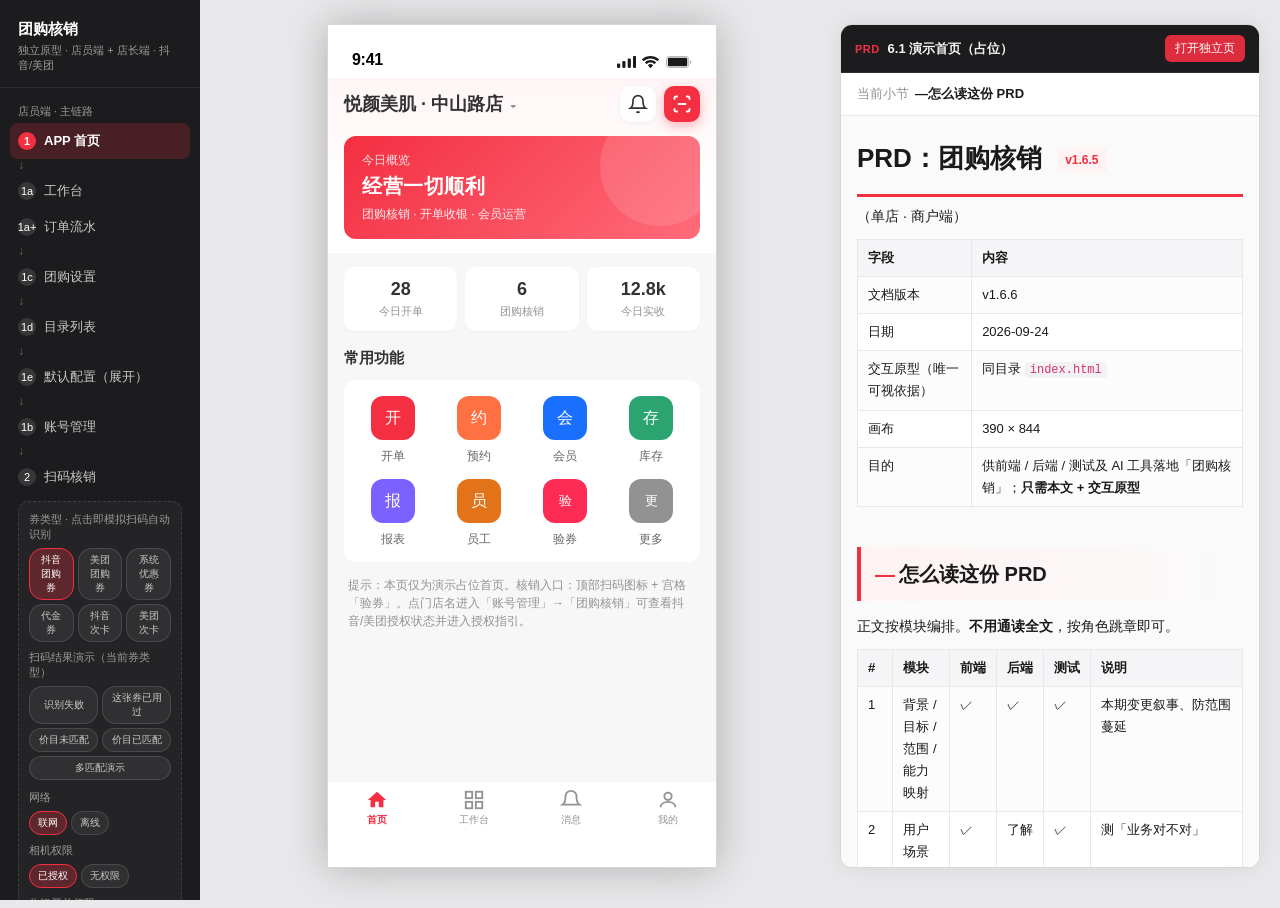
<file: index.html>
<!DOCTYPE html>
<html lang="zh-CN">
<head>
<meta charset="UTF-8">
<meta name="viewport" content="width=device-width, initial-scale=1.0, maximum-scale=1.0, user-scalable=no, viewport-fit=cover">
<title>剑琅联盟 · 团购核销</title>
<link rel="stylesheet" href="shell.css">
<link rel="stylesheet" href="app.css">
<link rel="stylesheet" href="workbench.css">
<script>
(function () {
  var root = document.documentElement;
  function preferMobile() {
    var q = new URLSearchParams(location.search).get('view');
    if (q === 'mobile') return true;
    if (q === 'desktop') return false;
    if (window.matchMedia('(max-width: 760px)').matches) return true;
    var touch = window.matchMedia('(pointer: coarse) and (hover: none)').matches;
    var shortSide = Math.min(screen.width || 0, screen.height || 0);
    return touch && shortSide > 0 && shortSide <= 500;
  }
  function syncAppHeight() {
    if (!root.classList.contains('view-mobile')) {
      root.style.removeProperty('--app-h');
      root.style.removeProperty('--app-w');
      root.style.removeProperty('--app-top');
      root.style.removeProperty('--app-left');
      return;
    }
    var vv = window.visualViewport;
    var h = vv && vv.height ? vv.height : (window.innerHeight || 0);
    var w = vv && vv.width ? vv.width : (window.innerWidth || 0);
    var top = vv && typeof vv.offsetTop === 'number' ? vv.offsetTop : 0;
    var left = vv && typeof vv.offsetLeft === 'number' ? vv.offsetLeft : 0;
    if (h > 0) root.style.setProperty('--app-h', h + 'px');
    if (w > 0) root.style.setProperty('--app-w', w + 'px');
    root.style.setProperty('--app-top', top + 'px');
    root.style.setProperty('--app-left', left + 'px');
  }
  function closeNavDrawer() {
    root.classList.remove('nav-drawer-open');
    var nav = document.querySelector('.site-nav');
    if (nav) {
      nav.classList.remove('is-dragging');
      nav.style.transform = '';
    }
    var mask = document.getElementById('navDrawerMask');
    if (mask) mask.setAttribute('aria-hidden', 'true');
  }
  function openNavDrawer() {
    if (!root.classList.contains('view-mobile')) return;
    root.classList.add('nav-drawer-open');
    var nav = document.querySelector('.site-nav');
    if (nav) {
      nav.classList.remove('is-dragging');
      nav.style.transform = '';
    }
    var mask = document.getElementById('navDrawerMask');
    if (mask) mask.setAttribute('aria-hidden', 'false');
  }
  function apply() {
    var mobile = preferMobile();
    root.classList.toggle('view-mobile', mobile);
    root.classList.toggle('view-desktop', !mobile);
    if (!mobile) closeNavDrawer();
    syncAppHeight();
  }
  function bindNavDrawer() {
    var nav = document.querySelector('.site-nav');
    var mask = document.getElementById('navDrawerMask');
    var edge = document.getElementById('navEdgeHit');
    if (!nav) return;

    var drag = null;
    function navWidth() {
      return nav.getBoundingClientRect().width || Math.min(window.innerWidth * 0.86, 300);
    }
    function setDragX(x) {
      var w = navWidth();
      var tx = Math.max(-w, Math.min(0, x));
      nav.classList.add('is-dragging');
      nav.style.transform = 'translate3d(' + tx + 'px,0,0)';
      if (mask && root.classList.contains('view-mobile')) {
        var p = 1 + tx / w;
        mask.style.opacity = String(Math.max(0, Math.min(1, p)));
        mask.style.pointerEvents = p > 0.05 ? 'auto' : 'none';
      }
      return tx;
    }
    function endDrag(tx) {
      var w = navWidth();
      nav.classList.remove('is-dragging');
      nav.style.transform = '';
      if (mask) mask.style.opacity = '';
      if (mask) mask.style.pointerEvents = '';
      if (tx > -w * 0.55) openNavDrawer();
      else closeNavDrawer();
    }
    function onStart(clientX, clientY, target) {
      if (!root.classList.contains('view-mobile')) return false;
      var open = root.classList.contains('nav-drawer-open');
      var fromEdge = clientX <= 22 || (edge && edge.contains(target));
      var fromNav = open && nav.contains(target);
      var fromMask = open && mask && mask.contains(target);
      if (!fromEdge && !fromNav && !fromMask) return false;
      drag = {
        x0: clientX,
        y0: clientY,
        open: open,
        axis: null,
        w: navWidth()
      };
      return true;
    }
    function onMove(clientX, clientY) {
      if (!drag) return;
      var dx = clientX - drag.x0;
      var dy = clientY - drag.y0;
      if (!drag.axis) {
        if (Math.abs(dx) < 8 && Math.abs(dy) < 8) return;
        drag.axis = Math.abs(dx) >= Math.abs(dy) ? 'x' : 'y';
        if (drag.axis === 'y') {
          drag = null;
          return;
        }
      }
      if (drag.axis !== 'x') return;
      var base = drag.open ? 0 : -drag.w;
      setDragX(base + dx);
    }
    function onEnd(clientX) {
      if (!drag) return;
      var dx = clientX - drag.x0;
      var base = drag.open ? 0 : -drag.w;
      var tx = Math.max(-drag.w, Math.min(0, base + dx));
      var wasAxis = drag.axis;
      drag = null;
      if (wasAxis !== 'x') {
        nav.classList.remove('is-dragging');
        nav.style.transform = '';
        return;
      }
      endDrag(tx);
    }

    document.addEventListener('touchstart', function (e) {
      if (!e.touches || !e.touches[0]) return;
      var t = e.touches[0];
      onStart(t.clientX, t.clientY, e.target);
    }, { passive: true });
    document.addEventListener('touchmove', function (e) {
      if (!drag || drag.axis === 'y') return;
      if (!e.touches || !e.touches[0]) return;
      var t = e.touches[0];
      if (drag.axis === 'x') {
        onMove(t.clientX, t.clientY);
        if (e.cancelable) e.preventDefault();
      } else {
        onMove(t.clientX, t.clientY);
      }
    }, { passive: false });
    document.addEventListener('touchend', function (e) {
      var t = e.changedTouches && e.changedTouches[0];
      onEnd(t ? t.clientX : 0);
    }, { passive: true });
    document.addEventListener('touchcancel', function () {
      if (!drag) return;
      drag = null;
      nav.classList.remove('is-dragging');
      nav.style.transform = '';
      if (mask) {
        mask.style.opacity = '';
        mask.style.pointerEvents = '';
      }
    }, { passive: true });

    if (mask) {
      mask.addEventListener('click', function () { closeNavDrawer(); });
    }
    /* 点流程跳转后收起；演示条按钮保持打开便于连点 */
    nav.addEventListener('click', function (e) {
      if (!root.classList.contains('view-mobile')) return;
      var flowBtn = e.target.closest('.nav-item[data-flow], a.nav-link');
      if (flowBtn) closeNavDrawer();
    });
  }

  apply();
  window.__dyApplyViewShell = apply;
  window.__dySyncAppHeight = syncAppHeight;
  window.__dyOpenNavDrawer = openNavDrawer;
  window.__dyCloseNavDrawer = closeNavDrawer;
  if (document.readyState === 'loading') {
    document.addEventListener('DOMContentLoaded', bindNavDrawer);
  } else {
    bindNavDrawer();
  }
})();
</script>
  <link rel="stylesheet" href="auth-open.css">
</head>
<body>
<aside class="site-nav">
  <div class="nav-brand">
    <div class="t">团购核销</div>
    <div class="s">独立原型 · 店员端 + 店长端 · 抖音/美团</div>
  </div>
  <div class="nav-group">
    <div class="g-t">店员端 · 主链路</div>
    <button type="button" class="nav-item on" data-flow="home"><span class="idx">1</span>APP 首页</button>
    <div class="nav-arrow">↓</div>
    <button type="button" class="nav-item" data-flow="workbench"><span class="idx">1a</span>工作台</button>
    <button type="button" class="nav-item" data-flow="order-flow"><span class="idx">1a+</span>订单流水</button>
    <div class="nav-arrow">↓</div>
    <button type="button" class="nav-item" data-flow="tg-set"><span class="idx">1c</span>团购设置</button>
    <div class="nav-arrow">↓</div>
    <button type="button" class="nav-item" data-flow="tg-deals"><span class="idx">1d</span>目录列表</button>
    <div class="nav-arrow">↓</div>
    <button type="button" class="nav-item" data-flow="tg-deals" data-demo-expand="1"><span class="idx">1e</span>默认配置（展开）</button>
    <div class="nav-arrow">↓</div>
    <button type="button" class="nav-item" data-flow="account"><span class="idx">1b</span>账号管理</button>
    <div class="nav-arrow">↓</div>
    <button type="button" class="nav-item" data-flow="scan"><span class="idx">2</span>扫码核销</button>
    <div class="nav-demo-scan" id="navDemoScan">
      <div class="nav-demo-label">券类型 · 点击即模拟扫码自动识别</div>
      <div class="auth-state-bar nav-demo-actions" id="scanCouponBar">
        <button type="button" class="on" data-scan-coupon="douyin">抖音团购券</button>
        <button type="button" data-scan-coupon="meituan">美团团购券</button>
        <button type="button" data-scan-coupon="coupon">系统优惠券</button>
        <button type="button" data-scan-coupon="voucher">代金券</button>
        <button type="button" data-scan-coupon="times-dy">抖音次卡</button>
        <button type="button" data-scan-coupon="times-mt">美团次卡</button>
      </div>
      <div class="nav-demo-label" style="margin-top:8px;">扫码结果演示（当前券类型）</div>
      <div class="auth-state-bar nav-demo-actions" id="scanScenarioBar">
        <button type="button" data-demo-scan="fail-read">识别失败</button>
        <button type="button" data-demo-scan="dup">这张券已用过</button>
        <button type="button" data-demo-scan="mismatch">价目未匹配</button>
        <button type="button" data-demo-scan="matched">价目已匹配</button>
        <button type="button" data-demo-scan="multi">多匹配演示</button>
      </div>
      <div class="nav-demo-label" style="margin-top:10px;">网络</div>
      <div class="auth-state-bar" id="demoNetBar">
        <button type="button" class="on" data-demo-net="online">联网</button>
        <button type="button" data-demo-net="offline">离线</button>
      </div>
      <div class="nav-demo-label" style="margin-top:8px;">相机权限</div>
      <div class="auth-state-bar" id="demoCamBar">
        <button type="button" class="on" data-demo-cam="ok">已授权</button>
        <button type="button" data-demo-cam="denied">无权限</button>
      </div>
      <div class="nav-demo-label" style="margin-top:8px;">收银开单权限</div>
      <div class="auth-state-bar" id="demoPermBar">
        <button type="button" class="on" data-demo-perm="ok">已开启</button>
        <button type="button" data-demo-perm="none">已关闭</button>
      </div>
    </div>
    <div class="nav-arrow">↓</div>
    <button type="button" class="nav-item" data-flow="input"><span class="idx">3</span>输码验券</button>
    <div class="nav-arrow">↓</div>
    <button type="button" class="nav-item" data-flow="result"><span class="idx">4</span>验券结果</button>
    <div class="nav-arrow">↓</div>
    <button type="button" class="nav-item" data-flow="confirm"><span class="idx">5</span>核销确认</button>
    <div class="nav-arrow">↓</div>
    <button type="button" class="nav-item" data-flow="pick-member"><span class="idx">5a</span>选择顾客</button>
    <div class="nav-arrow">↓</div>
    <button type="button" class="nav-item" data-flow="success"><span class="idx">6</span>核销成功</button>
  </div>
  <div class="nav-group">
    <div class="g-t">验券订单</div>
    <button type="button" class="nav-item" data-flow="orders"><span class="idx">7</span>核销明细</button>
    <div class="nav-arrow">↓</div>
    <button type="button" class="nav-item" data-flow="detail"><span class="idx">8</span>订单详情</button>
    <button type="button" class="nav-item" data-flow="revoke-ok"><span class="idx">9</span>撤销成功</button>
    <button type="button" class="nav-item" data-flow="revoke-fail"><span class="idx">!</span>撤销失败</button>
  </div>
  <div class="nav-group">
    <div class="g-t">异常 / 横切</div>
    <button type="button" class="nav-item" data-flow="cam-denied"><span class="idx">!</span>相机无权限</button>
    <button type="button" class="nav-item" data-flow="tpl-offline"><span class="idx">!</span>断网模板</button>
    <button type="button" class="nav-item" data-flow="tpl-timeout"><span class="idx">!</span>超时模板</button>
    <button type="button" class="nav-item" data-flow="tpl-noperm"><span class="idx">!</span>无权限模板</button>
    <button type="button" class="nav-item" data-flow="verify-fail"><span class="idx">!</span>验券失败</button>
    <div class="nav-demo-scan" id="navVerifyFailDemo">
      <div class="nav-demo-label">验券失败态</div>
      <div class="auth-state-bar" id="verifyFailSwitch">
        <button type="button" class="on" data-vfail="invalid">无效/过期</button>
        <button type="button" data-vfail="used">已核销</button>
        <button type="button" data-vfail="store">非本店</button>
        <button type="button" data-vfail="network">网络超时</button>
      </div>
    </div>
    <button type="button" class="nav-item" data-flow="fail"><span class="idx">!</span>核销失败</button>
    <div class="nav-demo-scan" id="navFailDemo">
      <div class="nav-demo-label">核销失败态</div>
      <div class="auth-state-bar" id="failSwitch">
        <button type="button" class="on" data-fail="invalid">无效/过期</button>
        <button type="button" data-fail="used">已核销</button>
        <button type="button" data-fail="store">非本店</button>
        <button type="button" data-fail="perm">无权限</button>
        <button type="button" data-fail="network">网络超时</button>
      </div>
    </div>
  </div>
  <div class="nav-group">
    <div class="g-t">店长端</div>
    <button type="button" class="nav-item" data-flow="owner-auth"><span class="idx">A</span>抖音开通</button>
    <div class="nav-demo-scan" id="aoDemoBar">
      <div class="nav-demo-label">开通状态演示（当前 A/B 平台）</div>
      <div class="auth-state-bar" id="aoStateBar">
        <button type="button" data-ao-demo="initial">未开通</button>
        <button type="button" data-ao-demo="merchantReviewing">审核中</button>
        <button type="button" data-ao-demo="merchantFailed">认证失败</button>
        <button type="button" data-ao-demo="merchant">1/3</button>
        <button type="button" data-ao-demo="auth">2/3</button>
        <button type="button" class="on" data-ao-demo="complete">已开通</button>
        <button type="button" data-ao-demo="expired">已过期</button>
        <button type="button" data-ao-demo="fallback">授权兜底</button>
      </div>
    </div>
    <button type="button" class="nav-item" data-flow="owner-auth-mt"><span class="idx">B</span>美团开通</button>
  </div>
  <div class="nav-group">
    <div class="g-t">文档</div>
    <a class="nav-item nav-link" href="PRD-团购核销.html" target="_blank" rel="noopener">
      <span class="idx">P</span>PRD 预览
    </a>
  </div>
  <div class="nav-group grow">
    <div class="g-t">说明</div>
    <div style="padding:6px 8px;font-size:11px;color:#9a9a9a;line-height:1.55;">APP 首页仅为演示占位。本期单店·团购核销（抖音/美团均经汇付天下 ISV；扫码自动识别券类型）。系统优惠券走线上 APP 既有核销；次卡可核销（独立选择本次次数、按次开单）；代金券提示不支持。</div>
  </div>
</aside>
<div class="nav-drawer-mask" id="navDrawerMask" aria-hidden="true"></div>
<div class="nav-edge-hit" id="navEdgeHit" aria-hidden="true"></div>

<div class="stage">
  <div id="frame">
    <div class="phone-inner">
      <div class="status-bar">
        <div class="status-bar__time">9:41</div>
        <div class="status-bar__icons">
          <svg width="19.2" height="12" viewBox="0 0 19.2002 12" fill="none"><path d="M2.13379 7.40039C2.72262 7.40066 3.2001 7.91493 3.2002 8.5498V10.8496C3.2002 11.4846 2.72268 11.9997 2.13379 12H1.06641C0.477422 11.9998 0 11.4846 0 10.8496V8.5498C9.79152e-05 7.91486 0.477483 7.40054 1.06641 7.40039H2.13379ZM7.43359 5C8.02258 5.00015 8.5 5.52275 8.5 6.16699V10.833C8.5 11.4772 8.02258 11.9998 7.43359 12H6.36621C5.77732 11.9997 5.2998 11.4772 5.2998 10.833V6.16699C5.2998 5.52283 5.77732 5.00027 6.36621 5H7.43359ZM12.833 2.40039C13.422 2.40039 13.9003 2.91564 13.9004 3.55176V10.8477C13.9004 11.4839 13.4221 12 12.833 12H11.7666C11.1775 12 10.7002 11.4839 10.7002 10.8477V3.55176C10.7003 2.91566 11.1776 2.40043 11.7666 2.40039H12.833ZM18.1338 0C18.7227 0.00025962 19.2002 0.50384 19.2002 1.125V10.875C19.2002 11.4962 18.7227 11.9997 18.1338 12H17.0664C16.4774 11.9999 16 11.4962 16 10.875V1.125C16 0.503771 16.4774 0.000148442 17.0664 0H18.1338Z" fill="#1A1A1A"/></svg>
          <svg width="17" height="12" viewBox="0 0 17 12" fill="none"><path d="M6.11231 8.95898C7.49091 7.68034 9.51016 7.68016 10.8887 8.95898C10.9579 9.02774 10.9981 9.12508 11 9.22753C11.0019 9.33007 10.9652 9.42913 10.8984 9.50097L8.73926 11.8906C8.67602 11.9606 8.58985 12 8.50001 12C8.41016 12 8.32398 11.9606 8.26075 11.8906L6.10157 9.50097C6.03487 9.42907 5.99803 9.33008 6.00001 9.22753C6.00199 9.12499 6.04291 9.02771 6.11231 8.95898ZM3.1084 6.11034C6.14692 3.29648 10.8531 3.29648 13.8916 6.11034C13.9601 6.17631 13.999 6.26741 14 6.3623C14.0009 6.45701 13.9635 6.54798 13.8965 6.61523L12.6201 7.89941C12.4886 8.03051 12.2756 8.03383 12.1406 7.90624C11.1429 7.00679 9.84502 6.50878 8.49903 6.50878C7.15382 6.50934 5.85652 7.00732 4.85938 7.90624C4.72442 8.03384 4.51142 8.03051 4.37989 7.89941L3.10352 6.61523C3.03647 6.54807 2.99919 6.45699 3.00001 6.3623C3.00091 6.26738 3.03986 6.17631 3.1084 6.11034ZM0.107428 3.19335C4.79922 -1.06448 12.2007 -1.06442 16.8926 3.19335C16.9605 3.25661 16.9994 3.34337 17 3.43358C17.0005 3.52372 16.9636 3.61083 16.8965 3.6748L15.6094 4.90429C15.4768 5.03049 15.2616 5.03147 15.127 4.90722C13.3394 3.29788 10.9665 2.40048 8.50001 2.40038C6.03341 2.40049 3.66077 3.29781 1.87305 4.90722C1.73852 5.03166 1.52312 5.03068 1.39063 4.90429L0.103522 3.6748C0.0365013 3.6108 -0.00055106 3.52371 6.19569e-06 3.43358C0.000632915 3.34337 0.0394625 3.25656 0.107428 3.19335Z" fill="#1A1A1A"/></svg>
          <svg width="27.3" height="12" viewBox="0 0 27.328 13" fill="none"><g><rect x="0.5" y="0.5" width="24" height="12" rx="3" stroke="#1A1A1A" opacity="0.35"/><path d="M26 4.66667V8.66667C26.8047 8.32789 27.328 7.5398 27.328 6.66667C27.328 5.79353 26.8047 5.00544 26 4.66667" fill="#1A1A1A" opacity="0.4"/><rect x="2" y="2" width="21" height="9" rx="1.33333" fill="#1A1A1A"/></g></svg>
        </div>
      </div>

      <!-- ========== HOME ========== -->
      <div class="screen active" id="screen-home" data-flow="home">
        <div class="page-body" style="padding-bottom:0;display:flex;flex-direction:column;">
          <div class="home-top">
            <div class="home-store-row">
              <button type="button" class="home-store-name" id="homeStoreBtn" aria-label="账号管理" title="账号管理">悦颜美肌 · 中山路店 <span class="chev">▾</span></button>
              <button type="button" class="home-icon-btn" aria-label="消息" tabindex="-1">
                <svg width="20" height="20" viewBox="0 0 24 24" fill="none" stroke="currentColor" stroke-width="2"><path d="M18 8A6 6 0 0 0 6 8c0 7-3 9-3 9h18s-3-2-3-9"/><path d="M13.73 21a2 2 0 0 1-3.46 0"/></svg>
              </button>
              <button type="button" class="home-icon-btn scan" id="homeScanBtn" aria-label="扫码核销" title="扫码核销">
                <svg width="20" height="20" viewBox="0 0 24 24" fill="none" stroke="currentColor" stroke-width="2.2"><path d="M3 7V5a2 2 0 0 1 2-2h2M17 3h2a2 2 0 0 1 2 2v2M21 17v2a2 2 0 0 1-2 2h-2M7 21H5a2 2 0 0 1-2-2v-2"/><path d="M7 12h10"/></svg>
              </button>
            </div>
            <div class="home-banner">
              <div class="b-kicker">今日概览</div>
              <div class="b-title">经营一切顺利</div>
              <div class="b-sub">团购核销 · 开单收银 · 会员运营</div>
            </div>
          </div>
          <div class="home-stats">
            <div class="home-stat"><div class="n">28</div><div class="l">今日开单</div></div>
            <div class="home-stat"><div class="n">6</div><div class="l">团购核销</div></div>
            <div class="home-stat"><div class="n">12.8k</div><div class="l">今日实收</div></div>
          </div>
          <div class="home-section" style="flex:1;">
            <div class="sec-h">常用功能</div>
            <div class="home-grid">
              <div class="home-grid-item"><div class="ico" style="background:#F32F41;">开</div><div class="lab">开单</div></div>
              <div class="home-grid-item"><div class="ico" style="background:#FF7043;">约</div><div class="lab">预约</div></div>
              <div class="home-grid-item"><div class="ico" style="background:#1A70FE;">会</div><div class="lab">会员</div></div>
              <div class="home-grid-item"><div class="ico" style="background:#2BA471;">存</div><div class="lab">库存</div></div>
              <div class="home-grid-item"><div class="ico" style="background:#7B61FF;">报</div><div class="lab">报表</div></div>
              <div class="home-grid-item"><div class="ico" style="background:#E37318;">员</div><div class="lab">员工</div></div>
              <button type="button" class="home-grid-item" id="homeVerifyBtn" style="cursor:pointer;" aria-label="验券" title="验券"><div class="ico" style="background:#FE2C55;">验</div><div class="lab">验券</div></button>
              <button type="button" class="home-grid-item" id="homeMoreBtn" style="cursor:pointer;" aria-label="更多" title="更多"><div class="ico" style="background:#929292;">更</div><div class="lab">更多</div></button>
            </div>
            <p style="margin:14px 4px 0;font-size:12px;color:#929292;line-height:1.5;">提示：本页仅为演示占位首页。核销入口：顶部扫码图标 + 宫格「验券」。点门店名进入「账号管理」→「团购核销」可查看抖音/美团授权状态并进入授权指引。</p>
          </div>
          <div class="home-bottom-tab">
            <button type="button" class="tab on" data-home-tab="home"><svg width="22" height="22" viewBox="0 0 24 24" fill="currentColor"><path d="M10 20v-6h4v6h5v-8h3L12 3 2 12h3v8z"/></svg>首页</button>
            <button type="button" class="tab" id="homeTabWorkbench" data-home-tab="workbench"><svg width="22" height="22" viewBox="0 0 24 24" fill="none" stroke="currentColor" stroke-width="2"><rect x="3" y="3" width="7" height="7"/><rect x="14" y="3" width="7" height="7"/><rect x="14" y="14" width="7" height="7"/><rect x="3" y="14" width="7" height="7"/></svg>工作台</button>
            <button type="button" class="tab" data-home-tab="msg"><svg width="22" height="22" viewBox="0 0 24 24" fill="none" stroke="currentColor" stroke-width="2"><path d="M18 8A6 6 0 0 0 6 8c0 7-3 9-3 9h18s-3-2-3-9"/></svg>消息</button>
            <button type="button" class="tab" data-home-tab="me"><svg width="22" height="22" viewBox="0 0 24 24" fill="none" stroke="currentColor" stroke-width="2"><circle cx="12" cy="8" r="4"/><path d="M4 20c0-4 4-6 8-6s8 2 8 6"/></svg>我的</button>
          </div>
        </div>
      </div>

<!-- ========== WORKBENCH ========== -->
      <div class="screen" id="screen-workbench" data-flow="workbench">
        <div class="page-title-bar"><span class="title">工作台</span></div>
        <div class="page-body wb-body">
          <section class="wb-sec">
            <h2 class="wb-sec__title">常用功能</h2>
            <div class="wb-grid">
              <button type="button" class="wb-tile" data-wb="bill"><span class="wb-tile__icon"><img src="assets/workbench/bill.png" alt="" width="42" height="42"></span><span class="wb-tile__label">开单</span></button>
              <button type="button" class="wb-tile" data-wb="flow"><span class="wb-tile__icon"><img src="assets/workbench/flow.png" alt="" width="42" height="42"></span><span class="wb-tile__label">订单流水</span></button>
              <button type="button" class="wb-tile" data-wb="appt"><span class="wb-tile__badge">3</span><span class="wb-tile__icon"><img src="assets/workbench/appt.png" alt="" width="42" height="42"></span><span class="wb-tile__label">预约管理</span></button>
              <button type="button" class="wb-tile" data-wb="hold"><span class="wb-tile__icon"><img src="assets/workbench/hold.png" alt="" width="42" height="42"></span><span class="wb-tile__label">挂单</span></button>
            </div>
          </section>
          <section class="wb-sec">
            <h2 class="wb-sec__title">经营管理</h2>
            <div class="wb-grid">
              <button type="button" class="wb-tile" data-wb="analysis"><span class="wb-tile__icon"><img src="assets/workbench/analysis.png" alt="" width="42" height="42"></span><span class="wb-tile__label">经营分析</span></button>
              <button type="button" class="wb-tile" data-wb="customer"><span class="wb-tile__icon"><img src="assets/workbench/customer.png" alt="" width="42" height="42"></span><span class="wb-tile__label">客户管理</span></button>
              <button type="button" class="wb-tile" data-wb="self"><span class="wb-tile__icon"><img src="assets/workbench/self.png" alt="" width="42" height="42"></span><span class="wb-tile__label">自助收银</span></button>
              <button type="button" class="wb-tile" data-wb="expense"><span class="wb-tile__icon"><img src="assets/workbench/expense.png" alt="" width="42" height="42"></span><span class="wb-tile__label">支出管理</span></button>
            </div>
          </section>
          <section class="wb-sec">
            <h2 class="wb-sec__title">营销获客</h2>
            <div class="wb-grid">
              <button type="button" class="wb-tile" data-wb="mall"><span class="wb-tile__trial">限时体验</span><span class="wb-tile__icon"><img src="assets/workbench/mall.png" alt="" width="42" height="42"></span><span class="wb-tile__label">商城</span></button>
              <button type="button" class="wb-tile" data-wb="supplier"><span class="wb-tile__icon"><img src="assets/workbench/supplier.png" alt="" width="42" height="42"></span><span class="wb-tile__label">供应商</span></button>
              <button type="button" class="wb-tile" data-wb="works"><span class="wb-tile__icon"><img src="assets/workbench/works.png" alt="" width="42" height="42"></span><span class="wb-tile__label">作品管理</span></button>
              <button type="button" class="wb-tile" data-wb="coupon"><span class="wb-tile__trial">限时体验</span><span class="wb-tile__icon"><img src="assets/workbench/coupon.png" alt="" width="42" height="42"></span><span class="wb-tile__label">优惠券</span></button>
              <button type="button" class="wb-tile" data-wb="reputation"><span class="wb-tile__icon"><img src="assets/workbench/reputation.png" alt="" width="42" height="42"></span><span class="wb-tile__label">店铺口碑</span></button>
              <button type="button" class="wb-tile" data-wb="poster"><span class="wb-tile__icon"><img src="assets/workbench/poster.png" alt="" width="42" height="42"></span><span class="wb-tile__label">海报工坊</span></button>
              <button type="button" class="wb-tile" data-wb="newguest"><span class="wb-tile__icon"><img src="assets/workbench/newguest.png" alt="" width="42" height="42"></span><span class="wb-tile__label">新客礼遇</span></button>
            </div>
          </section>
          <section class="wb-sec">
            <h2 class="wb-sec__title">店铺管理</h2>
            <div class="wb-grid">
              <button type="button" class="wb-tile" data-wb="price"><span class="wb-tile__icon"><img src="assets/workbench/price.png" alt="" width="42" height="42"></span><span class="wb-tile__label">价目表</span></button>
              <button type="button" class="wb-tile" data-wb="card"><span class="wb-tile__icon"><img src="assets/workbench/card.png" alt="" width="42" height="42"></span><span class="wb-tile__label">卡管理</span></button>
              <button type="button" class="wb-tile" data-wb="store"><span class="wb-tile__icon"><img src="assets/workbench/store.png" alt="" width="42" height="42"></span><span class="wb-tile__label">门店管理</span></button>
              <button type="button" class="wb-tile" data-wb="decor"><span class="wb-tile__icon"><img src="assets/workbench/decor.png" alt="" width="42" height="42"></span><span class="wb-tile__label">店铺装修</span></button>
              <button type="button" class="wb-tile" data-wb="stock"><span class="wb-tile__trial">限时体验</span><span class="wb-tile__icon"><img src="assets/workbench/stock.png" alt="" width="42" height="42"></span><span class="wb-tile__label">库存管理</span></button>
              <button type="button" class="wb-tile" data-wb="device"><span class="wb-tile__icon"><img src="assets/workbench/device.png" alt="" width="42" height="42"></span><span class="wb-tile__label">设备管理</span></button>
              <button type="button" class="wb-tile" data-wb="popup"><span class="wb-tile__icon"><img src="assets/workbench/popup.png" alt="" width="42" height="42"></span><span class="wb-tile__label">小程序弹窗</span></button>
              <button type="button" class="wb-tile" data-wb="tuangou-set"><span class="wb-tile__icon"><img src="assets/workbench/tuangou-set.svg" alt="" width="42" height="42"></span><span class="wb-tile__label">团购设置</span></button>
            </div>
          </section>
          <section class="wb-sec">
            <h2 class="wb-sec__title">员工管理</h2>
            <div class="wb-grid">
              <button type="button" class="wb-tile" data-wb="staff"><span class="wb-tile__icon"><img src="assets/workbench/staff.png" alt="" width="42" height="42"></span><span class="wb-tile__label">员工管理</span></button>
              <button type="button" class="wb-tile" data-wb="rank"><span class="wb-tile__trial">限时体验</span><span class="wb-tile__icon"><img src="assets/workbench/rank.png" alt="" width="42" height="42"></span><span class="wb-tile__label">业绩排行</span></button>
              <button type="button" class="wb-tile" data-wb="salary"><span class="wb-tile__icon"><img src="assets/workbench/salary.png" alt="" width="42" height="42"></span><span class="wb-tile__label">员工薪资</span></button>
              <button type="button" class="wb-tile" data-wb="commission"><span class="wb-tile__icon"><img src="assets/workbench/commission.png" alt="" width="42" height="42"></span><span class="wb-tile__label">提成设置</span></button>
            </div>
          </section>
          <section class="wb-sec">
            <h2 class="wb-sec__title">学习培训</h2>
            <div class="wb-grid">
              <button type="button" class="wb-tile" data-wb="learn"><span class="wb-tile__icon"><img src="assets/workbench/learn.png" alt="" width="42" height="42"></span><span class="wb-tile__label">学习培训</span></button>
              <button type="button" class="wb-tile" data-wb="course"><span class="wb-tile__icon"><img src="assets/workbench/course.png" alt="" width="42" height="42"></span><span class="wb-tile__label">课程广场</span></button>
              <button type="button" class="wb-tile" data-wb="signup"><span class="wb-tile__icon"><img src="assets/workbench/signup.png" alt="" width="42" height="42"></span><span class="wb-tile__label">我的报名</span></button>
              <button type="button" class="wb-tile" data-wb="teacher"><span class="wb-tile__icon"><img src="assets/workbench/teacher.png" alt="" width="42" height="42"></span><span class="wb-tile__label">讲师入驻</span></button>
            </div>
          </section>
        </div>
        <nav class="wb-tabbar wb-tabbar--four" aria-label="底部导航">
          <button type="button" class="wb-tab" data-wb-tab="home" aria-label="首页">
            <span class="wb-tab__icon"><svg width="22" height="22" viewBox="0 0 24 24" fill="currentColor"><path d="M10 20v-6h4v6h5v-8h3L12 3 2 12h3v8z"/></svg></span>
            <span>首页</span>
          </button>
          <button type="button" class="wb-tab is-on" data-wb-tab="workbench" aria-label="工作台">
            <span class="wb-tab__icon"><svg width="22" height="22" viewBox="0 0 24 24" fill="none" stroke="currentColor" stroke-width="2"><rect x="3" y="3" width="7" height="7"/><rect x="14" y="3" width="7" height="7"/><rect x="14" y="14" width="7" height="7"/><rect x="3" y="14" width="7" height="7"/></svg></span>
            <span>工作台</span>
          </button>
          <button type="button" class="wb-tab" data-wb-tab="msg" aria-label="消息">
            <span class="wb-tab__icon"><svg width="22" height="22" viewBox="0 0 24 24" fill="none" stroke="currentColor" stroke-width="2"><path d="M18 8A6 6 0 0 0 6 8c0 7-3 9-3 9h18s-3-2-3-9"/></svg></span>
            <span>消息</span>
          </button>
          <button type="button" class="wb-tab" data-wb-tab="me" aria-label="我的">
            <span class="wb-tab__icon"><svg width="22" height="22" viewBox="0 0 24 24" fill="none" stroke="currentColor" stroke-width="2"><circle cx="12" cy="8" r="4"/><path d="M4 20c0-4 4-6 8-6s8 2 8 6"/></svg></span>
            <span>我的</span>
          </button>
        </nav>
      </div>
<!-- ========== /WORKBENCH ========== -->

      <!-- ========== 订单流水 / 门店流水（示意 · 对齐 Figma 665:994） ========== -->
      <div class="screen" id="screen-order-flow" data-flow="order-flow">
        <div class="page-title-bar">
          <button type="button" class="btn-back" data-back aria-label="返回">
            <svg width="24" height="24" viewBox="0 0 24 24" fill="none" stroke="currentColor" stroke-width="2"><path d="M15 18l-6-6 6-6"/></svg>
          </button>
          <span class="title">门店流水</span>
          <button type="button" class="btn-side" id="btnOrderFlowFilter" aria-label="筛选">筛选</button>
        </div>
        <div class="of-tabs" role="tablist">
          <button type="button" class="of-tab on" data-of-tab="all">全部<small>2</small></button>
          <button type="button" class="of-tab" data-of-tab="project">项目<small>1</small></button>
          <button type="button" class="of-tab" data-of-tab="product">产品<small>1</small></button>
          <button type="button" class="of-tab" data-of-tab="card">会员卡</button>
          <button type="button" class="of-tab" data-of-tab="void">作废</button>
        </div>
        <div class="page-body of-body">
          <div class="of-card" data-of-plat="douyin">
            <div class="of-card__head">
              <div class="of-card__user">
                <img class="of-card__avatar" src="assets/icons/of-avatar-female.png" alt="" width="38" height="38">
                <span class="of-card__uname">陈女士</span>
              </div>
              <span class="of-card__status">已完成</span>
            </div>
            <div class="of-card__goods">
              <img class="of-card__logo" src="assets/icons/douyin-logo.svg" alt="" width="48" height="48">
              <div class="of-card__goods-main">
                <div class="of-card__goods-row">
                  <span class="of-card__tuan" aria-hidden="true">团</span>
                  <span class="of-card__gname">深层补水护理 · 单次体验</span>
                  <span class="of-card__gprice">¥ 268.00</span>
                </div>
                <div class="of-card__staff">服务人 <span>|</span> 顾清扬</div>
              </div>
            </div>
            <div class="of-card__pay">
              <span class="of-card__pay-plat"><img src="assets/icons/douyin-logo.svg" alt="" width="16" height="16">抖音</span>
              <span class="of-card__pay-amt">-¥ 268.00</span>
            </div>
            <div class="of-card__total">实付总额：¥ 268.00</div>
            <div class="of-card__dash" aria-hidden="true"></div>
            <div class="of-card__time"><span>开单时间：</span><span>2026.09.03 15:42</span></div>
          </div>
          <div class="of-card" data-of-plat="meituan">
            <div class="of-card__head">
              <div class="of-card__user">
                <img class="of-card__avatar" src="assets/icons/of-avatar-female.png" alt="" width="38" height="38">
                <span class="of-card__uname">陈女士</span>
              </div>
              <span class="of-card__status">已完成</span>
            </div>
            <div class="of-card__goods">
              <img class="of-card__logo" src="assets/icons/meituan-logo.svg" alt="" width="48" height="48">
              <div class="of-card__goods-main">
                <div class="of-card__goods-row">
                  <span class="of-card__tuan" aria-hidden="true">团</span>
                  <span class="of-card__gname">深层补水护理 · 美团专享</span>
                  <span class="of-card__gprice">¥ 258.00</span>
                </div>
                <div class="of-card__staff">服务人 <span>|</span> 顾清扬</div>
              </div>
            </div>
            <div class="of-card__pay">
              <span class="of-card__pay-plat"><img src="assets/icons/meituan-logo.svg" alt="" width="16" height="16">美团</span>
              <span class="of-card__pay-amt">-¥ 258.00</span>
            </div>
            <div class="of-card__total">实付总额：¥ 258.00</div>
            <div class="of-card__dash" aria-hidden="true"></div>
            <div class="of-card__time"><span>开单时间：</span><span>2026.09.03 16:10</span></div>
          </div>
          <p class="of-note">示意：团购核销订单左侧商品图为 48×48 平台方标；消费项标题为核销团购券名，左侧「团」标区分团购单。撤销后在「作废」Tab 展示（产品规则见 PRD；本页样例为已完成）。</p>
        </div>
      </div>

      <!-- ========== 团购设置 ========== -->
      <div class="screen" id="screen-tg-set" data-flow="tg-set">
        <div class="page-title-bar">
          <button type="button" class="btn-back" data-back aria-label="返回">
            <svg width="24" height="24" viewBox="0 0 24 24" fill="none" stroke="currentColor" stroke-width="2"><path d="M15 18l-6-6 6-6"/></svg>
          </button>
          <span class="title">团购设置</span>
        </div>
        <div class="tg-set-tip" role="note">
          <img class="tg-set-tip__ico" src="assets/icons/info-circle-blue.svg" alt="" width="16" height="16">
          <span class="tg-set-tip__txt">预先为团购券匹配消费项，核销时自动带入并生成订单。</span>
        </div>
        <div class="page-body tg-set-body">
          <button type="button" class="tg-plat-card" id="tgCardDy" data-tg-plat="douyin">
            <div class="tg-plat-card__logo"><img src="assets/icons/douyin-logo.svg" alt="" width="48" height="48"></div>
            <div class="tg-plat-card__main">
              <div class="tg-plat-card__title">抖音团购</div>
              <div class="tg-plat-card__status" id="tgCardDyStatus">共9项</div>
            </div>
            <img class="tg-plat-card__chev" src="assets/icons/chevron-circle-right.svg" alt="" width="24" height="24" aria-hidden="true">
          </button>
          <button type="button" class="tg-plat-card" id="tgCardMt" data-tg-plat="meituan">
            <div class="tg-plat-card__logo"><img src="assets/icons/meituan-logo.svg" alt="" width="48" height="48"></div>
            <div class="tg-plat-card__main">
              <div class="tg-plat-card__title">美团团购</div>
              <div class="tg-plat-card__status" id="tgCardMtStatus">共9项</div>
            </div>
            <img class="tg-plat-card__chev" src="assets/icons/chevron-circle-right.svg" alt="" width="24" height="24" aria-hidden="true">
          </button>
        </div>
      </div>

      <!-- ========== 团购券列表 ========== -->
      <div class="screen" id="screen-tg-deals" data-flow="tg-deals">
        <div class="page-title-bar">
          <button type="button" class="btn-back" data-back aria-label="返回">
            <svg width="24" height="24" viewBox="0 0 24 24" fill="none" stroke="currentColor" stroke-width="2"><path d="M15 18l-6-6 6-6"/></svg>
          </button>
          <span class="title" id="tgDealsTitle">抖音团购券</span>
        </div>
        <div class="plat-tabs" id="tgStoreTabs" hidden role="tablist" aria-label="门店"></div>
        <div class="page-body tg-deals-body">
          <div class="tg-deal-list" id="tgDealList"></div>
          <div class="tg-deal-empty" id="tgDealEmpty" hidden>
            <div class="tg-deal-empty__t" id="tgDealEmptyTitle">暂无团购券</div>
            <div class="tg-deal-empty__s" id="tgDealEmptyDesc">请确认授权范围含商品同步能力。</div>
          </div>
        </div>
      </div>

      <!-- ========== 团购券默认配置（内联宿主 · 列表展开时挂载；整页入口已废弃） ========== -->
      <div class="screen" id="screen-tg-config" data-flow="tg-config" hidden aria-hidden="true">
        <div id="tgConfigInlineSlot">
          <!-- 次卡专属字段（列表头无此项）；团购券不展示 -->
          <div class="tg-config-times-kv" id="tgConfigTimesBlock" hidden>
            <div class="face" id="tgConfigTimesTotalRow">
              <span class="k">总次数</span>
              <span class="v" id="tgConfigTimesTotal">10 次</span>
            </div>
            <div class="face" id="tgConfigTimesUnitRow">
              <span class="k">单次结算价</span>
              <span class="v" id="tgConfigTimesUnit">¥198</span>
            </div>
          </div>
          <div class="info-card info-card--order">
            <div class="kv-list">
              <div class="kv" id="tgConfigMatchRow">
                <span class="k" id="tgConfigMatchLabel">核销项目</span>
                <div class="v match-row-block">
                  <button type="button" class="match-pick-cta" id="btnTgPickMatch">
                    <span>选择消费项</span>
                    <img src="assets/icons/match-chevron.svg" alt="" width="16" height="16">
                  </button>
                  <div class="match-row-head" id="tgConfigMatchHead" hidden>
                    <div class="match-items" id="tgConfigMatchItems"></div>
                    <button type="button" class="match-edit-btn" id="tgConfigMatchEdit">修改</button>
                  </div>
                  <div class="match-ratio-box" id="tgConfigMatchRatio" hidden>
                    <img src="assets/icons/info-circle.svg" alt="" width="16" height="16">
                    <span>多项匹配按门店原价占比分摊计算业绩</span>
                  </div>
                </div>
              </div>
            </div>
          </div>
          <div class="footer-actions tg-coupon-expand-actions">
            <button type="button" class="btn-ghost" id="btnTgConfigCancel">取消</button>
            <button type="button" class="btn-primary btn-save" id="btnTgConfigSave">
              <span class="btn-save__label">保存</span>
              <svg class="btn-save__check" viewBox="0 0 24 24" aria-hidden="true"><path d="M5 12.8l4.6 4.6L19 7.2"/></svg>
            </button>
          </div>
        </div>
      </div>

      <!-- ========== ACCOUNT ========== -->
      <div class="screen" id="screen-account" data-flow="account">
        <div class="page-title-bar acct-title-bar">
          <button type="button" class="btn-back acct-back" data-go="home" aria-label="返回">
            <img src="assets/account/back.svg" alt="" width="24" height="24">
          </button>
          <span class="title">账号管理</span>
        </div>
        <div class="page-body acct-body">
          <div class="acct-sec-label">账号资料</div>
          <div class="acct-card">
            <div class="acct-row acct-row--ph">
              <span class="acct-ico acct-ico--full"><img src="assets/account/ico-personal.svg" alt="" width="42" height="42"></span>
              <span class="acct-lab">个人信息</span>
              <img class="acct-chev-img" src="assets/account/chevron.svg" alt="" width="16" height="16">
            </div>
            <div class="acct-row acct-row--ph">
              <span class="acct-ico" style="background:#F0F4FF;"><img src="assets/account/ico-community.svg" alt="" width="26" height="26"></span>
              <span class="acct-lab">社区形象</span>
              <span class="acct-trail">
                <img class="acct-avatar" src="assets/account/avatar.png" alt="" width="28" height="28">
                <span class="acct-trail-name">流光逐影剑</span>
                <img class="acct-chev-img" src="assets/account/chevron.svg" alt="" width="16" height="16">
              </span>
            </div>
            <div class="acct-row acct-row--ph">
              <span class="acct-ico" style="background:#ECF7EF;"><img src="assets/account/ico-phone.svg" alt="" width="16" height="22"></span>
              <span class="acct-lab">修改手机</span>
              <span class="acct-trail">
                <span class="acct-val">132****7897</span>
                <img class="acct-chev-img" src="assets/account/chevron.svg" alt="" width="16" height="16">
              </span>
            </div>
            <div class="acct-row acct-row--ph">
              <span class="acct-ico acct-ico--full"><img src="assets/account/ico-shop.svg" alt="" width="42" height="42"></span>
              <span class="acct-lab">店铺认证</span>
              <span class="acct-trail">
                <span class="acct-warn">待认证</span>
                <img class="acct-chev-img" src="assets/account/chevron.svg" alt="" width="16" height="16">
              </span>
            </div>
            <div class="acct-row acct-row--ph">
              <span class="acct-ico acct-ico--full"><img src="assets/account/ico-bank.svg" alt="" width="42" height="42"></span>
              <span class="acct-lab">银行账号</span>
              <span class="acct-trail">
                <span class="acct-warn">待认证</span>
                <img class="acct-chev-img" src="assets/account/chevron.svg" alt="" width="16" height="16">
              </span>
            </div>
            <div class="acct-row acct-row--ph">
              <span class="acct-ico" style="background:#FBF4DF;"><img src="assets/account/ico-assets.svg" alt="" width="21" height="20"></span>
              <span class="acct-lab">我的资产</span>
              <img class="acct-chev-img" src="assets/account/chevron.svg" alt="" width="16" height="16">
            </div>
            <div class="acct-row acct-row--tuangou">
              <div class="acct-row-main">
                <span class="acct-ico" style="background:#FBF4DF;"><img src="assets/account/ico-tuangou.svg" alt="" width="25" height="25"></span>
                <span class="acct-lab">团购核销</span>
              </div>
              <div class="acct-plat-stack">
                <button type="button" class="acct-plat-line" id="acctAuthDy" data-auth-entry="douyin">
                  <span class="acct-plat-name"><img src="assets/icons/douyin-logo.svg" alt="" width="16" height="16"><span>抖音</span></span>
                  <span class="acct-plat-st" id="acctAuthDySt">去开通</span>
                  <img class="acct-chev-img" src="assets/account/chevron.svg" alt="" width="16" height="16">
                </button>
                <button type="button" class="acct-plat-line" id="acctAuthMt" data-auth-entry="meituan">
                  <span class="acct-plat-name"><img src="assets/icons/meituan-logo.svg" alt="" width="16" height="16"><span>美团</span></span>
                  <span class="acct-plat-st" id="acctAuthMtSt">去开通</span>
                  <img class="acct-chev-img" src="assets/account/chevron.svg" alt="" width="16" height="16">
                </button>
              </div>
            </div>
            <div class="acct-row acct-row--ph">
              <span class="acct-ico" style="background:#F0F4FF;"><img src="assets/account/ico-owner.svg" alt="" width="20" height="20"></span>
              <span class="acct-lab">店主设置</span>
              <img class="acct-chev-img" src="assets/account/chevron.svg" alt="" width="16" height="16">
            </div>
            <div class="acct-row acct-row--ph">
              <span class="acct-ico acct-ico--full"><img src="assets/account/ico-account.svg" alt="" width="42" height="42"></span>
              <span class="acct-lab">账号管理</span>
              <img class="acct-chev-img" src="assets/account/chevron.svg" alt="" width="16" height="16">
            </div>
          </div>

          <div class="acct-sec-label">其他</div>
          <div class="acct-card acct-card--other">
            <div class="acct-row acct-row--ph">
              <span class="acct-ico" style="background:#F0F4FF;"><img src="assets/account/ico-version.svg" alt="" width="20" height="22"></span>
              <span class="acct-lab">版本中心</span>
              <img class="acct-chev-img" src="assets/account/chevron.svg" alt="" width="16" height="16">
            </div>
            <div class="acct-row acct-row--ph">
              <span class="acct-ico" style="background:#ECF7EF;"><img src="assets/account/ico-update.svg" alt="" width="18" height="20"></span>
              <span class="acct-lab">版本更新</span>
              <img class="acct-chev-img" src="assets/account/chevron.svg" alt="" width="16" height="16">
            </div>
            <div class="acct-row acct-row--ph">
              <span class="acct-ico" style="background:#F0F4FF;"><img src="assets/account/ico-about.svg" alt="" width="22" height="20"></span>
              <span class="acct-lab">关于我们</span>
              <span class="acct-trail">
                <span class="acct-val">5.0.12(176)</span>
                <img class="acct-chev-img" src="assets/account/chevron.svg" alt="" width="16" height="16">
              </span>
            </div>
            <div class="acct-row acct-row--ph">
              <span class="acct-ico" style="background:#FBF4DF;"><img src="assets/account/ico-cs.svg" alt="" width="20" height="20"></span>
              <span class="acct-lab">联系客服</span>
              <span class="acct-trail">
                <span class="acct-muted acct-muted--multi">工作日：周一至周五<br>9:00~18:00</span>
                <img class="acct-chev-img" src="assets/account/chevron.svg" alt="" width="16" height="16">
              </span>
            </div>
          </div>

          <button type="button" class="acct-logout" id="btnAcctLogout">退出登录</button>
        </div>
      </div>

      <!-- ========== SCAN ========== -->
      <div class="screen scan-screen" id="screen-scan" data-flow="scan">
        <div class="page-title-bar">
          <button type="button" class="btn-back" data-back aria-label="返回">
            <svg width="24" height="24" viewBox="0 0 24 24" fill="none" stroke="currentColor" stroke-width="2"><path d="M15 18l-6-6 6-6"/></svg>
          </button>
          <span class="title">扫码</span>
          <button type="button" class="btn-side" data-go="orders">验券订单</button>
        </div>
        <div class="scan-stage">
          <div class="scan-cam-sim" aria-hidden="true"></div>
          <div class="scan-frame-wrap">
            <div class="scan-frame">
              <span class="scan-corner tl"></span>
              <span class="scan-corner tr"></span>
              <span class="scan-corner bl"></span>
              <span class="scan-corner br"></span>
              <div class="scan-laser"></div>
            </div>
          </div>
          <p class="scan-hint"><img class="scan-hint-ico" src="assets/icons/info-circle-fill.svg" alt="" width="16" height="16"><span id="scanHintText">将券码放入框内，扫码后自动识别券类型</span></p>
        </div>
        <div class="scan-bottom-bar">
          <button type="button" class="scan-input-entry" id="scanInputEntry" data-go="input">输入券号</button>
        </div>
        <div class="feedback-flash" id="scanFeedback">
          <div class="ff-ico"><svg width="32" height="32" viewBox="0 0 24 24" fill="none" stroke="#fff" stroke-width="2.5"><path d="M20 6L9 17l-5-5"/></svg></div>
          <div class="ff-t">识别成功</div>
          <div class="ff-s" id="scanFeedbackSub"></div>
        </div>
      </div>

      <!-- ========== 系统优惠券（线上 APP 既有核销 · 示意） ========== -->
      <div class="screen" id="screen-coupon-ph" data-flow="coupon-ph">
        <div class="page-title-bar">
          <button type="button" class="btn-back" data-back aria-label="返回">
            <svg width="24" height="24" viewBox="0 0 24 24" fill="none" stroke="currentColor" stroke-width="2"><path d="M15 18l-6-6 6-6"/></svg>
          </button>
          <span class="title">系统优惠券</span>
          <button type="button" class="btn-side" data-go="scan">重新扫码</button>
        </div>
        <div class="page-body">
          <div class="info-card">
            <div class="h h-plat"><img src="assets/icons/ticket-01.svg" alt="" width="16" height="16"><span>系统优惠券</span></div>
            <div class="placeholder-panel">
              <div class="big">🎫</div>
              <div>系统优惠券核销</div>
              <div style="margin-top:8px;">已识别为系统优惠券。核销沿用线上 APP 既有优惠券能力（本页为示意入口）；抖音 / 美团<strong>团购券 / 次卡</strong>走团购核销主链路。代金券暂不支持。</div>
            </div>
          </div>
        </div>
      </div>

      <!-- ========== INPUT ========== -->
      <div class="screen" id="screen-input" data-flow="input">
        <div class="page-title-bar">
          <button type="button" class="btn-back" data-back aria-label="返回">
            <svg width="24" height="24" viewBox="0 0 24 24" fill="none" stroke="currentColor" stroke-width="2"><path d="M15 18l-6-6 6-6"/></svg>
          </button>
          <span class="title">输码验券</span>
          <button type="button" class="btn-side" data-go="orders">验券订单</button>
        </div>
        <div class="plat-tabs" id="inputTabs">
          <button type="button" class="plat-tab" data-plat="coupon">
            <span class="logo logo-plain"><img src="assets/icons/ticket-01.svg" alt="" width="20" height="20"></span>优惠券
          </button>
          <button type="button" class="plat-tab on" data-plat="douyin">
            <span class="logo logo-plain"><img src="assets/icons/douyin-logo.svg" alt="" width="18" height="18"></span>抖音
          </button>
          <button type="button" class="plat-tab" data-plat="meituan">
            <span class="logo logo-plain"><img src="assets/icons/meituan-logo.svg" alt="" width="18" height="18"></span>美团
          </button>
        </div>
        <div class="page-body">
          <div id="inputPanelDouyin">
            <div class="input-card">
              <div class="lab"><span class="ico ico-img"><img src="assets/icons/wallet-fill.svg" alt="" width="24" height="24"></span>抖音团购核销码</div>
              <div class="input-row">
                <input id="codeInput" type="text" placeholder="请输入或粘贴抖音券码 / 短链" autocomplete="off">
                <button type="button" class="scan-mini" data-go="scan" title="扫码" aria-label="扫码">
                  <img src="assets/icons/scan-mini.svg" alt="" width="22" height="22">
                </button>
              </div>
              <button type="button" class="btn-primary" id="btnVerifyNow">立即核销</button>
            </div>
          </div>
          <div id="inputPanelCoupon" hidden>
            <div class="placeholder-panel">
              <div class="big">🎫</div>
              <div>系统优惠券核销</div>
              <div style="margin-top:8px;">沿用线上 APP 既有优惠券核销能力（本 Tab 为示意）。团购券 / 次卡请用抖音 / 美团 Tab 或扫码；代金券暂不支持。</div>
            </div>
          </div>
          <div id="inputPanelMeituan" hidden>
            <div class="input-card">
              <div class="lab"><span class="ico ico-img"><img src="assets/icons/wallet-fill.svg" alt="" width="24" height="24"></span>美团团购核销码</div>
              <div class="input-row">
                <input id="codeInputMt" type="text" placeholder="请输入或粘贴美团券码 / 短链" autocomplete="off">
                <button type="button" class="scan-mini" data-go="scan" title="扫码" aria-label="扫码">
                  <img src="assets/icons/scan-mini.svg" alt="" width="22" height="22">
                </button>
              </div>
              <button type="button" class="btn-primary" id="btnVerifyNowMt">立即核销</button>
            </div>
          </div>
        </div>
      </div>

      <!-- ========== RESULT ========== -->
      <div class="screen" id="screen-result" data-flow="result">
        <div class="page-title-bar">
          <button type="button" class="btn-back" data-back aria-label="返回">
            <svg width="24" height="24" viewBox="0 0 24 24" fill="none" stroke="currentColor" stroke-width="2"><path d="M15 18l-6-6 6-6"/></svg>
          </button>
          <span class="title">验券结果</span>
        </div>
        <div class="page-body">
          <div class="note-banner ok"><img src="assets/icons/check-ok.svg" alt="" width="18" height="18"><span>验券成功，请确认商品信息后继续核销</span></div>
          <div class="info-card">
            <div class="h h-plat" id="resultPlatHead"><img src="assets/icons/douyin-logo.svg" alt="" width="16" height="16"><span>抖音团购</span></div>
            <div class="prod">
              <span id="resultProdName">深层补水护理 · 单次体验</span>
            </div>
            <div class="price"><small>¥</small><span id="resultPrice">268</span></div>
            <div class="kv-list">
              <div class="kv"><span class="k">适用门店</span><span class="v" id="resultStoreName">悦颜美肌 · 中山路店</span></div>
              <div class="kv"><span class="k">有效期</span><span class="v">至 2026-12-31</span></div>
              <div class="kv"><span class="k">券码</span><span class="v" id="resultCode">dy********7781</span></div>
              <div class="kv"><span class="k">平台单号</span><span class="v" id="resultOid">716829104455</span></div>
              <div class="kv" id="resultTimesTotalRow" hidden><span class="k">总次数</span><span class="v" id="resultTimesTotal">10 次</span></div>
              <div class="kv" id="resultTimesRow" hidden><span class="k">剩余次数</span><span class="v" id="resultTimesLeft">10 次</span></div>
              <div class="kv"><span class="k">平台</span><span class="v" id="resultPlatTag"><span class="tag tag-plat-dy">抖音</span></span></div>
            </div>
          </div>
        </div>
        <div class="footer-actions">
          <button type="button" class="btn-ghost" data-go="scan">重新扫码</button>
          <button type="button" class="btn-primary" data-go="confirm">去核销</button>
        </div>
      </div>

      <!-- ========== CONFIRM ========== -->
      <div class="screen" id="screen-confirm" data-flow="confirm">
        <div class="page-title-bar">
          <button type="button" class="btn-back" data-back aria-label="返回">
            <svg width="24" height="24" viewBox="0 0 24 24" fill="none" stroke="currentColor" stroke-width="2"><path d="M15 18l-6-6 6-6"/></svg>
          </button>
          <span class="title">确认核销</span>
        </div>
        <div class="page-body">
          <div class="info-card">
            <div class="h h-plat" id="confirmPlatHead"><img src="assets/icons/douyin-logo.svg" alt="" width="16" height="16"><span>待核销券</span></div>
            <div class="prod">
              <span id="confirmCouponName">深层补水护理 · 单次体验</span>
            </div>
            <div class="kv-list">
              <div class="kv"><span class="k" id="confirmFaceLabel">面额</span><span class="v" id="confirmFace">¥268</span></div>
              <div class="kv"><span class="k">券码</span><span class="v" id="confirmCode">dy********7781</span></div>
              <div class="kv"><span class="k">平台单号</span><span class="v" id="confirmOid">716829104455</span></div>
              <div class="kv" id="confirmTimesTotalRow" hidden><span class="k">总次数</span><span class="v" id="confirmTimesTotal">10 次</span></div>
              <div class="kv" id="confirmTimesRow" hidden><span class="k">剩余次数</span><span class="v" id="confirmTimesLeft">10 次</span></div>
              <div class="kv" id="confirmTimesUseRow" hidden>
                <span class="k">本次核销</span>
                <div class="v times-use" id="confirmTimesUseCtrl">
                  <button type="button" class="times-use__btn" id="btnTimesUseMinus" aria-label="减少">−</button>
                  <span class="times-use__n" id="confirmTimesUse">1</span>
                  <button type="button" class="times-use__btn" id="btnTimesUsePlus" aria-label="增加">+</button>
                  <span class="times-use__unit">次</span>
                </div>
              </div>
            </div>
          </div>
          <div class="info-card info-card--order">
            <div class="kv-list">
              <div class="kv" id="confirmMatchRow">
                <span class="k" id="confirmMatchLabel">核销项目</span>
                <div class="v match-row-block" id="confirmMatchBlock">
                  <button type="button" class="match-pick-cta" id="btnPickMatch">
                    <span>选择消费项</span>
                    <img src="assets/icons/match-chevron.svg" alt="" width="16" height="16">
                  </button>
                  <div class="match-row-head" id="confirmMatchHead" hidden>
                    <div class="match-items" id="confirmMatchItems"></div>
                    <button type="button" class="match-edit-btn" id="confirmMatchEdit">修改</button>
                  </div>
                  <div class="match-ratio-box" id="confirmMatchRatio" hidden>
                    <img src="assets/icons/info-circle.svg" alt="" width="16" height="16">
                    <span>多项匹配按门店原价占比分摊计算业绩</span>
                  </div>
                </div>
              </div>
              <div class="kv"><span class="k">开单金额</span><span class="v" id="confirmPrice">¥268.00</span></div>
              <div class="kv">
                <span class="k">业绩归属</span>
                <button type="button" class="confirm-emp-btn is-empty" id="confirmEmpBtn">未选 ▸</button>
              </div>
              <div class="kv"><span class="k">支付方式</span><span class="v" id="confirmPayWay">抖音</span></div>
            </div>
          </div>
          <div class="info-card cust-card" id="confirmCustCard">
            <div class="cust-card__title">消费顾客</div>
            <div class="cust-morph" id="custMorph" data-phase="root">
              <!-- 初始：散客 | 会员 -->
              <div class="cust-morph__stage cust-morph__stage--root" data-stage="root">
                <button type="button" class="cust-tile cust-tile--choice" data-cust-action="open-guest">
                  <span class="cust-tile__label">散客</span>
                </button>
                <button type="button" class="cust-tile cust-tile--choice" data-cust-action="open-member" id="btnPickMember">
                  <span class="cust-tile__label">会员</span>
                </button>
              </div>

              <!-- 散客展开：男|女 ~62% + 返回/加入扁卡 -->
              <div class="cust-morph__stage cust-morph__stage--guest" data-stage="guest" hidden>
                <div class="cust-morph__guest-left" id="custGuestGender" role="group" aria-label="散客性别">
                  <button type="button" class="cust-tile cust-tile--gender is-male on" data-guest-gender="male">
                    <span class="cust-tile__label">男散客</span>
                  </button>
                  <button type="button" class="cust-tile cust-tile--gender is-female" data-guest-gender="female">
                    <span class="cust-tile__label">女散客</span>
                  </button>
                </div>
                <div class="cust-morph__guest-right">
                  <button type="button" class="cust-tile cust-tile--icon" data-cust-action="back-root" aria-label="返回">
                    <img class="cust-tile__ico" src="assets/icons/cust-back.svg" alt="" width="20" height="20">
                  </button>
                  <button type="button" class="cust-tile cust-tile--icon" data-cust-action="open-join" aria-label="加入会员">
                    <img class="cust-tile__ico" src="assets/icons/cust-add-member.svg" alt="" width="20" height="20">
                  </button>
                </div>
              </div>

              <!-- 加入会员大卡 -->
              <div class="cust-morph__stage cust-morph__stage--join" data-stage="join" hidden>
                <div class="cust-tile cust-tile--join" id="custGuestJoin">
                  <button type="button" class="cust-join__close" data-cust-action="back-guest" aria-label="取消返回">
                    <svg width="18" height="18" viewBox="0 0 24 24" fill="none" stroke="currentColor" stroke-width="2.2" stroke-linecap="round" aria-hidden="true"><path d="M6 6l12 12M18 6L6 18"/></svg>
                  </button>
                  <div class="cust-join__title">加入会员</div>
                  <div class="kv-list">
                    <div class="kv phone-card__row">
                      <span class="k">手机号</span>
                      <input class="phone-card__input" id="custJoinPhone" type="tel" maxlength="11" inputmode="numeric" placeholder="请输入手机号" autocomplete="tel">
                    </div>
                    <div class="kv phone-card__row">
                      <span class="k">称呼</span>
                      <input class="phone-card__input" id="custJoinNick" type="text" maxlength="20" placeholder="如：王 / 王芳" autocomplete="off">
                    </div>
                    <div class="kv phone-card__row phone-card__row--gender">
                      <span class="k">性别</span>
                      <div class="gender-seg gender-seg--macaron" id="custJoinGender" role="group" aria-label="新会员性别">
                        <button type="button" class="gender-seg__btn on is-male" data-join-gender="male">男</button>
                        <button type="button" class="gender-seg__btn is-female" data-join-gender="female">女</button>
                      </div>
                    </div>
                  </div>
                  <p class="cust-hint">填写手机号或称呼任一即可建档；仅选性别则按散客记单</p>
                </div>
              </div>

              <!-- 已选会员摘要卡 -->
              <div class="cust-morph__stage cust-morph__stage--member" data-stage="member" hidden>
                <div class="cust-tile cust-tile--member" id="custMemberSummary">
                  <button type="button" class="cust-member__back" data-cust-action="clear-member-root" aria-label="返回顾客类型">
                    <img class="cust-tile__ico" src="assets/icons/cust-back.svg" alt="" width="20" height="20">
                  </button>
                  <div class="cust-summary__main">
                    <img class="cust-summary__avatar" id="custMemberAvatar" src="assets/icons/avatar-female.png" alt="" width="40" height="40">
                    <div>
                      <div class="cust-summary__name" id="custMemberName">—</div>
                      <div class="cust-summary__sub" id="custMemberPhone">—</div>
                    </div>
                  </div>
                  <button type="button" class="cust-reselect" id="btnReselectMember">重新选择</button>
                </div>
              </div>
            </div>
          </div>
          <p class="confirm-tip confirm-tip--ico" id="confirmMtTimesTip" hidden>
            <img src="assets/icons/info-circle.svg" alt="" width="16" height="16">
            <span>美团次卡一次扣多次需顾客在订单页授权批量核销，请先确认顾客已授权。</span>
          </p>
          <p class="confirm-tip confirm-tip--ico" id="confirmUnmatchTip" hidden>
            <img src="assets/icons/info-circle.svg" alt="" width="16" height="16">
            <span>未匹配价目时，将按券面额开单；业绩归属未选则该单不计业绩。</span>
          </p>
        </div>
        <div class="footer-actions">
          <button type="button" class="btn-ghost" data-back>取消</button>
          <button type="button" class="btn-primary" id="btnConfirmVerify">确认核销</button>
        </div>
      </div>

      <!-- ========== MATCH PICK（全屏多选价目） ========== -->
      <div class="screen" id="screen-match-pick" data-flow="match-pick">
        <div class="page-title-bar">
          <button type="button" class="btn-back" id="btnMatchPickBack" aria-label="返回">
            <svg width="24" height="24" viewBox="0 0 24 24" fill="none" stroke="currentColor" stroke-width="2"><path d="M15 18l-6-6 6-6"/></svg>
          </button>
          <span class="title">选择消费项</span>
        </div>
        <div class="page-body">
          <div class="match-pick-types" id="matchPickTypes" role="tablist">
            <button type="button" class="match-pick-types__btn on" data-match-type="project" role="tab" aria-selected="true">项目</button>
            <button type="button" class="match-pick-types__btn" data-match-type="product" role="tab" aria-selected="false">产品</button>
          </div>
          <div class="match-pick-groups" id="matchPickGroups"></div>
          <div class="match-pick-tools">
            <button type="button" id="btnMatchPickClear">清空</button>
            <span class="match-pick-tools__count" id="matchPickCount">已选 <strong>0</strong> 项</span>
            <span style="width:36px"></span>
          </div>
          <div class="match-pick-body">
            <div class="match-pick-list" id="matchPickList"></div>
          </div>
        </div>
        <div class="match-pick-footer">
          <button type="button" class="btn-ghost" id="btnMatchPickCancel">取消</button>
          <button type="button" class="btn-primary" id="btnMatchPickOk">确定</button>
        </div>
      </div>

      <!-- ========== SUCCESS ========== -->
      <div class="screen" id="screen-success" data-flow="success">
        <div class="page-title-bar">
          <button type="button" class="btn-back" data-go="home" aria-label="返回">
            <svg width="24" height="24" viewBox="0 0 24 24" fill="none" stroke="currentColor" stroke-width="2"><path d="M15 18l-6-6 6-6"/></svg>
          </button>
          <span class="title">核销成功</span>
        </div>
        <div class="page-body">
          <div class="result-hero">
            <div class="ico ok">
              <img src="assets/icons/success-check.svg" alt="" width="40" height="40">
            </div>
            <div class="t">核销成功</div>
            <div class="s">已自动生成开单，可在验券订单中查看明细</div>
          </div>
          <div class="info-card">
            <div class="prod" id="successProdName">深层补水护理 · 单次体验</div>
            <div class="price"><small>¥</small><span id="successPrice">268</span></div>
            <div class="kv-list">
              <div class="kv" id="successTimesUseRow" hidden><span class="k">本次核销</span><span class="v" id="successTimesUse">1 次</span></div>
              <div class="kv" id="successTimesLeftRow" hidden><span class="k">剩余次数</span><span class="v" id="successTimesLeft">9 次</span></div>
              <div class="kv"><span class="k">券码</span><span class="v copyable copy-row" id="successCodeRow" data-copy="dy9182-ABCD-7781"><span class="copy-text" id="successCode">dy9182-ABCD-7781</span><img class="copy-ico" src="assets/icons/copy.svg" alt="" width="17" height="17"></span></div>
              <div class="kv"><span class="k">平台单号</span><span class="v copyable copy-row" id="successOidRow" data-copy="716829104455"><span class="copy-text" id="successOid">716829104455</span><img class="copy-ico" src="assets/icons/copy.svg" alt="" width="17" height="17"></span></div>
              <div class="kv"><span class="k">核销时间</span><span class="v">2026-09-03 15:42</span></div>
              <div class="kv"><span class="k">操作人</span><span class="v" id="successOp">顾清扬</span></div>
              <div class="kv"><span class="k">消费顾客</span><span class="v" id="successCustomer">男散客</span></div>
            </div>
          </div>
        </div>
        <div class="footer-actions">
          <button type="button" class="btn-ghost" data-go="scan">继续核销</button>
          <button type="button" class="btn-primary" id="btnSuccessDone">完成</button>
        </div>
      </div>

      <!-- ========== PICK MEMBER（对齐 Figma 58:111 · 仅真实会员） ========== -->
      <div class="screen" id="screen-pick-member" data-flow="pick-member">
        <div class="pick-top">
          <div class="pick-search-row">
            <div class="pick-search__box">
              <span class="pick-search__ph">输入顾客姓名/手机号/编号/备注</span>
              <img class="pick-search__ico" src="assets/icons/search-gray.svg" alt="" width="16" height="16">
            </div>
            <button type="button" class="pick-cancel" id="btnPickMemberBack">取消</button>
          </div>
        </div>
        <div class="page-body pick-member-body">
          <div class="pick-member-list" id="pickMemberList"></div>
          <nav class="pick-index" id="pickMemberIndex" aria-label="字母索引"></nav>
        </div>
      </div>

      <!-- ========== FAIL（整页已改为 failMask 居中弹窗） ========== -->
      <div class="screen" id="screen-fail" data-flow="fail" hidden aria-hidden="true"></div>

      <!-- ========== ORDERS ========== -->
      <div class="screen" id="screen-orders" data-flow="orders">
        <div class="page-title-bar">
          <button type="button" class="btn-back" data-back aria-label="返回">
            <svg width="24" height="24" viewBox="0 0 24 24" fill="none" stroke="currentColor" stroke-width="2"><path d="M15 18l-6-6 6-6"/></svg>
          </button>
          <span class="title">核销明细</span>
          <button type="button" class="btn-side filter-trigger" id="filterBtn" aria-label="筛选">
            <img src="assets/icons/filter.svg" alt="" width="20" height="20">
            <span class="filter-dot" hidden></span>
          </button>
        </div>
        <div class="plat-tabs" id="orderTabs">
          <button type="button" class="plat-tab" data-order-plat="coupon"><span class="logo logo-plain"><img src="assets/icons/ticket-01.svg" alt="" width="20" height="20"></span>优惠券</button>
          <button type="button" class="plat-tab on" data-order-plat="douyin"><span class="logo logo-plain"><img src="assets/icons/douyin-logo.svg" alt="" width="18" height="18"></span>抖音</button>
          <button type="button" class="plat-tab" data-order-plat="meituan"><span class="logo logo-plain"><img src="assets/icons/meituan-logo.svg" alt="" width="18" height="18"></span>美团</button>
        </div>
        <div class="page-body">
          <div id="orderListDouyin" class="order-list"></div>
          <div id="orderListEmpty" class="empty-state" hidden>
            <div class="illu"><svg width="40" height="40" viewBox="0 0 24 24" fill="none" stroke="currentColor" stroke-width="1.5"><path d="M4 7h16v10a2 2 0 0 1-2 2H6a2 2 0 0 1-2-2V7z"/><path d="M8 7V5a2 2 0 0 1 2-2h4a2 2 0 0 1 2 2v2"/></svg></div>
            <div>暂无核销信息</div>
          </div>
        </div>
      </div>

      <!-- ========== DETAIL ========== -->
      <div class="screen" id="screen-detail" data-flow="detail">
        <div class="page-title-bar">
          <button type="button" class="btn-back" data-back aria-label="返回">
            <svg width="24" height="24" viewBox="0 0 24 24" fill="none" stroke="currentColor" stroke-width="2"><path d="M15 18l-6-6 6-6"/></svg>
          </button>
          <span class="title">核销详情</span>
        </div>
        <div class="page-body">
          <div class="info-card">
            <div class="prod" id="detailName">深层补水护理 · 单次体验</div>
            <div class="price"><small>¥</small><span id="detailPrice">268</span></div>
            <div class="kv-list">
              <div class="kv"><span class="k">状态</span><span class="v" id="detailStatus"><span class="tag tag-ok">已核销</span></span></div>
              <div class="kv"><span class="k">券码</span><span class="v copyable copy-row" id="detailCode" data-copy=""><span class="copy-text">—</span><img class="copy-ico" src="assets/icons/copy.svg" alt="" width="17" height="17"></span></div>
              <div class="kv"><span class="k">平台单号</span><span class="v copyable copy-row" id="detailOid" data-copy=""><span class="copy-text">—</span><img class="copy-ico" src="assets/icons/copy.svg" alt="" width="17" height="17"></span></div>
              <div class="kv"><span class="k">核销时间</span><span class="v" id="detailTime">—</span></div>
              <div class="kv"><span class="k">操作人</span><span class="v" id="detailOp">顾清扬</span></div>
              <div class="kv"><span class="k">消费顾客</span><span class="v" id="detailCustomer">男散客</span></div>
              <div class="kv"><span class="k" id="detailMatchLabel">核销项目</span><span class="v" id="detailMatch">深层补水护理</span></div>
              <div class="kv" id="detailTimesTotalRow" hidden><span class="k">总次数</span><span class="v" id="detailTimesTotal">—</span></div>
              <div class="kv" id="detailTimesConsumedRow" hidden><span class="k">核销次数</span><span class="v" id="detailTimesConsumed">—</span></div>
              <div class="kv" id="detailTimesLeftRow" hidden><span class="k">剩余次数</span><span class="v" id="detailTimesLeft">—</span></div>
              <div class="kv"><span class="k">开单号</span><span class="v" id="detailBill">SO20260903018</span></div>
              <div class="kv"><span class="k">撤销时限</span><span class="v" id="detailRevokeHint">剩余 42 分钟可撤销</span></div>
            </div>
          </div>
          <div class="cs-card" id="detailCsGuide" hidden>
            <strong>已超过平台 1 小时撤销时限。</strong><br>
            如需处理误核销，请联系抖音来客 / 平台客服，并提供平台单号协助人工核查。门店客服话术：说明核销时间、券码与顾客诉求。
          </div>
        </div>
        <div class="footer-actions">
          <button type="button" class="btn-danger" id="btnRevoke">撤销核销</button>
        </div>
      </div>

      <!-- ========== REVOKE RESULT（成功 / 失败共页，标题统一「撤销结果」） ========== -->
      <div class="screen" id="screen-revoke-ok" data-flow="revoke-ok">
        <div class="page-title-bar">
          <button type="button" class="btn-back" data-revoke-back aria-label="返回">
            <svg width="24" height="24" viewBox="0 0 24 24" fill="none" stroke="currentColor" stroke-width="2"><path d="M15 18l-6-6 6-6"/></svg>
          </button>
          <span class="title">撤销结果</span>
        </div>
        <div class="page-body">
          <div class="result-hero">
            <div class="ico ok" id="revokeResultIco">
              <img src="assets/icons/revoke-check.svg" alt="" width="40" height="40" id="revokeResultIcon">
            </div>
            <div class="t" id="revokeResultTitle">撤销成功</div>
            <div class="s" id="revokeOkDesc">对应开单已冲销，员工业绩已回滚，撤销流水已保留</div>
          </div>
        </div>
        <div class="footer-actions">
          <button type="button" class="btn-ghost" id="btnRevokeResultSecondary" data-revoke-back hidden>返回核销明细</button>
          <button type="button" class="btn-primary" id="btnRevokeResultPrimary" data-revoke-back>返回核销明细</button>
        </div>
      </div>

      <!-- ========== 平台开通三步（A/B 共用）v1.6.0 ========== -->
      <div class="screen" id="screen-auth-open" data-flow="auth-open">
        <div id="ao-root">
          <div class="ao-screen active" id="ao-main">
            <div class="nav"><button type="button" class="back" data-ao="back" aria-label="返回"></button><div class="nav-title" id="ao-nav-title">抖音开通</div></div>
            <div class="body">
              <div class="card">
                <div class="platform"><div class="logo dy" id="ao-platform-logo"></div><div><h2 id="ao-platform-name">抖音</h2><p id="ao-platform-desc">授权并绑定门店后，即可核销抖音团购券</p></div></div>
                <div class="statusrow"><span class="label">当前状态</span><span class="tag" id="ao-access-tag">未开通</span></div>
              </div>
              <div id="ao-progress" class="progress-block">
                <div class="section between"><span>开通进度</span><span id="ao-progress-text">0/3</span></div>
                <div class="steps">
                  <div class="step active" id="ao-step-merchant"><div class="step-dot">1</div><div class="step-name">店铺认证</div></div>
                  <div class="step" id="ao-step-auth"><div class="step-dot">2</div><div class="step-name" id="ao-step-auth-name">抖音来客授权</div></div>
                  <div class="step" id="ao-step-bind"><div class="step-dot">3</div><div class="step-name" id="ao-step-bind-name">绑定抖音门店</div></div>
                </div>
                <div class="card list">
                  <div class="item"><div style="flex:1;min-width:0"><div class="iname">店铺认证</div><div class="idesc" id="ao-merchant-desc">完成店铺主体认证后，即可继续开通团购核销</div></div><div class="right"><span class="state" id="ao-merchant-state" style="display:none"></span><button type="button" class="link" id="ao-merchant-btn" data-ao="cert">去认证<img class="ao-chevron" src="assets/auth-open/chevron-right.svg" alt=""></button></div></div>
                  <div class="item"><div style="flex:1;min-width:0"><div class="iname" id="ao-auth-name">抖音来客授权</div><div class="idesc" id="ao-auth-desc">授权抖音来客账号</div></div><div class="right"><span class="state" id="ao-auth-state">待完成</span><button type="button" class="link" id="ao-auth-btn" data-ao="auth">去授权<img class="ao-chevron" src="assets/auth-open/chevron-right.svg" alt=""></button></div></div>
                  <div class="item" id="ao-bind-item"><div style="flex:1;min-width:0"><div class="iname" id="ao-bind-name">绑定抖音门店</div><div class="idesc" id="ao-bind-desc">绑定对应的抖音门店</div><div class="idesc" id="ao-bound-store" style="display:none;color:#666"></div></div><div class="right"><span class="state" id="ao-bind-state">待完成</span><button type="button" class="link" id="ao-bind-btn" data-ao="bind">去绑定<img class="ao-chevron" src="assets/auth-open/chevron-right.svg" alt=""></button></div></div>
                </div>
              </div>
              <div id="ao-manage" class="manage-block" style="display:none">
                <div class="section">授权信息</div>
                <div class="card list">
                  <div class="item"><div style="flex:1;min-width:0"><div class="iname" id="ao-account-title">已授权抖音账号</div><div class="idesc" id="ao-account-info">186****5286</div></div><button type="button" class="link gray" data-ao="cancel-auth">取消授权<img class="ao-chevron" src="assets/auth-open/chevron-right-gray.svg" alt=""></button></div>
                  <div class="item" id="ao-change-store-row"><div style="flex:1;min-width:0"><div class="iname">已绑定门店</div><div class="idesc" id="ao-manage-store">—</div></div><button type="button" class="link gray" data-ao="bind">管理门店<img class="ao-chevron" src="assets/auth-open/chevron-right-gray.svg" alt=""></button></div>
                </div>
                <div class="groupbuy-settings-wrap"><button type="button" class="groupbuy-settings-btn" id="ao-groupbuy-btn" data-ao="tg-set"><img class="ao-settings-ico" src="assets/auth-open/settings.svg" alt="">去设置团购券</button></div>
              </div>
            </div>
          </div>

          <div class="ao-screen" id="ao-cert">
            <div class="nav"><button type="button" class="back" data-ao="main" aria-label="返回"></button><div class="nav-title">店铺认证</div></div>
            <div class="body">
              <div class="card">
                <div class="iname">店铺主体认证</div>
                <p class="idesc" id="ao-cert-tip" style="margin-top:8px">请填写店铺主体资料并提交审核（原型示意）。</p>
                <div class="cert-actions">
                  <button type="button" class="primary" data-ao="cert-submit">提交认证</button>
                  <button type="button" class="secondary" data-ao="cert-pass">演示：审核通过</button>
                  <button type="button" class="secondary" data-ao="cert-fail">演示：审核未通过</button>
                </div>
                <p class="cert-note">正式环境跳转已有店铺认证能力；本页为最小承接态，状态以业务结果为准。</p>
              </div>
            </div>
          </div>

          <div class="ao-screen third" id="ao-fallback">
            <div class="fallback-nav"><button type="button" class="fallback-back" data-ao="main">‹</button><div class="fallback-nav-title">平台授权</div></div>
            <div class="fallback-content">
              <h1>请使用电脑浏览器打开</h1>
              <p class="fallback-desc">复制下方链接，在电脑浏览器中打开完成授权。</p>
              <div class="fallback-link-card"><div class="fallback-link-text" id="ao-fallback-link">https://open.meituan.com/authorize</div><button type="button" class="fallback-copy-btn" data-ao="copy-link">复制链接</button></div>
              <div class="fallback-finish"><div class="fallback-finish-title">授权完成后</div><div class="fallback-finish-desc">请关闭本页，点击下方按钮查询结果。</div></div>
              <button type="button" class="fallback-confirm-btn" data-ao="query-auth">我已完成授权</button>
              <button type="button" class="secondary" style="margin-top:10px" data-ao="fallback">（演示）模拟无法跳转已在此页</button>
            </div>
          </div>

          <div class="ao-screen third" id="ao-mt-login">
            <div class="third-header"><button type="button" class="third-back" data-ao="auth-cancel">‹</button><strong>登录</strong></div>
            <div class="third-body">
              <div class="brand"><div class="brandbox mt" id="ao-mt-login-logo"></div></div>
              <h1>登录美团账号</h1>
              <div class="third-sub">登录后继续完成门店授权（官方页示意）</div>
              <div class="field"><input aria-label="手机号" value="138****8888" readonly></div>
              <div class="field"><input aria-label="验证码" placeholder="请输入验证码"><button type="button" class="codebtn">获取验证码</button></div>
              <button type="button" class="third-primary mtbtn" data-ao="mt-grant">登录</button>
              <div class="switchlogin">账号密码登录</div>
            </div>
          </div>

          <div class="ao-screen third" id="ao-mt-grant">
            <div class="third-header"><button type="button" class="third-back" data-ao="auth">‹</button><strong>授权确认</strong></div>
            <div class="third-body">
              <div class="brand"><div class="brandbox mt"></div></div>
              <h1>授权使用美团服务</h1>
              <div class="third-sub">授权后，可核销团购券并查询订单信息（官方页示意）</div>
              <div class="perm-card">
                <div class="perm"><div><div class="pname">门店基础信息</div><div class="pdesc">用于识别你授权的美团门店</div></div><div class="check">✓</div></div>
                <div class="perm"><div><div class="pname">团购核销能力</div><div class="pdesc">用于发起和查询团购券核销</div></div><div class="check">✓</div></div>
              </div>
              <button type="button" class="third-primary mtbtn" data-ao="auth-ok">确认授权</button>
              <button type="button" class="secondary" data-ao="auth-cancel">暂不授权</button>
            </div>
          </div>

          <div class="ao-screen third" id="ao-dy-login">
            <div class="third-header"><button type="button" class="third-back" data-ao="auth-cancel">‹</button><strong>抖音来客</strong></div>
            <div class="third-body">
              <div class="brand"><div class="brandbox dy" id="ao-dy-login-logo"></div></div>
              <h1>登录抖音来客</h1>
              <div class="third-sub">登录后继续完成门店授权（官方页示意）</div>
              <div class="field"><input aria-label="手机号" value="138****8888" readonly></div>
              <div class="field"><input aria-label="验证码" placeholder="请输入验证码"><button type="button" class="codebtn">获取验证码</button></div>
              <button type="button" class="third-primary dybtn" data-ao="dy-perm">登录</button>
            </div>
          </div>

          <div class="ao-screen third" id="ao-dy-permission">
            <div class="third-header"><button type="button" class="third-back" data-ao="auth">‹</button><strong>授权确认</strong></div>
            <div class="third-body">
              <div class="brand"><div class="brandbox dy" id="ao-dy-confirm-logo"></div></div>
              <h1>授权团购核销服务</h1>
              <div class="third-sub">授权后，可核销抖音团购券（官方页示意）</div>
              <div class="perm-card">
                <div class="perm"><div><div class="pname">门店基础信息</div><div class="pdesc">用于识别你授权的抖音门店</div></div><div class="check">✓</div></div>
                <div class="perm"><div><div class="pname">团购核销能力</div><div class="pdesc">用于发起和查询团购券核销</div></div><div class="check">✓</div></div>
              </div>
              <button type="button" class="third-primary dybtn" data-ao="auth-ok">确认授权</button>
              <button type="button" class="secondary" data-ao="auth-cancel">暂不授权</button>
            </div>
          </div>

          <div class="ao-mask" id="ao-bind-mask">
            <div class="sheet">
              <button type="button" class="close" data-ao="bind-close" aria-label="关闭">×</button>
              <h3 id="ao-bind-title">绑定抖音门店</h3>
              <p id="ao-bind-sheet-desc">可多选</p>
              <div id="ao-bind-list"></div>
              <button type="button" class="primary" data-ao="bind-ok">确认绑定</button>
            </div>
          </div>
          <div class="ao-mask" id="ao-cancel-mask">
            <div class="dialog">
              <h3>取消授权？</h3>
              <p>取消后将无法使用团购核销。</p>
              <div class="dialog-actions">
                <button type="button" class="dialog-btn ghost" data-ao="cancel-auth-close">暂不取消</button>
                <button type="button" class="dialog-btn danger" data-ao="cancel-auth-ok">确认取消</button>
              </div>
            </div>
          </div>
          <div id="ao-toast"></div>
        </div>
      </div>


      <!-- 异常态已改为居中弹窗，见下方 masks -->

      <!-- masks -->
      <div class="loading-mask" id="loadingMask">
        <div class="loading-box">
          <div class="loading-spin"></div>
          <div class="lt" id="loadingText">正在验券…</div>
        </div>
      </div>

      <div class="dialog-mask" id="authNeedMask">
        <div class="dialog">
          <div class="dt" id="authNeedTitle">尚未开通抖音团购核销</div>
          <div class="ds" id="authNeedDesc">当前门店尚未完成该平台授权，暂时无法验券核销。请先完成开通后再试。</div>
          <div class="da">
            <button type="button" class="cancel" data-close-mask>取消</button>
            <button type="button" class="ok" id="btnAuthNeedGo">去开通</button>
          </div>
        </div>
      </div>

      <div class="dialog-mask" id="mapNeedMask">
        <div class="dialog">
          <div class="dt" id="mapNeedTitle">请完善门店绑定</div>
          <div class="ds" id="mapNeedDesc">当前平台已授权，但尚未绑定门店，暂时无法验券。请完成门店绑定后再试。</div>
          <div class="da">
            <button type="button" class="cancel" data-close-mask>取消</button>
            <button type="button" class="ok" id="btnMapNeedGo">去绑定门店</button>
          </div>
        </div>
      </div>

      <div class="dialog-mask" id="camDeniedMask">
        <div class="dialog dialog--alert">
          <div class="dialog-ico"><img src="assets/icons/cam.svg" alt="" width="36" height="36"></div>
          <div class="dt">未获得相机权限</div>
          <div class="ds">请在系统设置中允许剑琅联盟访问相机，或改用「输入券号」完成核销。</div>
          <div class="da">
            <button type="button" class="cancel" id="btnOpenSettings">去系统设置</button>
            <button type="button" class="ok" data-ex-go="input">输入券号</button>
          </div>
        </div>
      </div>

      <div class="dialog-mask" id="vfailMask">
        <div class="dialog dialog--alert">
          <div class="dialog-ico"><img src="assets/icons/x-circle.svg" alt="" width="40" height="40"></div>
          <div class="dt" id="vfailTitle">券无效或已过期</div>
          <div class="ds" id="vfailDesc">验券未通过，尚未发起核销与开单。请核对有效期或让顾客在平台侧查看券状态。</div>
          <div class="da">
            <button type="button" class="cancel" data-ex-go="input">手动输码</button>
            <button type="button" class="ok" data-ex-go="scan">重新扫码</button>
          </div>
        </div>
      </div>

      <div class="dialog-mask" id="unsupportedCouponMask">
        <div class="dialog dialog--alert">
          <div class="dialog-ico"><img src="assets/icons/info-circle-fill-white.svg" alt="" width="40" height="40"></div>
          <div class="dt" id="unsupportedCouponTitle">暂不支持核销</div>
          <div class="ds" id="unsupportedCouponDesc">当前只能核销团购套餐券与次卡，请换一张团购券再试。</div>
          <div class="da">
            <button type="button" class="ok" data-close-mask>我知道了</button>
          </div>
        </div>
      </div>

      <div class="dialog-mask" id="timesInsufficientMask">
        <div class="dialog dialog--alert">
          <div class="dialog-ico"><img src="assets/icons/info-circle-fill-white.svg" alt="" width="40" height="40"></div>
          <div class="dt">次数不足</div>
          <div class="ds" id="timesInsufficientDesc">本次核销次数超过剩余次数，请减少后再试。</div>
          <div class="da">
            <button type="button" class="ok" data-close-mask>我知道了</button>
          </div>
        </div>
      </div>

      <div class="dialog-mask" id="offlinePageMask">
        <div class="dialog dialog--alert">
          <div class="dialog-ico"><img src="assets/icons/wifi-off.svg" alt="" width="40" height="40"></div>
          <div class="dt">当前无网络</div>
          <div class="ds">请连接 Wi-Fi 或蜂窝网络后再验券。可先进入扫码页熟悉界面，或改用输入券号（仍需联网提交）。</div>
          <div class="da">
            <button type="button" class="cancel" data-ex-go="input">输入券号</button>
            <button type="button" class="ok" id="btnRetryOnline">我已联网，重试</button>
          </div>
        </div>
      </div>

      <div class="dialog-mask" id="timeoutMask">
        <div class="dialog dialog--alert">
          <div class="dialog-ico"><img src="assets/icons/clock.svg" alt="" width="36" height="36"></div>
          <div class="dt">请求超时</div>
          <div class="ds">平台响应超时。可以再试一次，不用担心会重复扣券。</div>
          <div class="da">
            <button type="button" class="ok" data-close-mask style="flex:1;">重试</button>
          </div>
        </div>
      </div>

      <div class="dialog-mask" id="nopermMask">
        <div class="dialog dialog--alert">
          <div class="dialog-ico"><img src="assets/icons/lock.svg" alt="" width="36" height="36"></div>
          <div class="dt">无核销权限</div>
          <div class="ds">当前账号未开启「收银开单」权限，无法扫码核销。请联系店长在角色权限中开启，或查看门店授权状态。</div>
          <div class="da">
            <button type="button" class="cancel" id="btnNopermAuth">去团购设置</button>
            <button type="button" class="ok" data-ex-go="home">返回首页</button>
          </div>
        </div>
      </div>

      <div class="dialog-mask" id="failMask">
        <div class="dialog dialog--alert">
          <div class="dialog-ico"><img src="assets/icons/x-circle.svg" alt="" width="40" height="40"></div>
          <div class="dt" id="failTitle">券状态异常</div>
          <div class="ds" id="failDesc">核销提交时平台返回券不可用。请核对后重试或改输码。</div>
          <div class="ds ds--meta" id="failMetaLine">建议：<span id="failAction">重新扫码或改输码</span></div>
          <div class="da">
            <button type="button" class="cancel" data-ex-go="input">手动输码</button>
            <button type="button" class="ok" id="failPrimaryBtn" data-ex-go="scan">重新扫码</button>
          </div>
        </div>
      </div>

      <div class="dialog-mask" id="offlineMask">
        <div class="dialog">
          <div class="dt">当前无网络</div>
          <div class="ds">验券需要联网。仍可进入扫码页，但提交验券前请恢复网络；也可改用输入券号。</div>
          <div class="da">
            <button type="button" class="cancel" data-close-mask>取消</button>
            <button type="button" class="ok" id="btnOfflineEnterScan">仍进入扫码</button>
          </div>
        </div>
      </div>

      <div class="dialog-mask" id="dupMask">
        <div class="dialog">
          <div class="dt">该券已核销</div>
          <div class="ds">这张券已经核销过了，不会再开一张单。可以去看原来的核销记录。</div>
          <div class="da">
            <button type="button" class="cancel" data-close-mask>知道了</button>
            <button type="button" class="ok" id="btnViewDupOrder">查看原单</button>
          </div>
        </div>
      </div>

      <div class="picker-mask" id="empMask">
        <div class="sheet">
          <div class="sheet-h" id="empMaskTitle">选择服务员工</div>
          <div class="staff-pick-body" id="empPickRoot" data-staff-root></div>
          <div class="sheet-footer-actions">
            <button type="button" class="btn-ghost" data-close-mask>取消</button>
            <button type="button" class="btn-primary" id="btnEmpPickOk">确定</button>
          </div>
        </div>
      </div>

      <div class="picker-mask" id="prodMask" hidden>
        <div class="sheet">
          <div class="sheet-h">选择本店价目项目</div>
          <div class="pick-list" id="prodPickList"></div>
          <button type="button" class="sheet-cancel" data-close-mask>取消</button>
        </div>
      </div>

      <div class="picker-mask" id="filterMask">
        <div class="sheet filter-sheet">
          <div class="sheet-h sheet-h-bar">
            <span class="sheet-h-title">筛选</span>
          </div>
          <div class="filter-section">
            <div class="filter-sec-label">核销状态</div>
            <div class="filter-chips" id="filterStatusChips">
              <button type="button" class="filter-chip on" data-f-status="all">全部</button>
              <button type="button" class="filter-chip" data-f-status="ok">已核销</button>
              <button type="button" class="filter-chip" data-f-status="revoked">已撤销</button>
            </div>
          </div>
          <div class="filter-section">
            <div class="filter-sec-label">时间</div>
            <div class="filter-chips" id="filterTimeChips">
              <button type="button" class="filter-chip on" data-f-time="all">全部时间</button>
              <button type="button" class="filter-chip" data-f-time="today">仅今日</button>
            </div>
          </div>
          <div class="sheet-footer-actions">
            <button type="button" class="btn-ghost" data-close-mask>取消</button>
            <button type="button" class="btn-primary" id="btnFilterApply">确定</button>
          </div>
        </div>
      </div>

      <div class="dialog-mask" id="revokeMask">
        <div class="dialog">
          <div class="dt">确认撤销核销？</div>
          <div class="ds">撤销后开单将冲销、业绩回滚。平台限制：核销后 1 小时内可撤。</div>
          <div class="da">
            <button type="button" class="cancel" data-close-mask>再想想</button>
            <button type="button" class="ok" id="btnRevokeConfirm">确认撤销</button>
          </div>
        </div>
      </div>

      <div class="toast-msg" id="toast"></div>
    </div>
  </div>

  <aside class="prd-pane" id="prdPane" aria-label="PRD 同步预览">
    <div class="prd-pane__bar">
      <div class="prd-pane__meta">
        <span class="prd-pane__label">PRD</span>
        <span class="prd-pane__title" id="prdPaneTitle">怎么读这份 PRD</span>
      </div>
      <a class="prd-pane__open" href="PRD-团购核销.html" target="_blank" rel="noopener">打开独立页</a>
    </div>
    <iframe class="prd-pane__frame" id="prdFrame" title="PRD 预览" src="PRD-团购核销.html?embed=1#howto"></iframe>
  </aside>
</div>
<script src="seed-demo.js"></script>
<script src="staff-match.js"></script>
<script src="auth-open.js"></script>
<script src="ui-motion.js"></script>
<script src="app.js"></script>
</body>
</html>
</file>
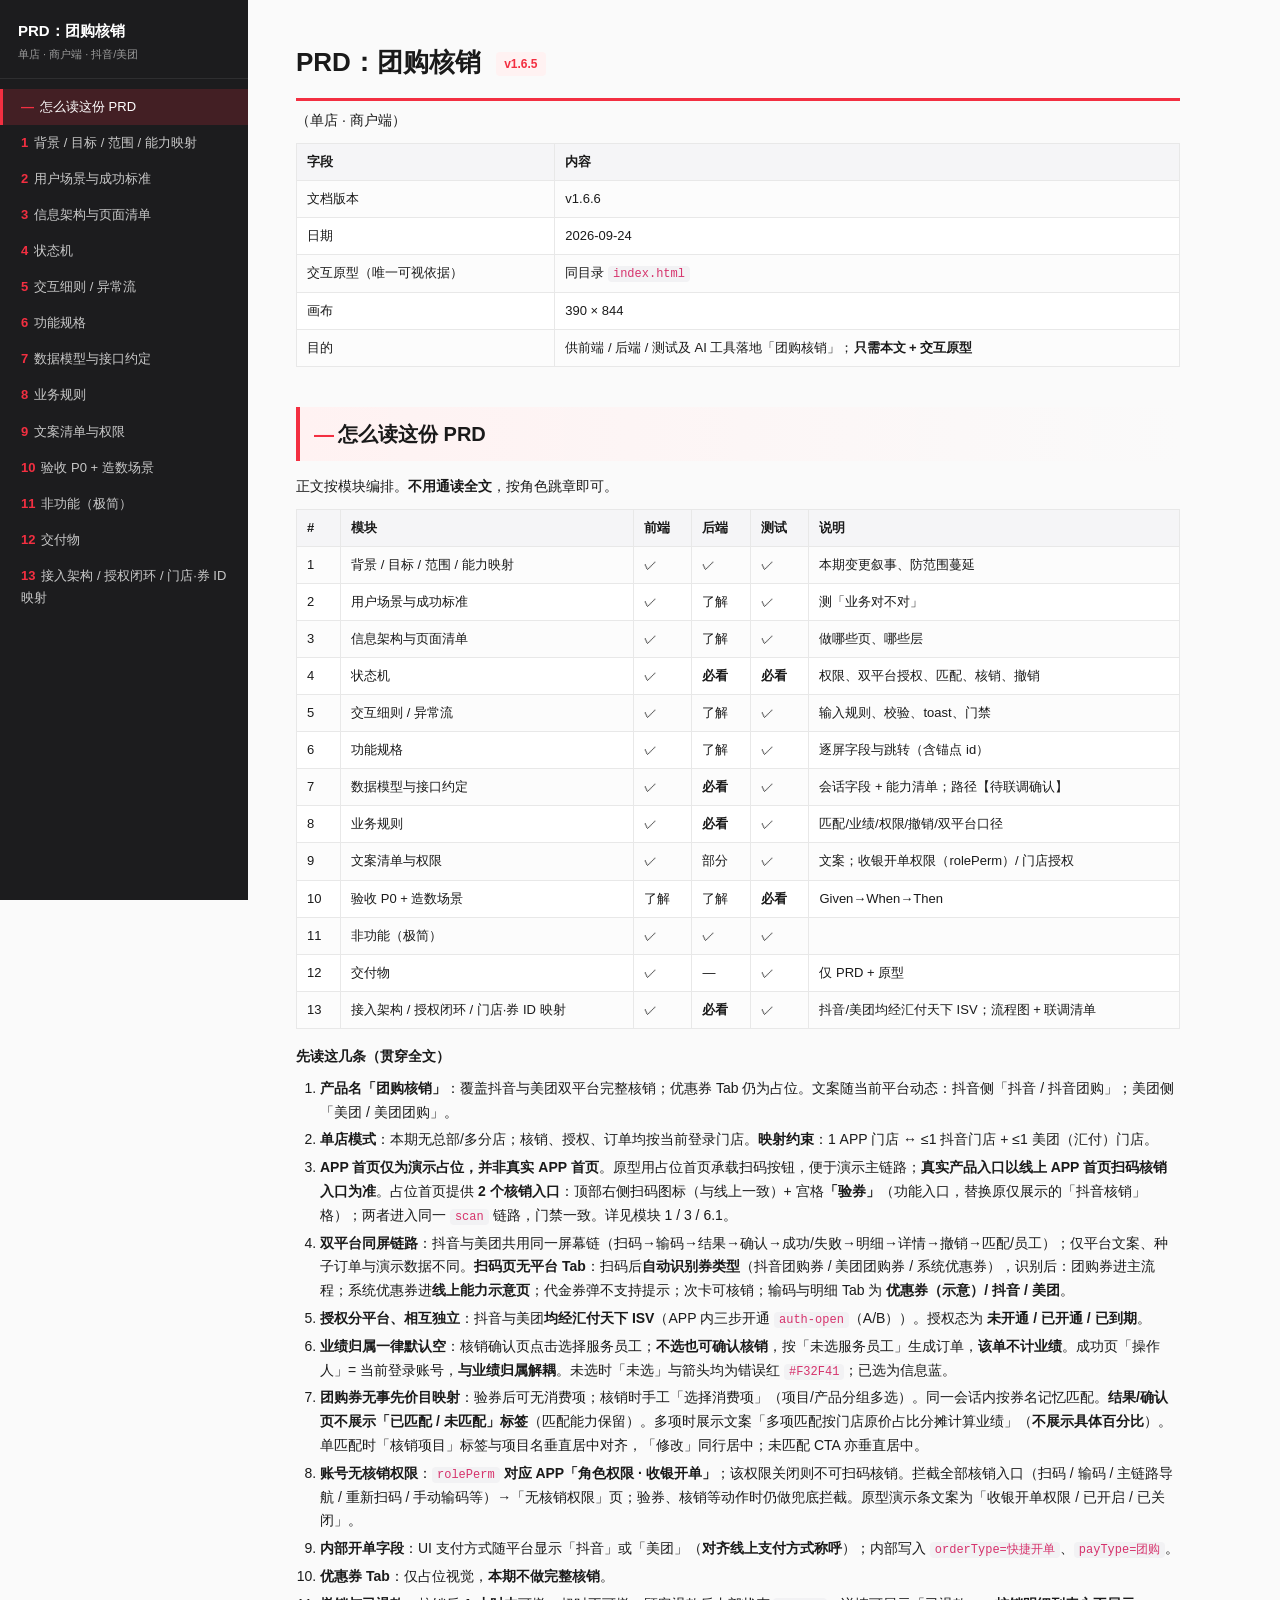
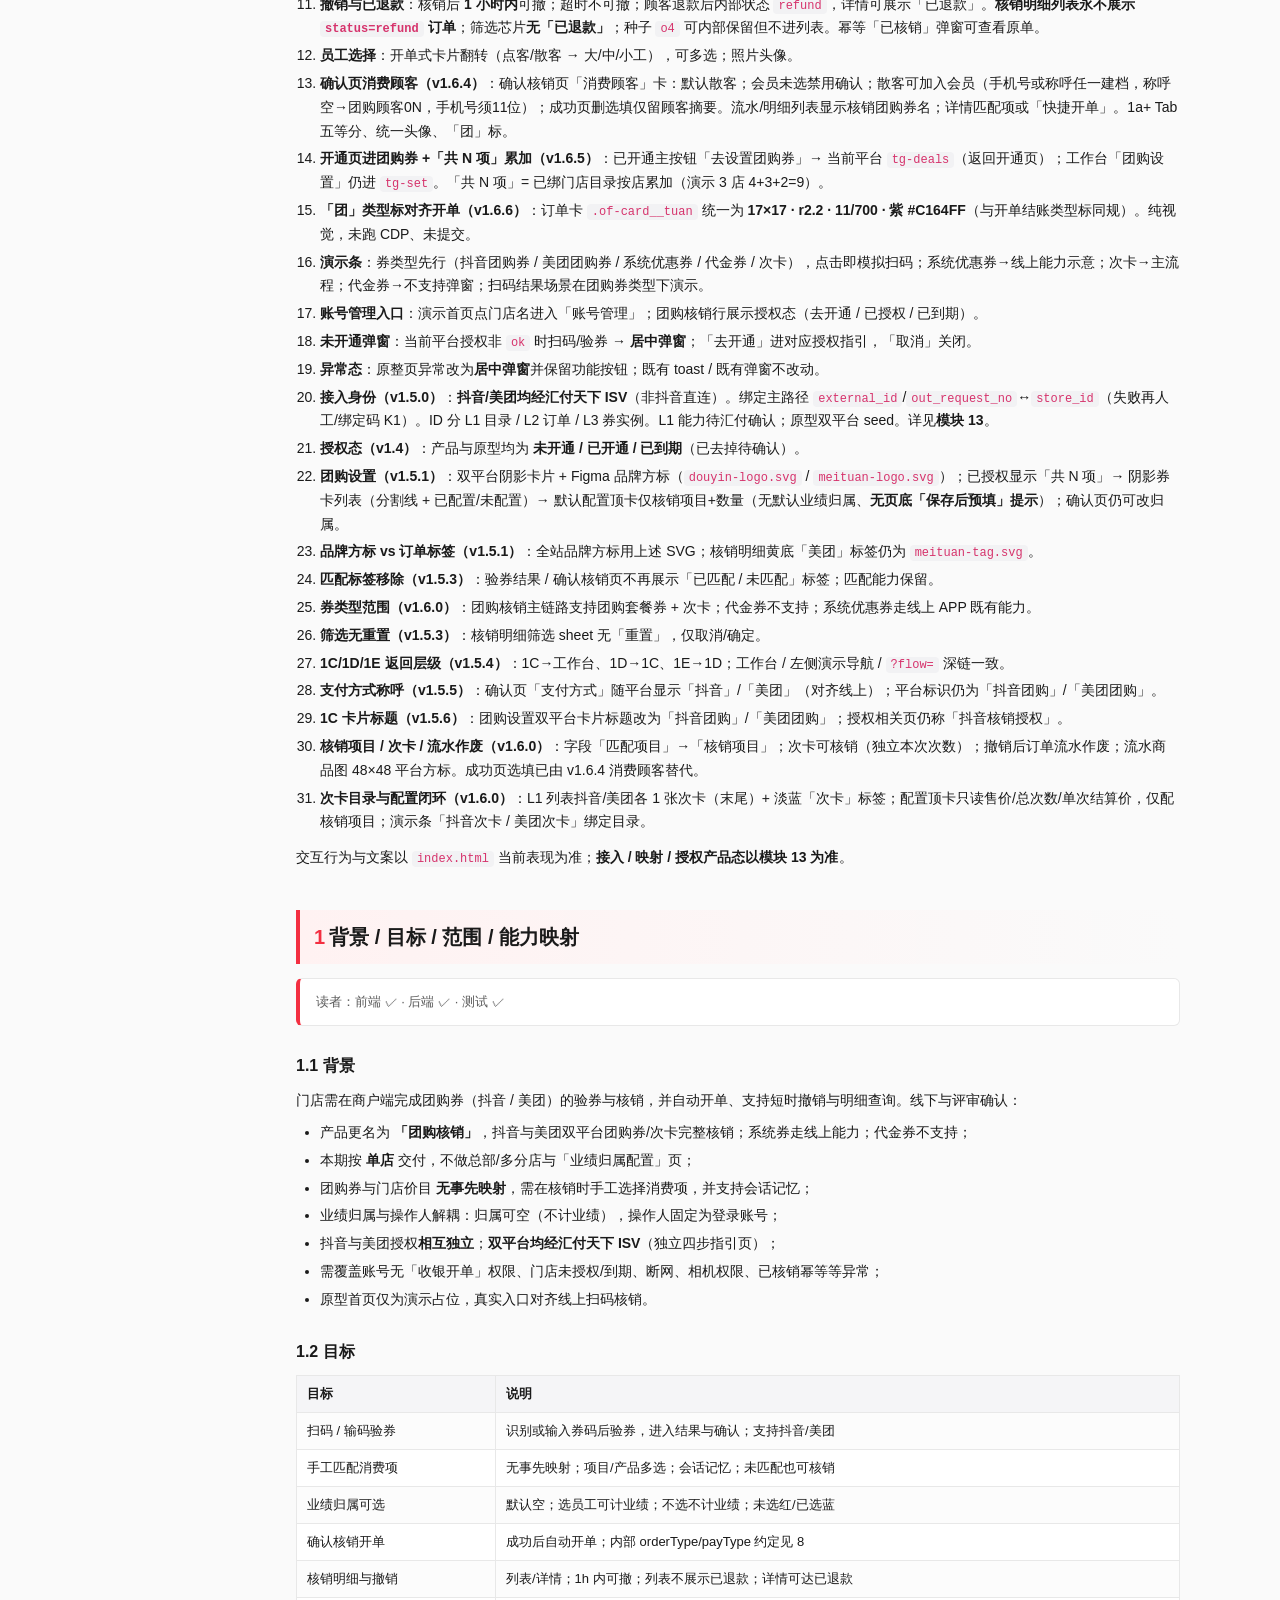
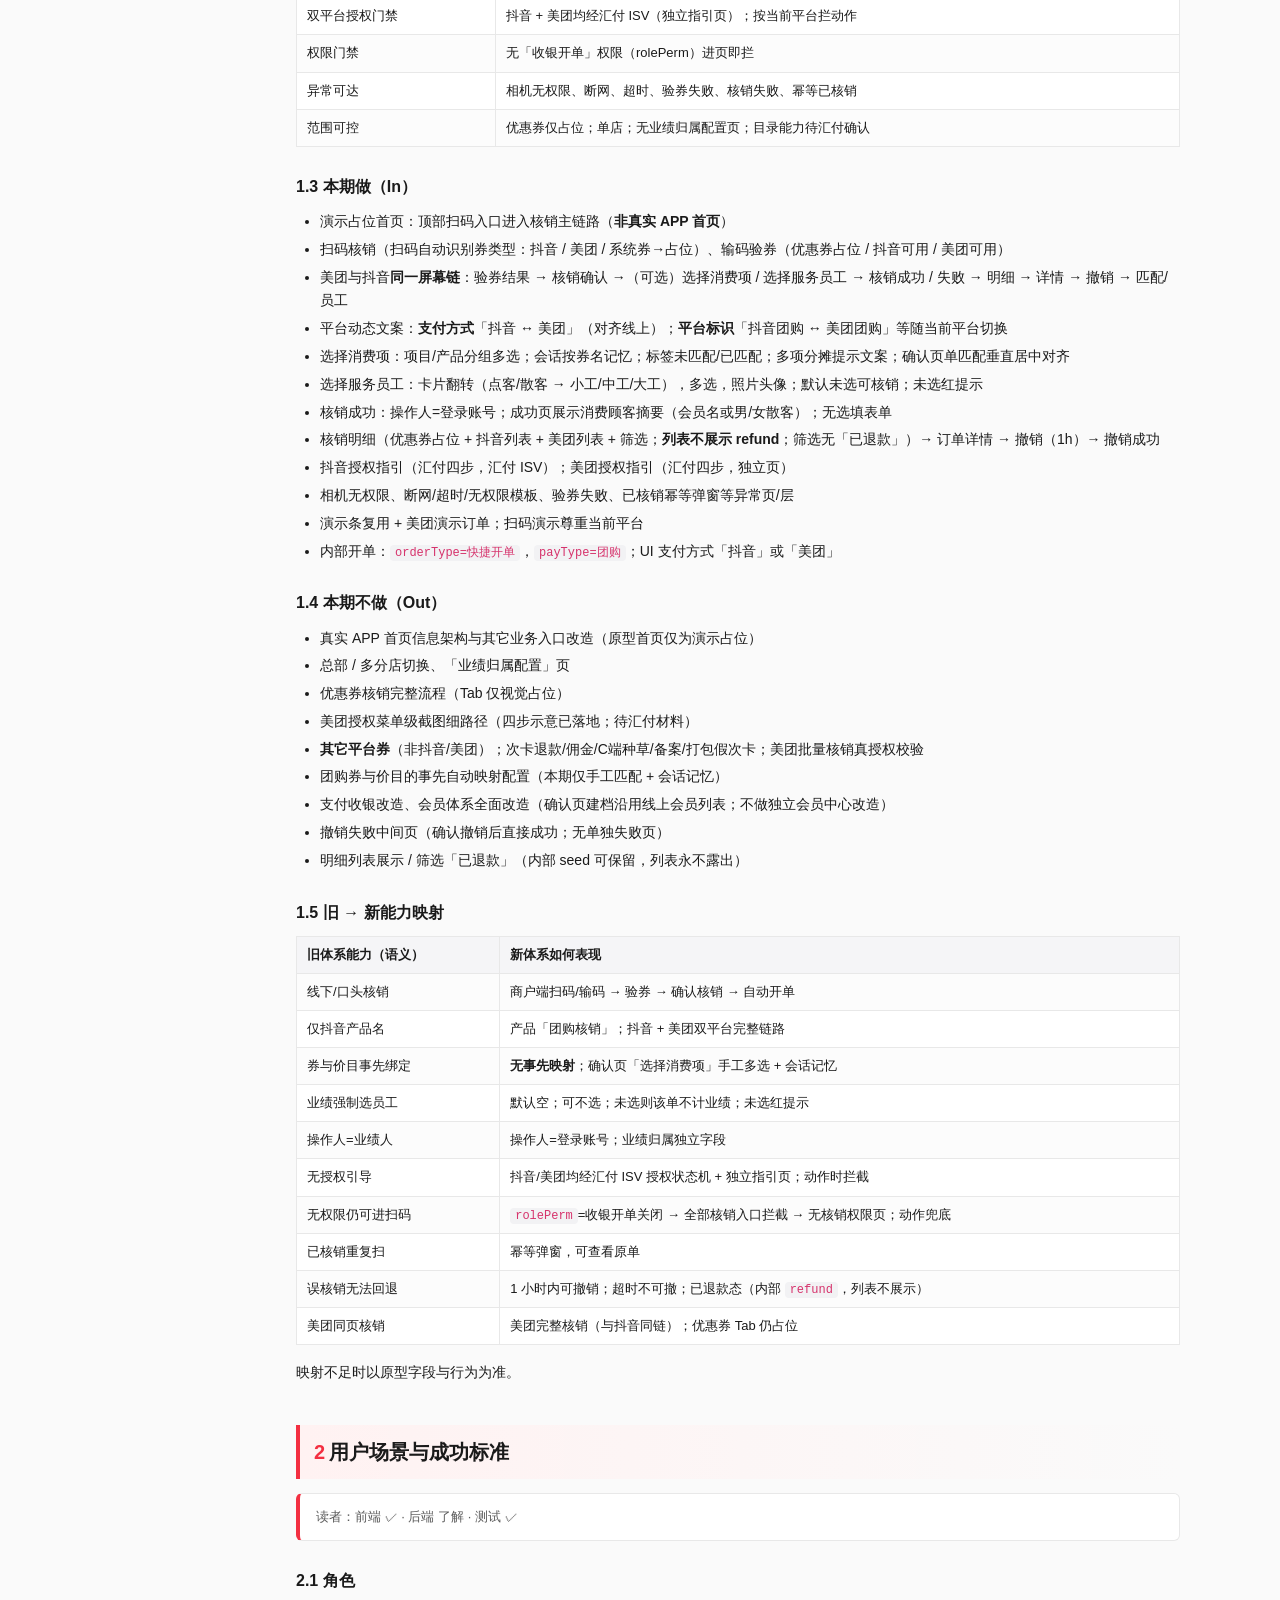
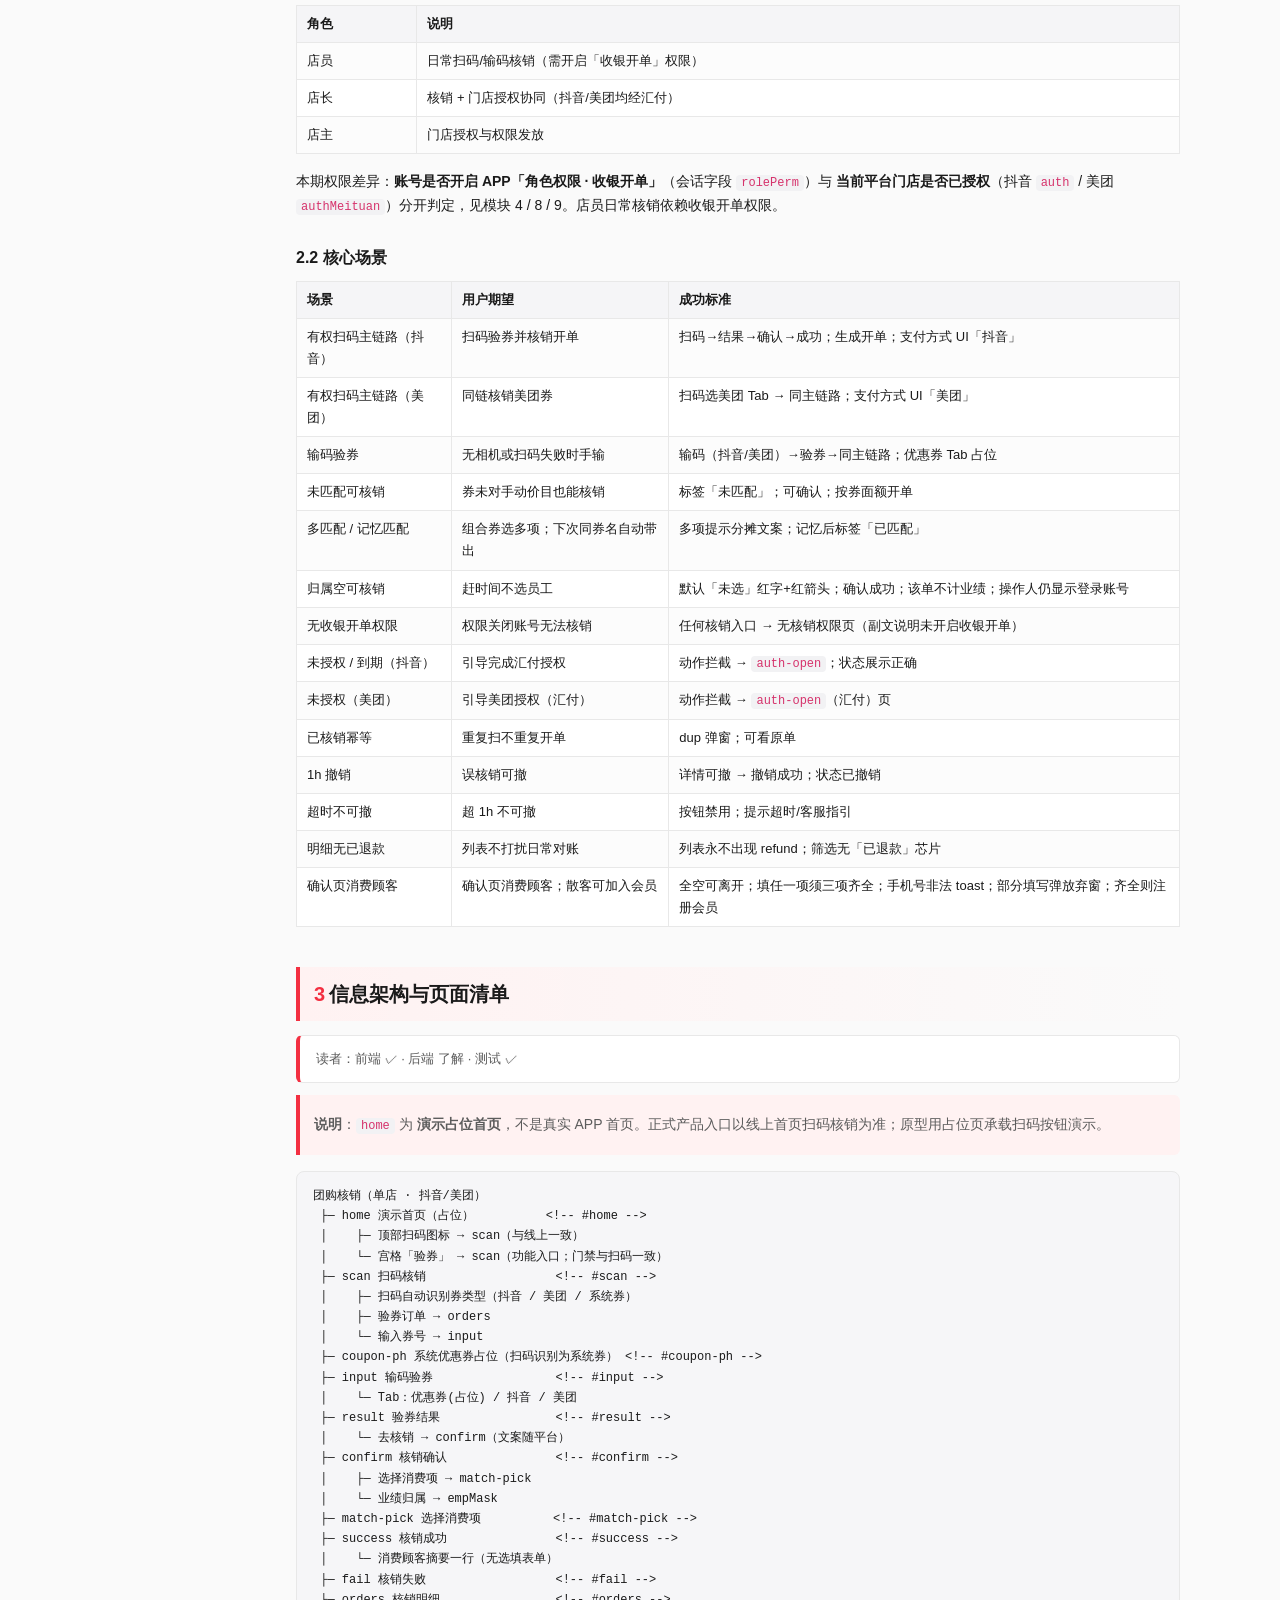
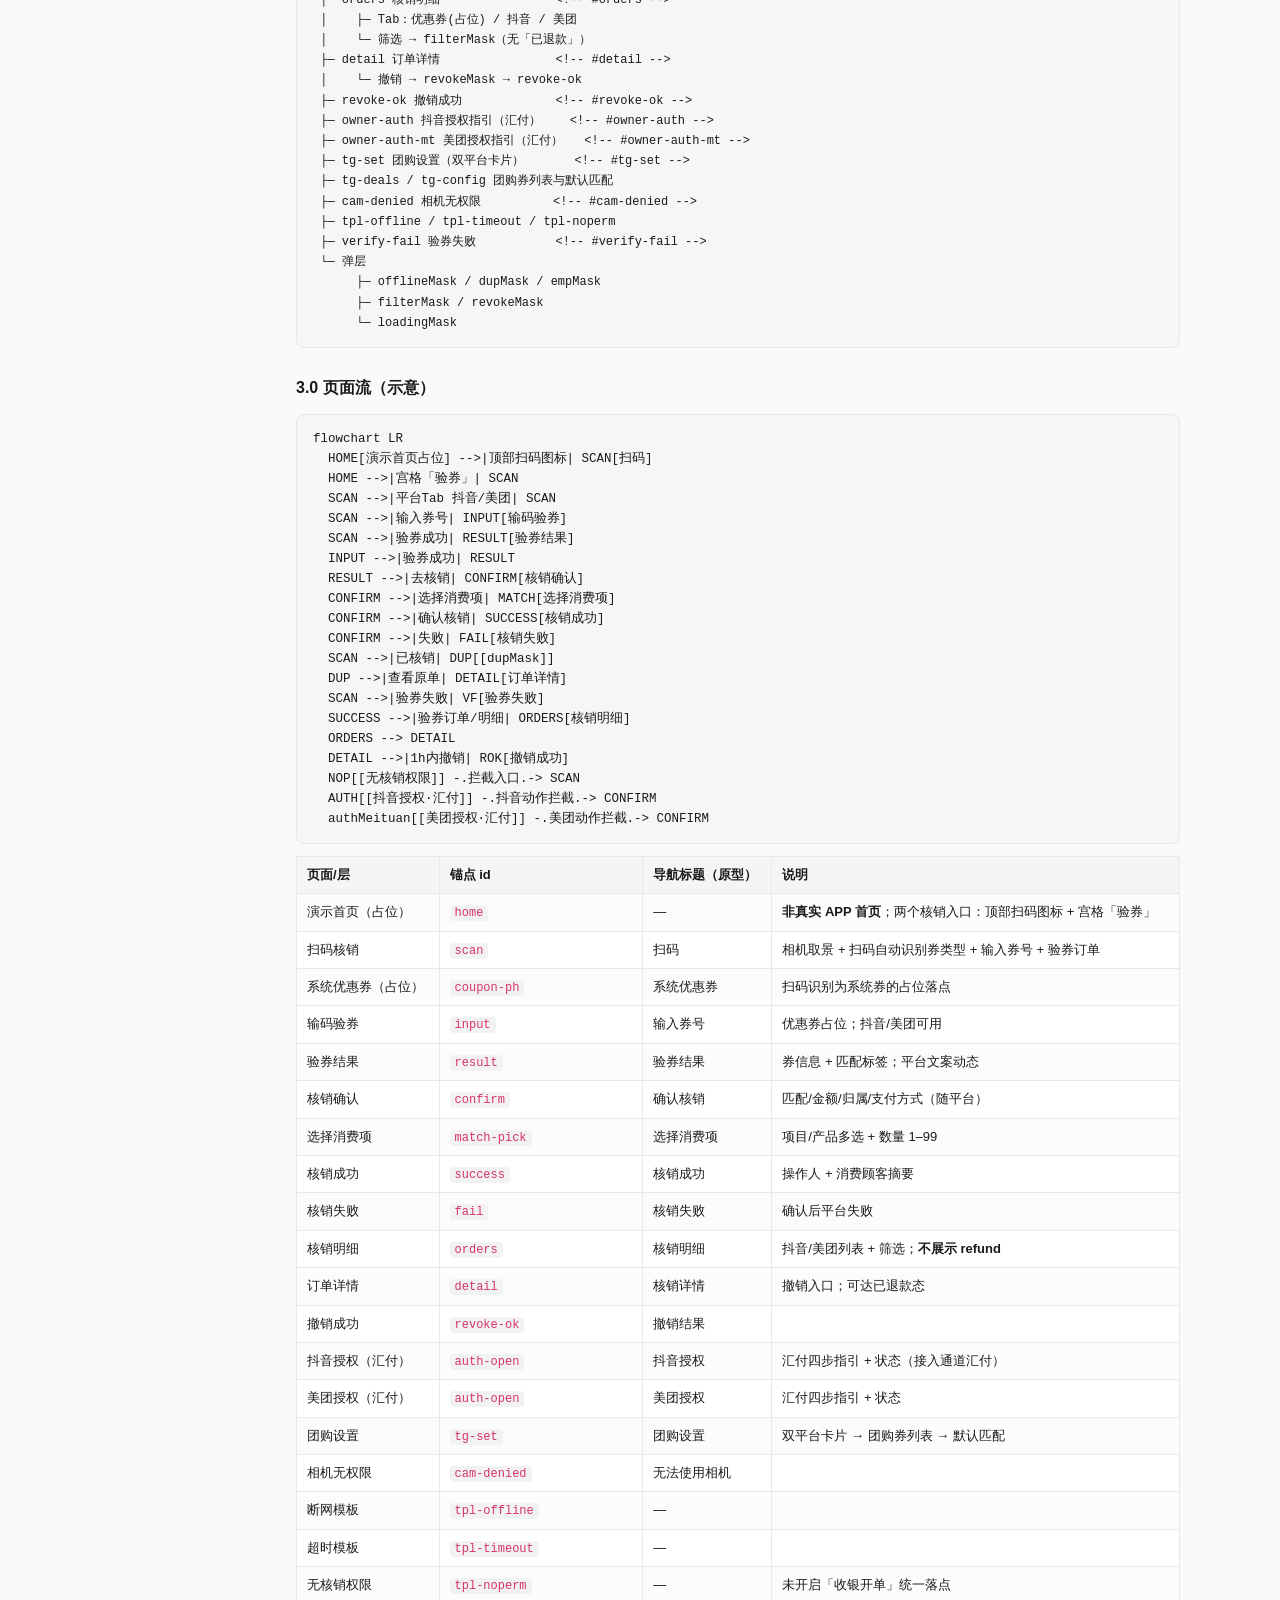
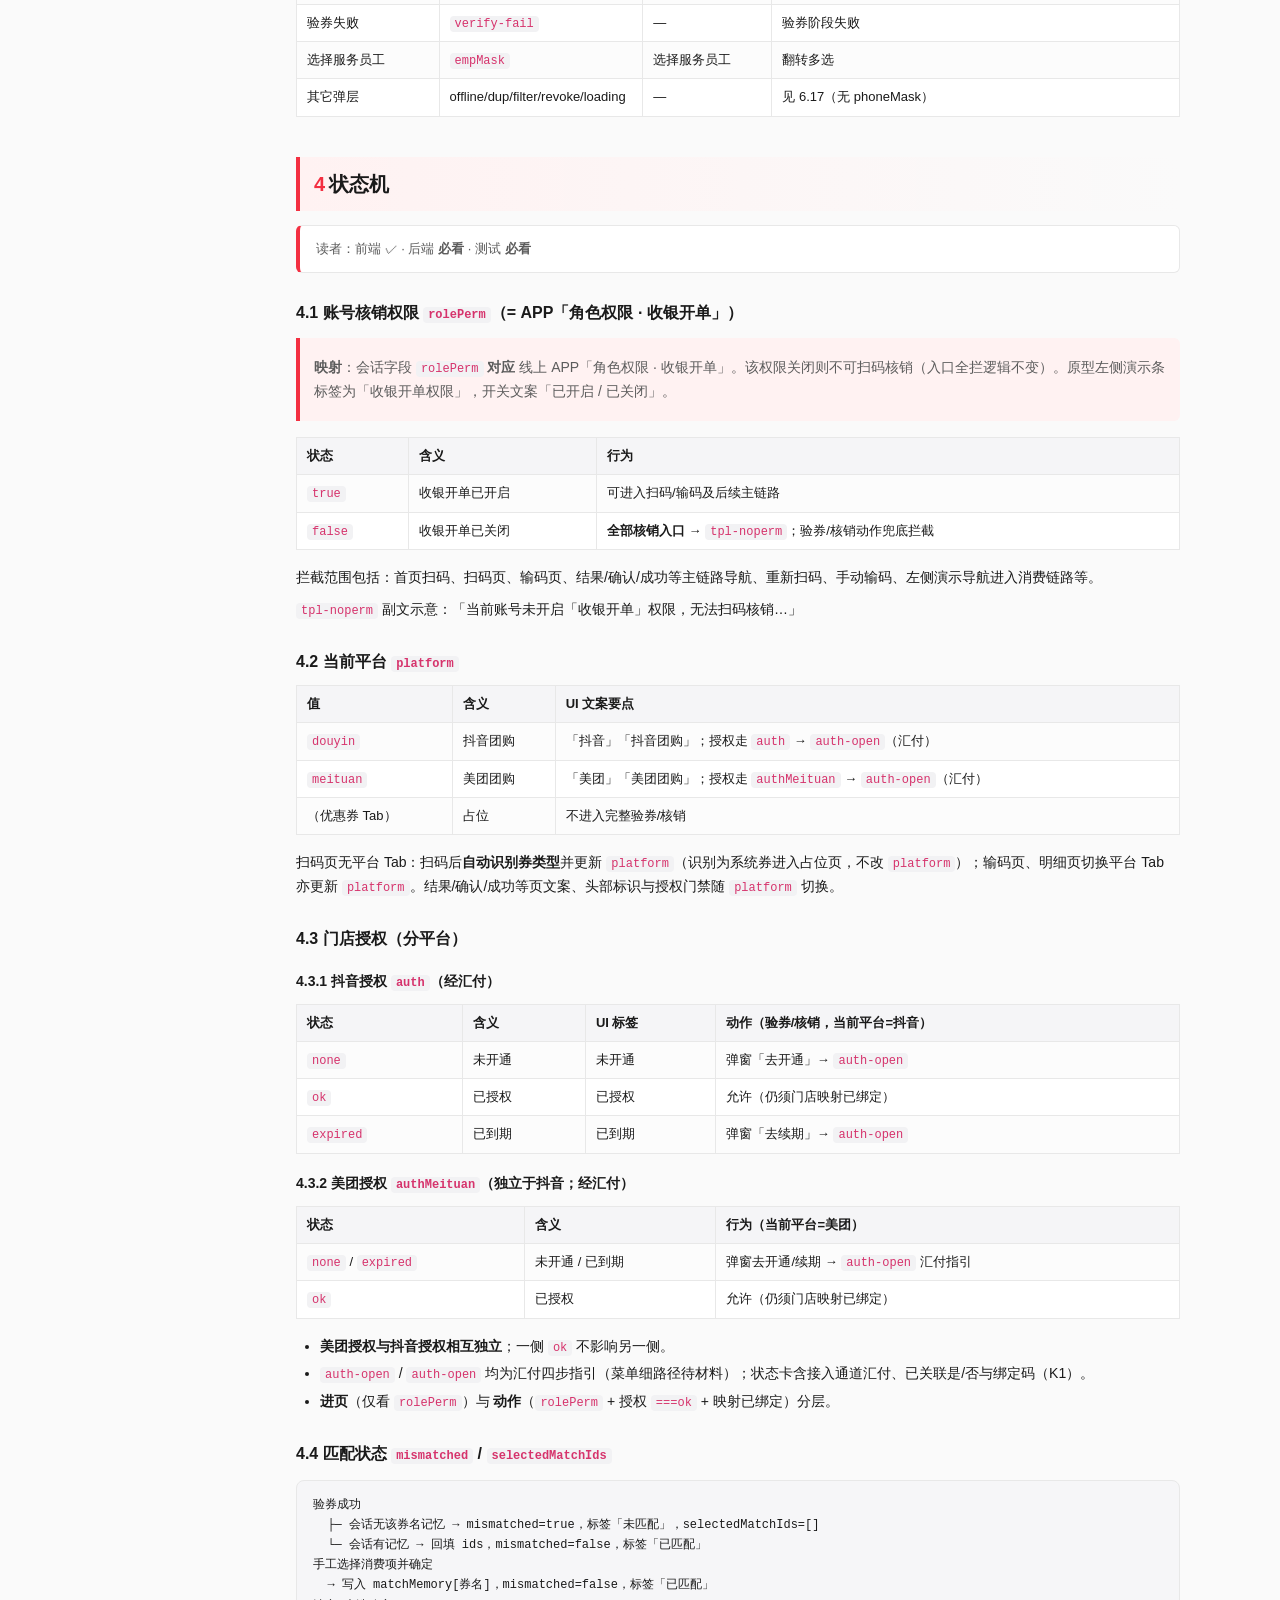
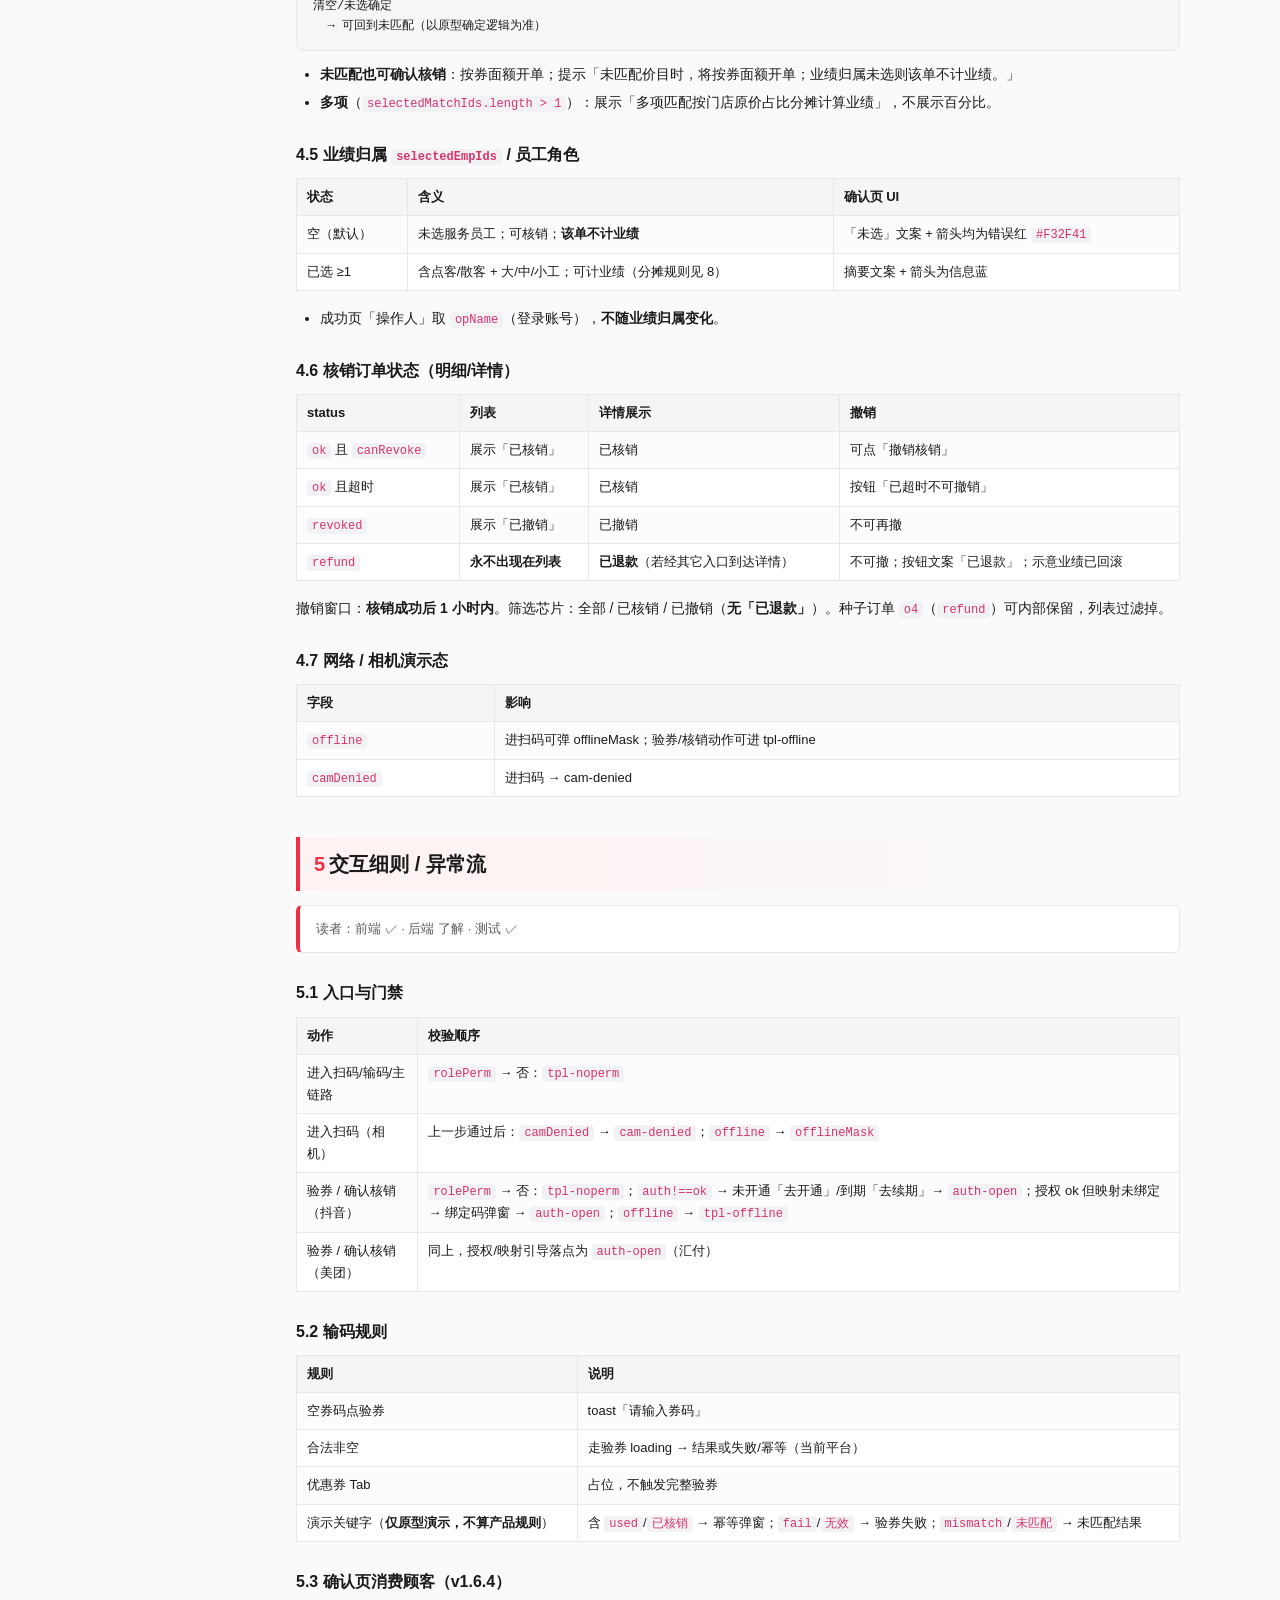
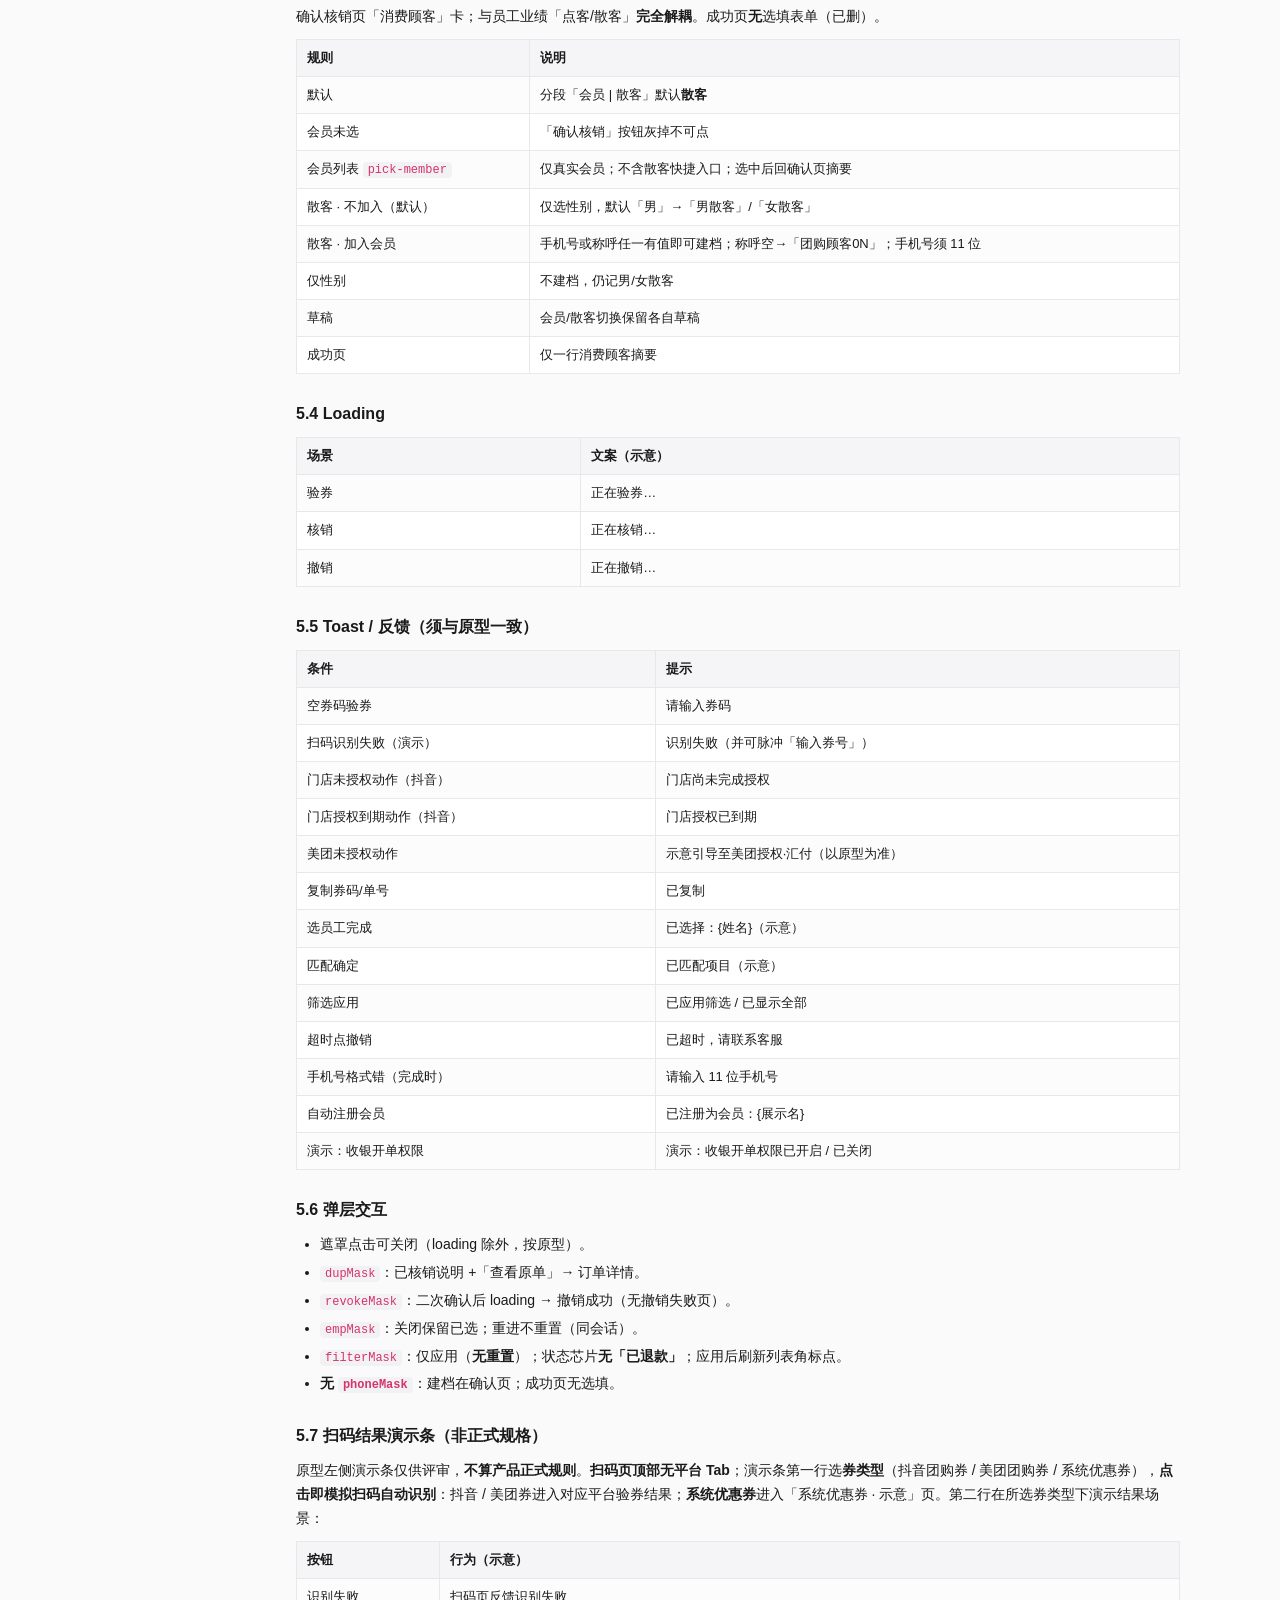
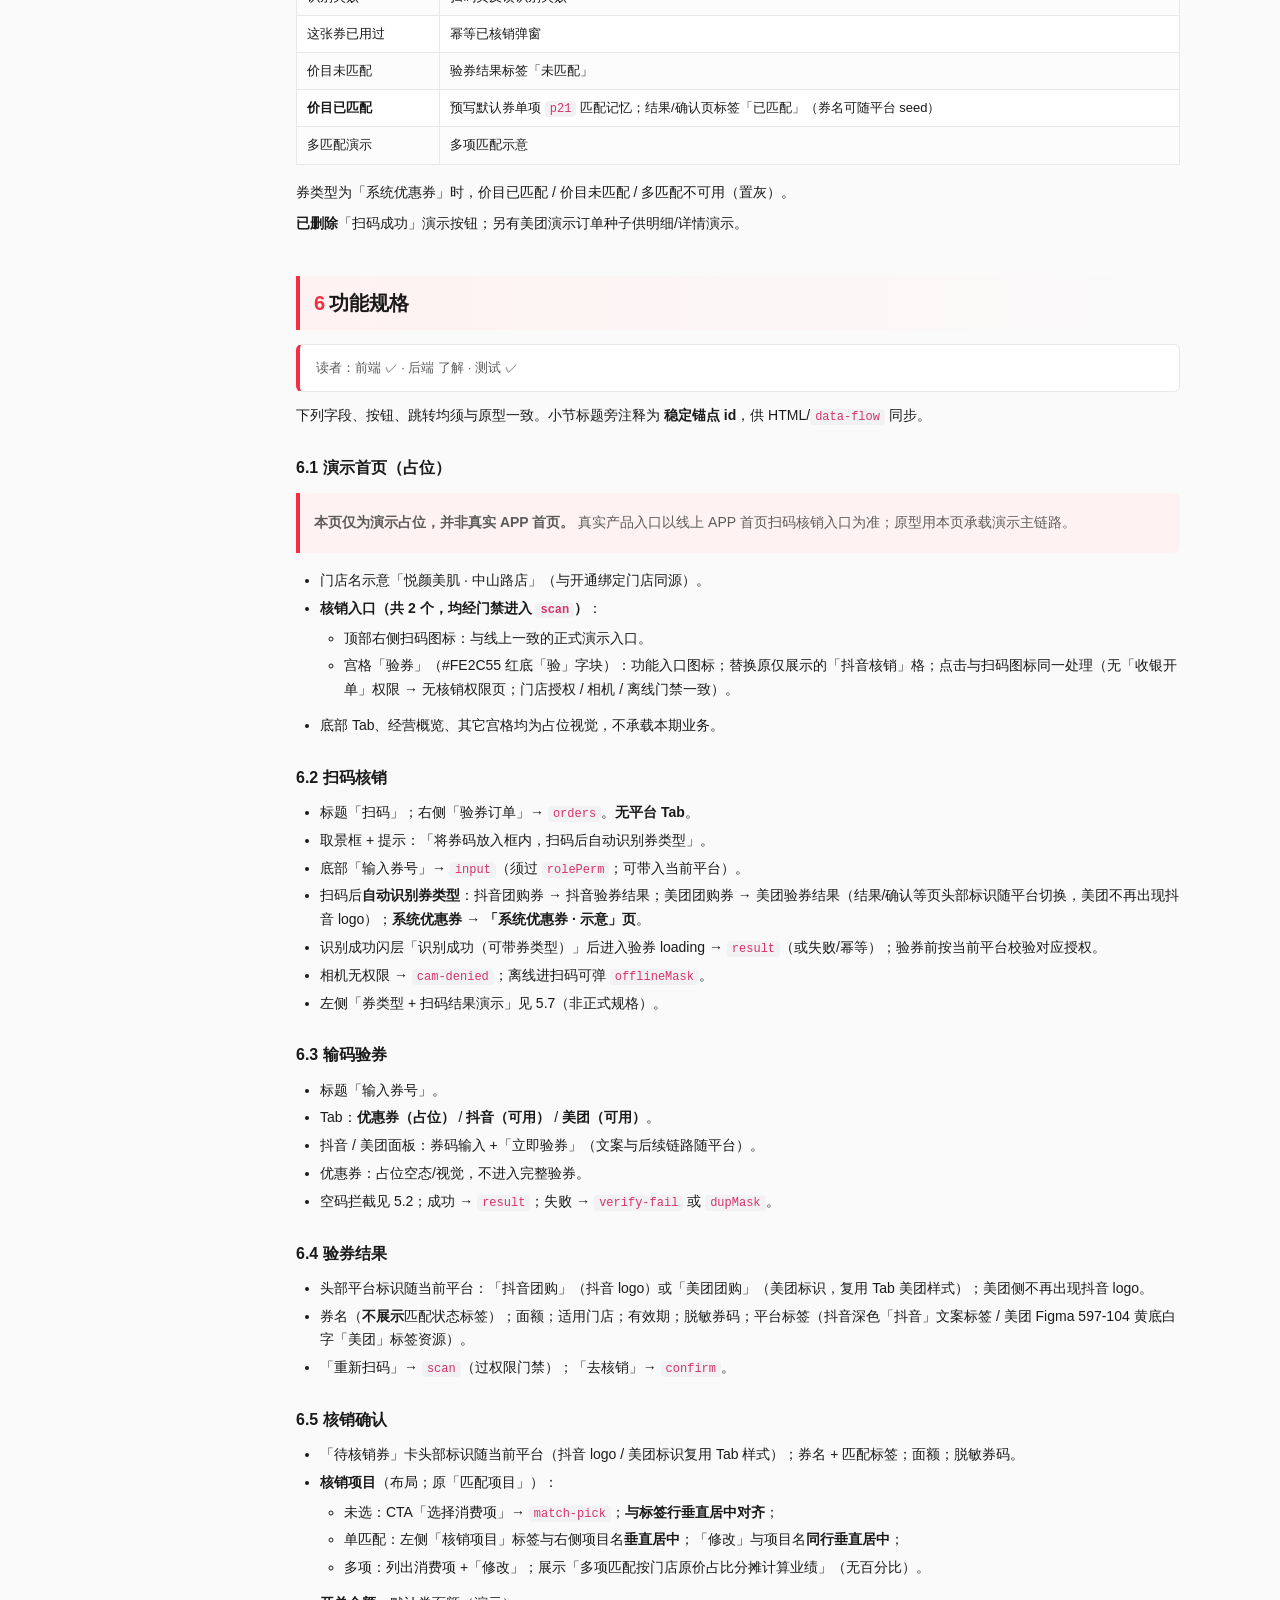
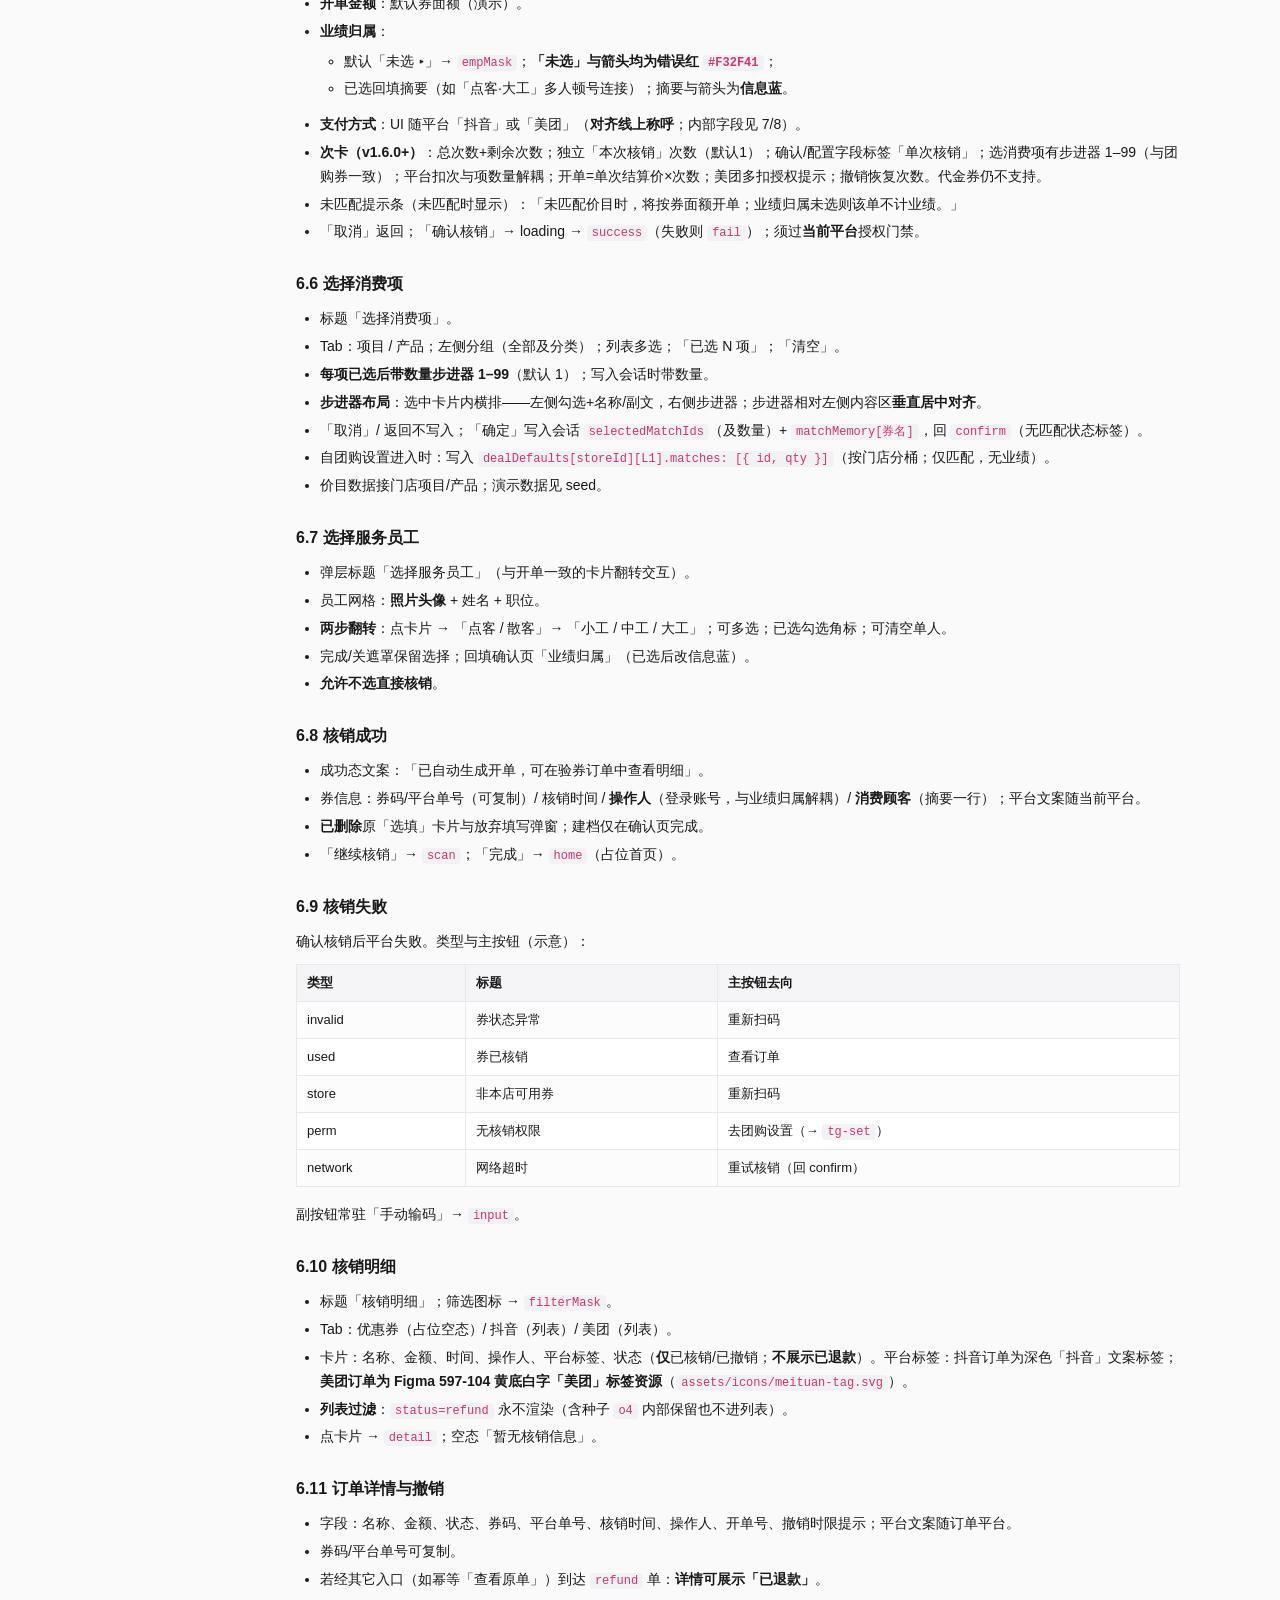
<file: PRD-团购核销.html>
<!DOCTYPE html>
<html lang="zh-CN">
<head>
<meta charset="UTF-8">
<meta name="viewport" content="width=device-width, initial-scale=1.0">
<title>PRD：团购核销（单店 · 商户端）</title>
<style>
  :root {
    --brand: #F32F41; --brand-soft: #FFF2F2; --brand-border: #FFD5D9;
    --text: #1a1a1a; --text-sec: #5c5c5c; --text-3: #929292;
    --border: #e8e8e8; --bg: #fafafa; --card: #fff;
    --sidebar-w: 248px;
  }
  * { box-sizing: border-box; }
  html { scroll-behavior: smooth; }
  body {
    margin: 0; font-family: -apple-system, "Segoe UI", "Noto Sans SC", "Microsoft YaHei", sans-serif;
    color: var(--text); background: var(--bg); font-size: 14px; line-height: 1.7;
  }
  .sidebar {
    position: fixed; top: 0; left: 0; bottom: 0; width: var(--sidebar-w);
    background: #1c1c1e; color: #e8e8e8; overflow-y: auto; padding: 20px 0 40px; z-index: 20;
  }
  .sidebar .brand { padding: 0 18px 14px; border-bottom: 1px solid rgba(255,255,255,.08); margin-bottom: 10px; }
  .sidebar .brand .t { font-size: 15px; font-weight: 700; color: #fff; line-height: 1.4; }
  .sidebar .brand .s { font-size: 11px; color: #9a9a9a; margin-top: 4px; }
  .sidebar nav a {
    display: block; padding: 7px 18px; color: #c8c8c8; text-decoration: none;
    font-size: 13px; border-left: 3px solid transparent; transition: all .15s;
  }
  .sidebar nav a:hover { color: #fff; background: rgba(255,255,255,.05); }
  .sidebar nav a.on { color: #fff; background: rgba(243,47,65,.18); border-left-color: var(--brand); }
  .sidebar nav a .no { color: var(--brand); font-weight: 700; margin-right: 6px; }
  .sidebar nav a.sub { padding-left: 34px; font-size: 12px; color: #9a9a9a; }
  .main { margin-left: var(--sidebar-w); padding: 40px 48px 80px; max-width: 980px; }
  .main h1 {
    font-size: 26px; font-weight: 800; color: var(--text); margin: 0 0 6px;
    border-bottom: 3px solid var(--brand); padding-bottom: 14px;
  }
  .main h1 .tag { display:inline-block; background: var(--brand-soft); color: var(--brand); font-size: 12px; font-weight: 700; padding: 2px 8px; border-radius: 4px; vertical-align: 3px; margin-left: 8px; }
  .main h2 {
    font-size: 20px; font-weight: 800; color: var(--text); margin: 40px 0 14px;
    padding: 10px 14px; background: linear-gradient(90deg, var(--brand-soft), transparent);
    border-left: 4px solid var(--brand); border-radius: 0 6px 6px 0;
  }
  .main h2 .no { color: var(--brand); margin-right: 4px; }
  .main h3 { font-size: 16px; font-weight: 700; color: var(--text); margin: 26px 0 10px; }
  .main h4 { font-size: 14px; font-weight: 700; color: var(--text); margin: 18px 0 8px; }
  .main p { margin: 8px 0; }
  .main .reader-note { background: #fff; border: 1px solid var(--border); border-left: 4px solid var(--brand); border-radius: 6px; padding: 12px 16px; margin: 12px 0; font-size: 13px; color: var(--text-sec); }
  table { border-collapse: collapse; width: 100%; margin: 10px 0 16px; background: var(--card); font-size: 13px; }
  th, td { border: 1px solid var(--border); padding: 7px 10px; text-align: left; vertical-align: top; }
  th { background: #f5f5f7; font-weight: 700; white-space: nowrap; }
  tr:nth-child(even) td { background: #fcfcfc; }
  code { background: #f2f2f4; border-radius: 4px; padding: 1px 5px; font-family: Consolas, Monaco, monospace; font-size: 12px; color: #d6336c; }
  pre { background: #f6f6f8; border: 1px solid var(--border); border-radius: 8px; padding: 14px 16px; overflow-x: auto; font-size: 12.5px; line-height: 1.6; }
  pre code { background: none; color: inherit; padding: 0; }
  .foot { margin-top: 40px; padding-top: 16px; border-top: 1px solid var(--border); color: var(--text-3); font-size: 12px; }
  ul, ol { margin: 6px 0 12px; padding-left: 24px; }
  li { margin: 4px 0; }
  blockquote {
    margin: 12px 0 16px; padding: 10px 14px;
    border-left: 4px solid var(--brand); background: var(--brand-soft);
    color: var(--text-sec); border-radius: 0 6px 6px 0;
  }
  blockquote p { margin: 0; }
  .embed-bar {
    display: none; position: sticky; top: 0; z-index: 30;
    background: rgba(255,255,255,.96); backdrop-filter: blur(8px);
    border-bottom: 1px solid var(--border); padding: 10px 16px;
    font-size: 13px; font-weight: 700; color: var(--text);
  }
  .embed-bar .muted { font-weight: 400; color: var(--text-3); margin-right: 6px; }
  html.embed .sidebar, body.embed .sidebar { display: none !important; }
  html.embed .main, body.embed .main {
    margin-left: 0; padding: 20px 16px 40px; max-width: none;
  }
  html.embed .embed-bar, body.embed .embed-bar { display: block; }
  @media (max-width: 900px) {
    .sidebar { display: none; }
    .main { margin-left: 0; padding: 24px 18px 60px; }
  }
</style>
</head>
<body>

<div class="sidebar">
  <div class="brand">
    <div class="t">PRD：团购核销</div>
    <div class="s">单店 · 商户端 · 抖音/美团</div>
  </div>
  <nav id="toc"></nav>
</div>

<div class="embed-bar" id="embedBar"><span class="muted">当前小节</span><span id="embedBarTitle">—</span></div>

<div class="main">

<h1>PRD：团购核销 <span class="tag">v1.6.5</span></h1>
<p>（单店 · 商户端）</p>

<table>
  <tr><th>字段</th><th>内容</th></tr>
  <tr><td>文档版本</td><td>v1.6.6</td></tr>
  <tr><td>日期</td><td>2026-09-24</td></tr>
  <tr><td>交互原型（唯一可视依据）</td><td>同目录 <code>index.html</code></td></tr>
  <tr><td>画布</td><td>390 × 844</td></tr>
  <tr><td>目的</td><td>供前端 / 后端 / 测试及 AI 工具落地「团购核销」；<b>只需本文 + 交互原型</b></td></tr>
</table>

<h2 id="howto"><span class="no">—</span>怎么读这份 PRD</h2>
<p>正文按模块编排。<b>不用通读全文</b>，按角色跳章即可。</p>
<table>
  <tr><th>#</th><th>模块</th><th>前端</th><th>后端</th><th>测试</th><th>说明</th></tr>
  <tr><td>1</td><td>背景 / 目标 / 范围 / 能力映射</td><td>✓</td><td>✓</td><td>✓</td><td>本期变更叙事、防范围蔓延</td></tr>
  <tr><td>2</td><td>用户场景与成功标准</td><td>✓</td><td>了解</td><td>✓</td><td>测「业务对不对」</td></tr>
  <tr><td>3</td><td>信息架构与页面清单</td><td>✓</td><td>了解</td><td>✓</td><td>做哪些页、哪些层</td></tr>
  <tr><td>4</td><td>状态机</td><td>✓</td><td><b>必看</b></td><td><b>必看</b></td><td>权限、双平台授权、匹配、核销、撤销</td></tr>
  <tr><td>5</td><td>交互细则 / 异常流</td><td>✓</td><td>了解</td><td>✓</td><td>输入规则、校验、toast、门禁</td></tr>
  <tr><td>6</td><td>功能规格</td><td>✓</td><td>了解</td><td>✓</td><td>逐屏字段与跳转（含锚点 id）</td></tr>
  <tr><td>7</td><td>数据模型与接口约定</td><td>✓</td><td><b>必看</b></td><td>✓</td><td>会话字段 + 能力清单；路径【待联调确认】</td></tr>
  <tr><td>8</td><td>业务规则</td><td>✓</td><td><b>必看</b></td><td>✓</td><td>匹配/业绩/权限/撤销/双平台口径</td></tr>
  <tr><td>9</td><td>文案清单与权限</td><td>✓</td><td>部分</td><td>✓</td><td>文案；收银开单权限（rolePerm）/ 门店授权</td></tr>
  <tr><td>10</td><td>验收 P0 + 造数场景</td><td>了解</td><td>了解</td><td><b>必看</b></td><td>Given→When→Then</td></tr>
  <tr><td>11</td><td>非功能（极简）</td><td>✓</td><td>✓</td><td>✓</td><td></td></tr>
  <tr><td>12</td><td>交付物</td><td>✓</td><td>—</td><td>✓</td><td>仅 PRD + 原型</td></tr>
  <tr><td>13</td><td>接入架构 / 授权闭环 / 门店·券 ID 映射</td><td>✓</td><td><b>必看</b></td><td>✓</td><td>抖音/美团均经汇付天下 ISV；流程图 + 联调清单</td></tr>
</table>

<p><b>先读这几条（贯穿全文）</b></p>
<ol>
  <li><b>产品名「团购核销」</b>：覆盖抖音与美团双平台完整核销；优惠券 Tab 仍为占位。文案随当前平台动态：抖音侧「抖音 / 抖音团购」；美团侧「美团 / 美团团购」。</li>
  <li><b>单店模式</b>：本期无总部/多分店；核销、授权、订单均按当前登录门店。<b>映射约束</b>：1 APP 门店 ↔ ≤1 抖音门店 + ≤1 美团（汇付）门店。</li>
  <li><b>APP 首页仅为演示占位，并非真实 APP 首页</b>。原型用占位首页承载扫码按钮，便于演示主链路；<b>真实产品入口以线上 APP 首页扫码核销入口为准</b>。占位首页提供 <b>2 个核销入口</b>：顶部右侧扫码图标（与线上一致）+ 宫格<b>「验券」</b>（功能入口，替换原仅展示的「抖音核销」格）；两者进入同一 <code>scan</code> 链路，门禁一致。详见模块 1 / 3 / 6.1。</li>
  <li><b>双平台同屏链路</b>：抖音与美团共用同一屏幕链（扫码→输码→结果→确认→成功/失败→明细→详情→撤销→匹配/员工）；仅平台文案、种子订单与演示数据不同。<b>扫码页无平台 Tab</b>：扫码后<b>自动识别券类型</b>（抖音团购券 / 美团团购券 / 系统优惠券），识别后：团购券进主流程；系统优惠券进<b>线上能力示意页</b>；代金券弹不支持提示；次卡可核销；输码与明细 Tab 为 <b>优惠券（示意）/ 抖音 / 美团</b>。</li>
  <li><b>授权分平台、相互独立</b>：抖音与美团<b>均经汇付天下 ISV</b>（APP 内三步开通 <code>auth-open</code>（A/B））。授权态为 <b>未开通 / 已开通 / 已到期</b>。</li>
  <li><b>业绩归属一律默认空</b>：核销确认页点击选择服务员工；<b>不选也可确认核销</b>，按「未选服务员工」生成订单，<b>该单不计业绩</b>。成功页「操作人」= 当前登录账号，<b>与业绩归属解耦</b>。未选时「未选」与箭头均为错误红 <code>#F32F41</code>；已选为信息蓝。</li>
  <li><b>团购券无事先价目映射</b>：验券后可无消费项；核销时手工「选择消费项」（项目/产品分组多选）。同一会话内按券名记忆匹配。<b>结果/确认页不展示「已匹配 / 未匹配」标签</b>（匹配能力保留）。多项时展示文案「多项匹配按门店原价占比分摊计算业绩」（<b>不展示具体百分比</b>）。单匹配时「核销项目」标签与项目名垂直居中对齐，「修改」同行居中；未匹配 CTA 亦垂直居中。</li>
  <li><b>账号无核销权限</b>：<code>rolePerm</code> <b>对应 APP「角色权限 · 收银开单」</b>；该权限关闭则不可扫码核销。拦截全部核销入口（扫码 / 输码 / 主链路导航 / 重新扫码 / 手动输码等）→「无核销权限」页；验券、核销等动作时仍做兜底拦截。原型演示条文案为「收银开单权限 / 已开启 / 已关闭」。</li>
  <li><b>内部开单字段</b>：UI 支付方式随平台显示「抖音」或「美团」（<b>对齐线上支付方式称呼</b>）；内部写入 <code>orderType=快捷开单</code>、<code>payType=团购</code>。</li>
  <li><b>优惠券 Tab</b>：仅占位视觉，<b>本期不做完整核销</b>。</li>
  <li><b>撤销与已退款</b>：核销后 <b>1 小时内</b>可撤；超时不可撤；顾客退款后内部状态 <code>refund</code>，详情可展示「已退款」。<b>核销明细列表永不展示 <code>status=refund</code> 订单</b>；筛选芯片<b>无「已退款」</b>；种子 <code>o4</code> 可内部保留但不进列表。幂等「已核销」弹窗可查看原单。</li>
  <li><b>员工选择</b>：开单式卡片翻转（点客/散客 → 大/中/小工），可多选；照片头像。</li>
  <li><b>确认页消费顾客（v1.6.4）</b>：确认核销页「消费顾客」卡：默认散客；会员未选禁用确认；散客可加入会员（手机号或称呼任一建档，称呼空→团购顾客0N，手机号须11位）；成功页删选填仅留顾客摘要。流水/明细列表显示核销团购券名；详情匹配项或「快捷开单」。1a+ Tab 五等分、统一头像、「团」标。</li>
  <li><b>开通页进团购券 +「共 N 项」累加（v1.6.5）</b>：已开通主按钮「去设置团购券」→ 当前平台 <code>tg-deals</code>（返回开通页）；工作台「团购设置」仍进 <code>tg-set</code>。「共 N 项」= 已绑门店目录按店累加（演示 3 店 4+3+2=9）。</li>
  <li><b>「团」类型标对齐开单（v1.6.6）</b>：订单卡 <code>.of-card__tuan</code> 统一为 <b>17×17 · r2.2 · 11/700 · 紫 #C164FF</b>（与开单结账类型标同规）。纯视觉，未跑 CDP、未提交。</li>
  <li><b>演示条</b>：券类型先行（抖音团购券 / 美团团购券 / 系统优惠券 / 代金券 / 次卡），点击即模拟扫码；系统优惠券→线上能力示意；次卡→主流程；代金券→不支持弹窗；扫码结果场景在团购券类型下演示。</li>
  <li><b>账号管理入口</b>：演示首页点门店名进入「账号管理」；团购核销行展示授权态（去开通 / 已授权 / 已到期）。</li>
  <li><b>未开通弹窗</b>：当前平台授权非 <code>ok</code> 时扫码/验券 → <b>居中弹窗</b>；「去开通」进对应授权指引，「取消」关闭。</li>
  <li><b>异常态</b>：原整页异常改为<b>居中弹窗</b>并保留功能按钮；既有 toast / 既有弹窗不改动。</li>
  <li><b>接入身份（v1.5.0）</b>：<b>抖音/美团均经汇付天下 ISV</b>（非抖音直连）。绑定主路径 <code>external_id</code>/<code>out_request_no</code>↔<code>store_id</code>（失败再人工/绑定码 K1）。ID 分 L1 目录 / L2 订单 / L3 券实例。L1 能力待汇付确认；原型双平台 seed。详见<b>模块 13</b>。</li>
  <li><b>授权态（v1.4）</b>：产品与原型均为 <b>未开通 / 已开通 / 已到期</b>（已去掉待确认）。</li>
  <li><b>团购设置（v1.5.1）</b>：双平台阴影卡片 + Figma 品牌方标（<code>douyin-logo.svg</code> / <code>meituan-logo.svg</code>）；已授权显示「共 N 项」→ 阴影券卡列表（分割线 + 已配置/未配置）→ 默认配置顶卡仅核销项目+数量（无默认业绩归属、<b>无页底「保存后预填」提示</b>）；确认页仍可改归属。</li>
  <li><b>品牌方标 vs 订单标签（v1.5.1）</b>：全站品牌方标用上述 SVG；核销明细黄底「美团」标签仍为 <code>meituan-tag.svg</code>。</li>
  <li><b>匹配标签移除（v1.5.3）</b>：验券结果 / 确认核销页不再展示「已匹配 / 未匹配」标签；匹配能力保留。</li>
  <li><b>券类型范围（v1.6.0）</b>：团购核销主链路支持团购套餐券 + 次卡；代金券不支持；系统优惠券走线上 APP 既有能力。</li>
  <li><b>筛选无重置（v1.5.3）</b>：核销明细筛选 sheet 无「重置」，仅取消/确定。</li>
  <li><b>1C/1D/1E 返回层级（v1.5.4）</b>：1C→工作台、1D→1C、1E→1D；工作台 / 左侧演示导航 / <code>?flow=</code> 深链一致。</li>
  <li><b>支付方式称呼（v1.5.5）</b>：确认页「支付方式」随平台显示「抖音」/「美团」（对齐线上）；平台标识仍为「抖音团购」/「美团团购」。</li>
  <li><b>1C 卡片标题（v1.5.6）</b>：团购设置双平台卡片标题改为「抖音团购」/「美团团购」；授权相关页仍称「抖音核销授权」。</li>
  <li><b>核销项目 / 次卡 / 流水作废（v1.6.0）</b>：字段「匹配项目」→「核销项目」；次卡可核销（独立本次次数）；撤销后订单流水作废；流水商品图 48×48 平台方标。成功页选填已由 v1.6.4 消费顾客替代。</li>
  <li><b>次卡目录与配置闭环（v1.6.0）</b>：L1 列表抖音/美团各 1 张次卡（末尾）+ 淡蓝「次卡」标签；配置顶卡只读售价/总次数/单次结算价，仅配核销项目；演示条「抖音次卡 / 美团次卡」绑定目录。</li>
</ol>

<p>交互行为与文案以 <code>index.html</code> 当前表现为准；<b>接入 / 映射 / 授权产品态以模块 13 为准</b>。</p>

<!-- ===================== 模块 1 ===================== -->
<h2 id="m1"><span class="no">1</span>背景 / 目标 / 范围 / 能力映射</h2>
<p class="reader-note">读者：前端 ✓ · 后端 ✓ · 测试 ✓</p>

<h3>1.1 背景</h3>
<p>门店需在商户端完成团购券（抖音 / 美团）的验券与核销，并自动开单、支持短时撤销与明细查询。线下与评审确认：</p>
<ul>
  <li>产品更名为 <b>「团购核销」</b>，抖音与美团双平台团购券/次卡完整核销；系统券走线上能力；代金券不支持；</li>
  <li>本期按 <b>单店</b> 交付，不做总部/多分店与「业绩归属配置」页；</li>
  <li>团购券与门店价目 <b>无事先映射</b>，需在核销时手工选择消费项，并支持会话记忆；</li>
  <li>业绩归属与操作人解耦：归属可空（不计业绩），操作人固定为登录账号；</li>
  <li>抖音与美团授权<b>相互独立</b>；<b>双平台均经汇付天下 ISV</b>（独立四步指引页）；</li>
  <li>需覆盖账号无「收银开单」权限、门店未授权/到期、断网、相机权限、已核销幂等等异常；</li>
  <li>原型首页仅为演示占位，真实入口对齐线上扫码核销。</li>
</ul>

<h3>1.2 目标</h3>
<table>
  <tr><th>目标</th><th>说明</th></tr>
  <tr><td>扫码 / 输码验券</td><td>识别或输入券码后验券，进入结果与确认；支持抖音/美团</td></tr>
  <tr><td>手工匹配消费项</td><td>无事先映射；项目/产品多选；会话记忆；未匹配也可核销</td></tr>
  <tr><td>业绩归属可选</td><td>默认空；选员工可计业绩；不选不计业绩；未选红/已选蓝</td></tr>
  <tr><td>确认核销开单</td><td>成功后自动开单；内部 orderType/payType 约定见 8</td></tr>
  <tr><td>核销明细与撤销</td><td>列表/详情；1h 内可撤；列表不展示已退款；详情可达已退款</td></tr>
  <tr><td>双平台授权门禁</td><td>抖音 + 美团均经汇付 ISV（独立指引页）；按当前平台拦动作</td></tr>
  <tr><td>权限门禁</td><td>无「收银开单」权限（rolePerm）进页即拦</td></tr>
  <tr><td>异常可达</td><td>相机无权限、断网、超时、验券失败、核销失败、幂等已核销</td></tr>
  <tr><td>范围可控</td><td>优惠券仅占位；单店；无业绩归属配置页；目录能力待汇付确认</td></tr>
</table>

<h3>1.3 本期做（In）</h3>
<ul>
  <li>演示占位首页：顶部扫码入口进入核销主链路（<b>非真实 APP 首页</b>）</li>
  <li>扫码核销（扫码自动识别券类型：抖音 / 美团 / 系统券→占位）、输码验券（优惠券占位 / 抖音可用 / 美团可用）</li>
  <li>美团与抖音<b>同一屏幕链</b>：验券结果 → 核销确认 →（可选）选择消费项 / 选择服务员工 → 核销成功 / 失败 → 明细 → 详情 → 撤销 → 匹配/员工</li>
  <li>平台动态文案：<b>支付方式</b>「抖音 ↔ 美团」（对齐线上）；<b>平台标识</b>「抖音团购 ↔ 美团团购」等随当前平台切换</li>
  <li>选择消费项：项目/产品分组多选；会话按券名记忆；标签未匹配/已匹配；多项分摊提示文案；确认页单匹配垂直居中对齐</li>
  <li>选择服务员工：卡片翻转（点客/散客 → 小工/中工/大工），多选，照片头像；默认未选可核销；未选红提示</li>
  <li>核销成功：操作人=登录账号；成功页展示消费顾客摘要（会员名或男/女散客）；无选填表单</li>
  <li>核销明细（优惠券占位 + 抖音列表 + 美团列表 + 筛选；<b>列表不展示 refund</b>；筛选无「已退款」）→ 订单详情 → 撤销（1h）→ 撤销成功</li>
  <li>抖音授权指引（汇付四步，汇付 ISV）；美团授权指引（汇付四步，独立页）</li>
  <li>相机无权限、断网/超时/无权限模板、验券失败、已核销幂等弹窗等异常页/层</li>
  <li>演示条复用 + 美团演示订单；扫码演示尊重当前平台</li>
  <li>内部开单：<code>orderType=快捷开单</code>，<code>payType=团购</code>；UI 支付方式「抖音」或「美团」</li>
</ul>

<h3>1.4 本期不做（Out）</h3>
<ul>
  <li>真实 APP 首页信息架构与其它业务入口改造（原型首页仅为演示占位）</li>
  <li>总部 / 多分店切换、「业绩归属配置」页</li>
  <li>优惠券核销完整流程（Tab 仅视觉占位）</li>
  <li>美团授权菜单级截图细路径（四步示意已落地；待汇付材料）</li>
  <li><b>其它平台券</b>（非抖音/美团）；次卡退款/佣金/C端种草/备案/打包假次卡；美团批量核销真授权校验</li>
  <li>团购券与价目的事先自动映射配置（本期仅手工匹配 + 会话记忆）</li>
  <li>支付收银改造、会员体系全面改造（确认页建档沿用线上会员列表；不做独立会员中心改造）</li>
  <li>撤销失败中间页（确认撤销后直接成功；无单独失败页）</li>
  <li>明细列表展示 / 筛选「已退款」（内部 seed 可保留，列表永不露出）</li>
</ul>

<h3>1.5 旧 → 新能力映射</h3>
<table>
  <tr><th>旧体系能力（语义）</th><th>新体系如何表现</th></tr>
  <tr><td>线下/口头核销</td><td>商户端扫码/输码 → 验券 → 确认核销 → 自动开单</td></tr>
  <tr><td>仅抖音产品名</td><td>产品「团购核销」；抖音 + 美团双平台完整链路</td></tr>
  <tr><td>券与价目事先绑定</td><td><b>无事先映射</b>；确认页「选择消费项」手工多选 + 会话记忆</td></tr>
  <tr><td>业绩强制选员工</td><td>默认空；可不选；未选则该单不计业绩；未选红提示</td></tr>
  <tr><td>操作人=业绩人</td><td>操作人=登录账号；业绩归属独立字段</td></tr>
  <tr><td>无授权引导</td><td>抖音/美团均经汇付 ISV 授权状态机 + 独立指引页；动作时拦截</td></tr>
  <tr><td>无权限仍可进扫码</td><td><code>rolePerm</code>=收银开单关闭 → 全部核销入口拦截 → 无核销权限页；动作兜底</td></tr>
  <tr><td>已核销重复扫</td><td>幂等弹窗，可查看原单</td></tr>
  <tr><td>误核销无法回退</td><td>1 小时内可撤销；超时不可撤；已退款态（内部 <code>refund</code>，列表不展示）</td></tr>
  <tr><td>美团同页核销</td><td>美团完整核销（与抖音同链）；优惠券 Tab 仍占位</td></tr>
</table>
<p>映射不足时以原型字段与行为为准。</p>

<!-- ===================== 模块 2 ===================== -->
<h2 id="m2"><span class="no">2</span>用户场景与成功标准</h2>
<p class="reader-note">读者：前端 ✓ · 后端 了解 · 测试 ✓</p>

<h3>2.1 角色</h3>
<table>
  <tr><th>角色</th><th>说明</th></tr>
  <tr><td>店员</td><td>日常扫码/输码核销（需开启「收银开单」权限）</td></tr>
  <tr><td>店长</td><td>核销 + 门店授权协同（抖音/美团均经汇付）</td></tr>
  <tr><td>店主</td><td>门店授权与权限发放</td></tr>
</table>
<p>本期权限差异：<b>账号是否开启 APP「角色权限 · 收银开单」</b>（会话字段 <code>rolePerm</code>）与 <b>当前平台门店是否已授权</b>（抖音 <code>auth</code> / 美团 <code>authMeituan</code>）分开判定，见模块 4 / 8 / 9。店员日常核销依赖收银开单权限。</p>

<h3>2.2 核心场景</h3>
<table>
  <tr><th>场景</th><th>用户期望</th><th>成功标准</th></tr>
  <tr><td>有权扫码主链路（抖音）</td><td>扫码验券并核销开单</td><td>扫码→结果→确认→成功；生成开单；支付方式 UI「抖音」</td></tr>
  <tr><td>有权扫码主链路（美团）</td><td>同链核销美团券</td><td>扫码选美团 Tab → 同主链路；支付方式 UI「美团」</td></tr>
  <tr><td>输码验券</td><td>无相机或扫码失败时手输</td><td>输码（抖音/美团）→验券→同主链路；优惠券 Tab 占位</td></tr>
  <tr><td>未匹配可核销</td><td>券未对手动价目也能核销</td><td>标签「未匹配」；可确认；按券面额开单</td></tr>
  <tr><td>多匹配 / 记忆匹配</td><td>组合券选多项；下次同券名自动带出</td><td>多项提示分摊文案；记忆后标签「已匹配」</td></tr>
  <tr><td>归属空可核销</td><td>赶时间不选员工</td><td>默认「未选」红字+红箭头；确认成功；该单不计业绩；操作人仍显示登录账号</td></tr>
  <tr><td>无收银开单权限</td><td>权限关闭账号无法核销</td><td>任何核销入口 → 无核销权限页（副文说明未开启收银开单）</td></tr>
  <tr><td>未授权 / 到期（抖音）</td><td>引导完成汇付授权</td><td>动作拦截 → <code>auth-open</code>；状态展示正确</td></tr>
  <tr><td>未授权（美团）</td><td>引导美团授权（汇付）</td><td>动作拦截 → <code>auth-open</code>（汇付）页</td></tr>
  <tr><td>已核销幂等</td><td>重复扫不重复开单</td><td>dup 弹窗；可看原单</td></tr>
  <tr><td>1h 撤销</td><td>误核销可撤</td><td>详情可撤 → 撤销成功；状态已撤销</td></tr>
  <tr><td>超时不可撤</td><td>超 1h 不可撤</td><td>按钮禁用；提示超时/客服指引</td></tr>
  <tr><td>明细无已退款</td><td>列表不打扰日常对账</td><td>列表永不出现 refund；筛选无「已退款」芯片</td></tr>
  <tr><td>确认页消费顾客</td><td>确认页消费顾客；散客可加入会员</td><td>全空可离开；填任一项须三项齐全；手机号非法 toast；部分填写弹放弃窗；齐全则注册会员</td></tr>
</table>

<!-- ===================== 模块 3 ===================== -->
<h2 id="m3"><span class="no">3</span>信息架构与页面清单</h2>
<p class="reader-note">读者：前端 ✓ · 后端 了解 · 测试 ✓</p>
<blockquote>
  <p><b>说明</b>：<code>home</code> 为 <b>演示占位首页</b>，不是真实 APP 首页。正式产品入口以线上首页扫码核销为准；原型用占位页承载扫码按钮演示。</p>
</blockquote>

<pre><code>团购核销（单店 · 抖音/美团）
 ├─ home 演示首页（占位）          &lt;!-- #home --&gt;
 │    ├─ 顶部扫码图标 → scan（与线上一致）
 │    └─ 宫格「验券」 → scan（功能入口；门禁与扫码一致）
 ├─ scan 扫码核销                  &lt;!-- #scan --&gt;
 │    ├─ 扫码自动识别券类型（抖音 / 美团 / 系统券）
 │    ├─ 验券订单 → orders
 │    └─ 输入券号 → input
 ├─ coupon-ph 系统优惠券占位（扫码识别为系统券） &lt;!-- #coupon-ph --&gt;
 ├─ input 输码验券                 &lt;!-- #input --&gt;
 │    └─ Tab：优惠券(占位) / 抖音 / 美团
 ├─ result 验券结果                &lt;!-- #result --&gt;
 │    └─ 去核销 → confirm（文案随平台）
 ├─ confirm 核销确认               &lt;!-- #confirm --&gt;
 │    ├─ 选择消费项 → match-pick
 │    └─ 业绩归属 → empMask
 ├─ match-pick 选择消费项          &lt;!-- #match-pick --&gt;
 ├─ success 核销成功               &lt;!-- #success --&gt;
 │    └─ 消费顾客摘要一行（无选填表单）
 ├─ fail 核销失败                  &lt;!-- #fail --&gt;
 ├─ orders 核销明细                &lt;!-- #orders --&gt;
 │    ├─ Tab：优惠券(占位) / 抖音 / 美团
 │    └─ 筛选 → filterMask（无「已退款」）
 ├─ detail 订单详情                &lt;!-- #detail --&gt;
 │    └─ 撤销 → revokeMask → revoke-ok
 ├─ revoke-ok 撤销成功             &lt;!-- #revoke-ok --&gt;
 ├─ owner-auth 抖音授权指引（汇付）    &lt;!-- #owner-auth --&gt;
 ├─ owner-auth-mt 美团授权指引（汇付）   &lt;!-- #owner-auth-mt --&gt;
 ├─ tg-set 团购设置（双平台卡片）       &lt;!-- #tg-set --&gt;
 ├─ tg-deals / tg-config 团购券列表与默认匹配
 ├─ cam-denied 相机无权限          &lt;!-- #cam-denied --&gt;
 ├─ tpl-offline / tpl-timeout / tpl-noperm
 ├─ verify-fail 验券失败           &lt;!-- #verify-fail --&gt;
 └─ 弹层
      ├─ offlineMask / dupMask / empMask
      ├─ filterMask / revokeMask
      └─ loadingMask
</code></pre>

<h3>3.0 页面流（示意）</h3>
<pre>flowchart LR
  HOME[演示首页占位] -->|顶部扫码图标| SCAN[扫码]
  HOME -->|宫格「验券」| SCAN
  SCAN -->|平台Tab 抖音/美团| SCAN
  SCAN -->|输入券号| INPUT[输码验券]
  SCAN -->|验券成功| RESULT[验券结果]
  INPUT -->|验券成功| RESULT
  RESULT -->|去核销| CONFIRM[核销确认]
  CONFIRM -->|选择消费项| MATCH[选择消费项]
  CONFIRM -->|确认核销| SUCCESS[核销成功]
  CONFIRM -->|失败| FAIL[核销失败]
  SCAN -->|已核销| DUP[[dupMask]]
  DUP -->|查看原单| DETAIL[订单详情]
  SCAN -->|验券失败| VF[验券失败]
  SUCCESS -->|验券订单/明细| ORDERS[核销明细]
  ORDERS --> DETAIL
  DETAIL -->|1h内撤销| ROK[撤销成功]
  NOP[[无核销权限]] -.拦截入口.-> SCAN
  AUTH[[抖音授权·汇付]] -.抖音动作拦截.-> CONFIRM
  authMeituan[[美团授权·汇付]] -.美团动作拦截.-> CONFIRM
</pre>

<table>
  <tr><th>页面/层</th><th>锚点 id</th><th>导航标题（原型）</th><th>说明</th></tr>
  <tr><td>演示首页（占位）</td><td><code>home</code></td><td>—</td><td><b>非真实 APP 首页</b>；两个核销入口：顶部扫码图标 + 宫格「验券」</td></tr>
  <tr><td>扫码核销</td><td><code>scan</code></td><td>扫码</td><td>相机取景 + 扫码自动识别券类型 + 输入券号 + 验券订单</td></tr>
  <tr><td>系统优惠券（占位）</td><td><code>coupon-ph</code></td><td>系统优惠券</td><td>扫码识别为系统券的占位落点</td></tr>
  <tr><td>输码验券</td><td><code>input</code></td><td>输入券号</td><td>优惠券占位；抖音/美团可用</td></tr>
  <tr><td>验券结果</td><td><code>result</code></td><td>验券结果</td><td>券信息 + 匹配标签；平台文案动态</td></tr>
  <tr><td>核销确认</td><td><code>confirm</code></td><td>确认核销</td><td>匹配/金额/归属/支付方式（随平台）</td></tr>
  <tr><td>选择消费项</td><td><code>match-pick</code></td><td>选择消费项</td><td>项目/产品多选 + 数量 1–99</td></tr>
  <tr><td>核销成功</td><td><code>success</code></td><td>核销成功</td><td>操作人 + 消费顾客摘要</td></tr>
  <tr><td>核销失败</td><td><code>fail</code></td><td>核销失败</td><td>确认后平台失败</td></tr>
  <tr><td>核销明细</td><td><code>orders</code></td><td>核销明细</td><td>抖音/美团列表 + 筛选；<b>不展示 refund</b></td></tr>
  <tr><td>订单详情</td><td><code>detail</code></td><td>核销详情</td><td>撤销入口；可达已退款态</td></tr>
  <tr><td>撤销成功</td><td><code>revoke-ok</code></td><td>撤销结果</td><td></td></tr>
  <tr><td>抖音授权（汇付）</td><td><code>auth-open</code></td><td>抖音授权</td><td>汇付四步指引 + 状态（接入通道汇付）</td></tr>
  <tr><td>美团授权（汇付）</td><td><code>auth-open</code></td><td>美团授权</td><td>汇付四步指引 + 状态</td></tr>
  <tr><td>团购设置</td><td><code>tg-set</code></td><td>团购设置</td><td>双平台卡片 → 团购券列表 → 默认匹配</td></tr>
  <tr><td>相机无权限</td><td><code>cam-denied</code></td><td>无法使用相机</td><td></td></tr>
  <tr><td>断网模板</td><td><code>tpl-offline</code></td><td>—</td><td></td></tr>
  <tr><td>超时模板</td><td><code>tpl-timeout</code></td><td>—</td><td></td></tr>
  <tr><td>无核销权限</td><td><code>tpl-noperm</code></td><td>—</td><td>未开启「收银开单」统一落点</td></tr>
  <tr><td>验券失败</td><td><code>verify-fail</code></td><td>—</td><td>验券阶段失败</td></tr>
  <tr><td>选择服务员工</td><td><code>empMask</code></td><td>选择服务员工</td><td>翻转多选</td></tr>
  <tr><td>其它弹层</td><td>offline/dup/filter/revoke/loading</td><td>—</td><td>见 6.17（无 phoneMask）</td></tr>
</table>

<!-- ===================== 模块 4 ===================== -->
<h2 id="m4"><span class="no">4</span>状态机</h2>
<p class="reader-note">读者：前端 ✓ · 后端 <b>必看</b> · 测试 <b>必看</b></p>

<h3>4.1 账号核销权限 <code>rolePerm</code>（= APP「角色权限 · 收银开单」）</h3>
<blockquote>
  <p><b>映射</b>：会话字段 <code>rolePerm</code> <b>对应</b> 线上 APP「角色权限 · 收银开单」。该权限关闭则不可扫码核销（入口全拦逻辑不变）。原型左侧演示条标签为「收银开单权限」，开关文案「已开启 / 已关闭」。</p>
</blockquote>
<table>
  <tr><th>状态</th><th>含义</th><th>行为</th></tr>
  <tr><td><code>true</code></td><td>收银开单已开启</td><td>可进入扫码/输码及后续主链路</td></tr>
  <tr><td><code>false</code></td><td>收银开单已关闭</td><td><b>全部核销入口</b> → <code>tpl-noperm</code>；验券/核销动作兜底拦截</td></tr>
</table>
<p>拦截范围包括：首页扫码、扫码页、输码页、结果/确认/成功等主链路导航、重新扫码、手动输码、左侧演示导航进入消费链路等。</p>
<p><code>tpl-noperm</code> 副文示意：「当前账号未开启「收银开单」权限，无法扫码核销…」</p>

<h3>4.2 当前平台 <code>platform</code></h3>
<table>
  <tr><th>值</th><th>含义</th><th>UI 文案要点</th></tr>
  <tr><td><code>douyin</code></td><td>抖音团购</td><td>「抖音」「抖音团购」；授权走 <code>auth</code> → <code>auth-open</code>（汇付）</td></tr>
  <tr><td><code>meituan</code></td><td>美团团购</td><td>「美团」「美团团购」；授权走 <code>authMeituan</code> → <code>auth-open</code>（汇付）</td></tr>
  <tr><td>（优惠券 Tab）</td><td>占位</td><td>不进入完整验券/核销</td></tr>
</table>
<p>扫码页无平台 Tab：扫码后<b>自动识别券类型</b>并更新 <code>platform</code>（识别为系统券进入占位页，不改 <code>platform</code>）；输码页、明细页切换平台 Tab 亦更新 <code>platform</code>。结果/确认/成功等页文案、头部标识与授权门禁随 <code>platform</code> 切换。</p>

<h3>4.3 门店授权（分平台）</h3>
<h4>4.3.1 抖音授权 <code>auth</code>（经汇付）</h4>
<table>
  <tr><th>状态</th><th>含义</th><th>UI 标签</th><th>动作（验券/核销，当前平台=抖音）</th></tr>
  <tr><td><code>none</code></td><td>未开通</td><td>未开通</td><td>弹窗「去开通」→ <code>auth-open</code></td></tr>
  <tr><td><code>ok</code></td><td>已授权</td><td>已授权</td><td>允许（仍须门店映射已绑定）</td></tr>
  <tr><td><code>expired</code></td><td>已到期</td><td>已到期</td><td>弹窗「去续期」→ <code>auth-open</code></td></tr>
</table>

<h4>4.3.2 美团授权 <code>authMeituan</code>（独立于抖音；经汇付）</h4>
<table>
  <tr><th>状态</th><th>含义</th><th>行为（当前平台=美团）</th></tr>
  <tr><td><code>none</code> / <code>expired</code></td><td>未开通 / 已到期</td><td>弹窗去开通/续期 → <code>auth-open</code> 汇付指引</td></tr>
  <tr><td><code>ok</code></td><td>已授权</td><td>允许（仍须门店映射已绑定）</td></tr>
</table>
<ul>
  <li><b>美团授权与抖音授权相互独立</b>；一侧 <code>ok</code> 不影响另一侧。</li>
  <li><code>auth-open</code> / <code>auth-open</code> 均为汇付四步指引（菜单细路径待材料）；状态卡含接入通道汇付、已关联是/否与绑定码（K1）。</li>
  <li><b>进页</b>（仅看 <code>rolePerm</code>）与 <b>动作</b>（<code>rolePerm</code> + 授权 <code>===ok</code> + 映射已绑定）分层。</li>
</ul>

<h3>4.4 匹配状态 <code>mismatched</code> / <code>selectedMatchIds</code></h3>
<pre><code>验券成功
  ├─ 会话无该券名记忆 → mismatched=true，标签「未匹配」，selectedMatchIds=[]
  └─ 会话有记忆 → 回填 ids，mismatched=false，标签「已匹配」
手工选择消费项并确定
  → 写入 matchMemory[券名]，mismatched=false，标签「已匹配」
清空/未选确定
  → 可回到未匹配（以原型确定逻辑为准）
</code></pre>
<ul>
  <li><b>未匹配也可确认核销</b>：按券面额开单；提示「未匹配价目时，将按券面额开单；业绩归属未选则该单不计业绩。」</li>
  <li><b>多项</b>（<code>selectedMatchIds.length &gt; 1</code>）：展示「多项匹配按门店原价占比分摊计算业绩」，不展示百分比。</li>
</ul>

<h3>4.5 业绩归属 <code>selectedEmpIds</code> / 员工角色</h3>
<table>
  <tr><th>状态</th><th>含义</th><th>确认页 UI</th></tr>
  <tr><td>空（默认）</td><td>未选服务员工；可核销；<b>该单不计业绩</b></td><td>「未选」文案 + 箭头均为错误红 <code>#F32F41</code></td></tr>
  <tr><td>已选 ≥1</td><td>含点客/散客 + 大/中/小工；可计业绩（分摊规则见 8）</td><td>摘要文案 + 箭头为信息蓝</td></tr>
</table>
<ul>
  <li>成功页「操作人」取 <code>opName</code>（登录账号），<b>不随业绩归属变化</b>。</li>
</ul>

<h3>4.6 核销订单状态（明细/详情）</h3>
<table>
  <tr><th>status</th><th>列表</th><th>详情展示</th><th>撤销</th></tr>
  <tr><td><code>ok</code> 且 <code>canRevoke</code></td><td>展示「已核销」</td><td>已核销</td><td>可点「撤销核销」</td></tr>
  <tr><td><code>ok</code> 且超时</td><td>展示「已核销」</td><td>已核销</td><td>按钮「已超时不可撤销」</td></tr>
  <tr><td><code>revoked</code></td><td>展示「已撤销」</td><td>已撤销</td><td>不可再撤</td></tr>
  <tr><td><code>refund</code></td><td><b>永不出现在列表</b></td><td><b>已退款</b>（若经其它入口到达详情）</td><td>不可撤；按钮文案「已退款」；示意业绩已回滚</td></tr>
</table>
<p>撤销窗口：<b>核销成功后 1 小时内</b>。筛选芯片：全部 / 已核销 / 已撤销（<b>无「已退款」</b>）。种子订单 <code>o4</code>（<code>refund</code>）可内部保留，列表过滤掉。</p>

<h3>4.7 网络 / 相机演示态</h3>
<table>
  <tr><th>字段</th><th>影响</th></tr>
  <tr><td><code>offline</code></td><td>进扫码可弹 offlineMask；验券/核销动作可进 tpl-offline</td></tr>
  <tr><td><code>camDenied</code></td><td>进扫码 → cam-denied</td></tr>
</table>

<!-- ===================== 模块 5 ===================== -->
<h2 id="m5"><span class="no">5</span>交互细则 / 异常流</h2>
<p class="reader-note">读者：前端 ✓ · 后端 了解 · 测试 ✓</p>

<h3>5.1 入口与门禁</h3>
<table>
  <tr><th>动作</th><th>校验顺序</th></tr>
  <tr><td>进入扫码/输码/主链路</td><td><code>rolePerm</code> → 否：<code>tpl-noperm</code></td></tr>
  <tr><td>进入扫码（相机）</td><td>上一步通过后：<code>camDenied</code> → <code>cam-denied</code>；<code>offline</code> → <code>offlineMask</code></td></tr>
  <tr><td>验券 / 确认核销（抖音）</td><td><code>rolePerm</code> → 否：<code>tpl-noperm</code>；<code>auth!==ok</code> → 未开通「去开通」/到期「去续期」→ <code>auth-open</code>；授权 ok 但映射未绑定 → 绑定码弹窗 → <code>auth-open</code>；<code>offline</code> → <code>tpl-offline</code></td></tr>
  <tr><td>验券 / 确认核销（美团）</td><td>同上，授权/映射引导落点为 <code>auth-open</code>（汇付）</td></tr>
</table>

<h3>5.2 输码规则</h3>
<table>
  <tr><th>规则</th><th>说明</th></tr>
  <tr><td>空券码点验券</td><td>toast「请输入券码」</td></tr>
  <tr><td>合法非空</td><td>走验券 loading → 结果或失败/幂等（当前平台）</td></tr>
  <tr><td>优惠券 Tab</td><td>占位，不触发完整验券</td></tr>
  <tr><td>演示关键字（<b>仅原型演示，不算产品规则</b>）</td><td>含 <code>used</code>/<code>已核销</code> → 幂等弹窗；<code>fail</code>/<code>无效</code> → 验券失败；<code>mismatch</code>/<code>未匹配</code> → 未匹配结果</td></tr>
</table>

<h3>5.3 确认页消费顾客（v1.6.4）</h3>
<p>确认核销页「消费顾客」卡；与员工业绩「点客/散客」<b>完全解耦</b>。成功页<b>无</b>选填表单（已删）。</p>
<table>
  <tr><th>规则</th><th>说明</th></tr>
  <tr><td>默认</td><td>分段「会员 | 散客」默认<b>散客</b></td></tr>
  <tr><td>会员未选</td><td>「确认核销」按钮灰掉不可点</td></tr>
  <tr><td>会员列表 <code>pick-member</code></td><td>仅真实会员；不含散客快捷入口；选中后回确认页摘要</td></tr>
  <tr><td>散客 · 不加入（默认）</td><td>仅选性别，默认「男」→「男散客」/「女散客」</td></tr>
  <tr><td>散客 · 加入会员</td><td>手机号或称呼任一有值即可建档；称呼空→「团购顾客0N」；手机号须 11 位</td></tr>
  <tr><td>仅性别</td><td>不建档，仍记男/女散客</td></tr>
  <tr><td>草稿</td><td>会员/散客切换保留各自草稿</td></tr>
  <tr><td>成功页</td><td>仅一行消费顾客摘要</td></tr>
</table>

<h3>5.4 Loading</h3>
<table>
  <tr><th>场景</th><th>文案（示意）</th></tr>
  <tr><td>验券</td><td>正在验券…</td></tr>
  <tr><td>核销</td><td>正在核销…</td></tr>
  <tr><td>撤销</td><td>正在撤销…</td></tr>
</table>

<h3>5.5 Toast / 反馈（须与原型一致）</h3>
<table>
  <tr><th>条件</th><th>提示</th></tr>
  <tr><td>空券码验券</td><td>请输入券码</td></tr>
  <tr><td>扫码识别失败（演示）</td><td>识别失败（并可脉冲「输入券号」）</td></tr>
  <tr><td>门店未授权动作（抖音）</td><td>门店尚未完成授权</td></tr>
  <tr><td>门店授权到期动作（抖音）</td><td>门店授权已到期</td></tr>
  <tr><td>美团未授权动作</td><td>示意引导至美团授权·汇付（以原型为准）</td></tr>
  <tr><td>复制券码/单号</td><td>已复制</td></tr>
  <tr><td>选员工完成</td><td>已选择：{姓名}（示意）</td></tr>
  <tr><td>匹配确定</td><td>已匹配项目（示意）</td></tr>
  <tr><td>筛选应用</td><td>已应用筛选 / 已显示全部</td></tr>
  <tr><td>超时点撤销</td><td>已超时，请联系客服</td></tr>
  <tr><td>手机号格式错（完成时）</td><td>请输入 11 位手机号</td></tr>
  <tr><td>自动注册会员</td><td>已注册为会员：{展示名}</td></tr>
  <tr><td>演示：收银开单权限</td><td>演示：收银开单权限已开启 / 已关闭</td></tr>
</table>

<h3>5.6 弹层交互</h3>
<ul>
  <li>遮罩点击可关闭（loading 除外，按原型）。</li>
  <li><code>dupMask</code>：已核销说明 +「查看原单」→ 订单详情。</li>
  <li><code>revokeMask</code>：二次确认后 loading → 撤销成功（无撤销失败页）。</li>
  <li><code>empMask</code>：关闭保留已选；重进不重置（同会话）。</li>
  <li><code>filterMask</code>：仅应用（<b>无重置</b>）；状态芯片<b>无「已退款」</b>；应用后刷新列表角标点。</li>
  <li><b>无 <code>phoneMask</code></b>：建档在确认页；成功页无选填。</li>
</ul>

<h3>5.7 扫码结果演示条（<b>非正式规格</b>）</h3>
<p>原型左侧演示条仅供评审，<b>不算产品正式规则</b>。<b>扫码页顶部无平台 Tab</b>；演示条第一行选<b>券类型</b>（抖音团购券 / 美团团购券 / 系统优惠券），<b>点击即模拟扫码自动识别</b>：抖音 / 美团券进入对应平台验券结果；<b>系统优惠券</b>进入「系统优惠券 · 示意」页。第二行在所选券类型下演示结果场景：</p>
<table>
  <tr><th>按钮</th><th>行为（示意）</th></tr>
  <tr><td>识别失败</td><td>扫码页反馈识别失败</td></tr>
  <tr><td>这张券已用过</td><td>幂等已核销弹窗</td></tr>
  <tr><td>价目未匹配</td><td>验券结果标签「未匹配」</td></tr>
  <tr><td><b>价目已匹配</b></td><td>预写默认券单项 <code>p21</code> 匹配记忆；结果/确认页标签「已匹配」（券名可随平台 seed）</td></tr>
  <tr><td>多匹配演示</td><td>多项匹配示意</td></tr>
</table>
<p>券类型为「系统优惠券」时，价目已匹配 / 价目未匹配 / 多匹配不可用（置灰）。</p>
<p><b>已删除</b>「扫码成功」演示按钮；另有美团演示订单种子供明细/详情演示。</p>

<!-- ===================== 模块 6 ===================== -->
<h2 id="m6"><span class="no">6</span>功能规格</h2>
<p class="reader-note">读者：前端 ✓ · 后端 了解 · 测试 ✓</p>
<p>下列字段、按钮、跳转均须与原型一致。小节标题旁注释为 <b>稳定锚点 id</b>，供 HTML/<code>data-flow</code> 同步。</p>

<h3 id="home">6.1 演示首页（占位）</h3>
<blockquote>
  <p><b>本页仅为演示占位，并非真实 APP 首页。</b> 真实产品入口以线上 APP 首页扫码核销入口为准；原型用本页承载演示主链路。</p>
</blockquote>
<ul>
  <li>门店名示意「悦颜美肌 · 中山路店」（与开通绑定门店同源）。</li>
  <li><b>核销入口（共 2 个，均经门禁进入 <code>scan</code>）</b>：
    <ul>
      <li>顶部右侧扫码图标：与线上一致的正式演示入口。</li>
      <li>宫格「验券」（#FE2C55 红底「验」字块）：功能入口图标；替换原仅展示的「抖音核销」格；点击与扫码图标同一处理（无「收银开单」权限 → 无核销权限页；门店授权 / 相机 / 离线门禁一致）。</li>
    </ul>
  </li>
  <li>底部 Tab、经营概览、其它宫格均为占位视觉，不承载本期业务。</li>
</ul>

<h3 id="scan">6.2 扫码核销</h3>
<ul>
  <li>标题「扫码」；右侧「验券订单」→ <code>orders</code>。<b>无平台 Tab</b>。</li>
  <li>取景框 + 提示：「将券码放入框内，扫码后自动识别券类型」。</li>
  <li>底部「输入券号」→ <code>input</code>（须过 <code>rolePerm</code>；可带入当前平台）。</li>
  <li>扫码后<b>自动识别券类型</b>：抖音团购券 → 抖音验券结果；美团团购券 → 美团验券结果（结果/确认等页头部标识随平台切换，美团不再出现抖音 logo）；<b>系统优惠券 → 「系统优惠券 · 示意」页</b>。</li>
  <li>识别成功闪层「识别成功（可带券类型）」后进入验券 loading → <code>result</code>（或失败/幂等）；验券前按当前平台校验对应授权。</li>
  <li>相机无权限 → <code>cam-denied</code>；离线进扫码可弹 <code>offlineMask</code>。</li>
  <li>左侧「券类型 + 扫码结果演示」见 5.7（非正式规格）。</li>
</ul>

<h3 id="input">6.3 输码验券</h3>
<ul>
  <li>标题「输入券号」。</li>
  <li>Tab：<b>优惠券（占位）</b> / <b>抖音（可用）</b> / <b>美团（可用）</b>。</li>
  <li>抖音 / 美团面板：券码输入 +「立即验券」（文案与后续链路随平台）。</li>
  <li>优惠券：占位空态/视觉，不进入完整验券。</li>
  <li>空码拦截见 5.2；成功 → <code>result</code>；失败 → <code>verify-fail</code> 或 <code>dupMask</code>。</li>
</ul>

<h3 id="result">6.4 验券结果</h3>
<ul>
  <li>头部平台标识随当前平台：「抖音团购」（抖音 logo）或「美团团购」（美团标识，复用 Tab 美团样式）；美团侧不再出现抖音 logo。</li>
  <li>券名（<b>不展示</b>匹配状态标签）；面额；适用门店；有效期；脱敏券码；平台标签（抖音深色「抖音」文案标签 / 美团 Figma 597-104 黄底白字「美团」标签资源）。</li>
  <li>「重新扫码」→ <code>scan</code>（过权限门禁）；「去核销」→ <code>confirm</code>。</li>
</ul>

<h3 id="confirm">6.5 核销确认</h3>
<ul>
  <li>「待核销券」卡头部标识随当前平台（抖音 logo / 美团标识复用 Tab 样式）；券名 + 匹配标签；面额；脱敏券码。</li>
  <li><b>核销项目</b>（布局；原「匹配项目」）：
    <ul>
      <li>未选：CTA「选择消费项」→ <code>match-pick</code>；<b>与标签行垂直居中对齐</b>；</li>
      <li>单匹配：左侧「核销项目」标签与右侧项目名<b>垂直居中</b>；「修改」与项目名<b>同行垂直居中</b>；</li>
      <li>多项：列出消费项 +「修改」；展示「多项匹配按门店原价占比分摊计算业绩」（无百分比）。</li>
    </ul>
  </li>
  <li><b>开单金额</b>：默认券面额（演示）。</li>
  <li><b>业绩归属</b>：
    <ul>
      <li>默认「未选 ▸」→ <code>empMask</code>；<b>「未选」与箭头均为错误红 <code>#F32F41</code></b>；</li>
      <li>已选回填摘要（如「点客·大工」多人顿号连接）；摘要与箭头为<b>信息蓝</b>。</li>
    </ul>
  </li>
  <li><b>支付方式</b>：UI 随平台「抖音」或「美团」（<b>对齐线上称呼</b>；内部字段见 7/8）。</li>
  <li><b>次卡（v1.6.0+）</b>：总次数+剩余次数；独立「本次核销」次数（默认1）；确认/配置字段标签「单次核销」；选消费项有步进器 1–99（与团购券一致）；平台扣次与项数量解耦；开单=单次结算价×次数；美团多扣授权提示；撤销恢复次数。代金券仍不支持。</li>
  <li>未匹配提示条（未匹配时显示）：「未匹配价目时，将按券面额开单；业绩归属未选则该单不计业绩。」</li>
  <li>「取消」返回；「确认核销」→ loading → <code>success</code>（失败则 <code>fail</code>）；须过<b>当前平台</b>授权门禁。</li>
</ul>

<h3 id="match-pick">6.6 选择消费项</h3>
<ul>
  <li>标题「选择消费项」。</li>
  <li>Tab：项目 / 产品；左侧分组（全部及分类）；列表多选；「已选 N 项」；「清空」。</li>
  <li><b>每项已选后带数量步进器 1–99</b>（默认 1）；写入会话时带数量。</li>
  <li><b>步进器布局</b>：选中卡片内横排——左侧勾选+名称/副文，右侧步进器；步进器相对左侧内容区<b>垂直居中对齐</b>。</li>
  <li>「取消」/ 返回不写入；「确定」写入会话 <code>selectedMatchIds</code>（及数量）+ <code>matchMemory[券名]</code>，回 <code>confirm</code>（无匹配状态标签）。</li>
  <li>自团购设置进入时：写入 <code>dealDefaults[storeId][L1].matches: [{ id, qty }]</code>（按门店分桶；仅匹配，无业绩）。</li>
  <li>价目数据接门店项目/产品；演示数据见 seed。</li>
</ul>

<h3 id="empMask">6.7 选择服务员工</h3>
<ul>
  <li>弹层标题「选择服务员工」（与开单一致的卡片翻转交互）。</li>
  <li>员工网格：<b>照片头像</b> + 姓名 + 职位。</li>
  <li><b>两步翻转</b>：点卡片 → 「点客 / 散客」→ 「小工 / 中工 / 大工」；可多选；已选勾选角标；可清空单人。</li>
  <li>完成/关遮罩保留选择；回填确认页「业绩归属」（已选后改信息蓝）。</li>
  <li><b>允许不选直接核销</b>。</li>
</ul>

<h3 id="success">6.8 核销成功</h3>
<ul>
  <li>成功态文案：「已自动生成开单，可在验券订单中查看明细」。</li>
  <li>券信息：券码/平台单号（可复制）/ 核销时间 / <b>操作人</b>（登录账号，与业绩归属解耦）/ <b>消费顾客</b>（摘要一行）；平台文案随当前平台。</li>
  <li><b>已删除</b>原「选填」卡片与放弃填写弹窗；建档仅在确认页完成。</li>
  <li>「继续核销」→ <code>scan</code>；「完成」→ <code>home</code>（占位首页）。</li>
</ul>

<h3 id="fail">6.9 核销失败</h3>
<p>确认核销后平台失败。类型与主按钮（示意）：</p>
<table>
  <tr><th>类型</th><th>标题</th><th>主按钮去向</th></tr>
  <tr><td>invalid</td><td>券状态异常</td><td>重新扫码</td></tr>
  <tr><td>used</td><td>券已核销</td><td>查看订单</td></tr>
  <tr><td>store</td><td>非本店可用券</td><td>重新扫码</td></tr>
  <tr><td>perm</td><td>无核销权限</td><td>去团购设置（→ <code>tg-set</code>）</td></tr>
  <tr><td>network</td><td>网络超时</td><td>重试核销（回 confirm）</td></tr>
</table>
<p>副按钮常驻「手动输码」→ <code>input</code>。</p>

<h3 id="orders">6.10 核销明细</h3>
<ul>
  <li>标题「核销明细」；筛选图标 → <code>filterMask</code>。</li>
  <li>Tab：优惠券（占位空态）/ 抖音（列表）/ 美团（列表）。</li>
  <li>卡片：名称、金额、时间、操作人、平台标签、状态（<b>仅</b>已核销/已撤销；<b>不展示已退款</b>）。平台标签：抖音订单为深色「抖音」文案标签；<b>美团订单为 Figma 597-104 黄底白字「美团」标签资源</b>（<code>assets/icons/meituan-tag.svg</code>）。</li>
  <li><b>列表过滤</b>：<code>status=refund</code> 永不渲染（含种子 <code>o4</code> 内部保留也不进列表）。</li>
  <li>点卡片 → <code>detail</code>；空态「暂无核销信息」。</li>
</ul>

<h3 id="detail">6.11 订单详情与撤销</h3>
<ul>
  <li>字段：名称、金额、状态、券码、平台单号、核销时间、操作人、开单号、撤销时限提示；平台文案随订单平台。</li>
  <li>券码/平台单号可复制。</li>
  <li>若经其它入口（如幂等「查看原单」）到达 <code>refund</code> 单：<b>详情可展示「已退款」</b>。</li>
  <li><b>撤销</b>：
    <ul>
      <li>1h 内：<code>revokeMask</code> → 确认 → loading → <code>revoke-ok</code>；</li>
      <li>超时：按钮禁用「已超时不可撤销」；可展示客服指引卡；</li>
      <li>已撤销 / 已退款：按钮禁用对应文案（已退款态按钮文案「已退款」）。</li>
    </ul>
  </li>
</ul>

<h3 id="revoke-ok">6.12 撤销成功</h3>
<ul>
  <li>「撤销成功」；说明：对应开单已冲销，员工业绩已回滚，撤销流水已保留。</li>
  <li>「返回核销明细」→ <code>orders</code>。</li>
</ul>

<h3 id="auth-open">6.13 平台开通（三步 · v1.6.0）</h3>
<p>导航 <b>A 抖音开通 / B 美团开通</b> 共用 <code>auth-open</code>。废旧汇付四步外链指引、<code>dy-auth-grant</code>、绑定码 K1。汇付为后端通道；参考 <a href="https://paas.huifu.com/docs/guide/#/ythsk/kqhx/kqhx" target="_blank" rel="noopener">汇付文档</a>（API【待联调】）。</p>
<h4>6.13.1 开通主页</h4>
<ul>
  <li>标题「抖音开通」/「美团开通」；标签：已开通 / 未开通 / 未开通（授权已过期）。</li>
  <li><b>已开通</b> = 店铺认证完成 + 授权有效 + ≥1 门店绑定。</li>
  <li>未开通展示三步进度；已开通可管理门店、取消授权；主按钮「去设置团购券」→ 当前平台 <code>tg-deals</code>，返回开通页。</li>
</ul>
<h4>6.13.2–6.13.4 认证 / 授权 / 绑定</h4>
<ul>
  <li>认证共享、最小承接页；授权分平台（官方示意页 + 复制链接兜底；「我已完成授权」仅查询）。</li>
  <li>门店多选绑定，允许 0 家回退未开通；<b>无绑定码</b>。演示门店：悦颜美肌 · 中山路 / 人民路 / 高新（默认绑 3 家）。</li>
</ul>
<h4>6.13.5 门禁</h4>
<ul>
  <li>验券/核销须 rolePerm 且平台已开通；未开通/到期 → 去开通；已授权未绑定 → 去绑定（无绑定码）→ <code>auth-open</code>。</li>
</ul>
<h4 id="tg-set">6.13.6 团购设置</h4>
<ul>
  <li><b>v1.6.15</b>：页顶说明条（上/左/右贴边、浅蓝底、左侧信息图标）：「预先为团购券匹配消费项，核销时自动带入并生成订单。」</li>
  <li>已开通卡片「共 N 项」（已绑门店目录<strong>按店累加</strong>，同券多店各计 1；演示 3 店=9）；非已开通进 <code>auth-open</code>。</li>
  <li><b>v1.6.4</b>：<code>tg-deals</code> 多店时顶部门店 TAB（≥2 显示，仅 1 家隐藏）；样式同输码验券平台 TAB；展示全名、字号不缩、「 · 」处换行；3 项均分不横滑；各店 L1 可不同；<code>dealDefaults</code> 按门店分桶；核销预填取登录门店配置。</li>
</ul>
<h3 id="cam-denied">6.14 相机无权限</h3>
<ul>
  <li>「未获得相机权限」；引导系统设置或改用「输入券号」。</li>
  <li>可提供打开设置示意 toast；可返回或去输码。</li>
</ul>

<h3 id="tpl-offline">6.15 断网/超时/无权限模板</h3>
<table>
  <tr><th>页</th><th>用途</th></tr>
  <tr><td><code>tpl-offline</code></td><td>断网模板；可「重试」切回联网示意</td></tr>
  <tr><td><code>tpl-timeout</code></td><td>超时模板</td></tr>
  <tr><td><code>tpl-noperm</code></td><td><b>无核销权限</b>；账号未开启 APP「收银开单」权限时的统一落点；按钮「去团购设置」→ <code>tg-set</code> /「返回首页」；副文含未开启「收银开单」</td></tr>
</table>
<p>文案与按钮以原型为准。</p>

<h3 id="verify-fail">6.16 验券失败</h3>
<p>验券阶段（尚未核销开单）失败。类型示意：券无效或已过期 / 券已核销 / 非本店可用券 / 网络超时。<br>
「已核销」主按钮可「查看订单」；其它默认「重新扫码」。</p>

<h3 id="masks">6.17 弹层汇总</h3>
<table>
  <tr><th>锚点 id</th><th>名称</th><th>要点</th></tr>
  <tr><td><code>offlineMask</code></td><td>离线提示</td><td>可仍进入扫码（示意）或取消</td></tr>
  <tr><td><code>dupMask</code></td><td>已核销幂等</td><td>说明不重复开单；查看原单 → detail</td></tr>
  <tr><td><code>empMask</code></td><td>选择服务员工</td><td>见 6.7</td></tr>
  <tr><td><code>unsupportedCouponMask</code></td><td>不支持券类型</td><td>代金券通俗说明；单按钮「我知道了」</td></tr>
  <tr><td><code>filterMask</code></td><td>筛选</td><td>状态：全部/已核销/已撤销（<b>无「已退款」</b>）；时间：全部/今日；取消/确定（<b>无重置</b>）</td></tr>
  <tr><td>—</td><td>（已删）<code>phoneMask</code></td><td>建档改确认页消费顾客，见 5.3 / 6.5</td></tr>
  <tr><td><code>revokeMask</code></td><td>撤销确认</td><td>确认后直接成功链路</td></tr>
  <tr><td><code>authNeedMask</code></td><td>未开通/已到期</td><td>去开通 / 去续期 → 对应授权指引</td></tr>
  <tr><td><code>mapNeedMask</code></td><td>映射未绑定</td><td>去绑定门店 → auth-open（无绑定码）</td></tr>
  <tr><td><code>loadingMask</code></td><td>加载中</td><td>验券/核销/撤销文案</td></tr>
</table>

<!-- ===================== 模块 7 ===================== -->
<h2 id="m7"><span class="no">7</span>数据模型与接口约定</h2>
<p class="reader-note">读者：前端 ✓ · 后端 <b>必看</b> · 测试 ✓</p>
<p><b>原则：路径与字段名标注【待联调确认】；语义以本文与原型为准。</b></p>

<h3>7.1 原型会话字段（前端状态，对齐实现）</h3>
<table>
  <tr><th>字段</th><th>说明</th></tr>
  <tr><td><code>offline</code></td><td>是否离线演示</td></tr>
  <tr><td><code>camDenied</code></td><td>相机是否拒绝</td></tr>
  <tr><td><code>platform</code></td><td><code>douyin</code> | <code>meituan</code>（当前验券/核销平台）</td></tr>
  <tr><td><code>auth</code> / <code>authDouyin</code></td><td>抖音授权（经汇付）：<code>none</code> | <code>ok</code> | <code>expired</code></td></tr>
  <tr><td><code>authMeituan</code></td><td>美团授权（经汇付）：<code>none</code> | <code>ok</code> | <code>expired</code>（独立于抖音）</td></tr>
  <tr><td><code>mapDouyin</code> / <code>mapMeituan</code></td><td>平台门店是否已绑定本 APP 门店</td></tr>
  <tr><td><code>bindCodeDy</code> / <code>bindCodeMt</code></td><td>门店专属绑定码（示意）</td></tr>
  <tr><td><code>orderId</code> / <code>dealId</code></td><td>当前券 L2 平台单号 / L1 团单或商品 ID</td></tr>
  <tr><td><code>rolePerm</code></td><td>是否开启 APP「角色权限 · 收银开单」；关闭则不可扫码核销</td></tr>
  <tr><td><code>selectedEmpId</code> / <code>selectedEmpIds</code></td><td>业绩归属员工（<b>仅确认页</b>）；默认空</td></tr>
  <tr><td><code>staffRoles</code> / <code>staffDesignated</code></td><td>工位（大/中/小工）与点客/散客</td></tr>
  <tr><td><code>opName</code></td><td>当前登录账号名（成功页操作人）</td></tr>
  <tr><td><code>selectedProdId</code> / <code>selectedMatchIds</code></td><td>匹配消费项</td></tr>
  <tr><td><code>dealDefaults</code></td><td><code>{ [storeId]: { [L1Id]: { matches: [{ id, qty }] } } }</code> 按门店分桶的团购设置默认匹配（数量 1–99）</td></tr>
  <tr><td><code>tgStoreId</code></td><td>团购券列表当前门店 TAB</td></tr>
  <tr><td><code>loginStoreId</code> / <code>loginStoreName</code></td><td>当前登录门店（演示默认中山路）</td></tr>
  <tr><td><code>boundStoresDy</code> / <code>boundStoresMt</code></td><td>各平台已绑门店 <code>{ id, name }[]</code></td></tr>
  <tr><td><code>matchMemory</code></td><td><code>{ [券名]: [{id,kind,name,price,qty?}, ...] }</code> 会话记忆</td></tr>
  <tr><td><code>orderType</code></td><td>内部固定 <code>快捷开单</code></td></tr>
  <tr><td><code>payType</code></td><td>内部固定 <code>团购</code></td></tr>
  <tr><td><code>couponName</code> / <code>couponPrice</code> / <code>couponCode</code></td><td>当前券</td></tr>
  <tr><td><code>mismatched</code></td><td>是否未匹配</td></tr>
  <tr><td><code>phone</code></td><td>确认页加入会员手机号</td></tr>
  <tr><td><code>nickname</code></td><td>确认页加入会员称呼</td></tr>
  <tr><td><code>gender</code></td><td><code>male</code> | <code>female</code> | <code>null</code></td></tr>
  <tr><td><code>registeredMembers</code></td><td>演示/会话：成功页自动注册的会员列表（正式写入线上会员列表）</td></tr>
</table>

<h3>7.2 能力清单（路径【待联调确认】）</h3>
<table>
  <tr><th>能力</th><th>说明</th><th>路径</th></tr>
  <tr><td>验券准备</td><td>查询对应平台门店授权、账号核销权限、相机权限前置</td><td>【待联调确认】</td></tr>
  <tr><td>验券</td><td>扫码/输码提交券码（带平台）；返回券信息或失败码；已核销返回幂等</td><td>【待联调确认】</td></tr>
  <tr><td>核销</td><td>提交券码 + 平台 + 匹配消费项（可空）+ 服务员工（可空）+ 开单字段；成功生成快捷开单</td><td>【待联调确认】</td></tr>
  <tr><td>撤销</td><td>核销后 1h 内撤销；冲销开单与业绩；超时拒绝</td><td>【待联调确认】</td></tr>
  <tr><td>抖音授权查询</td><td>经汇付查询/刷新抖音门店授权状态与到期日；驱动映射</td><td>见模块 13.6【待联调确认】</td></tr>
  <tr><td>美团授权查询</td><td>经汇付查询/刷新美团门店授权（独立通道）</td><td>见模块 13.6【待联调确认】</td></tr>
  <tr><td>门店映射绑定</td><td>回调自动绑定 / 人工补录 / 绑定码（K1）</td><td>见模块 13.3【待联调确认】</td></tr>
  <tr><td>团购券目录同步</td><td>双平台 L1 能力待汇付确认；原型双端 seed</td><td>见模块 13.3.2【待联调确认】</td></tr>
  <tr><td>核销明细</td><td>列表筛选（状态/时间/平台）；<b>列表排除 refund</b>；详情</td><td>【待联调确认】</td></tr>
  <tr><td>价目</td><td>门店项目/产品分组列表（供匹配多选）</td><td>沿用线上价目【待联调确认】</td></tr>
  <tr><td>员工</td><td>在职员工头像/姓名/职位</td><td>沿用线上员工【待联调确认】</td></tr>
  <tr><td>会员注册（轻量）</td><td>成功页「完成」时：称呼+性别齐全则写入线上会员列表（含手机号可空）</td><td>沿用线上会员【待联调确认】</td></tr>
</table>

<h3>7.3 核销开单字段约定</h3>
<table>
  <tr><th>UI 展示</th><th>内部字段</th></tr>
  <tr><td>支付方式「抖音」或「美团」</td><td><code>payType = 团购</code></td></tr>
  <tr><td>（无单独 UI）</td><td><code>orderType = 快捷开单</code></td></tr>
  <tr><td>开单金额</td><td>默认券面额；未匹配同面额</td></tr>
  <tr><td>服务员工</td><td>可空；空则不计业绩</td></tr>
  <tr><td>操作人</td><td>登录账号；写入流水展示</td></tr>
  <tr><td>平台</td><td>订单记录平台来源（抖音/美团）</td></tr>
</table>

<h3>7.4 时序（示意）</h3>
<pre><code>进入核销入口
  → 无 rolePerm → tpl-noperm
  → 有权限 → 扫码/输码（选平台）
验券
  → 抖音且 auth 非 ok → authNeedMask → owner-auth
  → 美团且 authMeituan 非 ok → authNeedMask → owner-auth-mt（汇付）
  → 授权 ok 但映射未绑定 → mapNeedMask → 对应授权指引
  → 成功 → result（套用 matchMemory）→ confirm
  → 已核销 → dupMask（可看原单）
  → 其它失败 → verify-fail
确认核销
  → 同上门禁（rolePerm / 授权 / 映射）
  → 可选 match-pick / empMask
  → 提交（员工可空、匹配可空）→ success / fail
成功页展示消费顾客摘要；「完成 / 继续核销」直接离开
明细（过滤 refund）→ 详情 →（1h 内）撤销 → revoke-ok
</code></pre>

<!-- ===================== 模块 8 ===================== -->
<h2 id="m8"><span class="no">8</span>业务规则</h2>
<p class="reader-note">读者：前端 ✓ · 后端 <b>必看</b> · 测试 ✓</p>
<ol>
  <li><b>产品名「团购核销」</b>：抖音 + 美团完整核销；优惠券 Tab 占位。</li>
  <li><b>单店</b>：无总部/分店切换；无业绩归属配置页。</li>
  <li><b>演示首页占位</b>：非正式产品首页；正式入口=线上扫码核销。占位页提供顶部扫码图标与宫格「验券」两个演示入口，两者共用 <code>scan</code> 链路与权限/授权门禁（见 §6.1）。</li>
  <li><b>双平台同链</b>：美团与抖音共用同一屏幕链；仅文案、seed、演示数据不同；扫码页无平台 Tab，扫码自动识别券类型（输码/明细 Tab 分平台）。</li>
  <li><b>平台动态文案</b>：当前平台为抖音时用「抖音 / 抖音团购」；美团时用「美团 / 美团团购」。</li>
  <li><b>授权独立</b>：抖音与美团均经汇付（<code>auth</code>/<code>auth-open</code> 与 <code>authMeituan</code>/<code>auth-open</code>）互不影响；验券另须门店映射已绑定。</li>
  <li><b>无事先价目映射</b>：验券不自动绑价目；仅手工匹配 + 会话记忆。</li>
  <li><b>未匹配可核销</b>：按券面额开单；<b>无「未匹配」标签</b>。</li>
  <li><b>已匹配（内部态）</b>：至少一项消费项；<b>无「已匹配」标签</b>；多项显示分摊提示文案，<b>不展示百分比</b>；业绩按门店原价占比分摊（算法服务端实现，UI 不透出比例）。</li>
  <li><b>确认页布局</b>：单匹配时「核销项目」与项目名、修改垂直居中；未匹配 CTA 垂直居中。</li>
  <li><b>记忆匹配</b>：同会话同券名再次验券自动回填上次选择。</li>
  <li><b>业绩归属默认空</b>；可不选；未选 → 订单生成但 <b>不计业绩</b>；未选红 <code>#F32F41</code>，已选信息蓝。</li>
  <li><b>操作人 ≠ 业绩归属</b>：操作人=登录账号。</li>
  <li><b>员工选择</b>：点客/散客 → 小工/中工/大工；多选；照片头像。</li>
  <li><b>内部开单</b>：<code>orderType=快捷开单</code>，<code>payType=团购</code>；UI 支付方式随平台「抖音」或「美团」。</li>
  <li><b>rolePerm=false</b>（收银开单已关闭）：拦截全部核销入口 + 动作兜底 → <code>tpl-noperm</code>。</li>
  <li><b>平台授权非 ok</b>：拦验券/核销 → 未开通「去开通」/到期「去续期」→ 抖音 <code>auth-open</code> / 美团 <code>auth-open</code>；授权 ok 未映射 → 绑定码弹窗。</li>
  <li><b>团购设置</b>：工作台入口；阴影卡片 + Figma 方标；已授权「共 N 项」（已绑门店目录按店累加）；多店时列表顶 TAB（同输码验券样式、全名智能换行、3 项不横滑）；阴影券卡列表；默认顶卡仅匹配+数量（无页底预填提示；<code>dealDefaults[storeId][L1].matches:[{id,qty}]</code>）；核销预填优先登录门店默认匹配；业绩归属仅确认页手工选。开通页「去设置团购券」直达 <code>tg-deals</code>。</li>
  <li><b>品牌资源</b>：方标 <code>douyin-logo.svg</code> / <code>meituan-logo.svg</code>；订单黄底「美团」标签仍为 <code>meituan-tag.svg</code>。</li>
  <li><b>用户端不展示团单/商品 ID</b>（结果/确认/成功/详情）。</li>
  <li><b>撤销窗口 1 小时</b>；超时不可撤；<b>已退款</b>态（内部 <code>refund</code>）不可撤且业绩已回滚示意；详情文案「已退款」；<b>列表永不展示 refund</b>；筛选无「已退款」芯片。</li>
  <li><b>幂等已核销</b>：不重复开单；弹窗可看原单。</li>
  <li><b>优惠券 Tab</b>：仅占位，本期不做完整核销。</li>
  <li><b>确认页消费顾客</b>：默认散客；会员未选禁用确认；加入会员手机号或称呼任一建档；团购顾客0N；手机号 11 位；成功页仅摘要。流水/明细列表显示核销团购券名；详情匹配项或「快捷开单」。1a+ Tab 五等分、统一头像、「团」标。</li>
  <li><b>输码演示关键字</b>（used/fail/mismatch 等）及扫码结果演示条：<b>仅原型演示，不算产品规则</b>；券类型先行（抖音/美团/系统券），结果尊重券类型；含美团演示订单。</li>
  <li><b>范围边界</b>：其它收银/会员能力沿用线上；冲突以原型界面修正 PRD。</li>
</ol>

<!-- ===================== 模块 9 ===================== -->
<h2 id="m9"><span class="no">9</span>文案清单与权限</h2>
<p class="reader-note">读者：前端 ✓ · 后端 部分 · 测试 ✓</p>

<h3>9.1 文案清单（须与原型一致）</h3>
<p><b>导航/按钮</b>：扫码、验券订单、输入券号、立即验券、重新扫码、去核销、选择消费项、修改、取消、确认核销、确定、清空、继续核销、完成、筛选、应用、我知道了、撤销核销、返回核销明细、查看原单、手动输码、查看订单、去团购设置、重试核销、项目、产品、优惠券、抖音、美团、点客、散客、大工、中工、小工、男、女。</p>
<p><b>标签/状态</b>：已核销、已撤销、已退款（<b>仅详情等非列表场景</b>）、未开通、已授权、已到期、已绑定、未绑定、抖音、美团、抖音团购、美团团购。</p>
<p><b>关键提示</b>：将券码放入框内，扫码后自动识别券类型；多项匹配按门店原价占比分摊计算业绩；未匹配价目时，将按券面额开单；业绩归属未选则该单不计业绩；已自动生成开单，可在验券订单中查看明细；对应开单已冲销，员工业绩已回滚，撤销流水已保留；经汇付完成门店授权后，方可在本店核销对应平台团购券；当前账号未开启「收银开单」权限，无法扫码核销…</p>
<p><b>占位符</b>：请输入券码；请输入手机号；如：王 / 王芳（称呼）。</p>
<p><b>成功页字段标签</b>：消费顾客摘要（无选填表单）。</p>
<p><b>Toast</b>：见 5.5。</p>
<p><b>失败标题</b>：券状态异常、券已核销、非本店可用券、无核销权限、网络超时、券无效或已过期、未获得相机权限 等（以原型 FAIL_MAP / VFAIL_MAP 为准）。</p>

<h3>9.2 权限</h3>
<table>
  <tr><th>维度</th><th>规则</th></tr>
  <tr><td>账号核销权限 <code>rolePerm</code></td><td><b>映射 APP「角色权限 · 收银开单」</b>；关闭：全部入口 → 无核销权限页；动作兜底。演示条：「收银开单权限 / 已开启 / 已关闭」</td></tr>
  <tr><td>抖音门店授权 <code>auth</code></td><td>仅 <code>ok</code> 可验券/核销（平台=抖音）；否则引导 <code>auth-open</code>（汇付）</td></tr>
  <tr><td>美团门店授权 <code>authMeituan</code></td><td>仅 <code>ok</code> 可验券/核销（平台=美团）；否则引导 <code>auth-open</code>（汇付）；<b>独立于</b> <code>auth</code></td></tr>
  <tr><td>店员/店长/店主</td><td>角色展示沿用线上；是否开启「收银开单」由账号角色权限配置决定</td></tr>
</table>

<!-- ===================== 模块 10 ===================== -->
<h2 id="m10"><span class="no">10</span>验收 P0 + 造数场景</h2>
<p class="reader-note">读者：测试 <b>必看</b></p>

<h3>10.1 造数</h3>
<table>
  <tr><th>场景</th><th>说明</th></tr>
  <tr><td>收银开单开/关</td><td><code>rolePerm</code> true/false（对应 APP 收银开单）</td></tr>
  <tr><td>抖音授权三态</td><td>auth：none / ok / expired</td></tr>
  <tr><td>美团授权态</td><td>authMeituan：none / ok / expired</td></tr>
  <tr><td>门店映射</td><td>mapDouyin / mapMeituan：已绑定 / 未绑定</td></tr>
  <tr><td>平台切换</td><td>抖音 / 美团 seed 券与订单</td></tr>
  <tr><td>未匹配券</td><td>无记忆的新券名</td></tr>
  <tr><td>多匹配券</td><td>可选手动多项；或演示 multi</td></tr>
  <tr><td>记忆匹配</td><td>同券名二次验券</td></tr>
  <tr><td>可撤订单</td><td>核销后 &lt;1h</td></tr>
  <tr><td>超时订单</td><td>核销后 ≥1h</td></tr>
  <tr><td>已撤销</td><td>列表与详情态</td></tr>
  <tr><td>已退款 seed</td><td>内部 <code>o4</code>=<code>refund</code>；<b>列表不可见</b>；详情若直达可展示「已退款」</td></tr>
  <tr><td>员工</td><td>≥3 人，含头像，可点客/散客与三工位</td></tr>
  <tr><td>价目</td><td>项目+产品至少各 1 分组</td></tr>
  <tr><td>价目已匹配演示</td><td>默认券名 + 单项 <code>p21</code> 记忆（随当前平台）</td></tr>
  <tr><td>美团演示订单</td><td>明细美团 Tab 可见若干非 refund 订单</td></tr>
  <tr><td>成功页会员</td><td>可造：仅手机号 / 称呼+性别 / 全空</td></tr>
</table>
<p>正式环境自备等价数据；演示关键字造数不进产品规则。</p>

<h3>10.2 Given → When → Then（P0）</h3>

<p><b>有权扫码主链路（抖音）</b></p>
<ol>
  <li><b>Given</b> 有核销权限且抖音门店已授权、联网、相机可用，<b>When</b> 从演示首页点扫码（顶部图标 / 宫格「验券」）并扫码（自动识别为抖音团购券），<b>Then</b> 进入验券结果，可「去核销」→ 确认 →「确认核销」→ 核销成功，并生成开单（支付方式 UI 为「抖音」）。</li>
</ol>

<p><b>有权扫码主链路（美团）</b></p>
<ol start="2">
  <li><b>Given</b> 有核销权限且美团授权 ok、联网、相机可用，<b>When</b> 扫码自动识别为美团团购券并完成验券核销，<b>Then</b> 走与抖音相同屏幕链，支付方式 UI 为「美团」；结果/确认页头部标识为美团标识（复用 Tab 美团样式），不再出现抖音 logo。</li>
</ol>

<p><b>无收银开单权限拦截</b></p>
<ol start="3">
  <li><b>Given</b> <code>rolePerm=false</code>（收银开单已关闭），<b>When</b> 点首页扫码图标 / 宫格「验券」 / 输码 / 主链路导航 / 重新扫码 / 手动输码，<b>Then</b> 均进入「无核销权限」页（副文含未开启「收银开单」），不进入扫码或核销。</li>
  <li><b>Given</b> 无权限，<b>When</b> 试图触发验券或核销动作，<b>Then</b> 兜底仍落到无核销权限页。</li>
</ol>

<p><b>未授权（分平台）</b></p>
<ol start="5">
  <li><b>Given</b> 有核销权限但 <code>auth=none|expired</code> 且当前平台=抖音，<b>When</b> 点立即验券或确认核销，<b>Then</b> 弹出未开通「去开通」/到期「去续期」并进入 <code>auth-open</code>。</li>
  <li><b>Given</b> 有核销权限但 <code>authMeituan</code> 非 ok 且当前平台=美团，<b>When</b> 点立即验券或确认核销，<b>Then</b> 进入 <code>auth-open</code>（汇付）页（不进入抖音授权页）。</li>
  <li><b>Given</b> 授权 ok 但当前平台映射未绑定，<b>When</b> 点验券或确认核销，<b>Then</b> 弹出绑定码弹窗，可去完善绑定。</li>
</ol>

<p><b>未匹配可核销</b></p>
<ol start="8">
  <li><b>Given</b> 验券成功且无匹配记忆，<b>When</b> 查看结果/确认页，<b>Then</b> 标签「未匹配」；不选消费项也可「确认核销」成功；开单金额按券面额；未匹配 CTA 垂直居中。</li>
</ol>

<p><b>多匹配 / 单匹配布局</b></p>
<ol start="9">
  <li><b>Given</b> 确认页，<b>When</b> 选择 ≥2 个消费项确定，<b>Then</b> 标签「已匹配」，展示「多项匹配按门店原价占比分摊计算业绩」，且不出现具体百分比数字。</li>
  <li><b>Given</b> 确认页仅 1 个匹配项，<b>When</b> 查看匹配行，<b>Then</b>「核销项目」标签与项目名垂直居中，「修改」同行居中。</li>
</ol>

<p><b>记忆匹配</b></p>
<ol start="11">
  <li><b>Given</b> 某券名已手工匹配并确定，<b>When</b> 同会话再次验得同名券，<b>Then</b> 自动回填匹配项，标签「已匹配」。</li>
</ol>

<p><b>归属空可核销 + 红提示</b></p>
<ol start="12">
  <li><b>Given</b> 确认页业绩归属为「未选」，<b>When</b> 查看该行，<b>Then</b>「未选」与箭头均为 <code>#F32F41</code>；确认核销成功后订单生成、该单不计业绩；成功页「操作人」仍为当前登录账号。</li>
  <li><b>Given</b> 已选服务员工，<b>When</b> 查看业绩归属行，<b>Then</b> 摘要与箭头为信息蓝。</li>
</ol>

<p><b>已核销幂等</b></p>
<ol start="14">
  <li><b>Given</b> 券已核销，<b>When</b> 再次扫码/输码验券，<b>Then</b> 弹出已核销说明（不重复开单），可「查看原单」进入原订单详情。</li>
</ol>

<p><b>1h 撤销</b></p>
<ol start="15">
  <li><b>Given</b> 订单在 1 小时内且状态已核销，<b>When</b> 详情点「撤销核销」并确认，<b>Then</b> 进入撤销成功；明细状态为已撤销。</li>
</ol>

<p><b>超时不可撤</b></p>
<ol start="16">
  <li><b>Given</b> 订单超过 1 小时，<b>When</b> 查看详情，<b>Then</b> 撤销按钮为「已超时不可撤销」或等效禁用，无法完成撤销。</li>
</ol>

<p><b>输码关键字演示（非产品规则）</b></p>
<ol start="17">
  <li><b>Given</b> 输码页抖音或美团 Tab（原型演示），<b>When</b> 输入含 <code>used</code>/<code>已核销</code>、<code>fail</code>/<code>无效</code>、<code>mismatch</code>/<code>未匹配</code> 的内容，<b>Then</b> 分别触发幂等弹窗、验券失败、未匹配结果——<b>仅用于原型演示，正式产品不以关键字作为业务规则</b>。</li>
</ol>

<p><b>员工翻转</b></p>
<ol start="18">
  <li><b>Given</b> 选择服务员工弹层，<b>When</b> 点员工卡片，<b>Then</b> 翻转点客/散客 → 再选小/中/大工；可多选；头像为照片；回填确认页。</li>
</ol>

<p><b>优惠券占位 / 美团可用</b></p>
<ol start="19">
  <li><b>Given</b> 输码或明细 Tab（或扫码自动识别为系统优惠券），<b>When</b> 查看，<b>Then</b> 仅占位视觉 / 进入「系统优惠券 · 示意」页，不进入完整核销。</li>
  <li><b>Given</b> 输码或明细 Tab，<b>When</b> 点美团，<b>Then</b> 进入美团可用列表/验券面板（非占位）。</li>
</ol>

<p><b>列表不展示已退款</b></p>
<ol start="20">
  <li><b>Given</b> 存在内部 seed <code>o4</code>（<code>refund</code>）及正常订单，<b>When</b> 打开核销明细（抖音/美团 Tab）与筛选，<b>Then</b> 列表无已退款卡片；筛选芯片无「已退款」；仅见已核销/已撤销等。</li>
  <li><b>Given</b> 经其它入口进入 <code>refund</code> 订单详情，<b>When</b> 查看详情，<b>Then</b> 状态展示「已退款」；撤销按钮禁用文案「已退款」。</li>
</ol>

<p><b>确认页消费顾客</b></p>
<ol start="22">
  <li><b>Given</b> 核销成功页，手机号填非 11 位合法号，<b>When</b> 点「完成」，<b>Then</b> toast「请输入 11 位手机号」且仍停留成功页。</li>
  <li><b>Given</b> 称呼与性别都已填（如称呼「王」、性别女），<b>When</b> 点「完成」，<b>Then</b> 自动注册会员（展示名「王小姐」），toast「已注册为会员：王小姐」，并离开至首页；写入线上会员列表（原型写入会话列表示意）。</li>
  <li><b>Given</b> 仅填手机号或缺少称呼/性别，<b>When</b> 点「完成」，<b>Then</b> 不注册会员，可直接离开。</li>
</ol>

<p><b>价目已匹配演示（非正式）</b></p>
<ol start="25">
  <li><b>Given</b> 原型演示条券类型为抖音或美团，<b>When</b> 点「价目已匹配」，<b>Then</b> 默认券写入单项 <code>p21</code> 记忆，结果/确认页标签「已匹配」，平台文案与券类型一致——<b>仅演示，非产品规则</b>。</li>
</ol>

<p><b>平台标识与美团标签</b></p>
<ol start="26">
  <li><b>Given</b> 美团验券/核销流程（扫码自动识别为美团券），<b>When</b> 查看结果页头部、「待核销券」卡头部，<b>Then</b> 显示美团标识（复用 Tab 美团样式），不出现抖音 logo；支付方式 UI「美团」。</li>
  <li><b>Given</b> 核销明细美团 Tab，<b>When</b> 查看订单卡片平台标签，<b>Then</b> 美团订单标签为 Figma 597-104 黄底白字「美团」标签资源（<code>assets/icons/meituan-tag.svg</code>）；抖音订单保持深色「抖音」文案标签。</li>
  <li><b>Given</b> 演示条券类型=系统优惠券并模拟扫码，<b>When</b> 识别，<b>Then</b> 进入「系统优惠券 · 示意」页；此时价目已匹配/价目未匹配/多匹配演示置灰——<b>仅演示，非产品规则</b>。</li>
</ol>

<!-- ===================== 模块 11 ===================== -->
<h2 id="m11"><span class="no">11</span>非功能（极简）</h2>
<p class="reader-note">读者：前端 ✓ · 后端 ✓ · 测试 ✓</p>
<ul>
  <li>画布与动效对齐原型 390 × 844。</li>
  <li>原型为静态单页，状态内存模拟；刷新重置（含 matchMemory）。</li>
  <li>埋点：无专表；若现网统一规范另案。</li>
  <li>员工/价目/订单为演示资源；正式接入真实数据源。</li>
  <li>本期仅单店；双平台（抖音/美团）+ 优惠券占位。</li>
  <li>交付只需 PRD + 交互原型。</li>
</ul>

<!-- ===================== 模块 12 ===================== -->
<h2 id="m12"><span class="no">12</span>交付物</h2>
<table>
  <tr><th>交付</th><th>说明</th></tr>
  <tr><td>本文 <code>PRD-团购核销.md</code></td><td>开发与测试 / AI 准稿（含模块 13）</td></tr>
  <tr><td><code>PRD-团购核销.html</code></td><td>PRD 自包含 HTML 预览（含 <code>?embed=1</code> 嵌入模式）</td></tr>
  <tr><td>交互原型 <code>index.html</code></td><td>唯一可视依据；桌面壳右侧可同步滚动 PRD；左侧导航「PRD 预览」可打开独立页</td></tr>
</table>
<p>开发与测试只需 <b>PRD + 原型</b>。冲突时以原型界面为准修正 PRD；<b>接入身份、门店映射、券/团单 ID 规则以模块 13 为准</b>。</p>
<p>原型左侧「演示条」仅供评审演示，<b>不作为产品正式规格</b>；正式规则以本文状态机、业务规则与模块 13 为准。</p>

<!-- ===================== 模块 13 ===================== -->
<h2 id="m13"><span class="no">13</span>接入架构 / 授权闭环 / 门店·券 ID 映射</h2>
<div class="reader-note">读者：前端 ✓ · 后端 <b>必看</b> · 测试 ✓　·　依据 2026-09-10 修订：<b>抖音/美团均经汇付天下 ISV</b>；团购设置 UI v1.5.1。Markdown 含完整 Mermaid 源图；本节为 HTML 可读版。</div>

<h3>13.0 确认结论摘要</h3>
<table>
  <tr><th>主题</th><th>结论</th></tr>
  <tr><td>接入通道</td><td><b>抖音/美团均经汇付天下 ISV</b>（非抖音直连；非另接美团开放平台双通道）</td></tr>
  <tr><td>抖音 / 美团</td><td>同为汇付下游；验券/核销经汇付透传；绑定用 <code>external_id</code>/<code>out_request_no</code>↔<code>store_id</code>；失败再人工/绑定码（K1）</td></tr>
  <tr><td>三层 ID</td><td>L1 <code>product_id/deal_id</code> · L2 <code>order_id</code> · L3 券码/券实例（验券时）</td></tr>
  <tr><td>L1 目录</td><td>双平台能力均<b>待汇付确认</b>；原型双端 seed；验券主路径不依赖预拉</td></tr>
  <tr><td>汇付边界</td><td>本期不做分账/抽佣；双平台团购业务经汇付透传（非「仅支付流水」假设）</td></tr>
  <tr><td>SDK</td><td>不做内嵌官方 SDK；汇付授权即生效，我方不做二次审核（<code>dy-auth-grant</code> 可示意待审核）</td></tr>
  <tr><td>授权产品态</td><td><b>未开通 / 已开通 / 已到期</b></td></tr>
</table>
<p>完整流程图、映射表与联调清单见 Markdown <code>PRD-团购核销.md</code> 模块 13（v1.5.1）。</p>

<h3>13.1 接入架构</h3>
<pre><code>剑琅 APP/后端
  ├─ 抖音授权引导 → 汇付商户/ISV 后台 → 回调/查询 → 门店映射 → (团购券目录·待汇付确认) → 经汇付验券核销
  └─ 美团授权引导 → 汇付商户/ISV 后台 → 回调/查询 → 门店映射 → (团购券目录·待汇付确认) → 经汇付验券核销
不做内嵌官方 SDK；不做抖音开放平台直连
</code></pre>

<h3>13.2 业务闭环</h3>
<h4>抖音（经汇付）</h4>
<ol>
  <li>APP 登录当前门店 → 账号管理看抖音授权态</li>
  <li>未开通 → 汇付四步指引；无来客/商家门店则「去入驻」官方</li>
  <li>汇付后台开通授权剑琅联盟（带 <code>external_id</code>↔<code>store_id</code>）</li>
  <li>汇付生效 → 剑琅同步状态 → 回调自动绑定（失败则人工/绑定码；状态卡展示已关联）</li>
  <li>团购券目录预拉：待汇付确认；确认前以验券响应落订单字段兜底</li>
  <li>顾客出示码 → 经汇付验券 → 确认核销（手工匹配消费项）→ 开单</li>
</ol>
<h4>美团（经汇付）</h4>
<ol>
  <li>APP 看美团授权态 → 未开通则指引进<b>汇付后台</b>（同结构独立页）</li>
  <li>无美团门店则「去入驻」→ 再回汇付完成对剑琅授权</li>
  <li>汇付生效 → 回调自动映射（失败降级人工/绑定码）</li>
  <li>团购券预拉：待汇付确认；确认前以验券响应落订单字段兜底</li>
  <li>同屏核销链路；支付方式 UI「美团」</li>
</ol>

<h3>13.3 研发映射</h3>
<pre><code>APP账号 + rolePerm(收银开单)
    └─ APP storeId ──1:1── 抖音门店ID/汇付商户号 → 抖音团购券目录(待确认)
                 └─1:1── 美团门店ID/汇付商户号 → 美团团购券目录(待确认)
顾客券码 → 经汇付验券 → 券实例ID + L1 ID → 校验归属本店映射 → 核销订单+快捷开单
</code></pre>
<p><b>绑定优先级（K1）：</b>① 汇付开通/进件回调自动绑定 → ② 人工补录平台门店 ID → ③ 门店专属绑定码 + 已关联展示。</p>
<p><b>说明：</b>目录落库 ≠ 价目事先映射；确认页仍手工选择消费项；团购设置可预填匹配+数量。</p>

<h3>13.4 授权三态（产品目标）</h3>
<table>
  <tr><th>状态</th><th>含义</th><th>验券/核销</th></tr>
  <tr><td>未开通</td><td>未授权或已解除</td><td>拦截 → 引导开通</td></tr>
  <tr><td>已授权</td><td>汇付有效且映射可用</td><td>允许（仍须 rolePerm）</td></tr>
  <tr><td>已到期</td><td>授权过期</td><td>拦截 → 续期</td></tr>
</table>

<h3>13.6 技术联调清单（摘要）</h3>
<p><b>汇付（抖音+美团共通）：</b>商户开通文档、回调字段、<code>external_id</code> 绑定、绑定码（K1）、验券核销撤销 API；<b>H4 双平台能否拉团购券列表【待与汇付确认】</b>。</p>
<p><b>剑琅：</b>映射唯一约束、验券前门禁、目录同步任务（视 H4）、订单落平台单号、后台人工补录、去入驻外链、<code>dealDefaults.matches:[{id,qty}]</code>。</p>
<blockquote><p>开放问题：双平台 L1 预拉可行性（H4）；汇付后台菜单截图。已落地：映射缺失弹窗、绑定码+已关联、授权三态、团购设置默认仅匹配+数量、美团称「团购券」、品牌方标 SVG、1C/1D/1E 阴影券卡、默认配置去页底预填提示、用户端隐藏团单/商品 ID。完整表见 <code>PRD-团购核销.md</code> 模块 13.6。</p></blockquote>

<div class="foot">PRD：团购核销 · v1.6.5 · 2026-09-11 · 交互原型 index.html（390 × 844）</div>

</div>

<script>
(function(){
  function isEmbed(){
    try {
      var q = location.search || '';
      if (/[?&]embed=1(?:&|$)/.test(q)) return true;
      if (/[?&]embed=1(?:&|#|$)/.test(location.href)) return true;
    } catch (e) {}
    return false;
  }
  var embedMode = isEmbed();
  if (embedMode) {
    document.documentElement.classList.add('embed');
    document.body.classList.add('embed');
  }

  var items = [
    { id:'howto', no:'—', t:'怎么读这份 PRD' },
    { id:'m1', no:'1', t:'背景 / 目标 / 范围 / 能力映射' },
    { id:'m2', no:'2', t:'用户场景与成功标准' },
    { id:'m3', no:'3', t:'信息架构与页面清单' },
    { id:'m4', no:'4', t:'状态机' },
    { id:'m5', no:'5', t:'交互细则 / 异常流' },
    { id:'m6', no:'6', t:'功能规格' },
    { id:'m7', no:'7', t:'数据模型与接口约定' },
    { id:'m8', no:'8', t:'业务规则' },
    { id:'m9', no:'9', t:'文案清单与权限' },
    { id:'m10', no:'10', t:'验收 P0 + 造数场景' },
    { id:'m11', no:'11', t:'非功能（极简）' },
    { id:'m12', no:'12', t:'交付物' },
    { id:'m13', no:'13', t:'接入架构 / 授权闭环 / 门店·券 ID 映射' }
  ];

  var screenAnchors = [
    'home','scan','input','result','confirm','match-pick','empMask','success','fail',
    'orders','detail','revoke-ok','owner-auth','owner-auth-mt','tg-set','cam-denied','tpl-offline','tpl-timeout',
    'tpl-noperm','verify-fail','masks'
  ];

  var toc = document.getElementById('toc');
  if (toc) {
    var html = '';
    items.forEach(function(it){
      html += '<a href="#'+it.id+'" data-target="'+it.id+'"><span class="no">'+it.no+'</span>'+it.t+'</a>';
    });
    toc.innerHTML = html;
  }
  var links = toc ? toc.querySelectorAll('a') : [];
  var embedBarTitle = document.getElementById('embedBarTitle');

  function titleForId(id){
    if (!id) return '—';
    var el = document.getElementById(id);
    if (el) {
      var t = (el.textContent || '').replace(/\s+/g, ' ').trim();
      if (t) return t;
    }
    for (var i = 0; i < items.length; i++) {
      if (items[i].id === id) return items[i].no + ' ' + items[i].t;
    }
    return id;
  }

  function setEmbedBar(id){
    if (!embedMode || !embedBarTitle) return;
    embedBarTitle.textContent = titleForId(id);
  }

  function highlightToc(cur){
    links.forEach(function(a){
      a.classList.toggle('on', a.getAttribute('data-target') === cur);
    });
  }

  function onScroll(){
    var pos = window.scrollY + 80;
    var cur = 'howto';
    items.forEach(function(it){
      var el = document.getElementById(it.id);
      if (el && el.offsetTop <= pos) cur = it.id;
    });
    highlightToc(cur);

    if (embedMode) {
      var curScreen = cur;
      var all = items.map(function(it){ return it.id; }).concat(screenAnchors);
      all.forEach(function(id){
        var el = document.getElementById(id);
        if (el && el.offsetTop <= pos) curScreen = id;
      });
      setEmbedBar(curScreen);
    }
  }

  function gotoAnchor(anchor){
    if (!anchor) return;
    var id = String(anchor).replace(/^#/, '');
    var el = document.getElementById(id);
    if (!el) return;
    el.scrollIntoView({ behavior: 'smooth', block: 'start' });
    setEmbedBar(id);
    var mod = 'howto';
    items.forEach(function(it){
      var m = document.getElementById(it.id);
      if (m && m.offsetTop <= el.offsetTop) mod = it.id;
    });
    highlightToc(mod);
  }

  function handleHash(){
    var h = (location.hash || '').replace(/^#/, '');
    if (h) gotoAnchor(h);
  }

  window.addEventListener('scroll', onScroll);
  window.addEventListener('hashchange', handleHash);
  window.addEventListener('message', function(event){
    var data = event && event.data;
    if (data && data.type === 'prd-goto' && data.anchor) {
      gotoAnchor(data.anchor);
    }
  });

  onScroll();
  if (location.hash) {
    setTimeout(handleHash, 0);
  }
})();
</script>
</body>
</html>
</file>
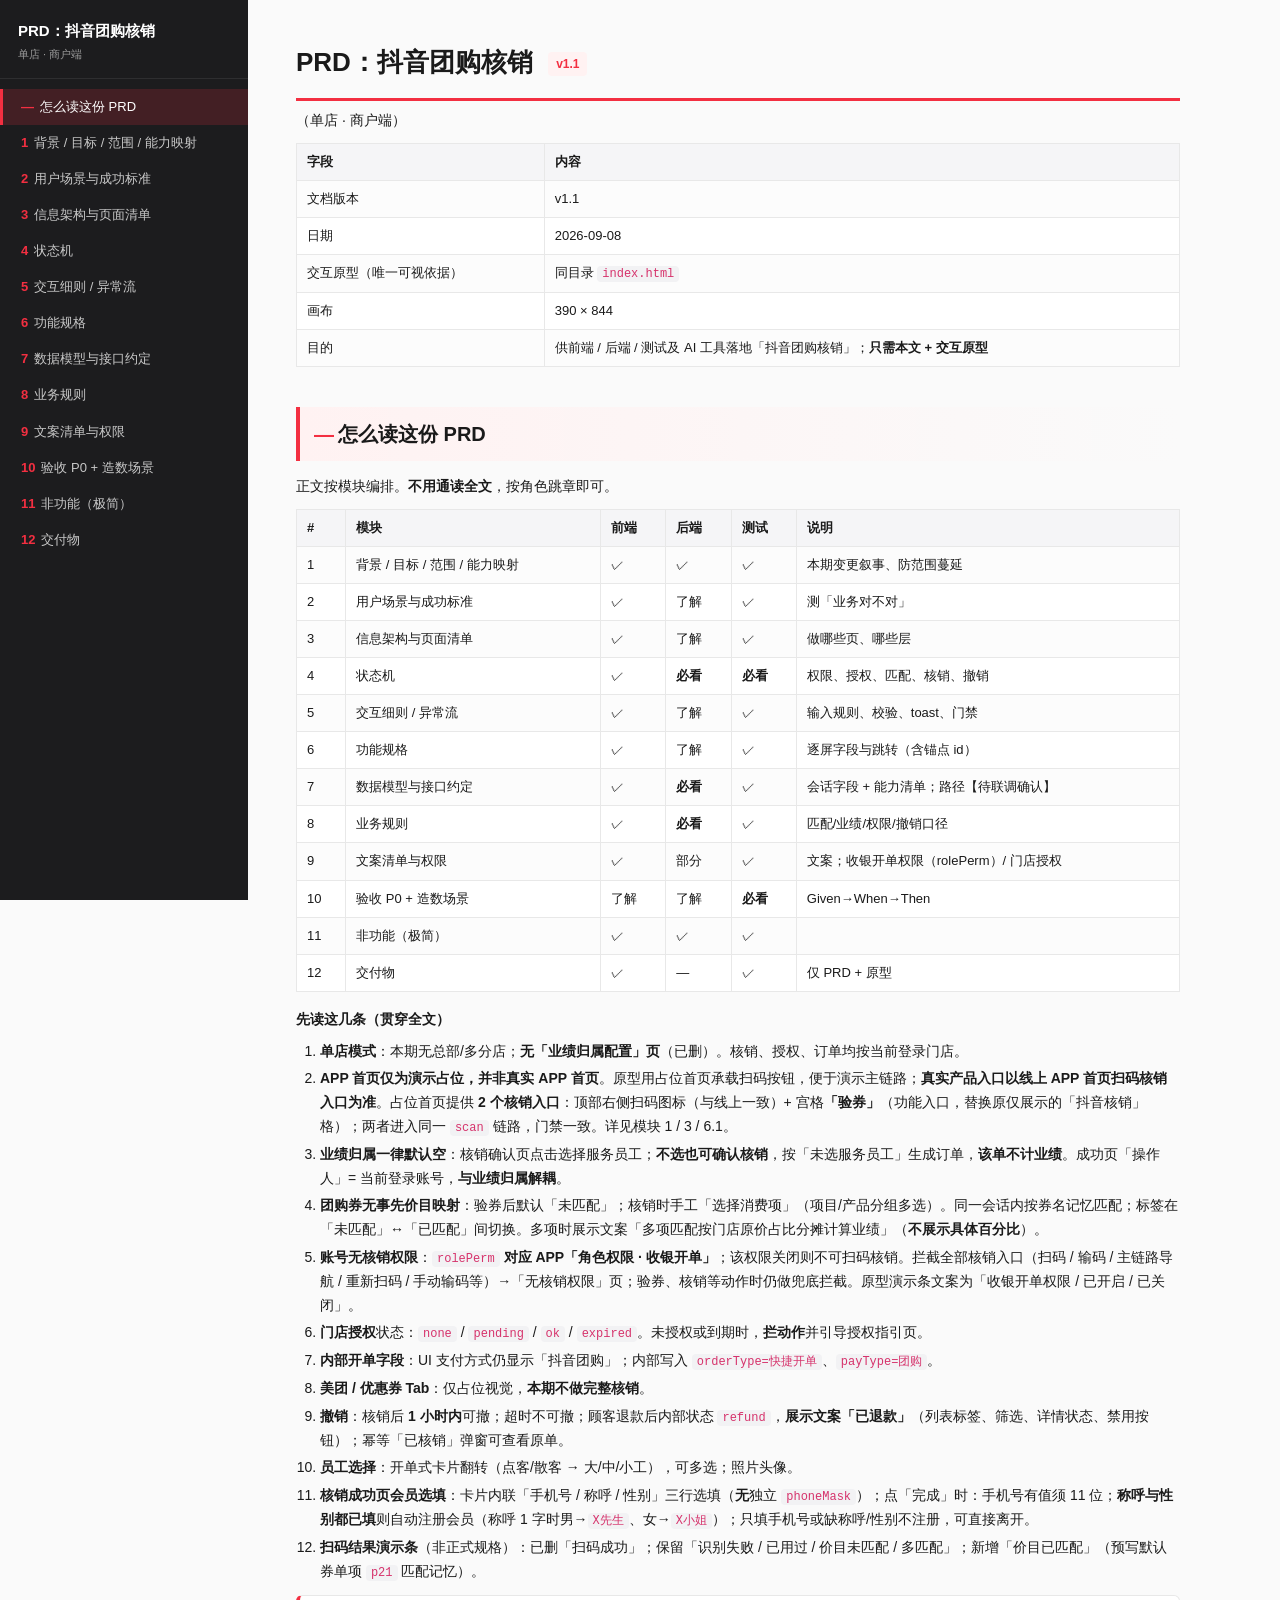
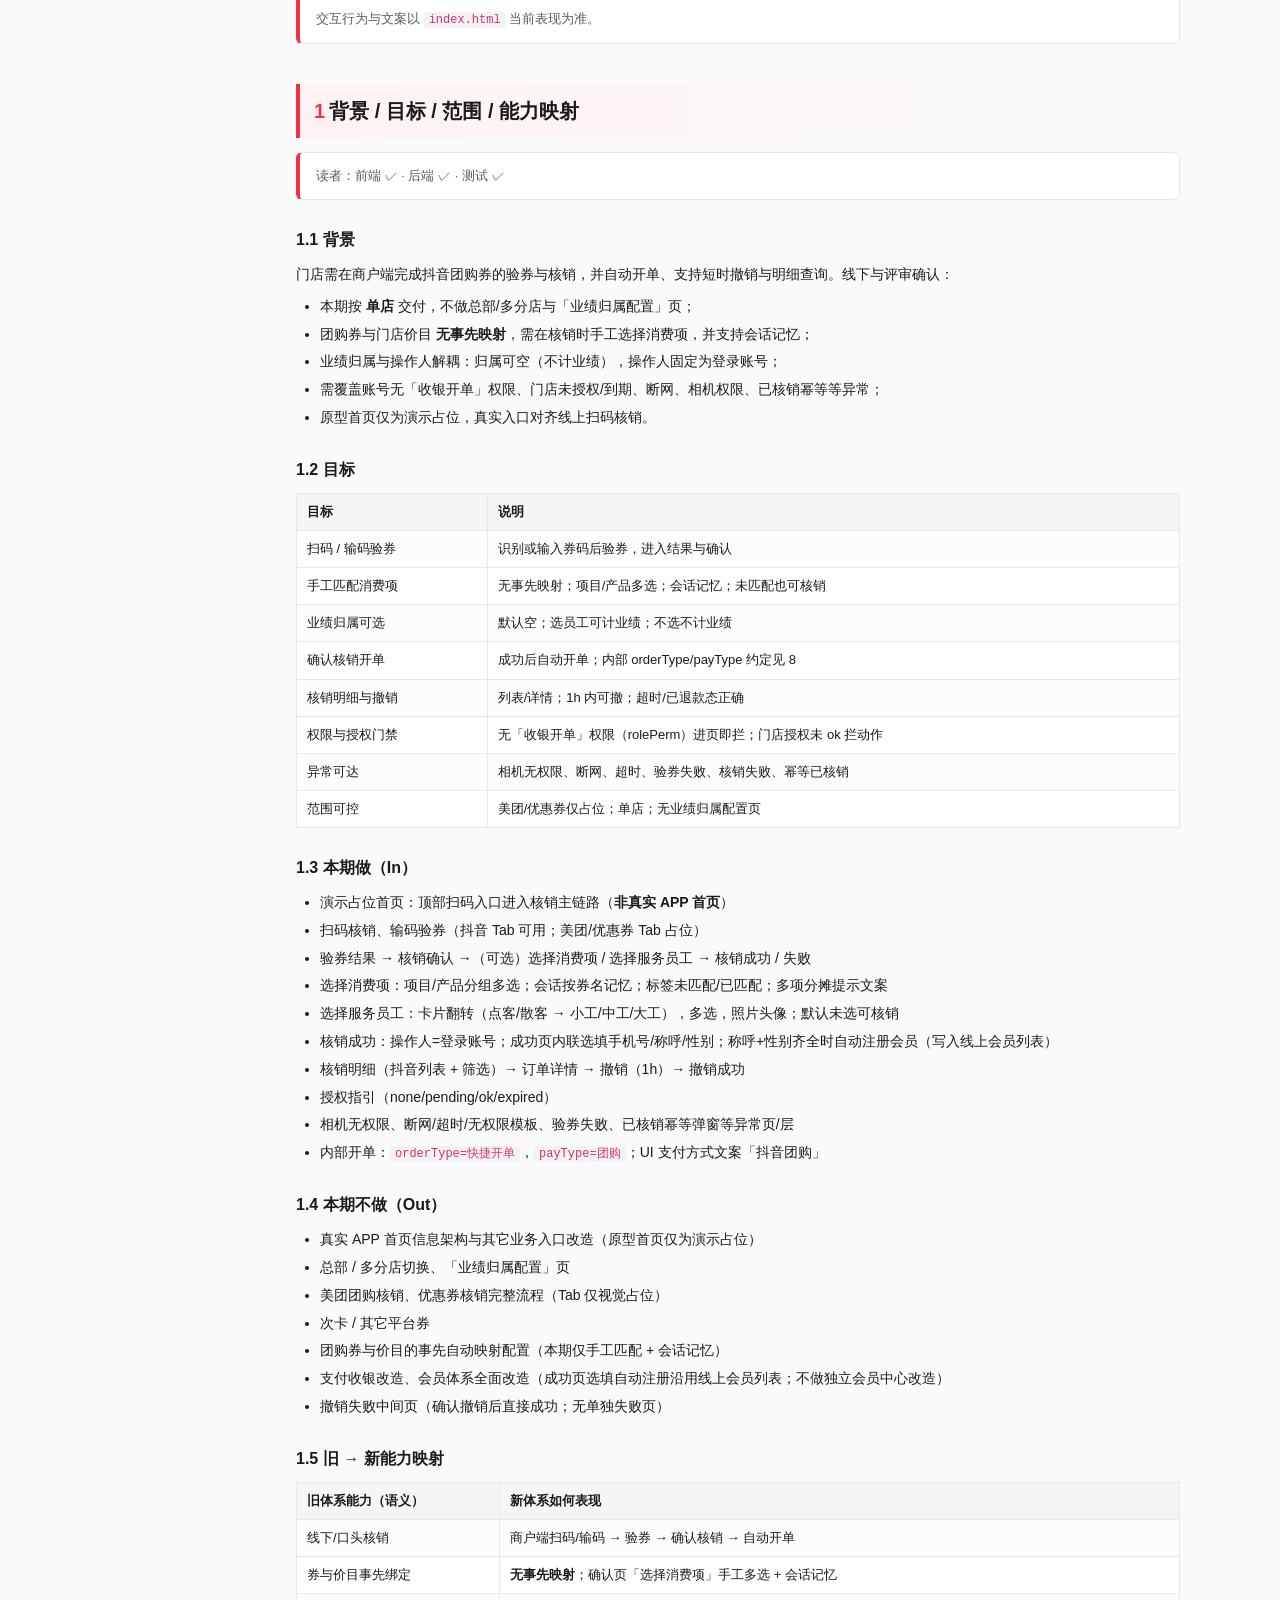
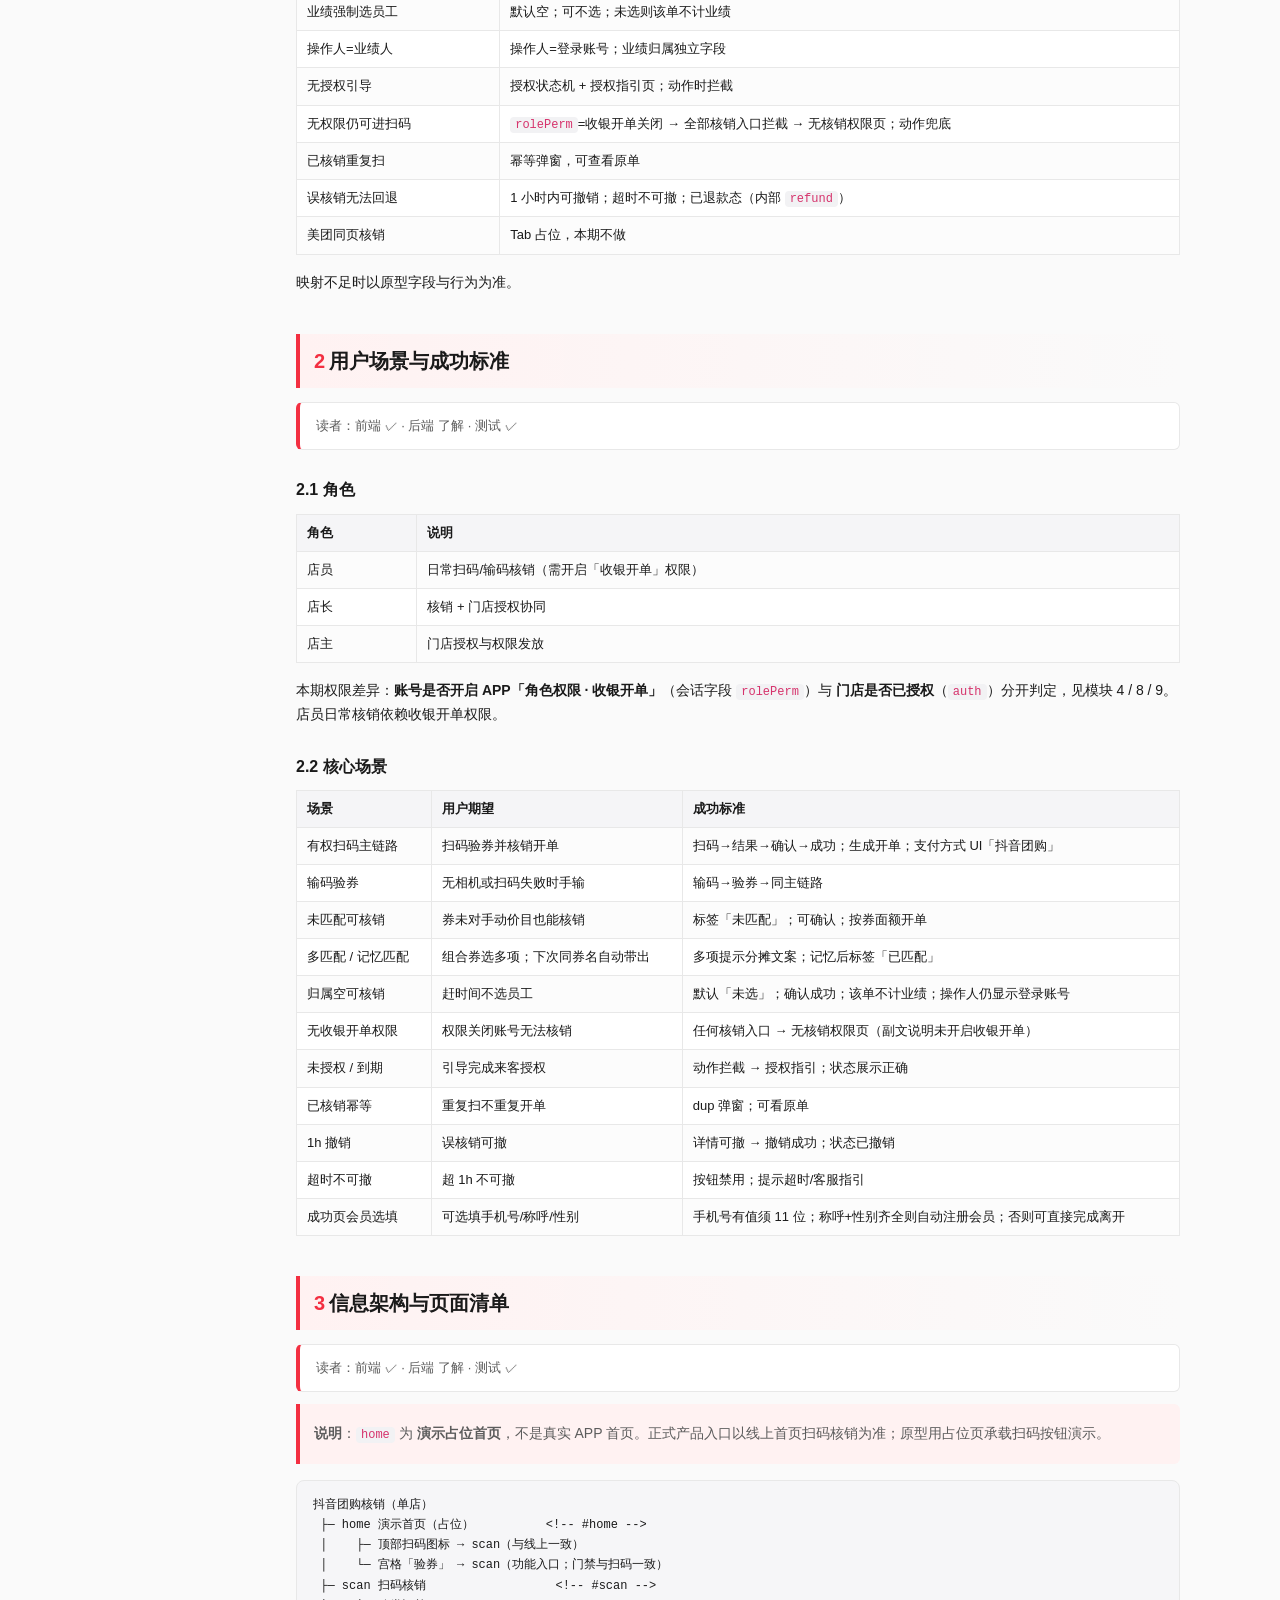
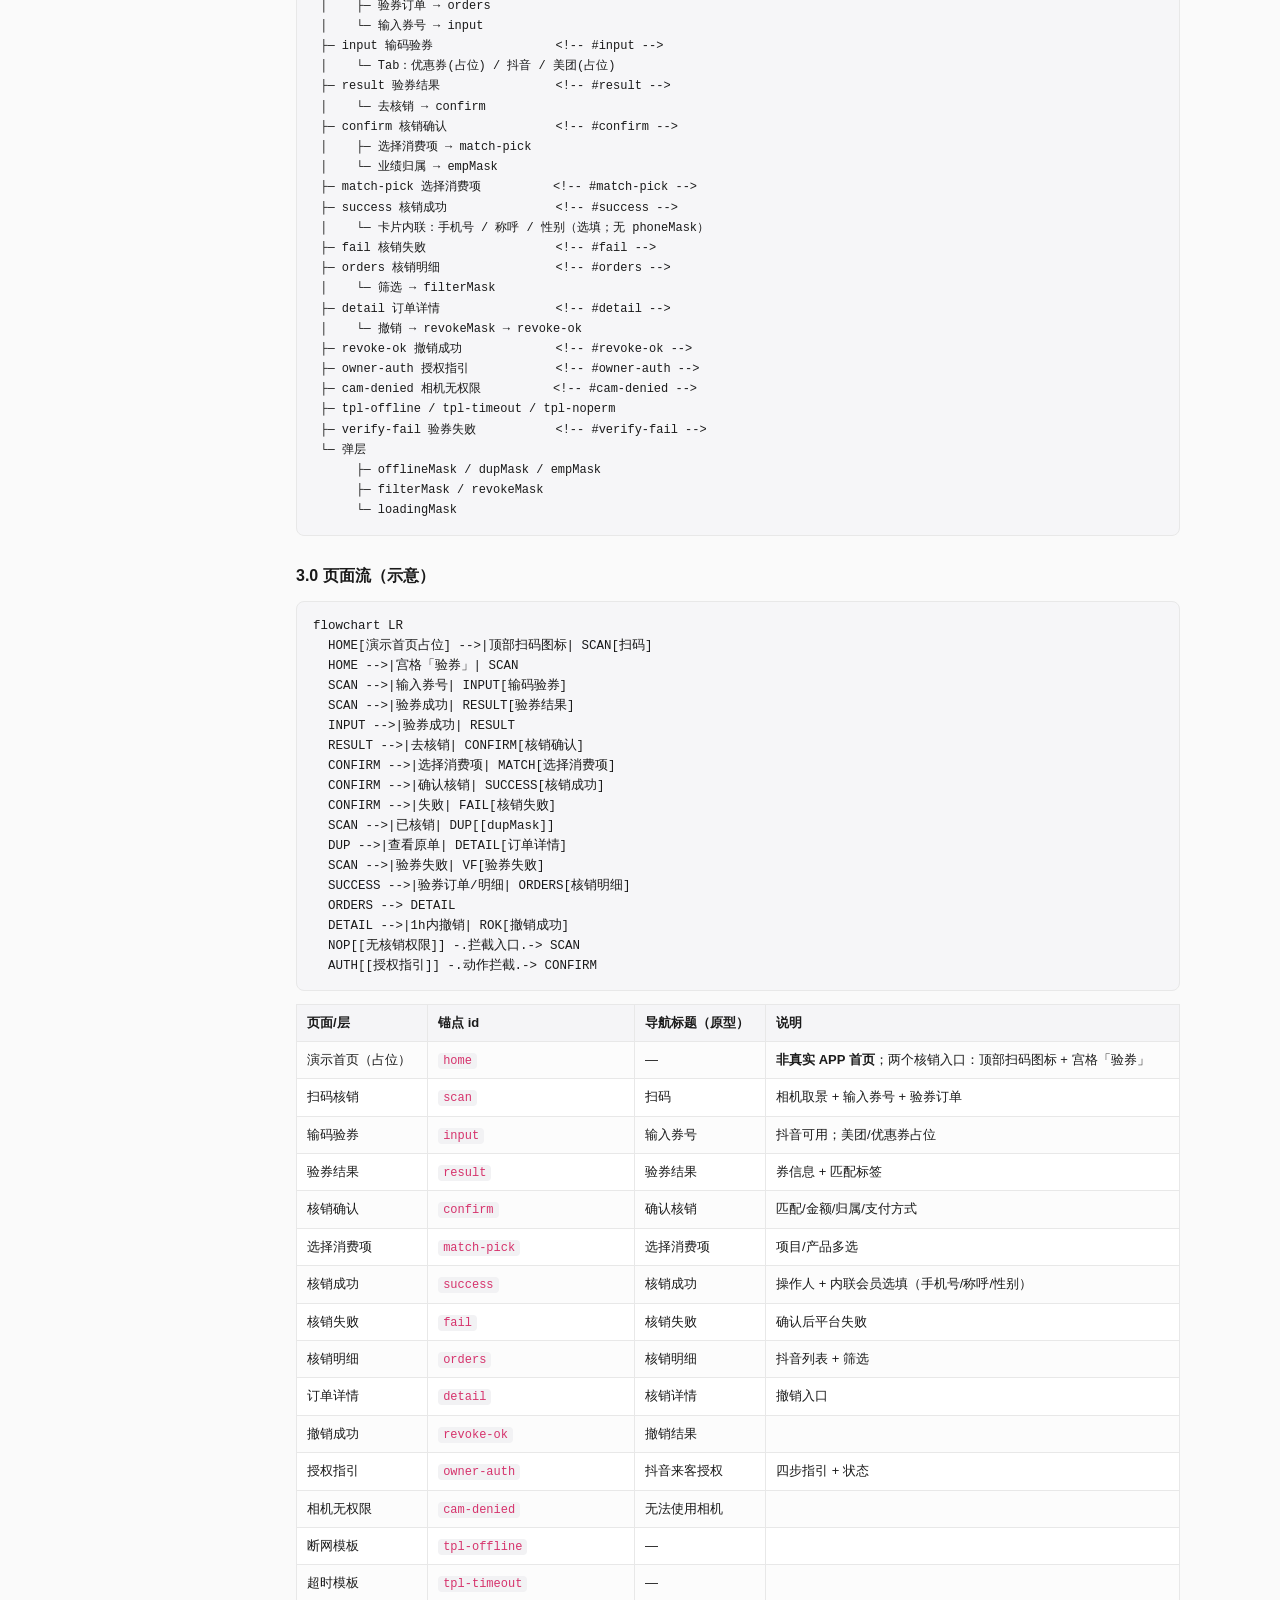
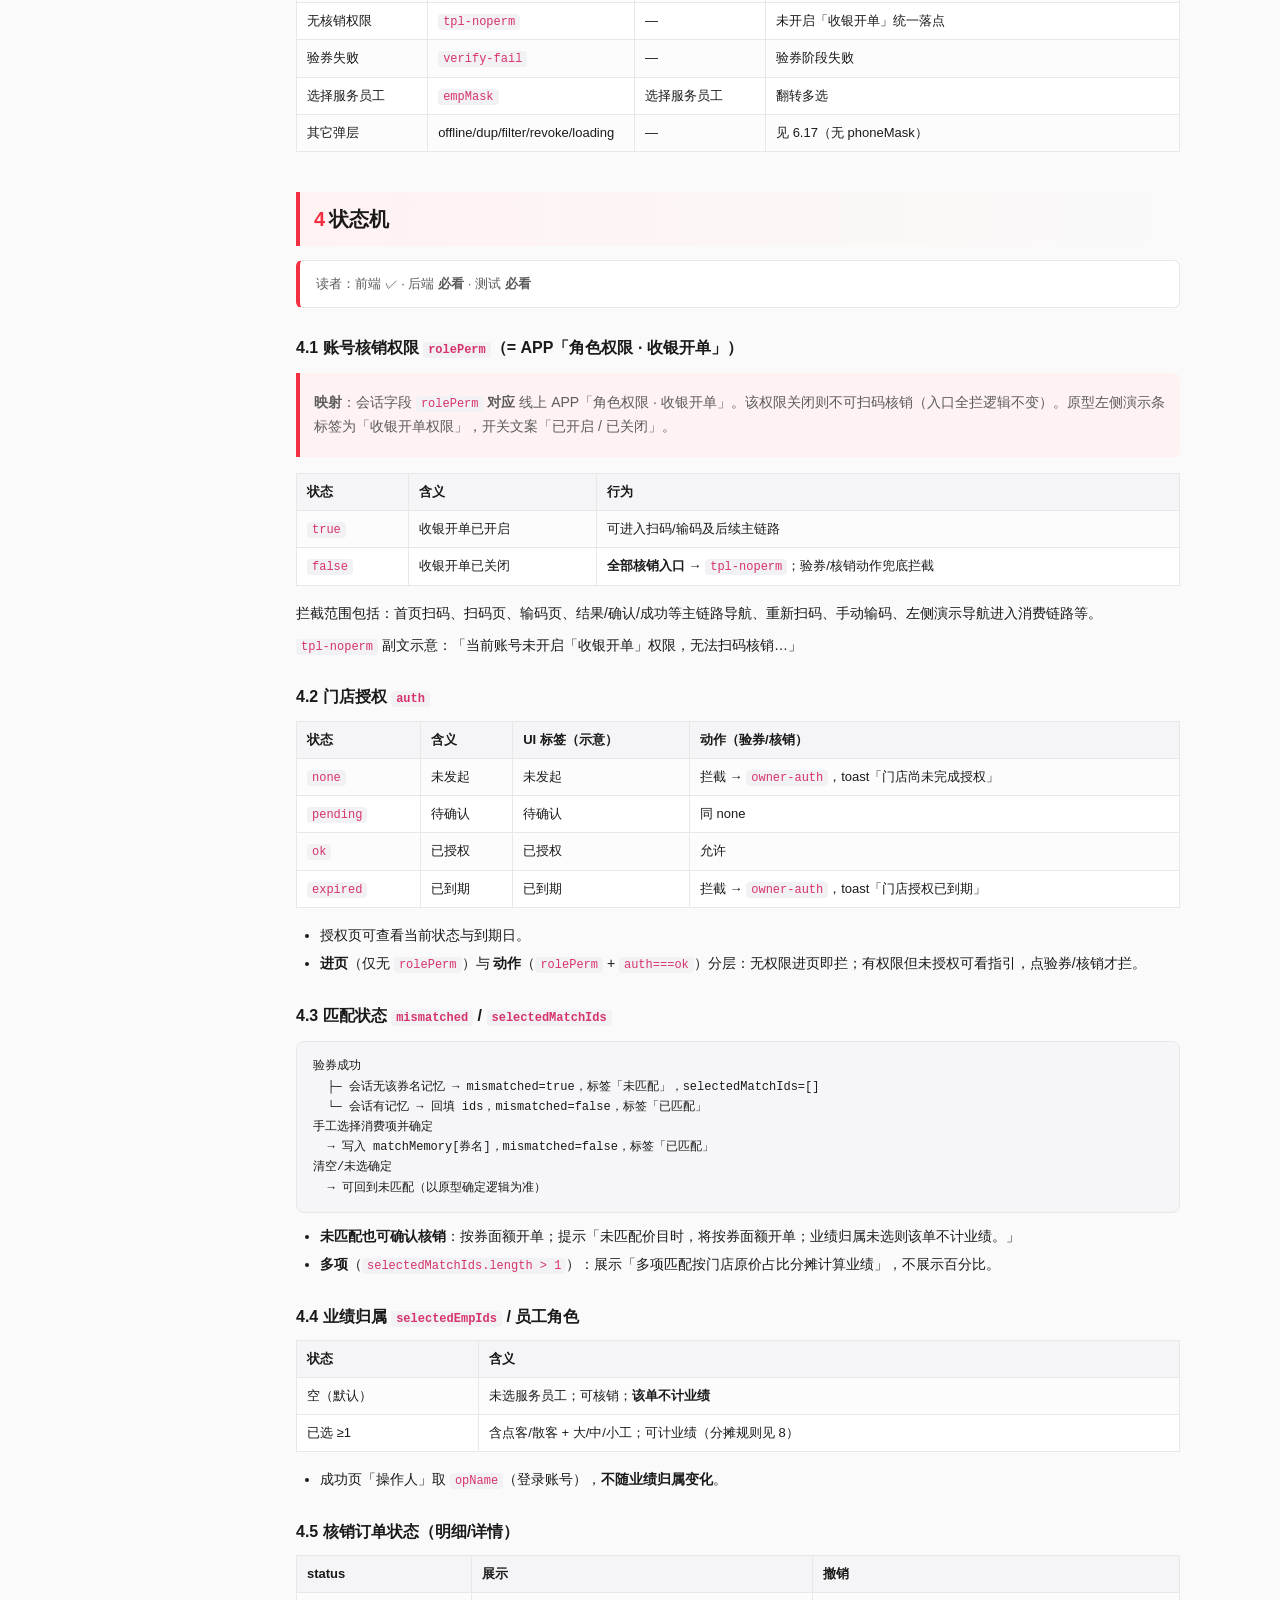
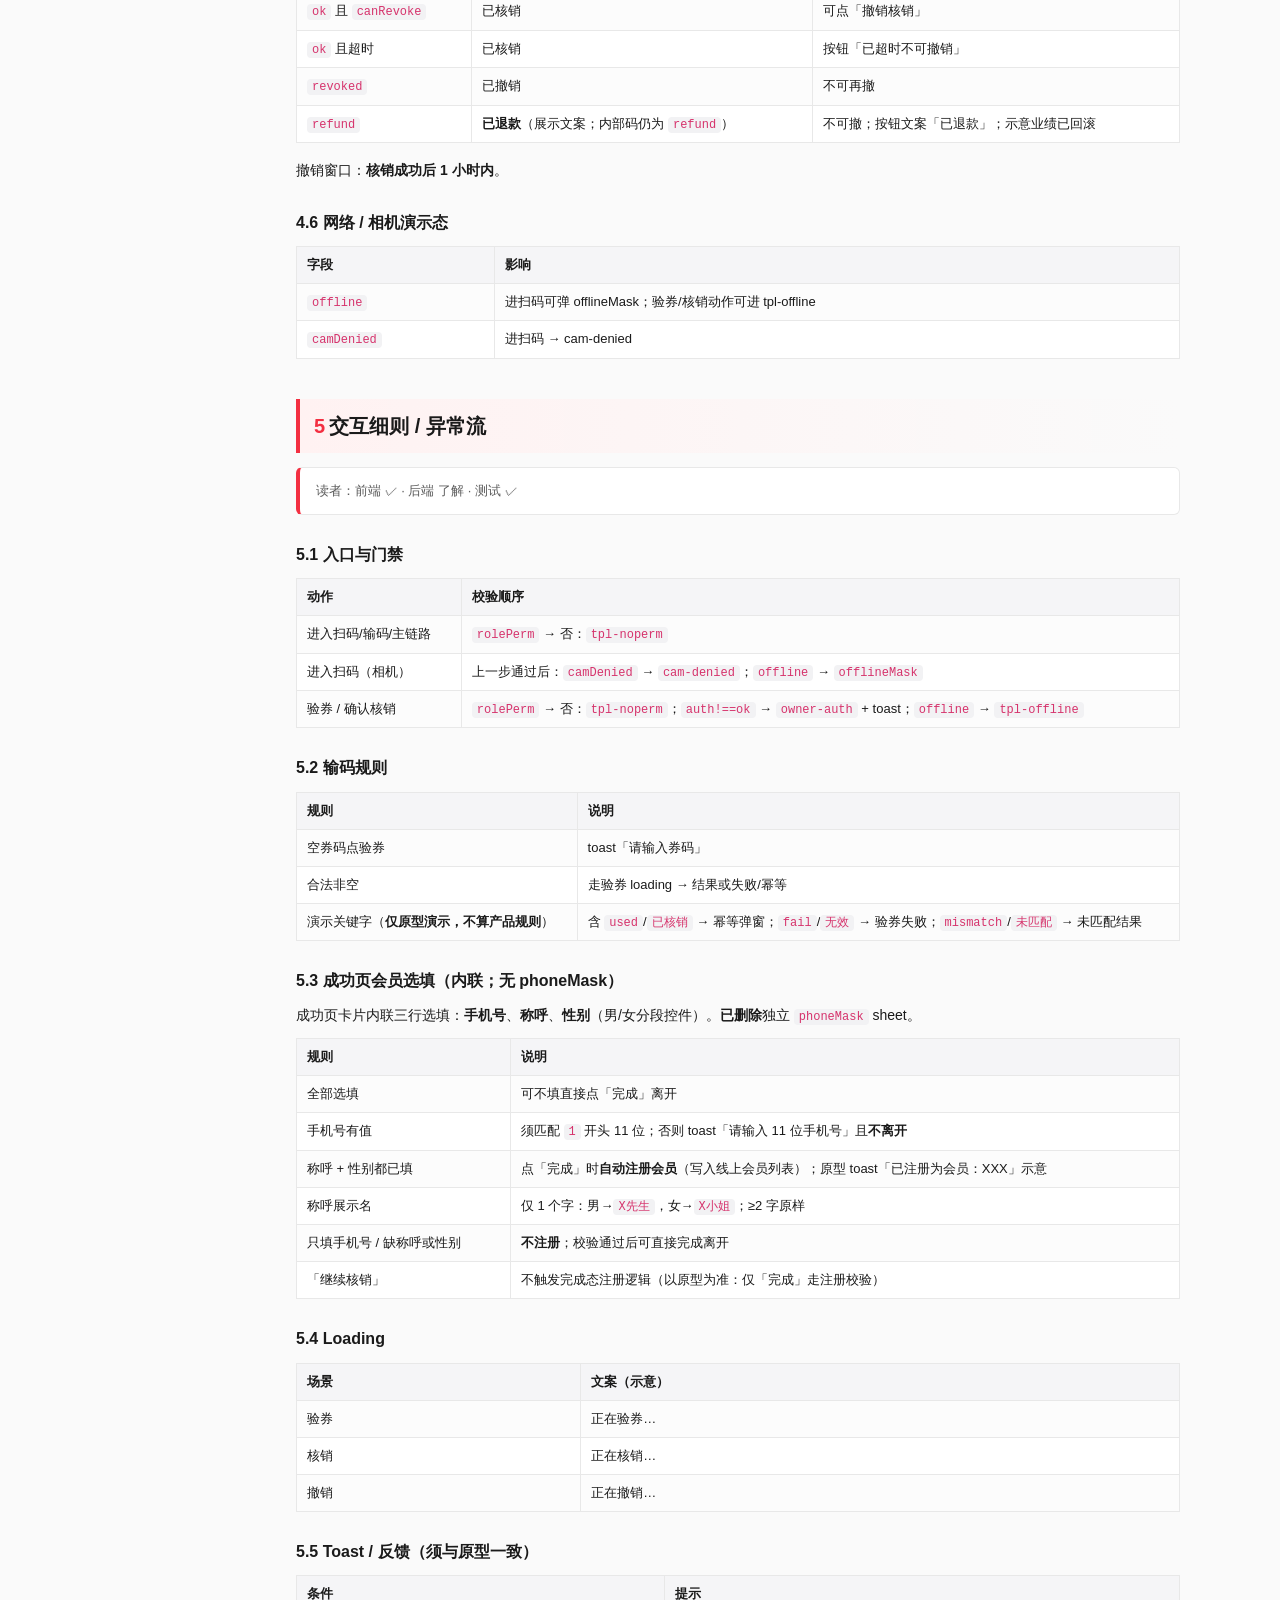
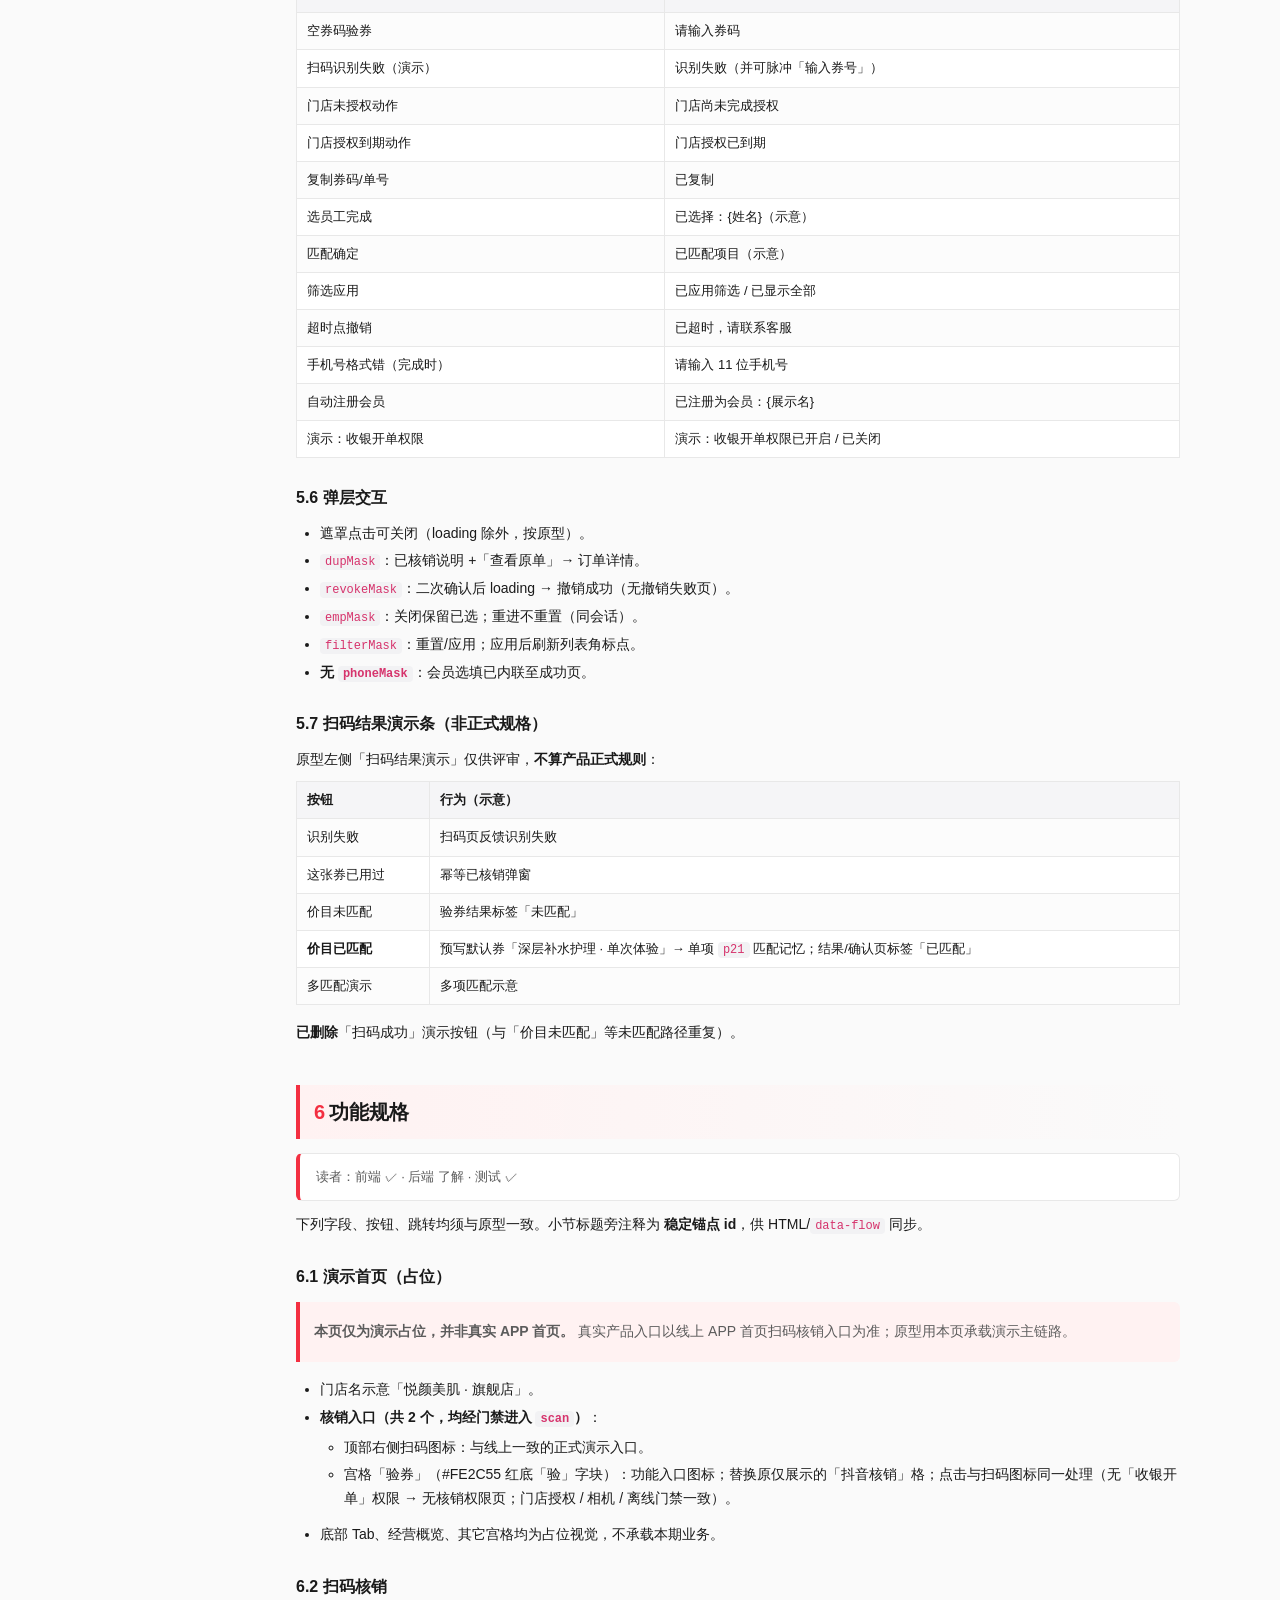
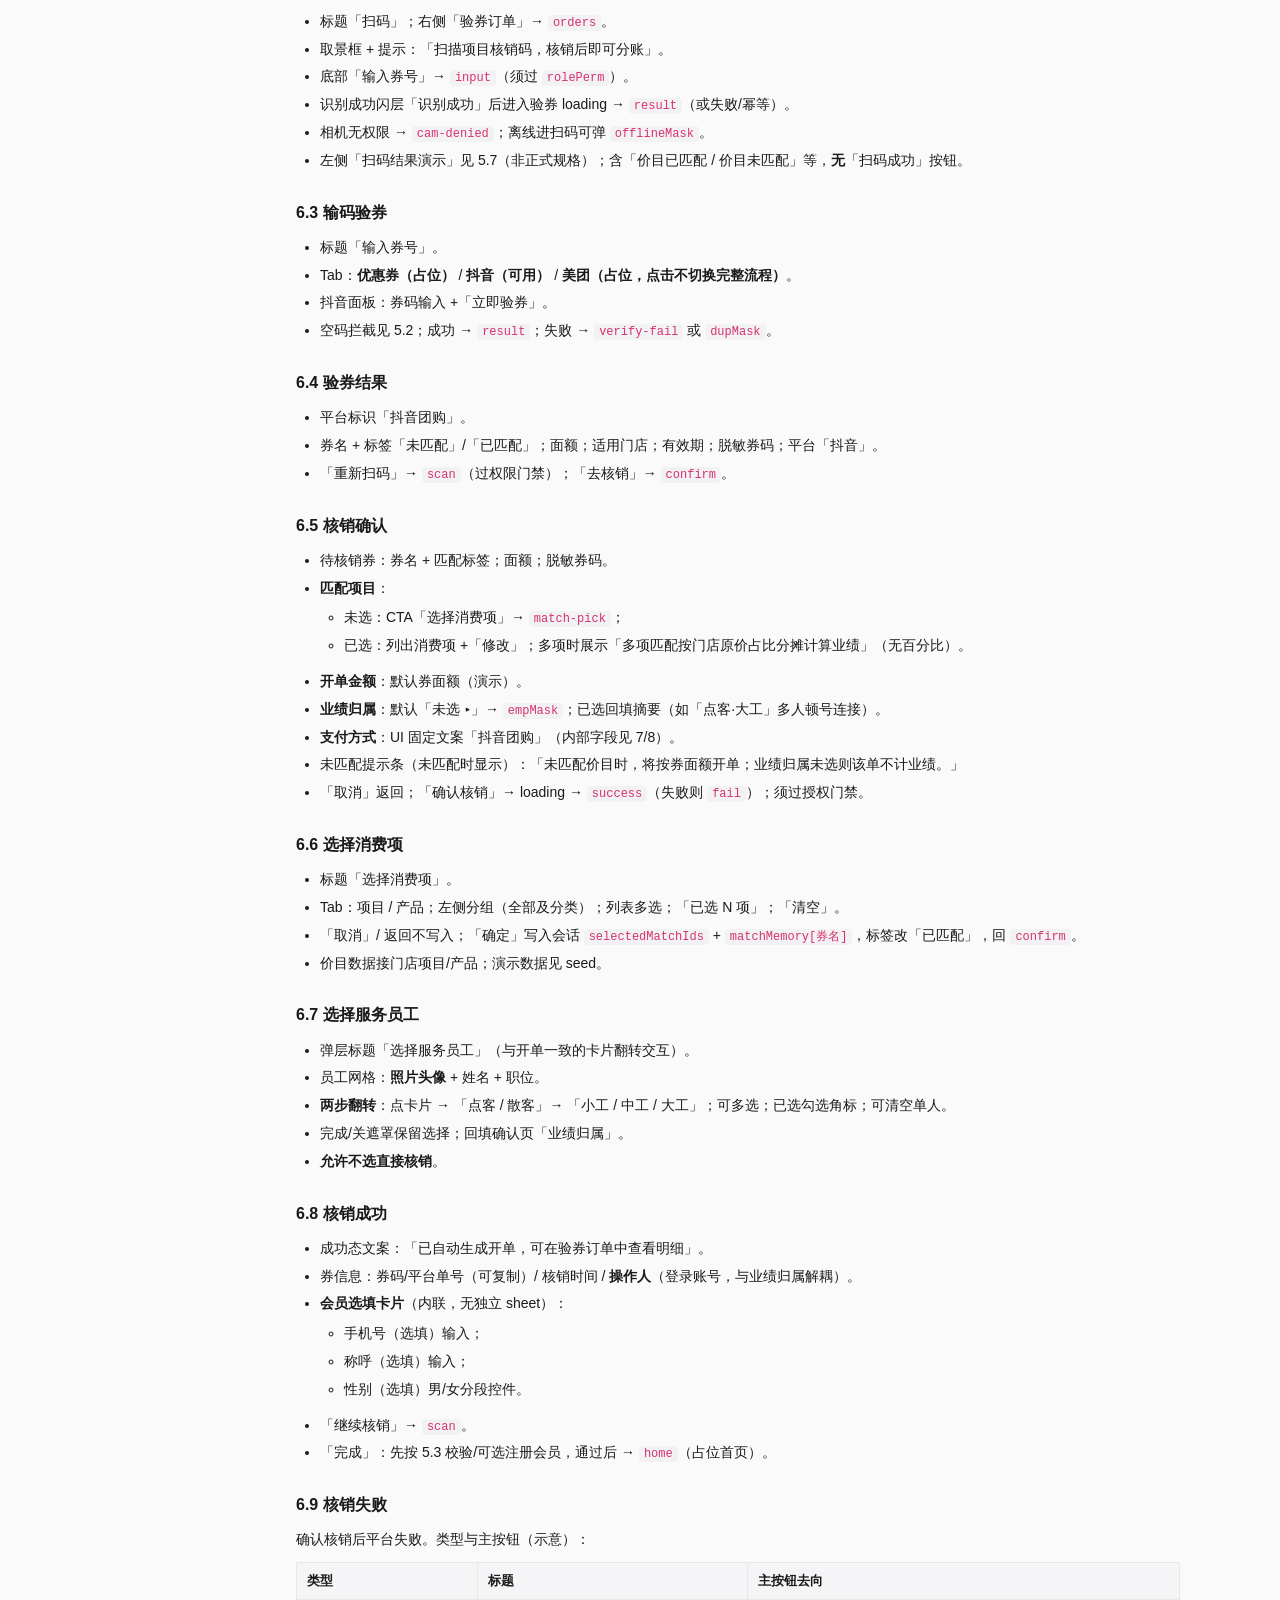
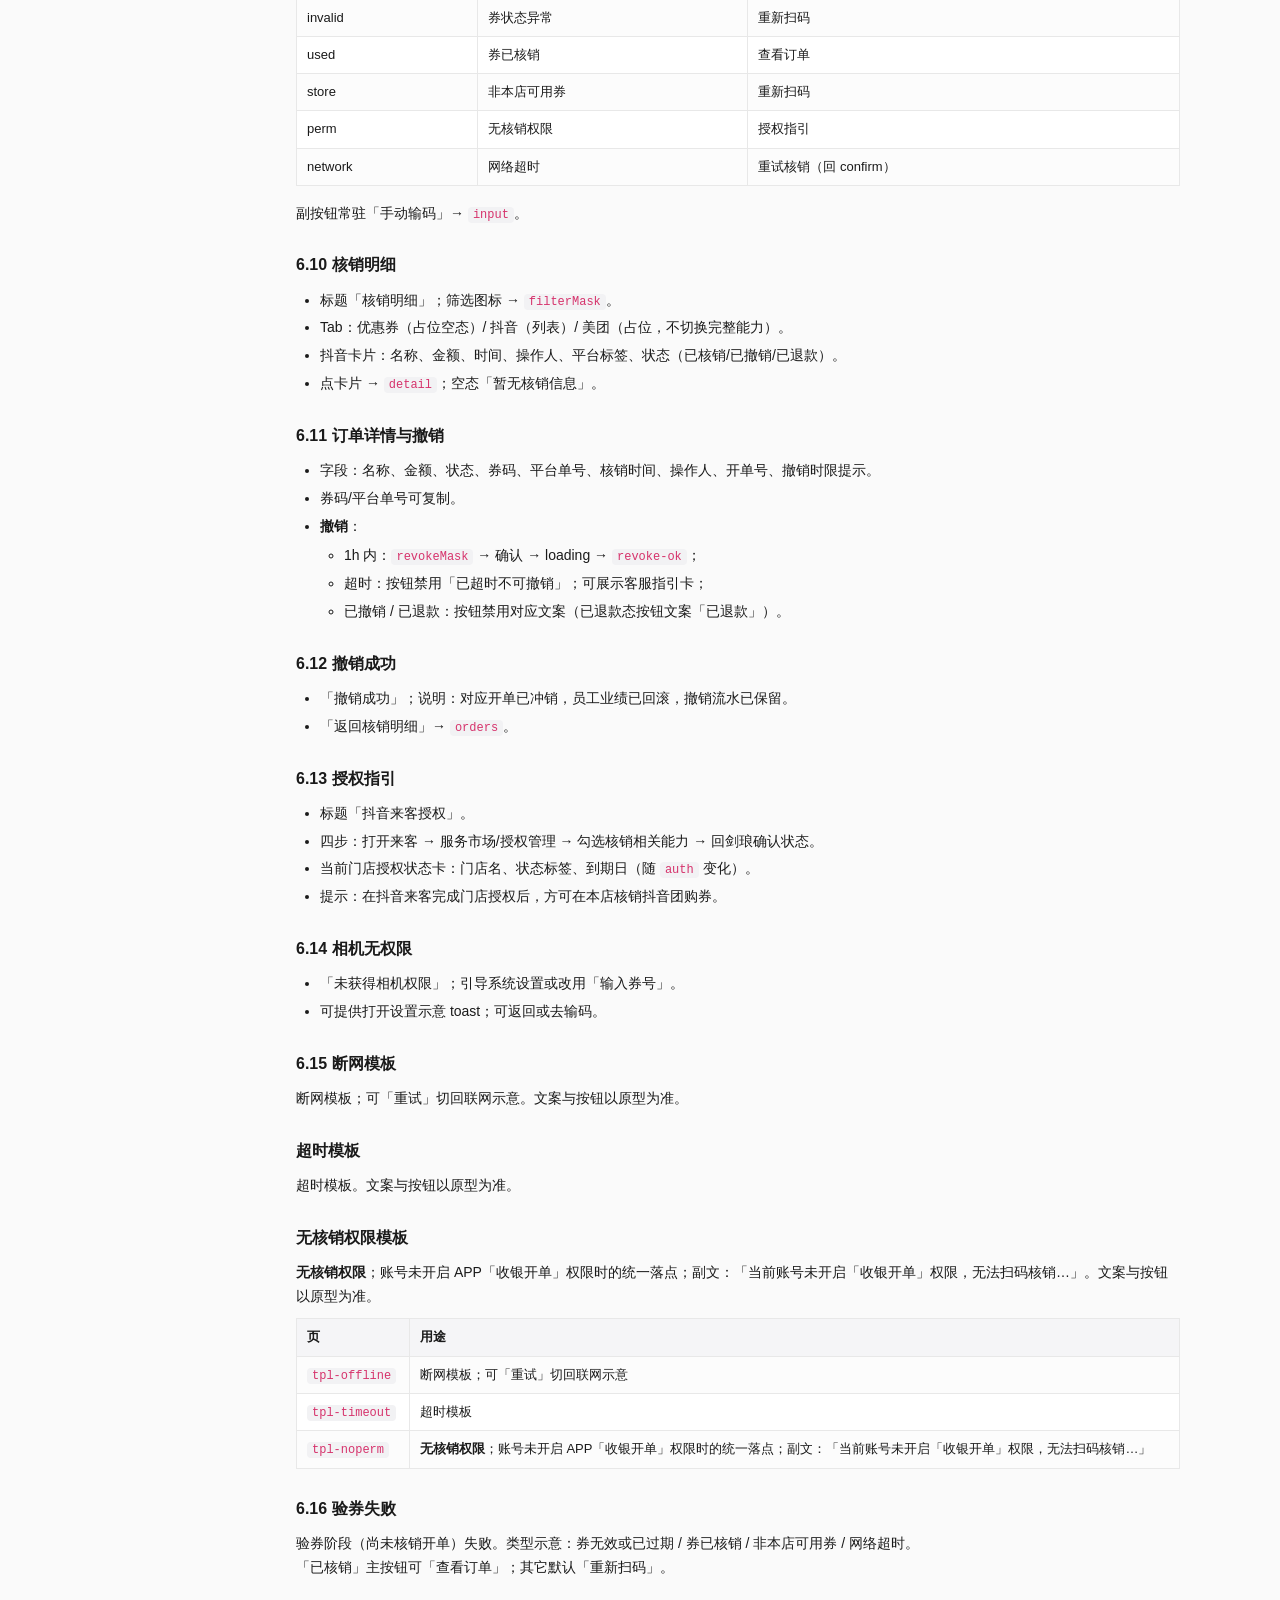
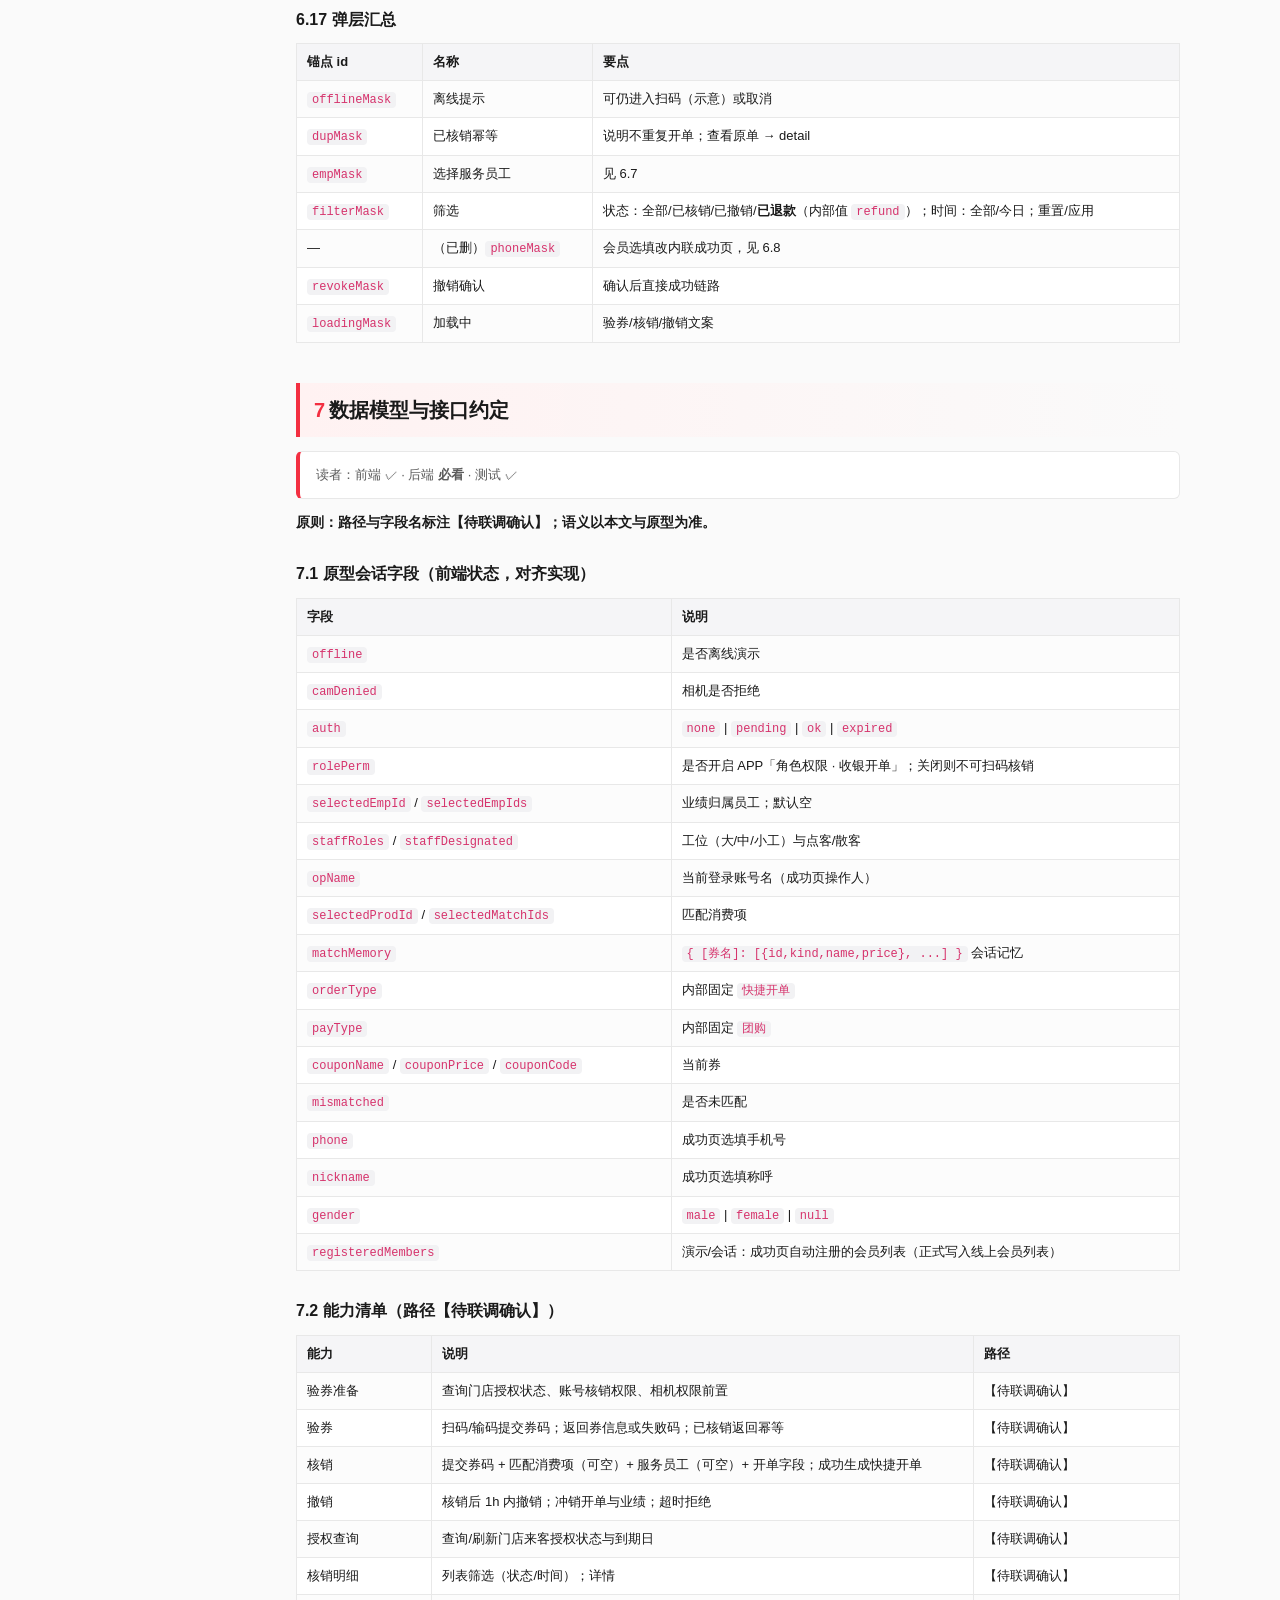
<file: PRD-抖音团购核销.html>
<!DOCTYPE html>
<html lang="zh-CN">
<head>
<meta charset="UTF-8">
<meta name="viewport" content="width=device-width, initial-scale=1.0">
<title>PRD：抖音团购核销（单店 · 商户端）</title>
<style>
  :root {
    --brand: #F32F41; --brand-soft: #FFF2F2; --brand-border: #FFD5D9;
    --text: #1a1a1a; --text-sec: #5c5c5c; --text-3: #929292;
    --border: #e8e8e8; --bg: #fafafa; --card: #fff;
    --sidebar-w: 248px;
  }
  * { box-sizing: border-box; }
  html { scroll-behavior: smooth; }
  body {
    margin: 0; font-family: -apple-system, "Segoe UI", "Noto Sans SC", "Microsoft YaHei", sans-serif;
    color: var(--text); background: var(--bg); font-size: 14px; line-height: 1.7;
  }
  /* ===== 侧边栏 ===== */
  .sidebar {
    position: fixed; top: 0; left: 0; bottom: 0; width: var(--sidebar-w);
    background: #1c1c1e; color: #e8e8e8; overflow-y: auto; padding: 20px 0 40px; z-index: 20;
  }
  .sidebar .brand { padding: 0 18px 14px; border-bottom: 1px solid rgba(255,255,255,.08); margin-bottom: 10px; }
  .sidebar .brand .t { font-size: 15px; font-weight: 700; color: #fff; line-height: 1.4; }
  .sidebar .brand .s { font-size: 11px; color: #9a9a9a; margin-top: 4px; }
  .sidebar nav a {
    display: block; padding: 7px 18px; color: #c8c8c8; text-decoration: none;
    font-size: 13px; border-left: 3px solid transparent; transition: all .15s;
  }
  .sidebar nav a:hover { color: #fff; background: rgba(255,255,255,.05); }
  .sidebar nav a.on { color: #fff; background: rgba(243,47,65,.18); border-left-color: var(--brand); }
  .sidebar nav a .no { color: var(--brand); font-weight: 700; margin-right: 6px; }
  .sidebar nav a.sub { padding-left: 34px; font-size: 12px; color: #9a9a9a; }
  /* ===== 主内容 ===== */
  .main { margin-left: var(--sidebar-w); padding: 40px 48px 80px; max-width: 980px; }
  .main h1 {
    font-size: 26px; font-weight: 800; color: var(--text); margin: 0 0 6px;
    border-bottom: 3px solid var(--brand); padding-bottom: 14px;
  }
  .main h1 .tag { display:inline-block; background: var(--brand-soft); color: var(--brand); font-size: 12px; font-weight: 700; padding: 2px 8px; border-radius: 4px; vertical-align: 3px; margin-left: 8px; }
  .main h2 {
    font-size: 20px; font-weight: 800; color: var(--text); margin: 40px 0 14px;
    padding: 10px 14px; background: linear-gradient(90deg, var(--brand-soft), transparent);
    border-left: 4px solid var(--brand); border-radius: 0 6px 6px 0;
  }
  .main h2 .no { color: var(--brand); margin-right: 4px; }
  .main h3 { font-size: 16px; font-weight: 700; color: var(--text); margin: 26px 0 10px; }
  .main h4 { font-size: 14px; font-weight: 700; color: var(--text); margin: 18px 0 8px; }
  .main p { margin: 8px 0; }
  .main .reader-note { background: #fff; border: 1px solid var(--border); border-left: 4px solid var(--brand); border-radius: 6px; padding: 12px 16px; margin: 12px 0; font-size: 13px; color: var(--text-sec); }
  .main .kpi { background: var(--brand-soft); border-radius: 8px; padding: 12px 16px; margin: 14px 0; font-size: 13px; }
  table { border-collapse: collapse; width: 100%; margin: 10px 0 16px; background: var(--card); font-size: 13px; }
  th, td { border: 1px solid var(--border); padding: 7px 10px; text-align: left; vertical-align: top; }
  th { background: #f5f5f7; font-weight: 700; white-space: nowrap; }
  tr:nth-child(even) td { background: #fcfcfc; }
  code { background: #f2f2f4; border-radius: 4px; padding: 1px 5px; font-family: Consolas, Monaco, monospace; font-size: 12px; color: #d6336c; }
  pre { background: #f6f6f8; border: 1px solid var(--border); border-radius: 8px; padding: 14px 16px; overflow-x: auto; font-size: 12.5px; line-height: 1.6; }
  pre code { background: none; color: inherit; padding: 0; }
  .flow { display: flex; flex-wrap: wrap; align-items: center; gap: 6px; margin: 12px 0; font-size: 12.5px; }
  .flow .node { background: var(--card); border: 1px solid var(--border); border-radius: 6px; padding: 5px 10px; }
  .flow .node.b { border-color: var(--brand); color: var(--brand); font-weight: 700; }
  .flow .node.alt { border-style: dashed; }
  .flow .arr { color: var(--text-3); font-weight: 700; }
  .badge-new { display:inline-block; background: var(--brand); color:#fff; font-size: 11px; font-weight:700; padding: 1px 6px; border-radius: 4px; margin-left: 6px; vertical-align: 1px; }
  .badge-add { display:inline-block; background: #333; color:#fff; font-size: 11px; font-weight:700; padding: 1px 6px; border-radius: 4px; margin-left: 6px; vertical-align: 1px; }
  .note-inline { color: var(--brand); font-weight: 600; }
  .foot { margin-top: 40px; padding-top: 16px; border-top: 1px solid var(--border); color: var(--text-3); font-size: 12px; }
  .toc-cards { display: grid; grid-template-columns: 1fr 1fr; gap: 8px; margin: 12px 0; }
  .toc-cards a { display: block; text-decoration: none; color: var(--text); background: var(--card); border: 1px solid var(--border); border-radius: 8px; padding: 8px 12px; font-size: 13px; }
  .toc-cards a:hover { border-color: var(--brand); }
  .toc-cards a b { color: var(--brand); }
  ul, ol { margin: 6px 0 12px; padding-left: 24px; }
  li { margin: 4px 0; }
  blockquote {
    margin: 12px 0 16px; padding: 10px 14px;
    border-left: 4px solid var(--brand); background: var(--brand-soft);
    color: var(--text-sec); border-radius: 0 6px 6px 0;
  }
  blockquote p { margin: 0; }
  /* ===== embed 模式 ===== */
  .embed-bar {
    display: none; position: sticky; top: 0; z-index: 30;
    background: rgba(255,255,255,.96); backdrop-filter: blur(8px);
    border-bottom: 1px solid var(--border); padding: 10px 16px;
    font-size: 13px; font-weight: 700; color: var(--text);
  }
  .embed-bar .muted { font-weight: 400; color: var(--text-3); margin-right: 6px; }
  html.embed .sidebar, body.embed .sidebar { display: none !important; }
  html.embed .main, body.embed .main {
    margin-left: 0; padding: 20px 16px 40px; max-width: none;
  }
  html.embed .embed-bar, body.embed .embed-bar { display: block; }
  @media (max-width: 900px) {
    .sidebar { display: none; }
    .main { margin-left: 0; padding: 24px 18px 60px; }
  }
</style>
</head>
<body>

<div class="sidebar">
  <div class="brand">
    <div class="t">PRD：抖音团购核销</div>
    <div class="s">单店 · 商户端</div>
  </div>
  <nav id="toc"></nav>
</div>

<div class="embed-bar" id="embedBar"><span class="muted">当前小节</span><span id="embedBarTitle">—</span></div>

<div class="main">

<h1>PRD：抖音团购核销 <span class="tag">v1.1</span></h1>
<p>（单店 · 商户端）</p>

<table>
  <tr><th>字段</th><th>内容</th></tr>
  <tr><td>文档版本</td><td>v1.1</td></tr>
  <tr><td>日期</td><td>2026-09-08</td></tr>
  <tr><td>交互原型（唯一可视依据）</td><td>同目录 <code>index.html</code></td></tr>
  <tr><td>画布</td><td>390 × 844</td></tr>
  <tr><td>目的</td><td>供前端 / 后端 / 测试及 AI 工具落地「抖音团购核销」；<b>只需本文 + 交互原型</b></td></tr>
</table>

<h2 id="howto"><span class="no">—</span>怎么读这份 PRD</h2>
<p>正文按模块编排。<b>不用通读全文</b>，按角色跳章即可。</p>
<table>
  <tr><th>#</th><th>模块</th><th>前端</th><th>后端</th><th>测试</th><th>说明</th></tr>
  <tr><td>1</td><td>背景 / 目标 / 范围 / 能力映射</td><td>✓</td><td>✓</td><td>✓</td><td>本期变更叙事、防范围蔓延</td></tr>
  <tr><td>2</td><td>用户场景与成功标准</td><td>✓</td><td>了解</td><td>✓</td><td>测「业务对不对」</td></tr>
  <tr><td>3</td><td>信息架构与页面清单</td><td>✓</td><td>了解</td><td>✓</td><td>做哪些页、哪些层</td></tr>
  <tr><td>4</td><td>状态机</td><td>✓</td><td><b>必看</b></td><td><b>必看</b></td><td>权限、授权、匹配、核销、撤销</td></tr>
  <tr><td>5</td><td>交互细则 / 异常流</td><td>✓</td><td>了解</td><td>✓</td><td>输入规则、校验、toast、门禁</td></tr>
  <tr><td>6</td><td>功能规格</td><td>✓</td><td>了解</td><td>✓</td><td>逐屏字段与跳转（含锚点 id）</td></tr>
  <tr><td>7</td><td>数据模型与接口约定</td><td>✓</td><td><b>必看</b></td><td>✓</td><td>会话字段 + 能力清单；路径【待联调确认】</td></tr>
  <tr><td>8</td><td>业务规则</td><td>✓</td><td><b>必看</b></td><td>✓</td><td>匹配/业绩/权限/撤销口径</td></tr>
  <tr><td>9</td><td>文案清单与权限</td><td>✓</td><td>部分</td><td>✓</td><td>文案；收银开单权限（rolePerm）/ 门店授权</td></tr>
  <tr><td>10</td><td>验收 P0 + 造数场景</td><td>了解</td><td>了解</td><td><b>必看</b></td><td>Given→When→Then</td></tr>
  <tr><td>11</td><td>非功能（极简）</td><td>✓</td><td>✓</td><td>✓</td><td></td></tr>
  <tr><td>12</td><td>交付物</td><td>✓</td><td>—</td><td>✓</td><td>仅 PRD + 原型</td></tr>
</table>

<p><b>先读这几条（贯穿全文）</b></p>
<ol>
  <li><b>单店模式</b>：本期无总部/多分店；<b>无「业绩归属配置」页</b>（已删）。核销、授权、订单均按当前登录门店。</li>
  <li><b>APP 首页仅为演示占位，并非真实 APP 首页</b>。原型用占位首页承载扫码按钮，便于演示主链路；<b>真实产品入口以线上 APP 首页扫码核销入口为准</b>。占位首页提供 <b>2 个核销入口</b>：顶部右侧扫码图标（与线上一致）+ 宫格<b>「验券」</b>（功能入口，替换原仅展示的「抖音核销」格）；两者进入同一 <code>scan</code> 链路，门禁一致。详见模块 1 / 3 / 6.1。</li>
  <li><b>业绩归属一律默认空</b>：核销确认页点击选择服务员工；<b>不选也可确认核销</b>，按「未选服务员工」生成订单，<b>该单不计业绩</b>。成功页「操作人」= 当前登录账号，<b>与业绩归属解耦</b>。</li>
  <li><b>团购券无事先价目映射</b>：验券后默认「未匹配」；核销时手工「选择消费项」（项目/产品分组多选）。同一会话内按券名记忆匹配；标签在「未匹配」↔「已匹配」间切换。多项时展示文案「多项匹配按门店原价占比分摊计算业绩」（<b>不展示具体百分比</b>）。</li>
  <li><b>账号无核销权限</b>：<code>rolePerm</code> <b>对应 APP「角色权限 · 收银开单」</b>；该权限关闭则不可扫码核销。拦截全部核销入口（扫码 / 输码 / 主链路导航 / 重新扫码 / 手动输码等）→「无核销权限」页；验券、核销等动作时仍做兜底拦截。原型演示条文案为「收银开单权限 / 已开启 / 已关闭」。</li>
  <li><b>门店授权</b>状态：<code>none</code> / <code>pending</code> / <code>ok</code> / <code>expired</code>。未授权或到期时，<b>拦动作</b>并引导授权指引页。</li>
  <li><b>内部开单字段</b>：UI 支付方式仍显示「抖音团购」；内部写入 <code>orderType=快捷开单</code>、<code>payType=团购</code>。</li>
  <li><b>美团 / 优惠券 Tab</b>：仅占位视觉，<b>本期不做完整核销</b>。</li>
  <li><b>撤销</b>：核销后 <b>1 小时内</b>可撤；超时不可撤；顾客退款后内部状态 <code>refund</code>，<b>展示文案「已退款」</b>（列表标签、筛选、详情状态、禁用按钮）；幂等「已核销」弹窗可查看原单。</li>
  <li><b>员工选择</b>：开单式卡片翻转（点客/散客 → 大/中/小工），可多选；照片头像。</li>
  <li><b>核销成功页会员选填</b>：卡片内联「手机号 / 称呼 / 性别」三行选填（<b>无</b>独立 <code>phoneMask</code>）；点「完成」时：手机号有值须 11 位；<b>称呼与性别都已填</b>则自动注册会员（称呼 1 字时男→<code>X先生</code>、女→<code>X小姐</code>）；只填手机号或缺称呼/性别不注册，可直接离开。</li>
  <li><b>扫码结果演示条</b>（非正式规格）：已删「扫码成功」；保留「识别失败 / 已用过 / 价目未匹配 / 多匹配」；新增「价目已匹配」（预写默认券单项 <code>p21</code> 匹配记忆）。</li>
</ol>
<p class="reader-note">交互行为与文案以 <code>index.html</code> 当前表现为准。</p>

<!-- ===================== 模块 1 ===================== -->
<h2 id="m1"><span class="no">1</span>背景 / 目标 / 范围 / 能力映射</h2>
<p class="reader-note">读者：前端 ✓ · 后端 ✓ · 测试 ✓</p>

<h3>1.1 背景</h3>
<p>门店需在商户端完成抖音团购券的验券与核销，并自动开单、支持短时撤销与明细查询。线下与评审确认：</p>
<ul>
  <li>本期按 <b>单店</b> 交付，不做总部/多分店与「业绩归属配置」页；</li>
  <li>团购券与门店价目 <b>无事先映射</b>，需在核销时手工选择消费项，并支持会话记忆；</li>
  <li>业绩归属与操作人解耦：归属可空（不计业绩），操作人固定为登录账号；</li>
  <li>需覆盖账号无「收银开单」权限、门店未授权/到期、断网、相机权限、已核销幂等等异常；</li>
  <li>原型首页仅为演示占位，真实入口对齐线上扫码核销。</li>
</ul>

<h3>1.2 目标</h3>
<table>
  <tr><th>目标</th><th>说明</th></tr>
  <tr><td>扫码 / 输码验券</td><td>识别或输入券码后验券，进入结果与确认</td></tr>
  <tr><td>手工匹配消费项</td><td>无事先映射；项目/产品多选；会话记忆；未匹配也可核销</td></tr>
  <tr><td>业绩归属可选</td><td>默认空；选员工可计业绩；不选不计业绩</td></tr>
  <tr><td>确认核销开单</td><td>成功后自动开单；内部 orderType/payType 约定见 8</td></tr>
  <tr><td>核销明细与撤销</td><td>列表/详情；1h 内可撤；超时/已退款态正确</td></tr>
  <tr><td>权限与授权门禁</td><td>无「收银开单」权限（rolePerm）进页即拦；门店授权未 ok 拦动作</td></tr>
  <tr><td>异常可达</td><td>相机无权限、断网、超时、验券失败、核销失败、幂等已核销</td></tr>
  <tr><td>范围可控</td><td>美团/优惠券仅占位；单店；无业绩归属配置页</td></tr>
</table>

<h3>1.3 本期做（In）</h3>
<ul>
  <li>演示占位首页：顶部扫码入口进入核销主链路（<b>非真实 APP 首页</b>）</li>
  <li>扫码核销、输码验券（抖音 Tab 可用；美团/优惠券 Tab 占位）</li>
  <li>验券结果 → 核销确认 →（可选）选择消费项 / 选择服务员工 → 核销成功 / 失败</li>
  <li>选择消费项：项目/产品分组多选；会话按券名记忆；标签未匹配/已匹配；多项分摊提示文案</li>
  <li>选择服务员工：卡片翻转（点客/散客 → 小工/中工/大工），多选，照片头像；默认未选可核销</li>
  <li>核销成功：操作人=登录账号；成功页内联选填手机号/称呼/性别；称呼+性别齐全时自动注册会员（写入线上会员列表）</li>
  <li>核销明细（抖音列表 + 筛选）→ 订单详情 → 撤销（1h）→ 撤销成功</li>
  <li>授权指引（none/pending/ok/expired）</li>
  <li>相机无权限、断网/超时/无权限模板、验券失败、已核销幂等弹窗等异常页/层</li>
  <li>内部开单：<code>orderType=快捷开单</code>，<code>payType=团购</code>；UI 支付方式文案「抖音团购」</li>
</ul>

<h3>1.4 本期不做（Out）</h3>
<ul>
  <li>真实 APP 首页信息架构与其它业务入口改造（原型首页仅为演示占位）</li>
  <li>总部 / 多分店切换、「业绩归属配置」页</li>
  <li>美团团购核销、优惠券核销完整流程（Tab 仅视觉占位）</li>
  <li>次卡 / 其它平台券</li>
  <li>团购券与价目的事先自动映射配置（本期仅手工匹配 + 会话记忆）</li>
  <li>支付收银改造、会员体系全面改造（成功页选填自动注册沿用线上会员列表；不做独立会员中心改造）</li>
  <li>撤销失败中间页（确认撤销后直接成功；无单独失败页）</li>
</ul>

<h3>1.5 旧 → 新能力映射</h3>
<table>
  <tr><th>旧体系能力（语义）</th><th>新体系如何表现</th></tr>
  <tr><td>线下/口头核销</td><td>商户端扫码/输码 → 验券 → 确认核销 → 自动开单</td></tr>
  <tr><td>券与价目事先绑定</td><td><b>无事先映射</b>；确认页「选择消费项」手工多选 + 会话记忆</td></tr>
  <tr><td>业绩强制选员工</td><td>默认空；可不选；未选则该单不计业绩</td></tr>
  <tr><td>操作人=业绩人</td><td>操作人=登录账号；业绩归属独立字段</td></tr>
  <tr><td>无授权引导</td><td>授权状态机 + 授权指引页；动作时拦截</td></tr>
  <tr><td>无权限仍可进扫码</td><td><code>rolePerm</code>=收银开单关闭 → 全部核销入口拦截 → 无核销权限页；动作兜底</td></tr>
  <tr><td>已核销重复扫</td><td>幂等弹窗，可查看原单</td></tr>
  <tr><td>误核销无法回退</td><td>1 小时内可撤销；超时不可撤；已退款态（内部 <code>refund</code>）</td></tr>
  <tr><td>美团同页核销</td><td>Tab 占位，本期不做</td></tr>
</table>
<p>映射不足时以原型字段与行为为准。</p>

<!-- ===================== 模块 2 ===================== -->
<h2 id="m2"><span class="no">2</span>用户场景与成功标准</h2>
<p class="reader-note">读者：前端 ✓ · 后端 了解 · 测试 ✓</p>

<h3>2.1 角色</h3>
<table>
  <tr><th>角色</th><th>说明</th></tr>
  <tr><td>店员</td><td>日常扫码/输码核销（需开启「收银开单」权限）</td></tr>
  <tr><td>店长</td><td>核销 + 门店授权协同</td></tr>
  <tr><td>店主</td><td>门店授权与权限发放</td></tr>
</table>
<p>本期权限差异：<b>账号是否开启 APP「角色权限 · 收银开单」</b>（会话字段 <code>rolePerm</code>）与 <b>门店是否已授权</b>（<code>auth</code>）分开判定，见模块 4 / 8 / 9。店员日常核销依赖收银开单权限。</p>

<h3>2.2 核心场景</h3>
<table>
  <tr><th>场景</th><th>用户期望</th><th>成功标准</th></tr>
  <tr><td>有权扫码主链路</td><td>扫码验券并核销开单</td><td>扫码→结果→确认→成功；生成开单；支付方式 UI「抖音团购」</td></tr>
  <tr><td>输码验券</td><td>无相机或扫码失败时手输</td><td>输码→验券→同主链路</td></tr>
  <tr><td>未匹配可核销</td><td>券未对手动价目也能核销</td><td>标签「未匹配」；可确认；按券面额开单</td></tr>
  <tr><td>多匹配 / 记忆匹配</td><td>组合券选多项；下次同券名自动带出</td><td>多项提示分摊文案；记忆后标签「已匹配」</td></tr>
  <tr><td>归属空可核销</td><td>赶时间不选员工</td><td>默认「未选」；确认成功；该单不计业绩；操作人仍显示登录账号</td></tr>
  <tr><td>无收银开单权限</td><td>权限关闭账号无法核销</td><td>任何核销入口 → 无核销权限页（副文说明未开启收银开单）</td></tr>
  <tr><td>未授权 / 到期</td><td>引导完成来客授权</td><td>动作拦截 → 授权指引；状态展示正确</td></tr>
  <tr><td>已核销幂等</td><td>重复扫不重复开单</td><td>dup 弹窗；可看原单</td></tr>
  <tr><td>1h 撤销</td><td>误核销可撤</td><td>详情可撤 → 撤销成功；状态已撤销</td></tr>
  <tr><td>超时不可撤</td><td>超 1h 不可撤</td><td>按钮禁用；提示超时/客服指引</td></tr>
  <tr><td>成功页会员选填</td><td>可选填手机号/称呼/性别</td><td>手机号有值须 11 位；称呼+性别齐全则自动注册会员；否则可直接完成离开</td></tr>
</table>

<!-- ===================== 模块 3 ===================== -->
<h2 id="m3"><span class="no">3</span>信息架构与页面清单</h2>
<p class="reader-note">读者：前端 ✓ · 后端 了解 · 测试 ✓</p>
<blockquote>
  <p><b>说明</b>：<code>home</code> 为 <b>演示占位首页</b>，不是真实 APP 首页。正式产品入口以线上首页扫码核销为准；原型用占位页承载扫码按钮演示。</p>
</blockquote>

<pre><code>抖音团购核销（单店）
 ├─ home 演示首页（占位）          &lt;!-- #home --&gt;
 │    ├─ 顶部扫码图标 → scan（与线上一致）
 │    └─ 宫格「验券」 → scan（功能入口；门禁与扫码一致）
 ├─ scan 扫码核销                  &lt;!-- #scan --&gt;
 │    ├─ 验券订单 → orders
 │    └─ 输入券号 → input
 ├─ input 输码验券                 &lt;!-- #input --&gt;
 │    └─ Tab：优惠券(占位) / 抖音 / 美团(占位)
 ├─ result 验券结果                &lt;!-- #result --&gt;
 │    └─ 去核销 → confirm
 ├─ confirm 核销确认               &lt;!-- #confirm --&gt;
 │    ├─ 选择消费项 → match-pick
 │    └─ 业绩归属 → empMask
 ├─ match-pick 选择消费项          &lt;!-- #match-pick --&gt;
 ├─ success 核销成功               &lt;!-- #success --&gt;
 │    └─ 卡片内联：手机号 / 称呼 / 性别（选填；无 phoneMask）
 ├─ fail 核销失败                  &lt;!-- #fail --&gt;
 ├─ orders 核销明细                &lt;!-- #orders --&gt;
 │    └─ 筛选 → filterMask
 ├─ detail 订单详情                &lt;!-- #detail --&gt;
 │    └─ 撤销 → revokeMask → revoke-ok
 ├─ revoke-ok 撤销成功             &lt;!-- #revoke-ok --&gt;
 ├─ owner-auth 授权指引            &lt;!-- #owner-auth --&gt;
 ├─ cam-denied 相机无权限          &lt;!-- #cam-denied --&gt;
 ├─ tpl-offline / tpl-timeout / tpl-noperm
 ├─ verify-fail 验券失败           &lt;!-- #verify-fail --&gt;
 └─ 弹层
      ├─ offlineMask / dupMask / empMask
      ├─ filterMask / revokeMask
      └─ loadingMask
</code></pre>

<h3>3.0 页面流（示意）</h3>
<pre>flowchart LR
  HOME[演示首页占位] -->|顶部扫码图标| SCAN[扫码]
  HOME -->|宫格「验券」| SCAN
  SCAN -->|输入券号| INPUT[输码验券]
  SCAN -->|验券成功| RESULT[验券结果]
  INPUT -->|验券成功| RESULT
  RESULT -->|去核销| CONFIRM[核销确认]
  CONFIRM -->|选择消费项| MATCH[选择消费项]
  CONFIRM -->|确认核销| SUCCESS[核销成功]
  CONFIRM -->|失败| FAIL[核销失败]
  SCAN -->|已核销| DUP[[dupMask]]
  DUP -->|查看原单| DETAIL[订单详情]
  SCAN -->|验券失败| VF[验券失败]
  SUCCESS -->|验券订单/明细| ORDERS[核销明细]
  ORDERS --> DETAIL
  DETAIL -->|1h内撤销| ROK[撤销成功]
  NOP[[无核销权限]] -.拦截入口.-> SCAN
  AUTH[[授权指引]] -.动作拦截.-> CONFIRM
</pre>

<table>
  <tr><th>页面/层</th><th>锚点 id</th><th>导航标题（原型）</th><th>说明</th></tr>
  <tr><td>演示首页（占位）</td><td><code>home</code></td><td>—</td><td><b>非真实 APP 首页</b>；两个核销入口：顶部扫码图标 + 宫格「验券」</td></tr>
  <tr><td>扫码核销</td><td><code>scan</code></td><td>扫码</td><td>相机取景 + 输入券号 + 验券订单</td></tr>
  <tr><td>输码验券</td><td><code>input</code></td><td>输入券号</td><td>抖音可用；美团/优惠券占位</td></tr>
  <tr><td>验券结果</td><td><code>result</code></td><td>验券结果</td><td>券信息 + 匹配标签</td></tr>
  <tr><td>核销确认</td><td><code>confirm</code></td><td>确认核销</td><td>匹配/金额/归属/支付方式</td></tr>
  <tr><td>选择消费项</td><td><code>match-pick</code></td><td>选择消费项</td><td>项目/产品多选</td></tr>
  <tr><td>核销成功</td><td><code>success</code></td><td>核销成功</td><td>操作人 + 内联会员选填（手机号/称呼/性别）</td></tr>
  <tr><td>核销失败</td><td><code>fail</code></td><td>核销失败</td><td>确认后平台失败</td></tr>
  <tr><td>核销明细</td><td><code>orders</code></td><td>核销明细</td><td>抖音列表 + 筛选</td></tr>
  <tr><td>订单详情</td><td><code>detail</code></td><td>核销详情</td><td>撤销入口</td></tr>
  <tr><td>撤销成功</td><td><code>revoke-ok</code></td><td>撤销结果</td><td></td></tr>
  <tr><td>授权指引</td><td><code>owner-auth</code></td><td>抖音来客授权</td><td>四步指引 + 状态</td></tr>
  <tr><td>相机无权限</td><td><code>cam-denied</code></td><td>无法使用相机</td><td></td></tr>
  <tr><td>断网模板</td><td><code>tpl-offline</code></td><td>—</td><td></td></tr>
  <tr><td>超时模板</td><td><code>tpl-timeout</code></td><td>—</td><td></td></tr>
  <tr><td>无核销权限</td><td><code>tpl-noperm</code></td><td>—</td><td>未开启「收银开单」统一落点</td></tr>
  <tr><td>验券失败</td><td><code>verify-fail</code></td><td>—</td><td>验券阶段失败</td></tr>
  <tr><td>选择服务员工</td><td><code>empMask</code></td><td>选择服务员工</td><td>翻转多选</td></tr>
  <tr><td>其它弹层</td><td>offline/dup/filter/revoke/loading</td><td>—</td><td>见 6.17（无 phoneMask）</td></tr>
</table>

<!-- ===================== 模块 4 ===================== -->
<h2 id="m4"><span class="no">4</span>状态机</h2>
<p class="reader-note">读者：前端 ✓ · 后端 <b>必看</b> · 测试 <b>必看</b></p>

<h3>4.1 账号核销权限 <code>rolePerm</code>（= APP「角色权限 · 收银开单」）</h3>
<blockquote>
  <p><b>映射</b>：会话字段 <code>rolePerm</code> <b>对应</b> 线上 APP「角色权限 · 收银开单」。该权限关闭则不可扫码核销（入口全拦逻辑不变）。原型左侧演示条标签为「收银开单权限」，开关文案「已开启 / 已关闭」。</p>
</blockquote>
<table>
  <tr><th>状态</th><th>含义</th><th>行为</th></tr>
  <tr><td><code>true</code></td><td>收银开单已开启</td><td>可进入扫码/输码及后续主链路</td></tr>
  <tr><td><code>false</code></td><td>收银开单已关闭</td><td><b>全部核销入口</b> → <code>tpl-noperm</code>；验券/核销动作兜底拦截</td></tr>
</table>
<p>拦截范围包括：首页扫码、扫码页、输码页、结果/确认/成功等主链路导航、重新扫码、手动输码、左侧演示导航进入消费链路等。</p>
<p><code>tpl-noperm</code> 副文示意：「当前账号未开启「收银开单」权限，无法扫码核销…」</p>

<h3>4.2 门店授权 <code>auth</code></h3>
<table>
  <tr><th>状态</th><th>含义</th><th>UI 标签（示意）</th><th>动作（验券/核销）</th></tr>
  <tr><td><code>none</code></td><td>未发起</td><td>未发起</td><td>拦截 → <code>owner-auth</code>，toast「门店尚未完成授权」</td></tr>
  <tr><td><code>pending</code></td><td>待确认</td><td>待确认</td><td>同 none</td></tr>
  <tr><td><code>ok</code></td><td>已授权</td><td>已授权</td><td>允许</td></tr>
  <tr><td><code>expired</code></td><td>已到期</td><td>已到期</td><td>拦截 → <code>owner-auth</code>，toast「门店授权已到期」</td></tr>
</table>
<ul>
  <li>授权页可查看当前状态与到期日。</li>
  <li><b>进页</b>（仅无 <code>rolePerm</code>）与 <b>动作</b>（<code>rolePerm</code> + <code>auth===ok</code>）分层：无权限进页即拦；有权限但未授权可看指引，点验券/核销才拦。</li>
</ul>

<h3>4.3 匹配状态 <code>mismatched</code> / <code>selectedMatchIds</code></h3>
<pre><code>验券成功
  ├─ 会话无该券名记忆 → mismatched=true，标签「未匹配」，selectedMatchIds=[]
  └─ 会话有记忆 → 回填 ids，mismatched=false，标签「已匹配」
手工选择消费项并确定
  → 写入 matchMemory[券名]，mismatched=false，标签「已匹配」
清空/未选确定
  → 可回到未匹配（以原型确定逻辑为准）
</code></pre>
<ul>
  <li><b>未匹配也可确认核销</b>：按券面额开单；提示「未匹配价目时，将按券面额开单；业绩归属未选则该单不计业绩。」</li>
  <li><b>多项</b>（<code>selectedMatchIds.length &gt; 1</code>）：展示「多项匹配按门店原价占比分摊计算业绩」，不展示百分比。</li>
</ul>

<h3>4.4 业绩归属 <code>selectedEmpIds</code> / 员工角色</h3>
<table>
  <tr><th>状态</th><th>含义</th></tr>
  <tr><td>空（默认）</td><td>未选服务员工；可核销；<b>该单不计业绩</b></td></tr>
  <tr><td>已选 ≥1</td><td>含点客/散客 + 大/中/小工；可计业绩（分摊规则见 8）</td></tr>
</table>
<ul>
  <li>成功页「操作人」取 <code>opName</code>（登录账号），<b>不随业绩归属变化</b>。</li>
</ul>

<h3>4.5 核销订单状态（明细/详情）</h3>
<table>
  <tr><th>status</th><th>展示</th><th>撤销</th></tr>
  <tr><td><code>ok</code> 且 <code>canRevoke</code></td><td>已核销</td><td>可点「撤销核销」</td></tr>
  <tr><td><code>ok</code> 且超时</td><td>已核销</td><td>按钮「已超时不可撤销」</td></tr>
  <tr><td><code>revoked</code></td><td>已撤销</td><td>不可再撤</td></tr>
  <tr><td><code>refund</code></td><td><b>已退款</b>（展示文案；内部码仍为 <code>refund</code>）</td><td>不可撤；按钮文案「已退款」；示意业绩已回滚</td></tr>
</table>
<p>撤销窗口：<b>核销成功后 1 小时内</b>。</p>

<h3>4.6 网络 / 相机演示态</h3>
<table>
  <tr><th>字段</th><th>影响</th></tr>
  <tr><td><code>offline</code></td><td>进扫码可弹 offlineMask；验券/核销动作可进 tpl-offline</td></tr>
  <tr><td><code>camDenied</code></td><td>进扫码 → cam-denied</td></tr>
</table>

<!-- ===================== 模块 5 ===================== -->
<h2 id="m5"><span class="no">5</span>交互细则 / 异常流</h2>
<p class="reader-note">读者：前端 ✓ · 后端 了解 · 测试 ✓</p>

<h3>5.1 入口与门禁</h3>
<table>
  <tr><th>动作</th><th>校验顺序</th></tr>
  <tr><td>进入扫码/输码/主链路</td><td><code>rolePerm</code> → 否：<code>tpl-noperm</code></td></tr>
  <tr><td>进入扫码（相机）</td><td>上一步通过后：<code>camDenied</code> → <code>cam-denied</code>；<code>offline</code> → <code>offlineMask</code></td></tr>
  <tr><td>验券 / 确认核销</td><td><code>rolePerm</code> → 否：<code>tpl-noperm</code>；<code>auth!==ok</code> → <code>owner-auth</code> + toast；<code>offline</code> → <code>tpl-offline</code></td></tr>
</table>

<h3>5.2 输码规则</h3>
<table>
  <tr><th>规则</th><th>说明</th></tr>
  <tr><td>空券码点验券</td><td>toast「请输入券码」</td></tr>
  <tr><td>合法非空</td><td>走验券 loading → 结果或失败/幂等</td></tr>
  <tr><td>演示关键字（<b>仅原型演示，不算产品规则</b>）</td><td>含 <code>used</code>/<code>已核销</code> → 幂等弹窗；<code>fail</code>/<code>无效</code> → 验券失败；<code>mismatch</code>/<code>未匹配</code> → 未匹配结果</td></tr>
</table>

<h3>5.3 成功页会员选填（内联；无 phoneMask）</h3>
<p>成功页卡片内联三行选填：<b>手机号</b>、<b>称呼</b>、<b>性别</b>（男/女分段控件）。<b>已删除</b>独立 <code>phoneMask</code> sheet。</p>
<table>
  <tr><th>规则</th><th>说明</th></tr>
  <tr><td>全部选填</td><td>可不填直接点「完成」离开</td></tr>
  <tr><td>手机号有值</td><td>须匹配 <code>1</code> 开头 11 位；否则 toast「请输入 11 位手机号」且<b>不离开</b></td></tr>
  <tr><td>称呼 + 性别都已填</td><td>点「完成」时<b>自动注册会员</b>（写入线上会员列表）；原型 toast「已注册为会员：XXX」示意</td></tr>
  <tr><td>称呼展示名</td><td>仅 1 个字：男→<code>X先生</code>，女→<code>X小姐</code>；≥2 字原样</td></tr>
  <tr><td>只填手机号 / 缺称呼或性别</td><td><b>不注册</b>；校验通过后可直接完成离开</td></tr>
  <tr><td>「继续核销」</td><td>不触发完成态注册逻辑（以原型为准：仅「完成」走注册校验）</td></tr>
</table>

<h3>5.4 Loading</h3>
<table>
  <tr><th>场景</th><th>文案（示意）</th></tr>
  <tr><td>验券</td><td>正在验券…</td></tr>
  <tr><td>核销</td><td>正在核销…</td></tr>
  <tr><td>撤销</td><td>正在撤销…</td></tr>
</table>

<h3>5.5 Toast / 反馈（须与原型一致）</h3>
<table>
  <tr><th>条件</th><th>提示</th></tr>
  <tr><td>空券码验券</td><td>请输入券码</td></tr>
  <tr><td>扫码识别失败（演示）</td><td>识别失败（并可脉冲「输入券号」）</td></tr>
  <tr><td>门店未授权动作</td><td>门店尚未完成授权</td></tr>
  <tr><td>门店授权到期动作</td><td>门店授权已到期</td></tr>
  <tr><td>复制券码/单号</td><td>已复制</td></tr>
  <tr><td>选员工完成</td><td>已选择：{姓名}（示意）</td></tr>
  <tr><td>匹配确定</td><td>已匹配项目（示意）</td></tr>
  <tr><td>筛选应用</td><td>已应用筛选 / 已显示全部</td></tr>
  <tr><td>超时点撤销</td><td>已超时，请联系客服</td></tr>
  <tr><td>手机号格式错（完成时）</td><td>请输入 11 位手机号</td></tr>
  <tr><td>自动注册会员</td><td>已注册为会员：{展示名}</td></tr>
  <tr><td>演示：收银开单权限</td><td>演示：收银开单权限已开启 / 已关闭</td></tr>
</table>

<h3>5.6 弹层交互</h3>
<ul>
  <li>遮罩点击可关闭（loading 除外，按原型）。</li>
  <li><code>dupMask</code>：已核销说明 +「查看原单」→ 订单详情。</li>
  <li><code>revokeMask</code>：二次确认后 loading → 撤销成功（无撤销失败页）。</li>
  <li><code>empMask</code>：关闭保留已选；重进不重置（同会话）。</li>
  <li><code>filterMask</code>：重置/应用；应用后刷新列表角标点。</li>
  <li><b>无 <code>phoneMask</code></b>：会员选填已内联至成功页。</li>
</ul>

<h3>5.7 扫码结果演示条（<b>非正式规格</b>）</h3>
<p>原型左侧「扫码结果演示」仅供评审，<b>不算产品正式规则</b>：</p>
<table>
  <tr><th>按钮</th><th>行为（示意）</th></tr>
  <tr><td>识别失败</td><td>扫码页反馈识别失败</td></tr>
  <tr><td>这张券已用过</td><td>幂等已核销弹窗</td></tr>
  <tr><td>价目未匹配</td><td>验券结果标签「未匹配」</td></tr>
  <tr><td><b>价目已匹配</b></td><td>预写默认券「深层补水护理 · 单次体验」→ 单项 <code>p21</code> 匹配记忆；结果/确认页标签「已匹配」</td></tr>
  <tr><td>多匹配演示</td><td>多项匹配示意</td></tr>
</table>
<p><b>已删除</b>「扫码成功」演示按钮（与「价目未匹配」等未匹配路径重复）。</p>

<!-- ===================== 模块 6 ===================== -->
<h2 id="m6"><span class="no">6</span>功能规格</h2>
<p class="reader-note">读者：前端 ✓ · 后端 了解 · 测试 ✓</p>
<p>下列字段、按钮、跳转均须与原型一致。小节标题旁注释为 <b>稳定锚点 id</b>，供 HTML/<code>data-flow</code> 同步。</p>

<h3 id="home">6.1 演示首页（占位）</h3>
<blockquote>
  <p><b>本页仅为演示占位，并非真实 APP 首页。</b> 真实产品入口以线上 APP 首页扫码核销入口为准；原型用本页承载演示主链路。</p>
</blockquote>
<ul>
  <li>门店名示意「悦颜美肌 · 旗舰店」。</li>
  <li><b>核销入口（共 2 个，均经门禁进入 <code>scan</code>）</b>：
    <ul>
      <li>顶部右侧扫码图标：与线上一致的正式演示入口。</li>
      <li>宫格「验券」（#FE2C55 红底「验」字块）：功能入口图标；替换原仅展示的「抖音核销」格；点击与扫码图标同一处理（无「收银开单」权限 → 无核销权限页；门店授权 / 相机 / 离线门禁一致）。</li>
    </ul>
  </li>
  <li>底部 Tab、经营概览、其它宫格均为占位视觉，不承载本期业务。</li>
</ul>

<h3 id="scan">6.2 扫码核销</h3>
<ul>
  <li>标题「扫码」；右侧「验券订单」→ <code>orders</code>。</li>
  <li>取景框 + 提示：「扫描项目核销码，核销后即可分账」。</li>
  <li>底部「输入券号」→ <code>input</code>（须过 <code>rolePerm</code>）。</li>
  <li>识别成功闪层「识别成功」后进入验券 loading → <code>result</code>（或失败/幂等）。</li>
  <li>相机无权限 → <code>cam-denied</code>；离线进扫码可弹 <code>offlineMask</code>。</li>
  <li>左侧「扫码结果演示」见 5.7（非正式规格）；含「价目已匹配 / 价目未匹配」等，<b>无</b>「扫码成功」按钮。</li>
</ul>

<h3 id="input">6.3 输码验券</h3>
<ul>
  <li>标题「输入券号」。</li>
  <li>Tab：<b>优惠券（占位）</b> / <b>抖音（可用）</b> / <b>美团（占位，点击不切换完整流程）</b>。</li>
  <li>抖音面板：券码输入 +「立即验券」。</li>
  <li>空码拦截见 5.2；成功 → <code>result</code>；失败 → <code>verify-fail</code> 或 <code>dupMask</code>。</li>
</ul>

<h3 id="result">6.4 验券结果</h3>
<ul>
  <li>平台标识「抖音团购」。</li>
  <li>券名 + 标签「未匹配」/「已匹配」；面额；适用门店；有效期；脱敏券码；平台「抖音」。</li>
  <li>「重新扫码」→ <code>scan</code>（过权限门禁）；「去核销」→ <code>confirm</code>。</li>
</ul>

<h3 id="confirm">6.5 核销确认</h3>
<ul>
  <li>待核销券：券名 + 匹配标签；面额；脱敏券码。</li>
  <li><b>匹配项目</b>：
    <ul>
      <li>未选：CTA「选择消费项」→ <code>match-pick</code>；</li>
      <li>已选：列出消费项 +「修改」；多项时展示「多项匹配按门店原价占比分摊计算业绩」（无百分比）。</li>
    </ul>
  </li>
  <li><b>开单金额</b>：默认券面额（演示）。</li>
  <li><b>业绩归属</b>：默认「未选 ▸」→ <code>empMask</code>；已选回填摘要（如「点客·大工」多人顿号连接）。</li>
  <li><b>支付方式</b>：UI 固定文案「抖音团购」（内部字段见 7/8）。</li>
  <li>未匹配提示条（未匹配时显示）：「未匹配价目时，将按券面额开单；业绩归属未选则该单不计业绩。」</li>
  <li>「取消」返回；「确认核销」→ loading → <code>success</code>（失败则 <code>fail</code>）；须过授权门禁。</li>
</ul>

<h3 id="match-pick">6.6 选择消费项</h3>
<ul>
  <li>标题「选择消费项」。</li>
  <li>Tab：项目 / 产品；左侧分组（全部及分类）；列表多选；「已选 N 项」；「清空」。</li>
  <li>「取消」/ 返回不写入；「确定」写入会话 <code>selectedMatchIds</code> + <code>matchMemory[券名]</code>，标签改「已匹配」，回 <code>confirm</code>。</li>
  <li>价目数据接门店项目/产品；演示数据见 seed。</li>
</ul>

<h3 id="empMask">6.7 选择服务员工</h3>
<ul>
  <li>弹层标题「选择服务员工」（与开单一致的卡片翻转交互）。</li>
  <li>员工网格：<b>照片头像</b> + 姓名 + 职位。</li>
  <li><b>两步翻转</b>：点卡片 → 「点客 / 散客」→ 「小工 / 中工 / 大工」；可多选；已选勾选角标；可清空单人。</li>
  <li>完成/关遮罩保留选择；回填确认页「业绩归属」。</li>
  <li><b>允许不选直接核销</b>。</li>
</ul>

<h3 id="success">6.8 核销成功</h3>
<ul>
  <li>成功态文案：「已自动生成开单，可在验券订单中查看明细」。</li>
  <li>券信息：券码/平台单号（可复制）/ 核销时间 / <b>操作人</b>（登录账号，与业绩归属解耦）。</li>
  <li><b>会员选填卡片</b>（内联，无独立 sheet）：
    <ul>
      <li>手机号（选填）输入；</li>
      <li>称呼（选填）输入；</li>
      <li>性别（选填）男/女分段控件。</li>
    </ul>
  </li>
  <li>「继续核销」→ <code>scan</code>。</li>
  <li>「完成」：先按 5.3 校验/可选注册会员，通过后 → <code>home</code>（占位首页）。</li>
</ul>

<h3 id="fail">6.9 核销失败</h3>
<p>确认核销后平台失败。类型与主按钮（示意）：</p>
<table>
  <tr><th>类型</th><th>标题</th><th>主按钮去向</th></tr>
  <tr><td>invalid</td><td>券状态异常</td><td>重新扫码</td></tr>
  <tr><td>used</td><td>券已核销</td><td>查看订单</td></tr>
  <tr><td>store</td><td>非本店可用券</td><td>重新扫码</td></tr>
  <tr><td>perm</td><td>无核销权限</td><td>授权指引</td></tr>
  <tr><td>network</td><td>网络超时</td><td>重试核销（回 confirm）</td></tr>
</table>
<p>副按钮常驻「手动输码」→ <code>input</code>。</p>

<h3 id="orders">6.10 核销明细</h3>
<ul>
  <li>标题「核销明细」；筛选图标 → <code>filterMask</code>。</li>
  <li>Tab：优惠券（占位空态）/ 抖音（列表）/ 美团（占位，不切换完整能力）。</li>
  <li>抖音卡片：名称、金额、时间、操作人、平台标签、状态（已核销/已撤销/已退款）。</li>
  <li>点卡片 → <code>detail</code>；空态「暂无核销信息」。</li>
</ul>

<h3 id="detail">6.11 订单详情与撤销</h3>
<ul>
  <li>字段：名称、金额、状态、券码、平台单号、核销时间、操作人、开单号、撤销时限提示。</li>
  <li>券码/平台单号可复制。</li>
  <li><b>撤销</b>：
    <ul>
      <li>1h 内：<code>revokeMask</code> → 确认 → loading → <code>revoke-ok</code>；</li>
      <li>超时：按钮禁用「已超时不可撤销」；可展示客服指引卡；</li>
      <li>已撤销 / 已退款：按钮禁用对应文案（已退款态按钮文案「已退款」）。</li>
    </ul>
  </li>
</ul>

<h3 id="revoke-ok">6.12 撤销成功</h3>
<ul>
  <li>「撤销成功」；说明：对应开单已冲销，员工业绩已回滚，撤销流水已保留。</li>
  <li>「返回核销明细」→ <code>orders</code>。</li>
</ul>

<h3 id="owner-auth">6.13 授权指引</h3>
<ul>
  <li>标题「抖音来客授权」。</li>
  <li>四步：打开来客 → 服务市场/授权管理 → 勾选核销相关能力 → 回剑琅确认状态。</li>
  <li>当前门店授权状态卡：门店名、状态标签、到期日（随 <code>auth</code> 变化）。</li>
  <li>提示：在抖音来客完成门店授权后，方可在本店核销抖音团购券。</li>
</ul>

<h3 id="cam-denied">6.14 相机无权限</h3>
<ul>
  <li>「未获得相机权限」；引导系统设置或改用「输入券号」。</li>
  <li>可提供打开设置示意 toast；可返回或去输码。</li>
</ul>

<h3 id="tpl-offline">6.15 断网模板</h3>
<p>断网模板；可「重试」切回联网示意。文案与按钮以原型为准。</p>

<h3 id="tpl-timeout">超时模板</h3>
<p>超时模板。文案与按钮以原型为准。</p>

<h3 id="tpl-noperm">无核销权限模板</h3>
<p><b>无核销权限</b>；账号未开启 APP「收银开单」权限时的统一落点；副文：「当前账号未开启「收银开单」权限，无法扫码核销…」。文案与按钮以原型为准。</p>
<table>
  <tr><th>页</th><th>用途</th></tr>
  <tr><td><code>tpl-offline</code></td><td>断网模板；可「重试」切回联网示意</td></tr>
  <tr><td><code>tpl-timeout</code></td><td>超时模板</td></tr>
  <tr><td><code>tpl-noperm</code></td><td><b>无核销权限</b>；账号未开启 APP「收银开单」权限时的统一落点；副文：「当前账号未开启「收银开单」权限，无法扫码核销…」</td></tr>
</table>

<h3 id="verify-fail">6.16 验券失败</h3>
<p>验券阶段（尚未核销开单）失败。类型示意：券无效或已过期 / 券已核销 / 非本店可用券 / 网络超时。<br>
「已核销」主按钮可「查看订单」；其它默认「重新扫码」。</p>

<h3 id="masks">6.17 弹层汇总</h3>
<table>
  <tr><th>锚点 id</th><th>名称</th><th>要点</th></tr>
  <tr><td><code>offlineMask</code></td><td>离线提示</td><td>可仍进入扫码（示意）或取消</td></tr>
  <tr><td><code>dupMask</code></td><td>已核销幂等</td><td>说明不重复开单；查看原单 → detail</td></tr>
  <tr><td><code>empMask</code></td><td>选择服务员工</td><td>见 6.7</td></tr>
  <tr><td><code>filterMask</code></td><td>筛选</td><td>状态：全部/已核销/已撤销/<b>已退款</b>（内部值 <code>refund</code>）；时间：全部/今日；重置/应用</td></tr>
  <tr><td>—</td><td>（已删）<code>phoneMask</code></td><td>会员选填改内联成功页，见 6.8</td></tr>
  <tr><td><code>revokeMask</code></td><td>撤销确认</td><td>确认后直接成功链路</td></tr>
  <tr><td><code>loadingMask</code></td><td>加载中</td><td>验券/核销/撤销文案</td></tr>
</table>

<!-- ===================== 模块 7 ===================== -->
<h2 id="m7"><span class="no">7</span>数据模型与接口约定</h2>
<p class="reader-note">读者：前端 ✓ · 后端 <b>必看</b> · 测试 ✓</p>
<p><b>原则：路径与字段名标注【待联调确认】；语义以本文与原型为准。</b></p>

<h3>7.1 原型会话字段（前端状态，对齐实现）</h3>
<table>
  <tr><th>字段</th><th>说明</th></tr>
  <tr><td><code>offline</code></td><td>是否离线演示</td></tr>
  <tr><td><code>camDenied</code></td><td>相机是否拒绝</td></tr>
  <tr><td><code>auth</code></td><td><code>none</code> | <code>pending</code> | <code>ok</code> | <code>expired</code></td></tr>
  <tr><td><code>rolePerm</code></td><td>是否开启 APP「角色权限 · 收银开单」；关闭则不可扫码核销</td></tr>
  <tr><td><code>selectedEmpId</code> / <code>selectedEmpIds</code></td><td>业绩归属员工；默认空</td></tr>
  <tr><td><code>staffRoles</code> / <code>staffDesignated</code></td><td>工位（大/中/小工）与点客/散客</td></tr>
  <tr><td><code>opName</code></td><td>当前登录账号名（成功页操作人）</td></tr>
  <tr><td><code>selectedProdId</code> / <code>selectedMatchIds</code></td><td>匹配消费项</td></tr>
  <tr><td><code>matchMemory</code></td><td><code>{ [券名]: [{id,kind,name,price}, ...] }</code> 会话记忆</td></tr>
  <tr><td><code>orderType</code></td><td>内部固定 <code>快捷开单</code></td></tr>
  <tr><td><code>payType</code></td><td>内部固定 <code>团购</code></td></tr>
  <tr><td><code>couponName</code> / <code>couponPrice</code> / <code>couponCode</code></td><td>当前券</td></tr>
  <tr><td><code>mismatched</code></td><td>是否未匹配</td></tr>
  <tr><td><code>phone</code></td><td>成功页选填手机号</td></tr>
  <tr><td><code>nickname</code></td><td>成功页选填称呼</td></tr>
  <tr><td><code>gender</code></td><td><code>male</code> | <code>female</code> | <code>null</code></td></tr>
  <tr><td><code>registeredMembers</code></td><td>演示/会话：成功页自动注册的会员列表（正式写入线上会员列表）</td></tr>
</table>

<h3>7.2 能力清单（路径【待联调确认】）</h3>
<table>
  <tr><th>能力</th><th>说明</th><th>路径</th></tr>
  <tr><td>验券准备</td><td>查询门店授权状态、账号核销权限、相机权限前置</td><td>【待联调确认】</td></tr>
  <tr><td>验券</td><td>扫码/输码提交券码；返回券信息或失败码；已核销返回幂等</td><td>【待联调确认】</td></tr>
  <tr><td>核销</td><td>提交券码 + 匹配消费项（可空）+ 服务员工（可空）+ 开单字段；成功生成快捷开单</td><td>【待联调确认】</td></tr>
  <tr><td>撤销</td><td>核销后 1h 内撤销；冲销开单与业绩；超时拒绝</td><td>【待联调确认】</td></tr>
  <tr><td>授权查询</td><td>查询/刷新门店来客授权状态与到期日</td><td>【待联调确认】</td></tr>
  <tr><td>核销明细</td><td>列表筛选（状态/时间）；详情</td><td>【待联调确认】</td></tr>
  <tr><td>价目</td><td>门店项目/产品分组列表（供匹配多选）</td><td>沿用线上价目【待联调确认】</td></tr>
  <tr><td>员工</td><td>在职员工头像/姓名/职位</td><td>沿用线上员工【待联调确认】</td></tr>
  <tr><td>会员注册（轻量）</td><td>成功页「完成」时：称呼+性别齐全则写入线上会员列表（含手机号可空）</td><td>沿用线上会员【待联调确认】</td></tr>
</table>

<h3>7.3 核销开单字段约定</h3>
<table>
  <tr><th>UI 展示</th><th>内部字段</th></tr>
  <tr><td>支付方式「抖音团购」</td><td><code>payType = 团购</code></td></tr>
  <tr><td>（无单独 UI）</td><td><code>orderType = 快捷开单</code></td></tr>
  <tr><td>开单金额</td><td>默认券面额；未匹配同面额</td></tr>
  <tr><td>服务员工</td><td>可空；空则不计业绩</td></tr>
  <tr><td>操作人</td><td>登录账号；写入流水展示</td></tr>
</table>

<h3>7.4 时序（示意）</h3>
<pre><code>进入核销入口
  → 无 rolePerm → tpl-noperm
  → 有权限 → 扫码/输码
验券
  → auth 非 ok → owner-auth
  → 成功 → result（套用 matchMemory）→ confirm
  → 已核销 → dupMask（可看原单）
  → 其它失败 → verify-fail
确认核销
  → 可选 match-pick / empMask
  → 提交（员工可空、匹配可空）→ success / fail
成功页内联选填；「完成」时校验手机号并可选自动注册会员
明细 → 详情 →（1h 内）撤销 → revoke-ok
</code></pre>

<!-- ===================== 模块 8 ===================== -->
<h2 id="m8"><span class="no">8</span>业务规则</h2>
<p class="reader-note">读者：前端 ✓ · 后端 <b>必看</b> · 测试 ✓</p>
<ol>
  <li><b>单店</b>：无总部/分店切换；无业绩归属配置页。</li>
  <li><b>演示首页占位</b>：非正式产品首页；正式入口=线上扫码核销。占位页提供顶部扫码图标与宫格「验券」两个演示入口，两者共用 <code>scan</code> 链路与权限/授权门禁（见 §6.1）。</li>
  <li><b>无事先价目映射</b>：验券不自动绑价目；仅手工匹配 + 会话记忆。</li>
  <li><b>未匹配可核销</b>：按券面额开单；标签「未匹配」。</li>
  <li><b>已匹配</b>：至少一项消费项；标签「已匹配」；多项显示分摊提示文案，<b>不展示百分比</b>；业绩按门店原价占比分摊（算法服务端实现，UI 不透出比例）。</li>
  <li><b>记忆匹配</b>：同会话同券名再次验券自动回填上次选择。</li>
  <li><b>业绩归属默认空</b>；可不选；未选 → 订单生成但 <b>不计业绩</b>。</li>
  <li><b>操作人 ≠ 业绩归属</b>：操作人=登录账号。</li>
  <li><b>员工选择</b>：点客/散客 → 小工/中工/大工；多选；照片头像。</li>
  <li><b>内部开单</b>：<code>orderType=快捷开单</code>，<code>payType=团购</code>；UI 支付方式「抖音团购」。</li>
  <li><b>rolePerm=false</b>（收银开单已关闭）：拦截全部核销入口 + 动作兜底 → <code>tpl-noperm</code>。</li>
  <li><b>auth≠ok</b>：拦验券/核销动作 → <code>owner-auth</code>。</li>
  <li><b>撤销窗口 1 小时</b>；超时不可撤；<b>已退款</b>态（内部 <code>refund</code>）不可撤且业绩已回滚示意；展示文案一律「已退款」。</li>
  <li><b>幂等已核销</b>：不重复开单；弹窗可看原单。</li>
  <li><b>美团/优惠券 Tab</b>：仅占位，本期不做完整核销。</li>
  <li><b>成功页会员选填</b>：手机号/称呼/性别均选填；手机号有值须 11 位；称呼+性别齐全才自动注册会员（1 字称呼按性别补先生/小姐）；否则不注册可离开。无 <code>phoneMask</code>。</li>
  <li><b>输码演示关键字</b>（used/fail/mismatch 等）及扫码结果演示条：<b>仅原型演示，不算产品规则</b>。</li>
  <li><b>范围边界</b>：其它收银/会员能力沿用线上；冲突以原型界面修正 PRD。</li>
</ol>

<!-- ===================== 模块 9 ===================== -->
<h2 id="m9"><span class="no">9</span>文案清单与权限</h2>
<p class="reader-note">读者：前端 ✓ · 后端 部分 · 测试 ✓</p>

<h3>9.1 文案清单（须与原型一致）</h3>
<p><b>导航/按钮</b>：扫码、验券订单、输入券号、立即验券、重新扫码、去核销、选择消费项、修改、取消、确认核销、确定、清空、继续核销、完成、筛选、重置、应用、撤销核销、返回核销明细、查看原单、手动输码、查看订单、查看授权指引、重试核销、项目、产品、优惠券、抖音、美团、点客、散客、大工、中工、小工、男、女。</p>
<p><b>标签/状态</b>：未匹配、已匹配、已核销、已撤销、<b>已退款</b>、未发起、待确认、已授权、已到期、抖音、抖音团购。</p>
<p><b>关键提示</b>：扫描项目核销码，核销后即可分账；多项匹配按门店原价占比分摊计算业绩；未匹配价目时，将按券面额开单；业绩归属未选则该单不计业绩；已自动生成开单，可在验券订单中查看明细；对应开单已冲销，员工业绩已回滚，撤销流水已保留；在抖音来客完成门店授权后，方可在本店核销抖音团购券；当前账号未开启「收银开单」权限，无法扫码核销…</p>
<p><b>占位符</b>：请输入券码；请输入手机号；如：王 / 王芳（称呼）。</p>
<p><b>成功页字段标签</b>：手机号（选填）、称呼（选填）、性别（选填）。</p>
<p><b>Toast</b>：见 5.5。</p>
<p><b>失败标题</b>：券状态异常、券已核销、非本店可用券、无核销权限、网络超时、券无效或已过期、未获得相机权限 等（以原型 FAIL_MAP / VFAIL_MAP 为准）。</p>

<h3>9.2 权限</h3>
<table>
  <tr><th>维度</th><th>规则</th></tr>
  <tr><td>账号核销权限 <code>rolePerm</code></td><td><b>映射 APP「角色权限 · 收银开单」</b>；关闭：全部入口 → 无核销权限页；动作兜底。演示条：「收银开单权限 / 已开启 / 已关闭」</td></tr>
  <tr><td>门店授权 <code>auth</code></td><td>仅 <code>ok</code> 可验券/核销；否则引导授权页</td></tr>
  <tr><td>店员/店长/店主</td><td>角色展示沿用线上；是否开启「收银开单」由账号角色权限配置决定</td></tr>
</table>

<!-- ===================== 模块 10 ===================== -->
<h2 id="m10"><span class="no">10</span>验收 P0 + 造数场景</h2>
<p class="reader-note">读者：测试 <b>必看</b></p>

<h3>10.1 造数</h3>
<table>
  <tr><th>场景</th><th>说明</th></tr>
  <tr><td>收银开单开/关</td><td><code>rolePerm</code> true/false（对应 APP 收银开单）</td></tr>
  <tr><td>授权四态</td><td>none / pending / ok / expired</td></tr>
  <tr><td>未匹配券</td><td>无记忆的新券名</td></tr>
  <tr><td>多匹配券</td><td>可选手动多项；或演示 multi</td></tr>
  <tr><td>记忆匹配</td><td>同券名二次验券</td></tr>
  <tr><td>可撤订单</td><td>核销后 &lt;1h</td></tr>
  <tr><td>超时订单</td><td>核销后 ≥1h</td></tr>
  <tr><td>已撤销 / 已退款</td><td>列表与详情态（展示「已退款」，内部 <code>refund</code>）</td></tr>
  <tr><td>员工</td><td>≥3 人，含头像，可点客/散客与三工位</td></tr>
  <tr><td>价目</td><td>项目+产品至少各 1 分组</td></tr>
  <tr><td>价目已匹配演示</td><td>默认券名 + 单项 <code>p21</code> 记忆</td></tr>
  <tr><td>成功页会员</td><td>可造：仅手机号 / 称呼+性别 / 全空</td></tr>
</table>
<p>正式环境自备等价数据；演示关键字造数不进产品规则。</p>

<h3>10.2 Given → When → Then（P0）</h3>

<p><b>有权扫码主链路</b></p>
<ol>
  <li><b>Given</b> 有核销权限且门店已授权、联网、相机可用，<b>When</b> 从演示首页点扫码（顶部图标 / 宫格「验券」）并完成识别验券，<b>Then</b> 进入验券结果，可「去核销」→ 确认 →「确认核销」→ 核销成功，并生成开单（支付方式 UI 为「抖音团购」）。</li>
</ol>

<p><b>无收银开单权限拦截</b></p>
<ol start="2">
  <li><b>Given</b> <code>rolePerm=false</code>（收银开单已关闭），<b>When</b> 点首页扫码图标 / 宫格「验券」 / 输码 / 主链路导航 / 重新扫码 / 手动输码，<b>Then</b> 均进入「无核销权限」页（副文含未开启「收银开单」），不进入扫码或核销。</li>
  <li><b>Given</b> 无权限，<b>When</b> 试图触发验券或核销动作，<b>Then</b> 兜底仍落到无核销权限页。</li>
</ol>

<p><b>未授权</b></p>
<ol start="4">
  <li><b>Given</b> 有核销权限但 <code>auth=none|pending|expired</code>，<b>When</b> 点立即验券或确认核销，<b>Then</b> toast 对应文案并进入授权指引页。</li>
</ol>

<p><b>未匹配可核销</b></p>
<ol start="5">
  <li><b>Given</b> 验券成功且无匹配记忆，<b>When</b> 查看结果/确认页，<b>Then</b> 标签「未匹配」；不选消费项也可「确认核销」成功；开单金额按券面额。</li>
</ol>

<p><b>多匹配</b></p>
<ol start="6">
  <li><b>Given</b> 确认页，<b>When</b> 选择 ≥2 个消费项确定，<b>Then</b> 标签「已匹配」，展示「多项匹配按门店原价占比分摊计算业绩」，且不出现具体百分比数字。</li>
</ol>

<p><b>记忆匹配</b></p>
<ol start="7">
  <li><b>Given</b> 某券名已手工匹配并确定，<b>When</b> 同会话再次验得同名券，<b>Then</b> 自动回填匹配项，标签「已匹配」。</li>
</ol>

<p><b>归属空可核销</b></p>
<ol start="8">
  <li><b>Given</b> 确认页业绩归属为「未选」，<b>When</b> 确认核销成功，<b>Then</b> 订单生成；该单不计业绩；成功页「操作人」仍为当前登录账号。</li>
</ol>

<p><b>已核销幂等</b></p>
<ol start="9">
  <li><b>Given</b> 券已核销，<b>When</b> 再次扫码/输码验券，<b>Then</b> 弹出已核销说明（不重复开单），可「查看原单」进入原订单详情。</li>
</ol>

<p><b>1h 撤销</b></p>
<ol start="10">
  <li><b>Given</b> 订单在 1 小时内且状态已核销，<b>When</b> 详情点「撤销核销」并确认，<b>Then</b> 进入撤销成功；明细状态为已撤销。</li>
</ol>

<p><b>超时不可撤</b></p>
<ol start="11">
  <li><b>Given</b> 订单超过 1 小时，<b>When</b> 查看详情，<b>Then</b> 撤销按钮为「已超时不可撤销」或等效禁用，无法完成撤销。</li>
</ol>

<p><b>输码关键字演示（非产品规则）</b></p>
<ol start="12">
  <li><b>Given</b> 输码页（原型演示），<b>When</b> 输入含 <code>used</code>/<code>已核销</code>、<code>fail</code>/<code>无效</code>、<code>mismatch</code>/<code>未匹配</code> 的内容，<b>Then</b> 分别触发幂等弹窗、验券失败、未匹配结果——<b>仅用于原型演示，正式产品不以关键字作为业务规则</b>。</li>
</ol>

<p><b>员工翻转</b></p>
<ol start="13">
  <li><b>Given</b> 选择服务员工弹层，<b>When</b> 点员工卡片，<b>Then</b> 翻转点客/散客 → 再选小/中/大工；可多选；头像为照片；回填确认页。</li>
</ol>

<p><b>美团/优惠券占位</b></p>
<ol start="14">
  <li><b>Given</b> 输码或明细 Tab，<b>When</b> 点美团（或优惠券空态），<b>Then</b> 仅占位视觉，不进入完整美团核销流程。</li>
</ol>

<p><b>成功页会员选填</b></p>
<ol start="15">
  <li><b>Given</b> 核销成功页，手机号填非 11 位合法号，<b>When</b> 点「完成」，<b>Then</b> toast「请输入 11 位手机号」且仍停留成功页。</li>
  <li><b>Given</b> 称呼与性别都已填（如称呼「王」、性别女），<b>When</b> 点「完成」，<b>Then</b> 自动注册会员（展示名「王小姐」），toast「已注册为会员：王小姐」，并离开至首页；写入线上会员列表（原型写入会话列表示意）。</li>
  <li><b>Given</b> 仅填手机号或缺少称呼/性别，<b>When</b> 点「完成」，<b>Then</b> 不注册会员，可直接离开。</li>
</ol>

<p><b>价目已匹配演示（非正式）</b></p>
<ol start="18">
  <li><b>Given</b> 原型演示条，<b>When</b> 点「价目已匹配」，<b>Then</b> 默认券写入单项 <code>p21</code> 记忆，结果/确认页标签「已匹配」——<b>仅演示，非产品规则</b>。</li>
</ol>

<p><b>已退款展示</b></p>
<ol start="19">
  <li><b>Given</b> 订单状态内部为 <code>refund</code>，<b>When</b> 查看列表/筛选/详情，<b>Then</b> 展示文案均为「已退款」（非「退款冲销」）；撤销按钮禁用文案「已退款」。</li>
</ol>

<!-- ===================== 模块 11 ===================== -->
<h2 id="m11"><span class="no">11</span>非功能（极简）</h2>
<p class="reader-note">读者：前端 ✓ · 后端 ✓ · 测试 ✓</p>
<ul>
  <li>画布与动效对齐原型 390 × 844。</li>
  <li>原型为静态单页，状态内存模拟；刷新重置（含 matchMemory）。</li>
  <li>埋点：无专表；若现网统一规范另案。</li>
  <li>员工/价目/订单为演示资源；正式接入真实数据源。</li>
  <li>本期仅单店。</li>
  <li>交付只需 PRD + 交互原型。</li>
</ul>

<!-- ===================== 模块 12 ===================== -->
<h2 id="m12"><span class="no">12</span>交付物</h2>
<table>
  <tr><th>交付</th><th>说明</th></tr>
  <tr><td>本文 <code>PRD-抖音团购核销.md</code></td><td>开发与测试 / AI 准稿</td></tr>
  <tr><td><code>PRD-抖音团购核销.html</code></td><td>PRD 自包含 HTML 预览（含 <code>?embed=1</code> 嵌入模式）</td></tr>
  <tr><td>交互原型 <code>index.html</code></td><td>唯一可视依据；桌面壳右侧可同步滚动 PRD；左侧导航「PRD 预览」可打开独立页</td></tr>
</table>
<p>开发与测试只需 <b>PRD + 原型</b>。冲突时以原型界面为准修正 PRD。</p>
<p>原型左侧「演示条」（网络/相机/<b>收银开单权限</b>切换、扫码结果演示：识别失败 / 已用过 / 价目未匹配 / <b>价目已匹配</b> / 多匹配；<b>无</b>「扫码成功」）仅供评审演示，<b>不作为产品正式规格</b>；正式规则以本文状态机与业务规则为准。</p>

<div class="foot">PRD：抖音团购核销 · v1.1 · 2026-09-08 · 交互原型 index.html（390 × 844）</div>

</div>

<script>
(function(){
  // ===== embed 模式检测（支持 ?embed=1，含 hash 前查询）=====
  function isEmbed(){
    try {
      var q = location.search || '';
      if (/[?&]embed=1(?:&|$)/.test(q)) return true;
      // hash 形如 #/path?embed=1 或 查询在 hash 前已由 search 覆盖；再扫一遍 href
      if (/[?&]embed=1(?:&|#|$)/.test(location.href)) return true;
    } catch (e) {}
    return false;
  }
  var embedMode = isEmbed();
  if (embedMode) {
    document.documentElement.classList.add('embed');
    document.body.classList.add('embed');
  }

  var items = [
    { id:'howto', no:'—', t:'怎么读这份 PRD' },
    { id:'m1', no:'1', t:'背景 / 目标 / 范围 / 能力映射' },
    { id:'m2', no:'2', t:'用户场景与成功标准' },
    { id:'m3', no:'3', t:'信息架构与页面清单' },
    { id:'m4', no:'4', t:'状态机' },
    { id:'m5', no:'5', t:'交互细则 / 异常流' },
    { id:'m6', no:'6', t:'功能规格' },
    { id:'m7', no:'7', t:'数据模型与接口约定' },
    { id:'m8', no:'8', t:'业务规则' },
    { id:'m9', no:'9', t:'文案清单与权限' },
    { id:'m10', no:'10', t:'验收 P0 + 造数场景' },
    { id:'m11', no:'11', t:'非功能（极简）' },
    { id:'m12', no:'12', t:'交付物' }
  ];

  var screenAnchors = [
    'home','scan','input','result','confirm','match-pick','empMask','success','fail',
    'orders','detail','revoke-ok','owner-auth','cam-denied','tpl-offline','tpl-timeout',
    'tpl-noperm','verify-fail','masks'
  ];

  var toc = document.getElementById('toc');
  if (toc) {
    var html = '';
    items.forEach(function(it){
      html += '<a href="#'+it.id+'" data-target="'+it.id+'"><span class="no">'+it.no+'</span>'+it.t+'</a>';
    });
    toc.innerHTML = html;
  }
  var links = toc ? toc.querySelectorAll('a') : [];
  var embedBarTitle = document.getElementById('embedBarTitle');

  function titleForId(id){
    if (!id) return '—';
    var el = document.getElementById(id);
    if (el) {
      var t = (el.textContent || '').replace(/\s+/g, ' ').trim();
      if (t) return t;
    }
    for (var i = 0; i < items.length; i++) {
      if (items[i].id === id) return items[i].no + ' ' + items[i].t;
    }
    return id;
  }

  function setEmbedBar(id){
    if (!embedMode || !embedBarTitle) return;
    embedBarTitle.textContent = titleForId(id);
  }

  function highlightToc(cur){
    links.forEach(function(a){
      a.classList.toggle('on', a.getAttribute('data-target') === cur);
    });
  }

  function onScroll(){
    var pos = window.scrollY + 80;
    var cur = 'howto';
    items.forEach(function(it){
      var el = document.getElementById(it.id);
      if (el && el.offsetTop <= pos) cur = it.id;
    });
    highlightToc(cur);

    if (embedMode) {
      var curScreen = cur;
      var all = items.map(function(it){ return it.id; }).concat(screenAnchors);
      all.forEach(function(id){
        var el = document.getElementById(id);
        if (el && el.offsetTop <= pos) curScreen = id;
      });
      setEmbedBar(curScreen);
    }
  }

  function gotoAnchor(anchor){
    if (!anchor) return;
    var id = String(anchor).replace(/^#/, '');
    var el = document.getElementById(id);
    if (!el) return;
    el.scrollIntoView({ behavior: 'smooth', block: 'start' });
    setEmbedBar(id);
    // 同步 TOC 高亮到所属模块
    var mod = 'howto';
    items.forEach(function(it){
      var m = document.getElementById(it.id);
      if (m && m.offsetTop <= el.offsetTop) mod = it.id;
    });
    highlightToc(mod);
  }

  function handleHash(){
    var h = (location.hash || '').replace(/^#/, '');
    if (h) gotoAnchor(h);
  }

  window.addEventListener('scroll', onScroll);
  window.addEventListener('hashchange', handleHash);
  window.addEventListener('message', function(event){
    var data = event && event.data;
    if (data && data.type === 'prd-goto' && data.anchor) {
      gotoAnchor(data.anchor);
    }
  });

  onScroll();
  // 初始 hash（embed 或普通模式均支持）
  if (location.hash) {
    setTimeout(handleHash, 0);
  }
})();
</script>
</body>
</html>
</file>
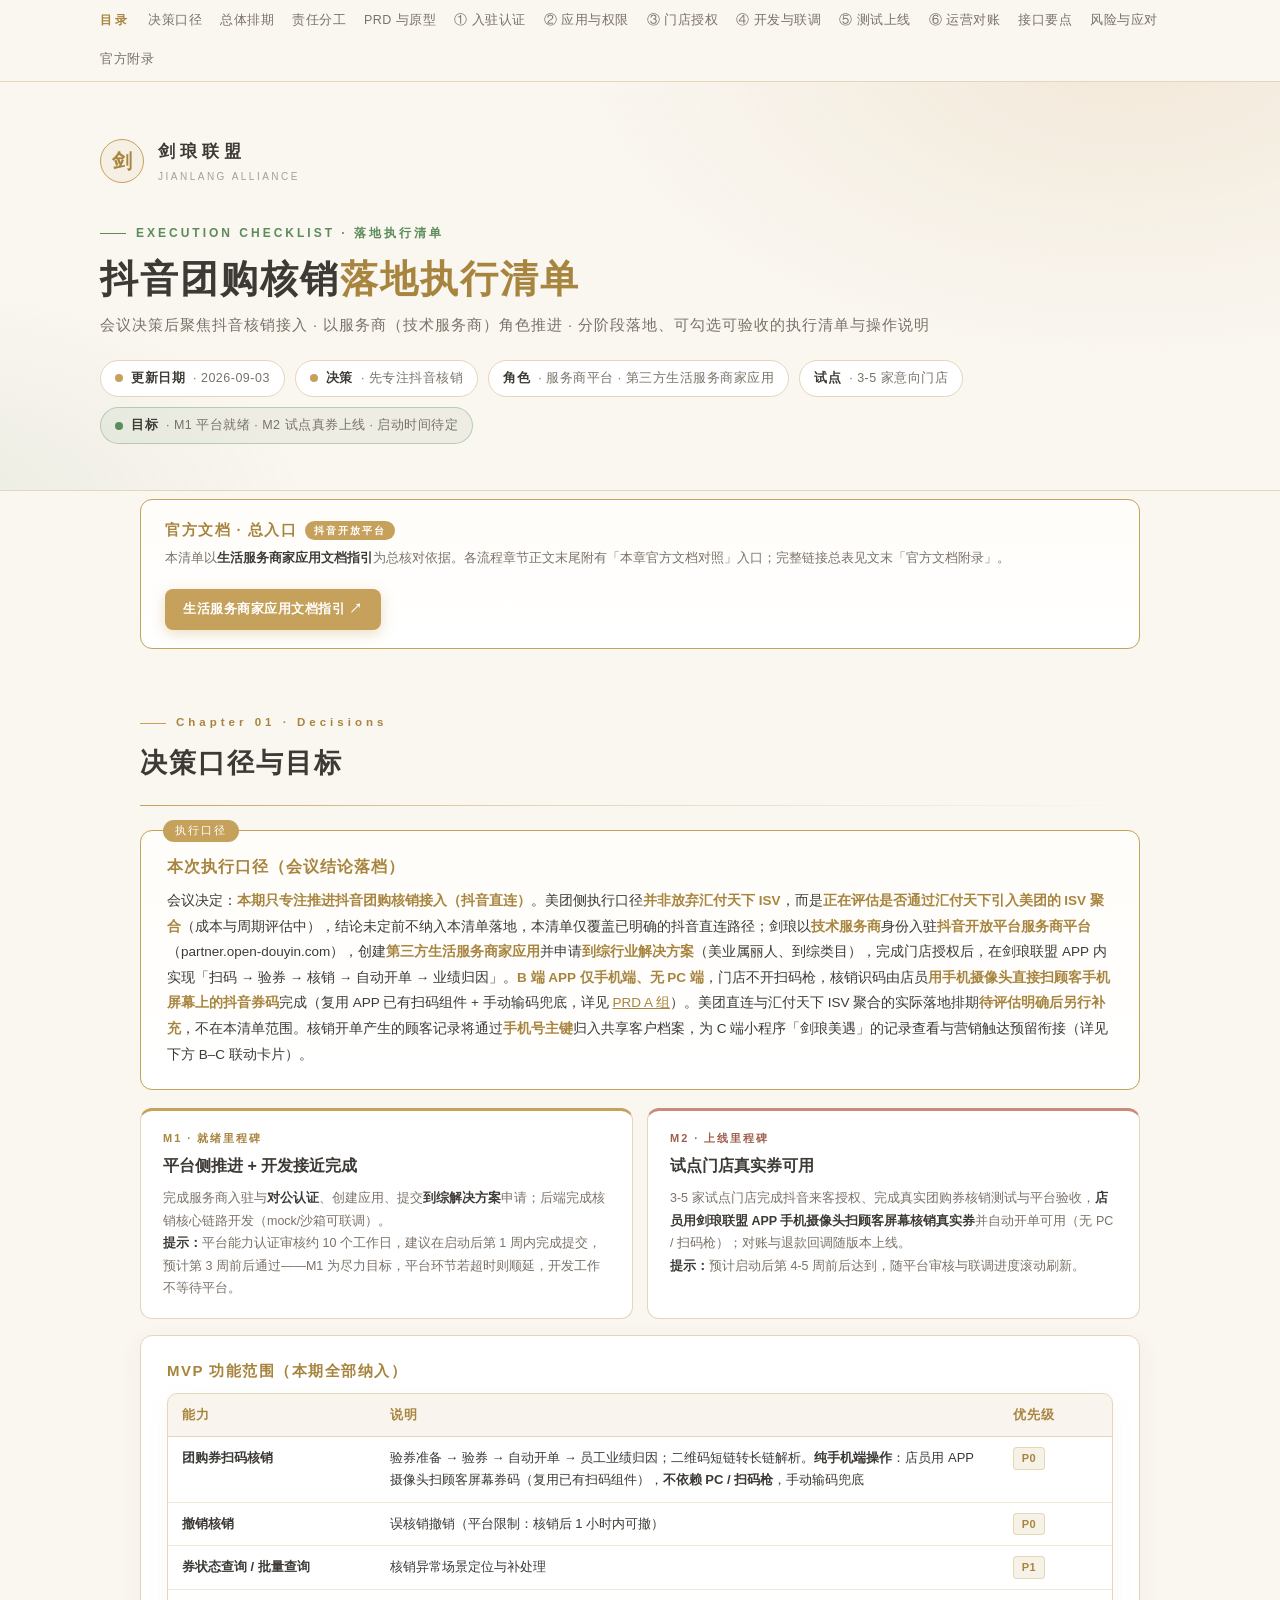
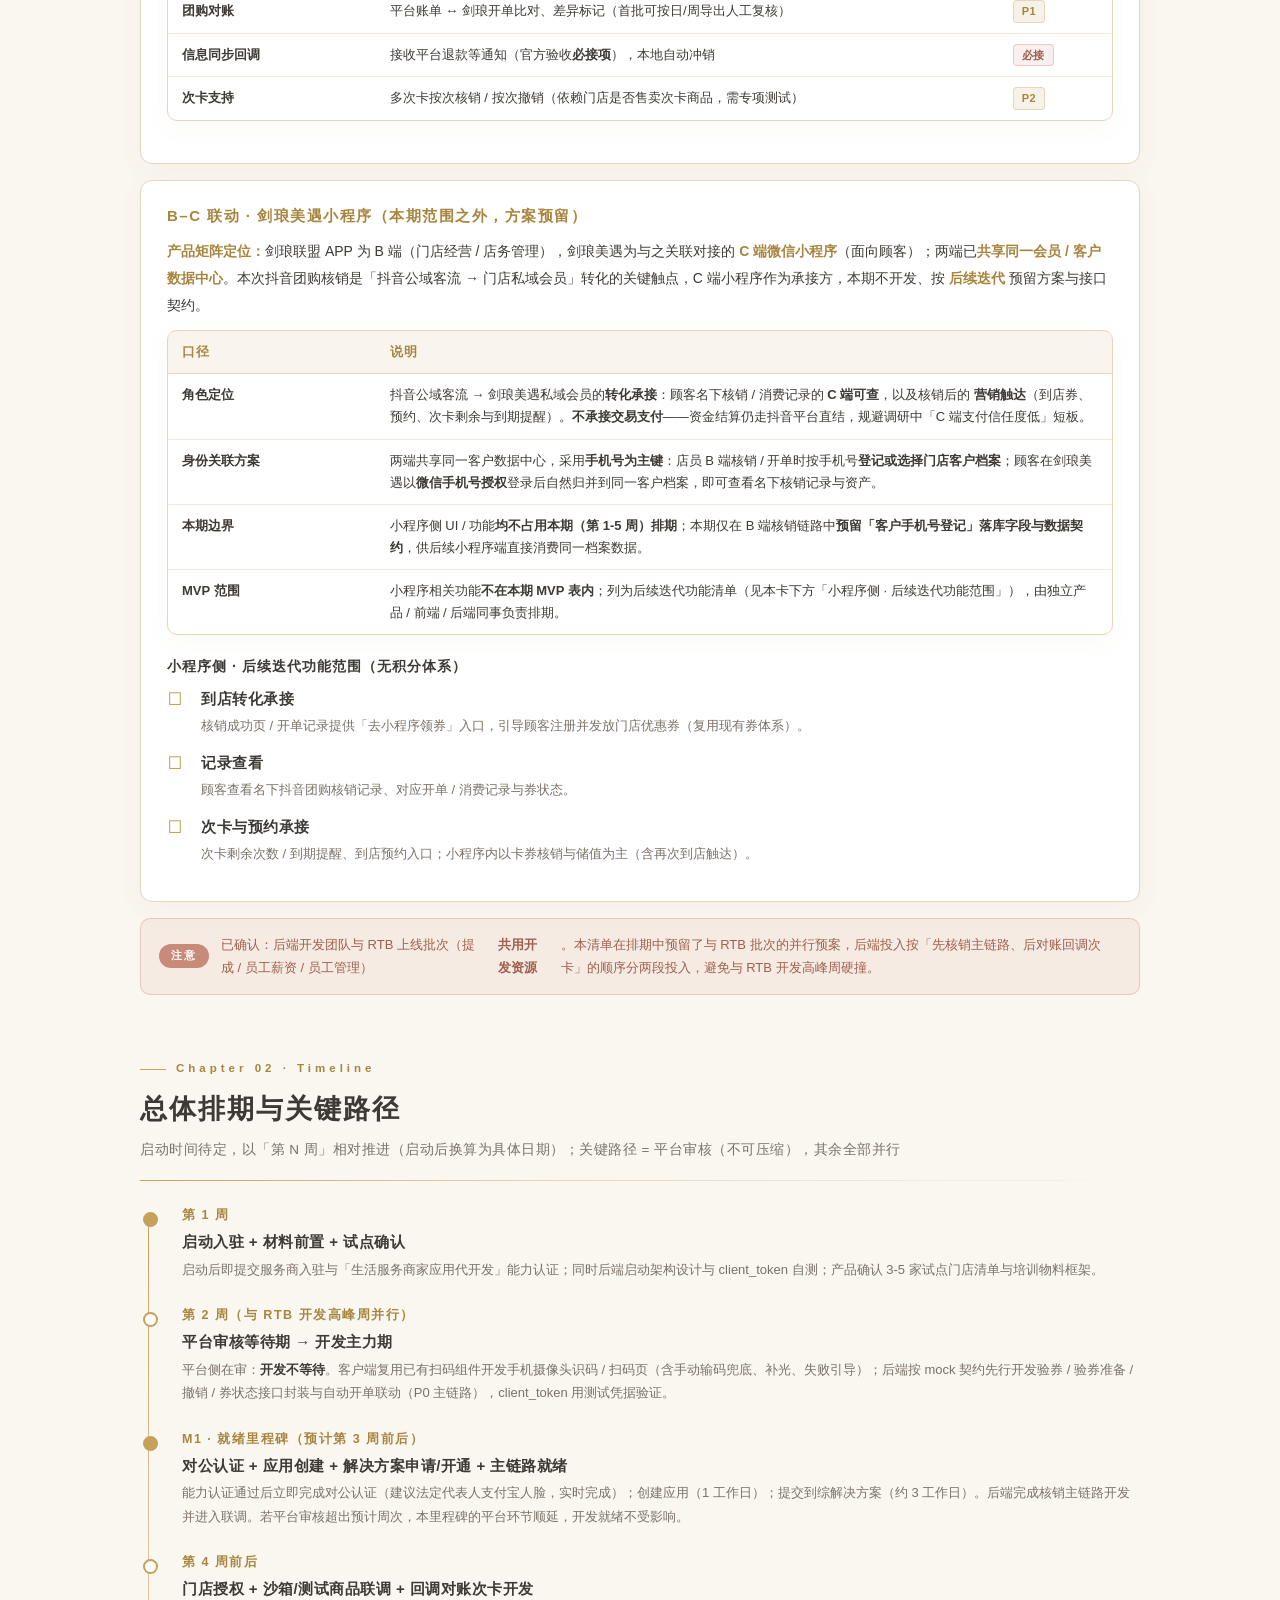
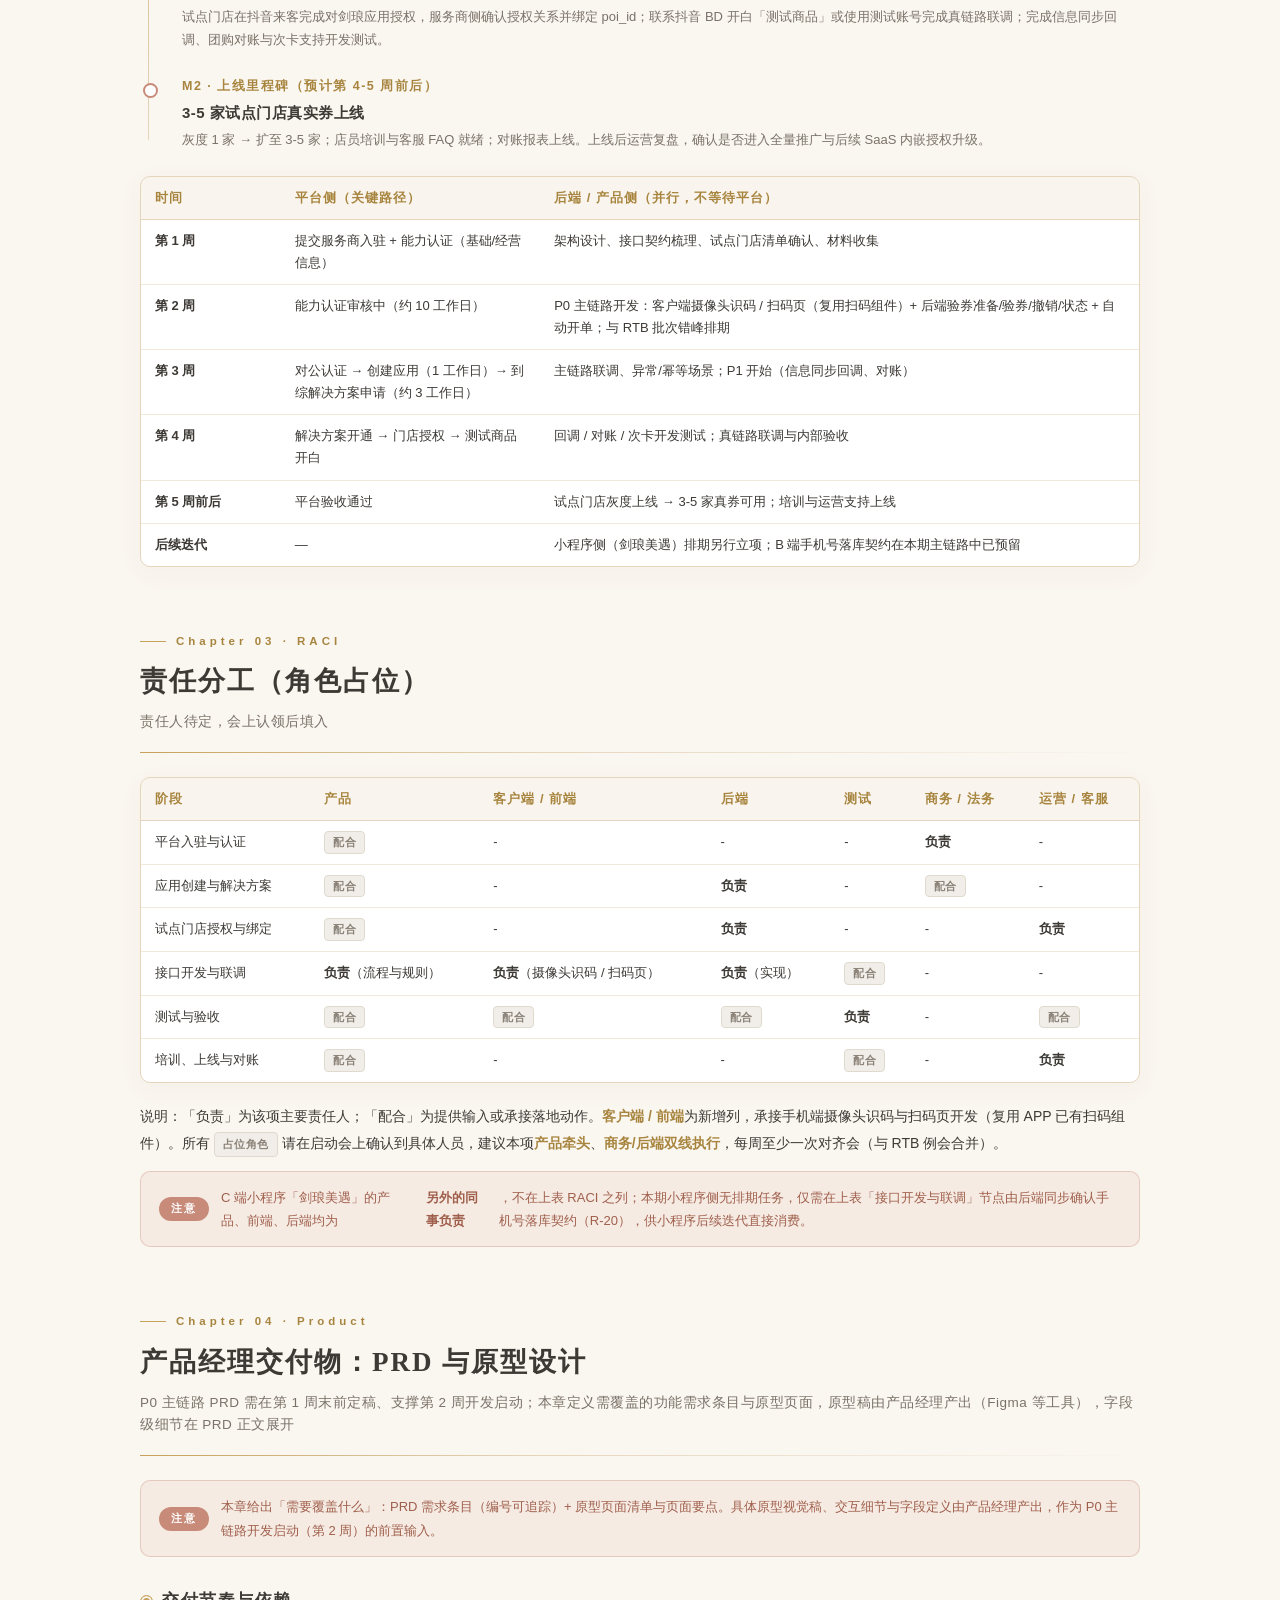
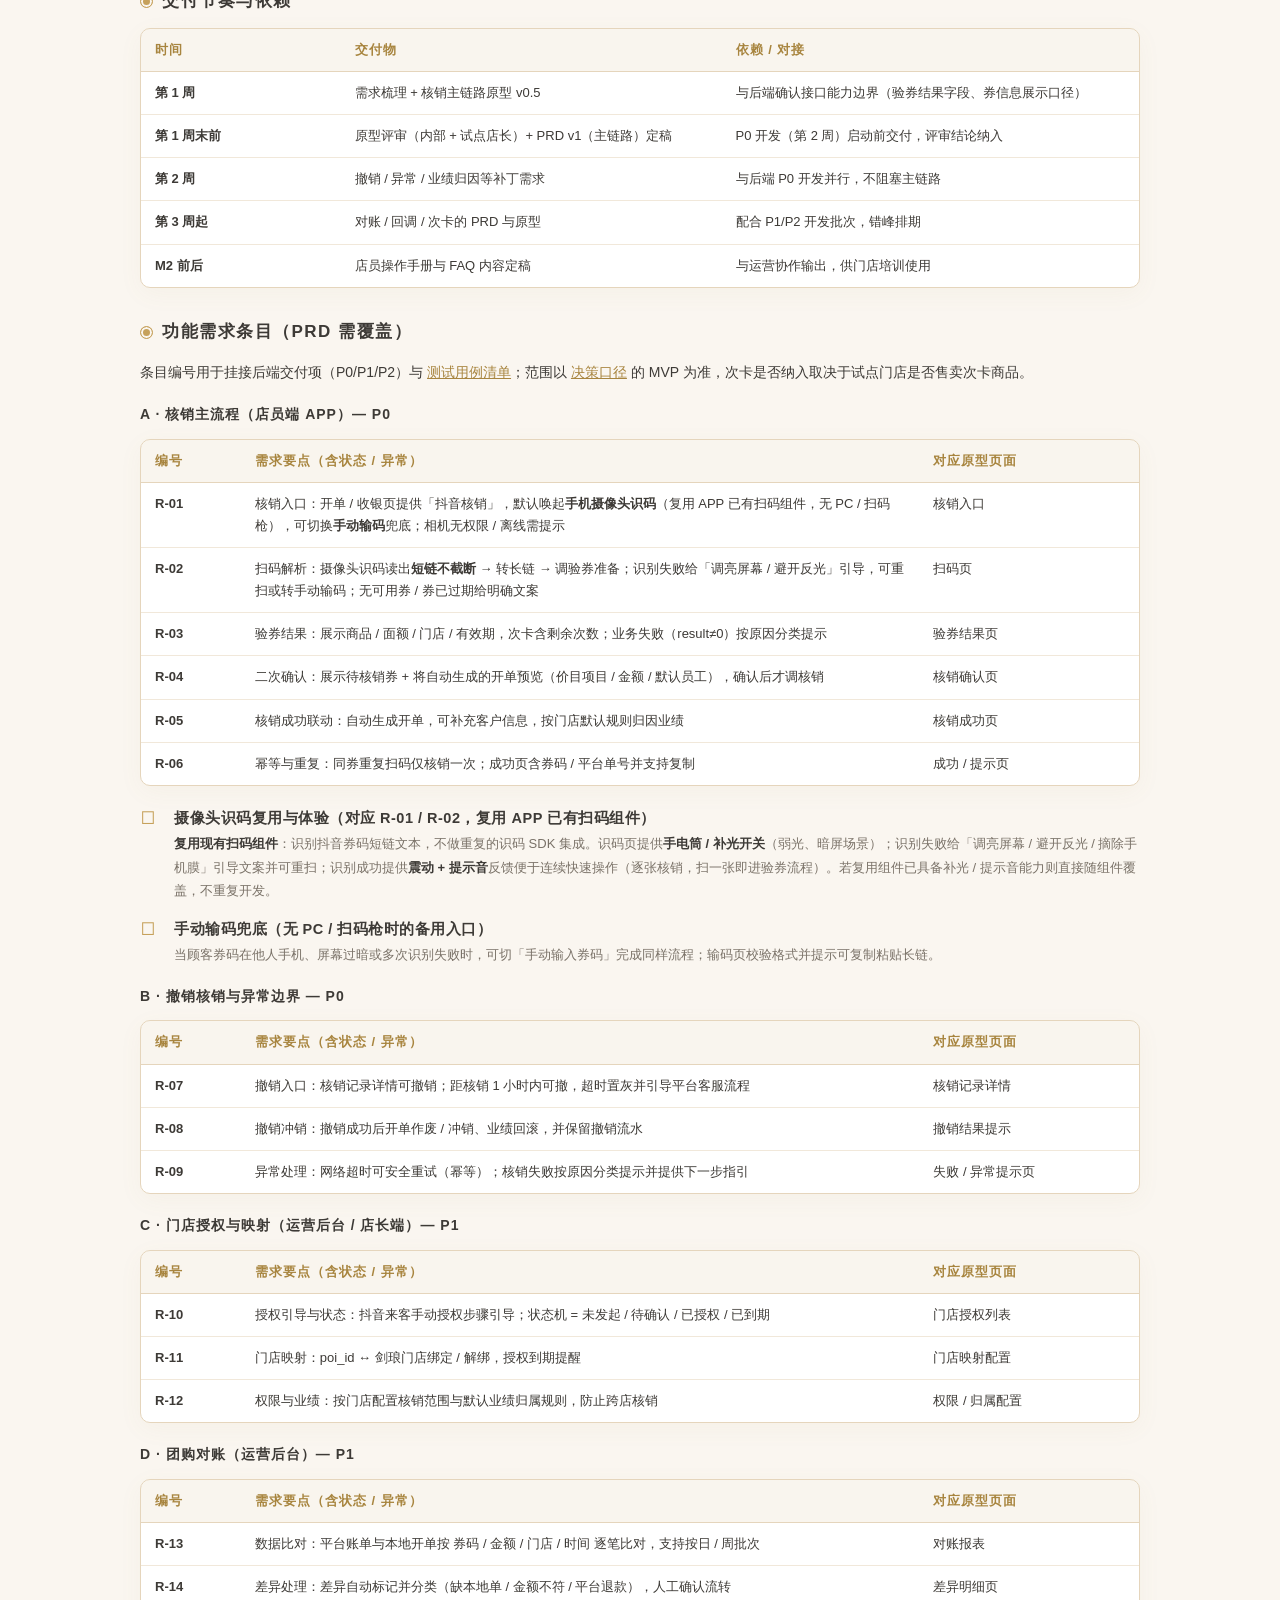
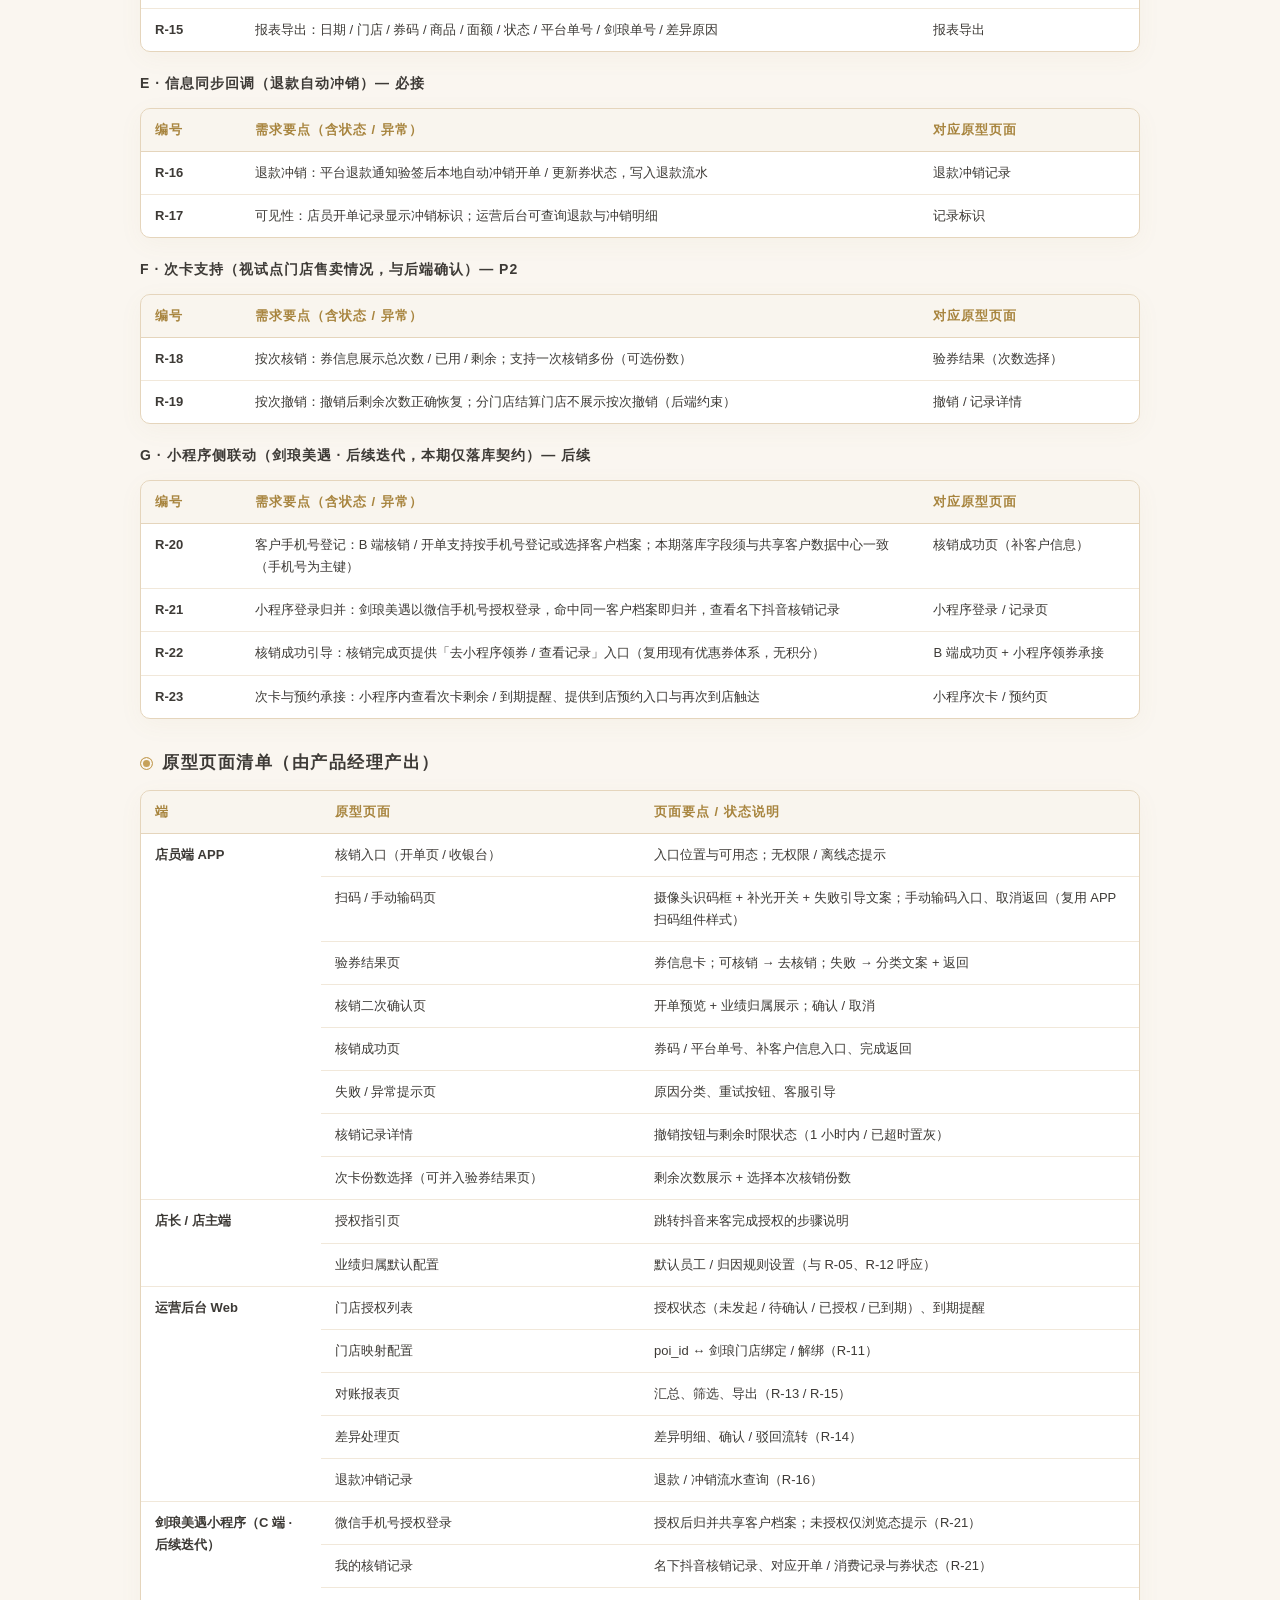
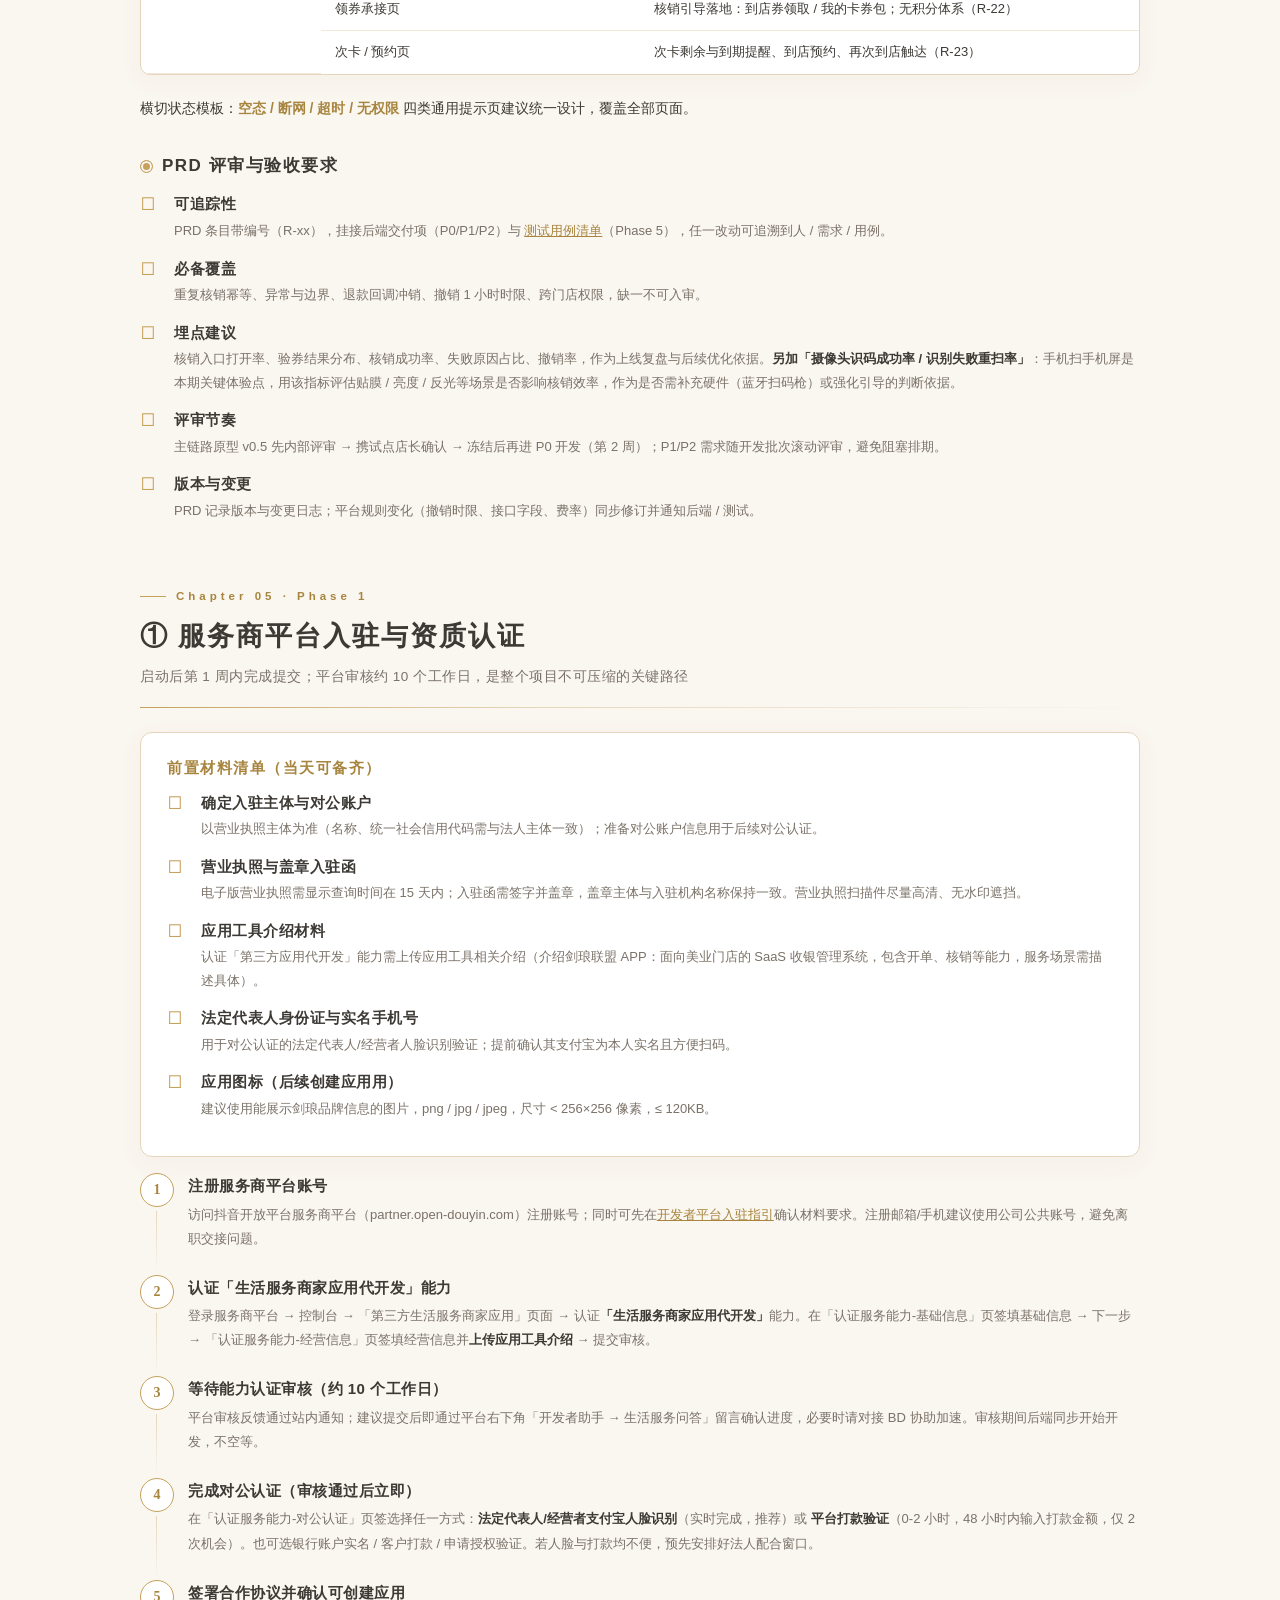
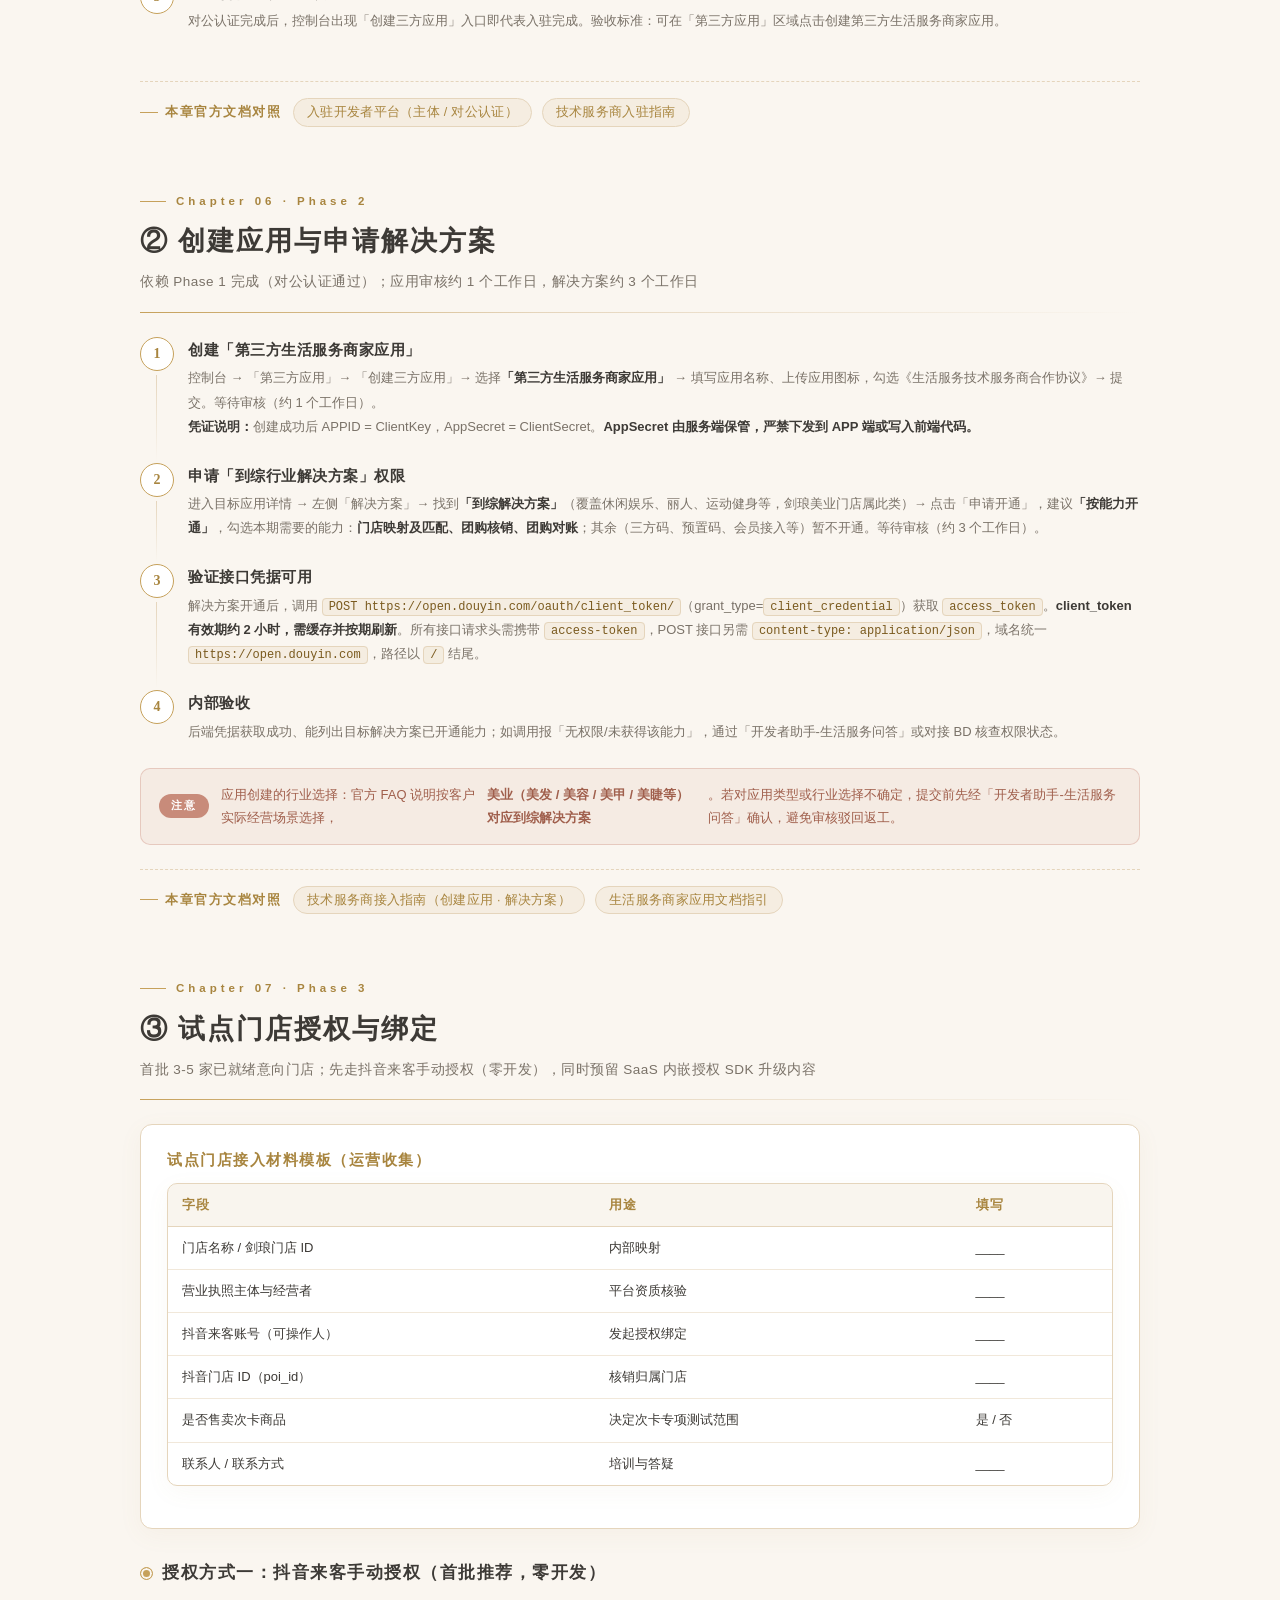
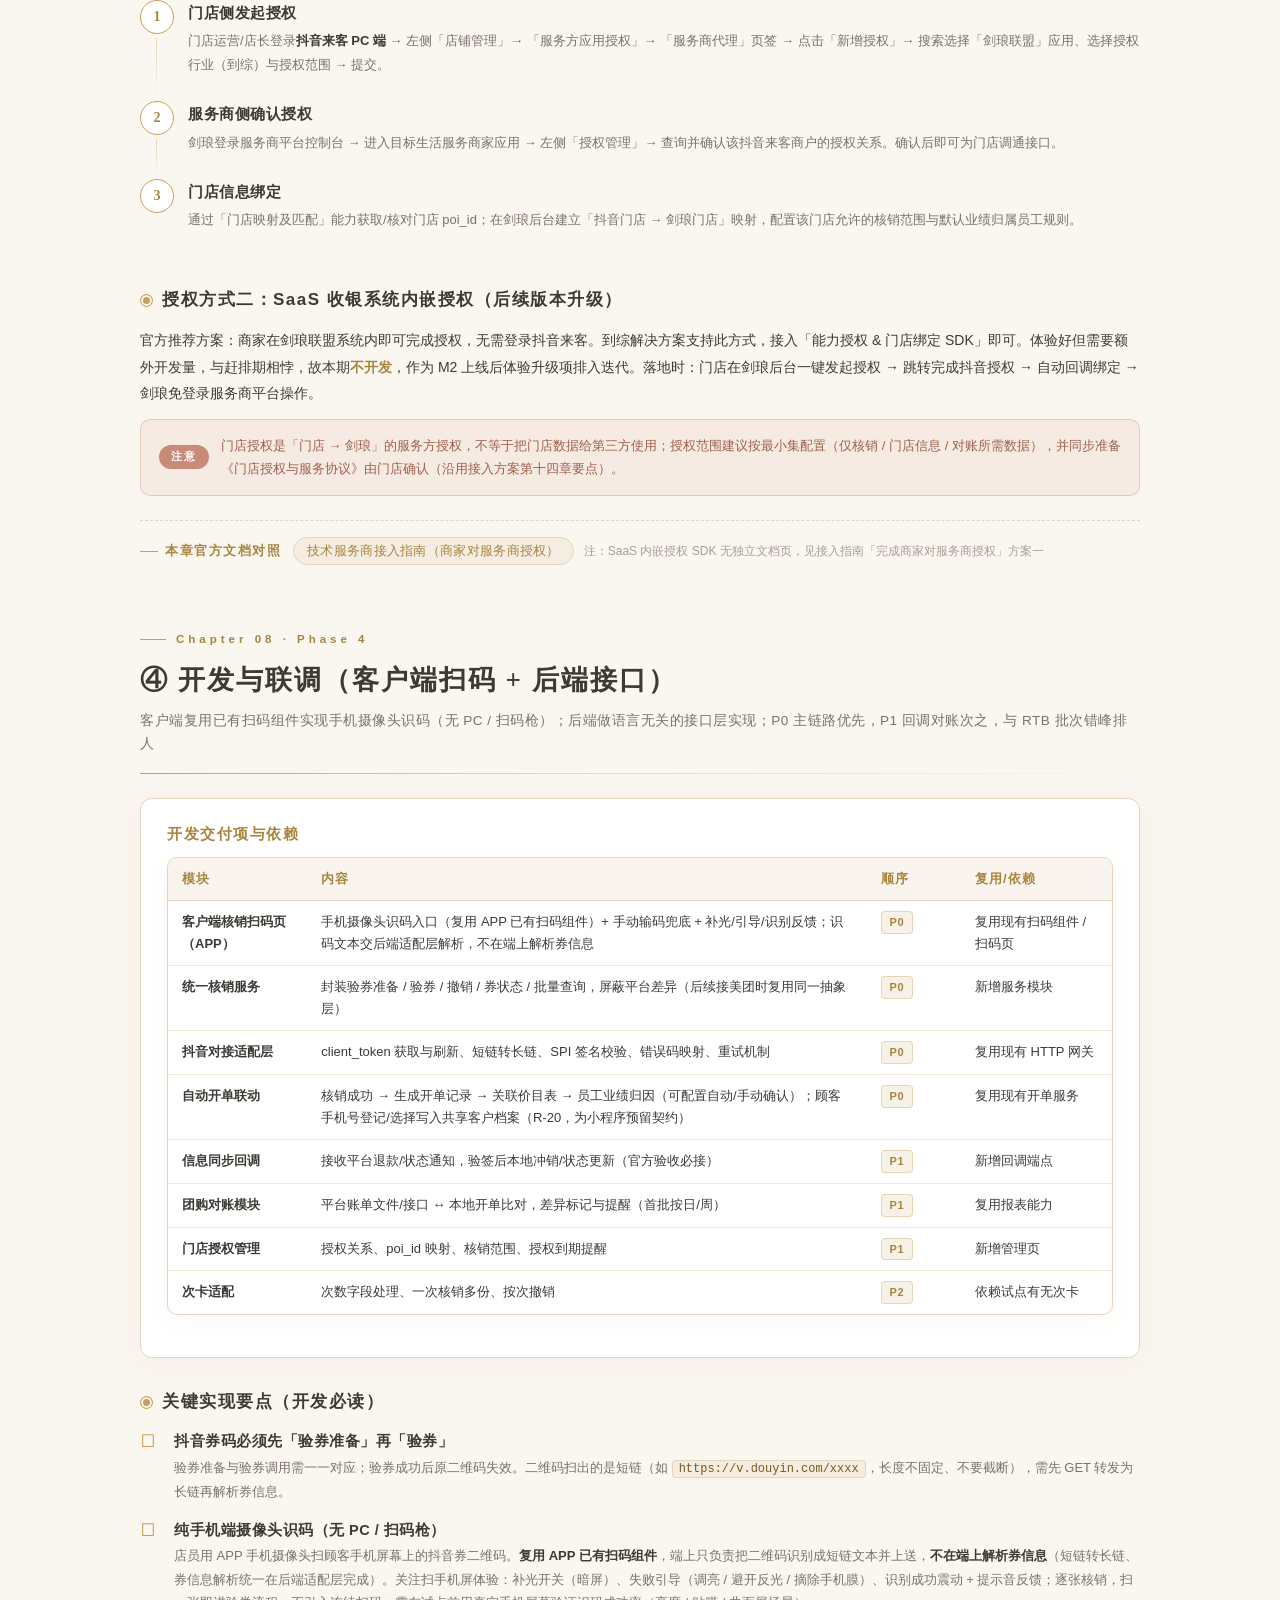
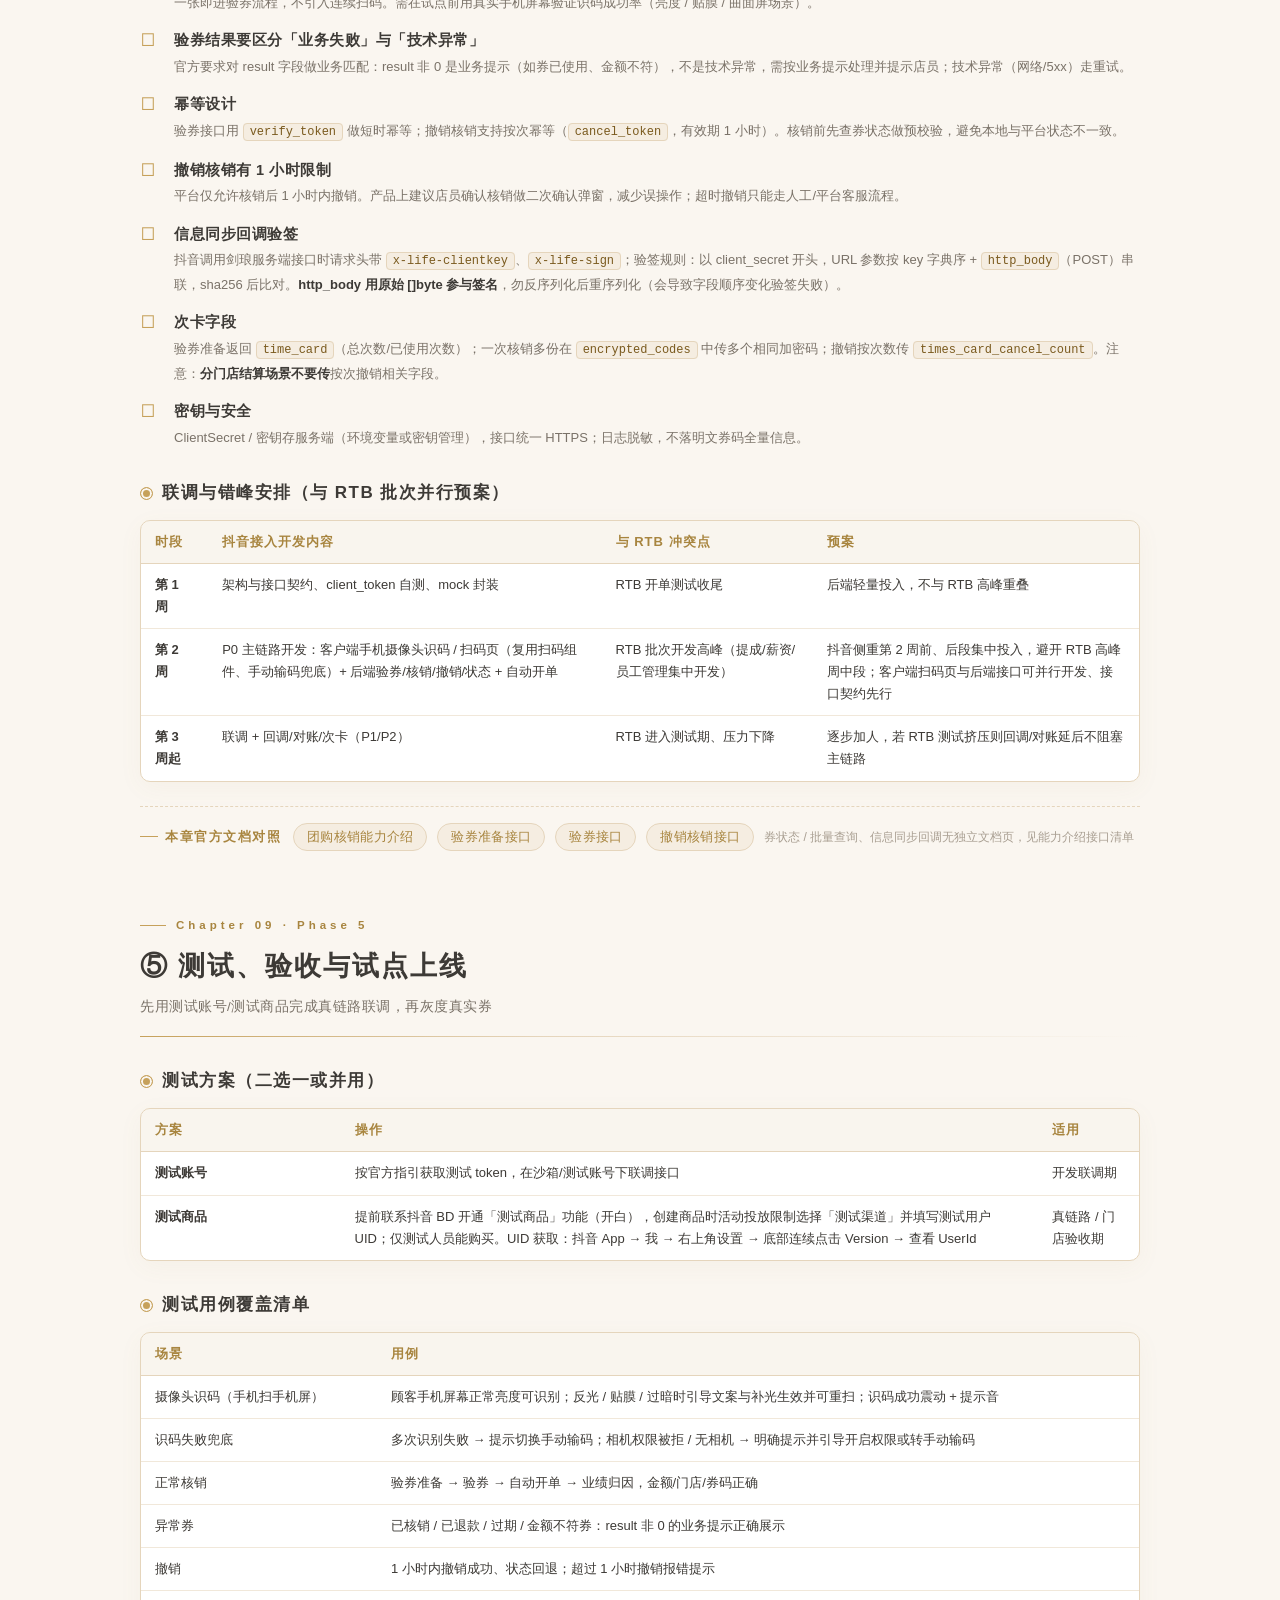
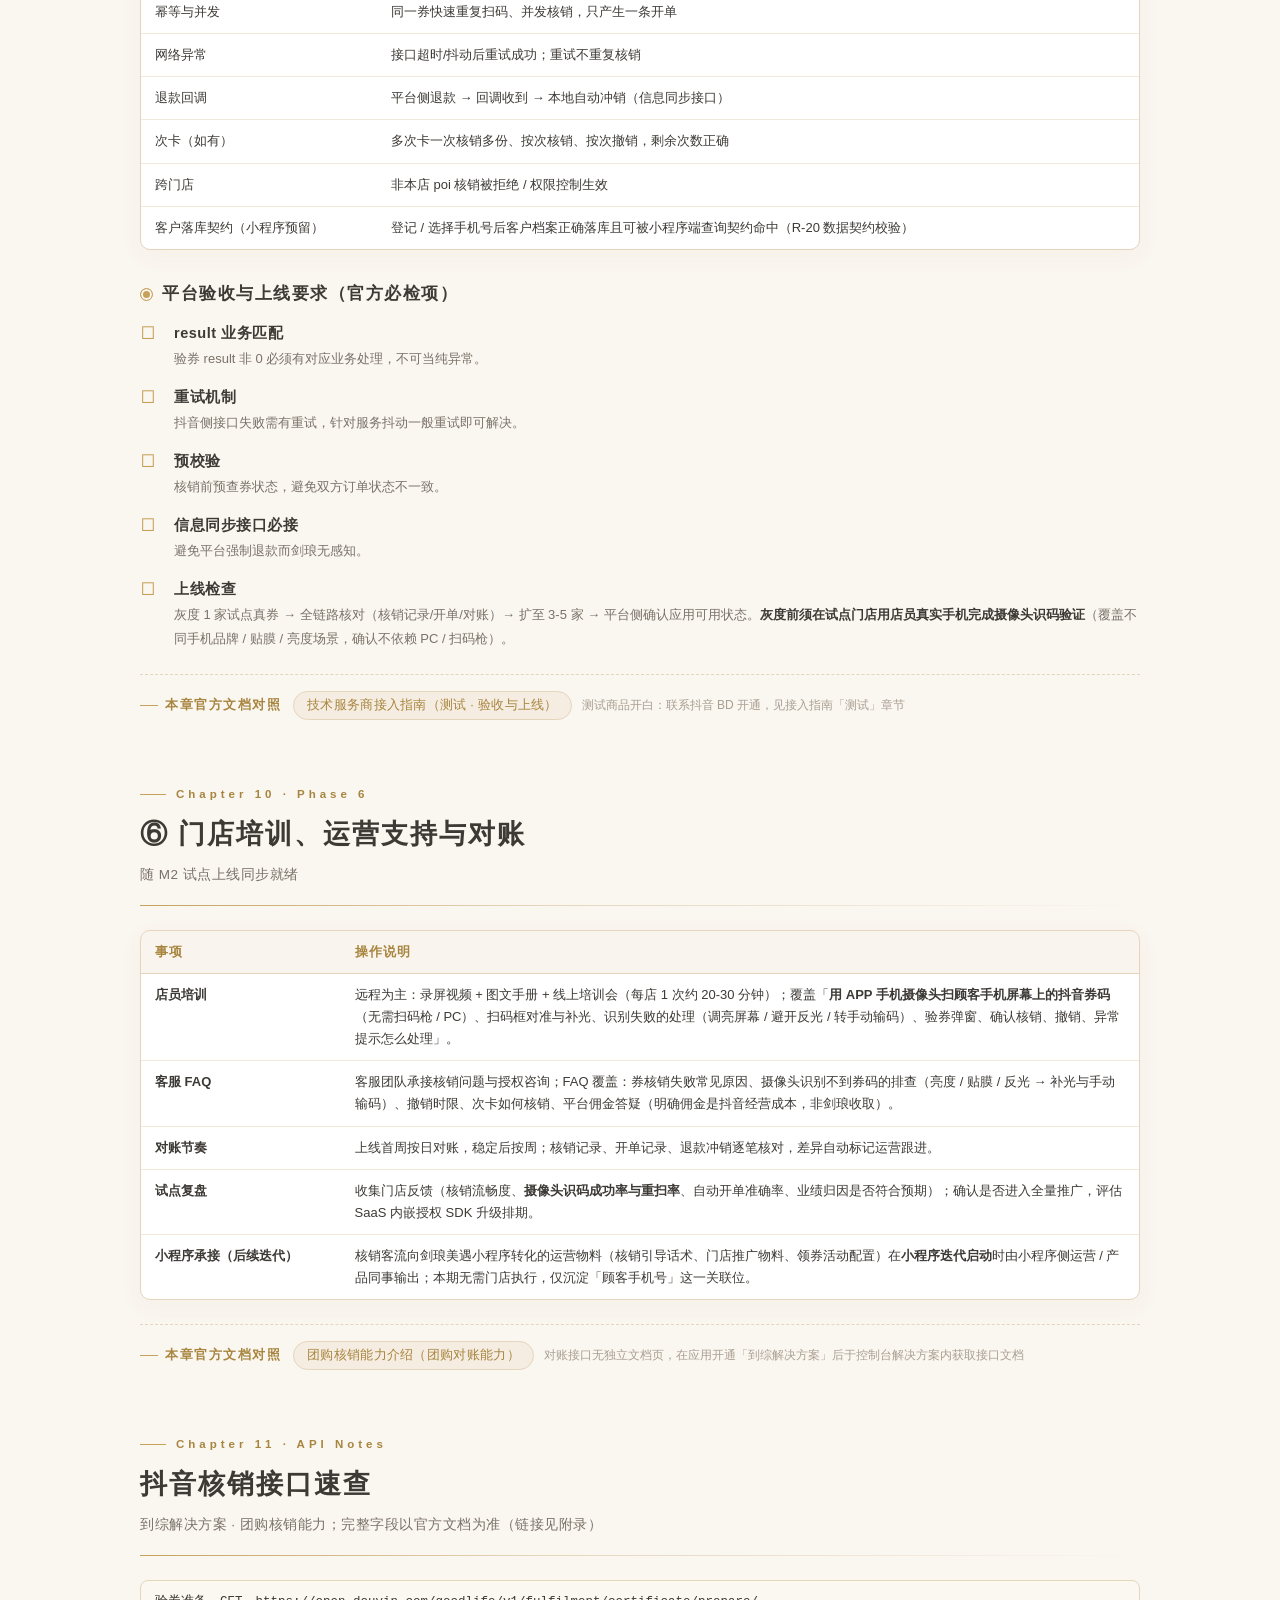
<file: 参考资料/剑琅联盟抖音团购核销落地执行清单.html>
<!DOCTYPE html>
<html lang="zh-CN">
<head>
<meta charset="UTF-8">
<meta name="viewport" content="width=device-width, initial-scale=1.0">
<title>剑琅联盟 · 抖音团购核销落地执行清单</title>
<style>
  :root {
    --bg: #FAF6F0;
    --card: #FFFFFF;
    --gold: #C6A15B;
    --gold-deep: #A8853F;
    --gold-line: #E5D5BC;
    --rose: #C88B7A;
    --rose-line: rgba(200,139,122,.35);
    --green: #5B8C5A;
    --green-line: rgba(91,140,90,.35);
    --green-bg: rgba(91,140,90,.08);
    --ink: #3D3A36;
    --ink-soft: #7A7268;
    --ink-faint: #A99F92;
    --chip-bg: rgba(198,161,91,.10);
  }
  * { margin: 0; padding: 0; box-sizing: border-box; }
  body {
    background: var(--bg);
    font-family: "PingFang SC", "Microsoft YaHei", "Noto Sans CJK SC", "Helvetica Neue", sans-serif;
    color: var(--ink);
    -webkit-font-smoothing: antialiased;
    line-height: 1.7;
  }
  .serif { font-family: Georgia, "Songti SC", "STSong", "SimSun", "Noto Serif CJK SC", serif; }

  /* ===== TOC ===== */
  #toc {
    position: sticky; top: 0;
    background: rgba(250,246,240,.95);
    backdrop-filter: blur(6px);
    border-bottom: 1px solid var(--gold-line);
    padding: 10px 0;
    z-index: 50;
  }
  #toc .toc-inner {
    max-width: 1160px; margin: 0 auto; padding: 0 40px;
    display: flex; align-items: center; gap: 18px; flex-wrap: wrap;
  }
  #toc .toc-label { font-size: 12px; letter-spacing: 3px; color: var(--gold-deep); font-weight: 700; white-space: nowrap; }
  #toc a { font-size: 12.5px; color: var(--ink-soft); text-decoration: none; letter-spacing: .5px; }
  #toc a:hover { color: var(--gold-deep); }

  /* ===== Cover ===== */
  .cover {
    background:
      radial-gradient(900px 520px at 88% -10%, rgba(198,161,91,.16), transparent 60%),
      radial-gradient(700px 420px at -6% 108%, rgba(91,140,90,.10), transparent 55%),
      var(--bg);
    padding: 56px 40px 46px;
    border-bottom: 1px solid var(--gold-line);
  }
  .cover-inner { max-width: 1080px; margin: 0 auto; }
  .brand { display: flex; align-items: center; gap: 14px; margin-bottom: 30px; }
  .brand-mark {
    width: 44px; height: 44px; flex: none;
    border: 1.5px solid var(--gold); border-radius: 50%;
    display: flex; align-items: center; justify-content: center;
    color: var(--gold-deep); font-family: Georgia, "Songti SC", serif;
    font-size: 20px; font-weight: 700; background: rgba(198,161,91,.08);
  }
  .brand-name { font-size: 17px; letter-spacing: 5px; font-weight: 600; }
  .brand-sub { font-size: 10px; letter-spacing: 2.5px; color: var(--ink-faint); margin-top: 2px; }
  .cover-kicker { display: inline-flex; align-items: center; gap: 10px; font-size: 12px; letter-spacing: 3px; color: var(--green); font-weight: 700; }
  .cover-kicker::before { content: ""; width: 26px; height: 1.5px; background: var(--green); }
  .cover-title { font-size: 38px; font-weight: 700; letter-spacing: 2px; line-height: 1.35; margin: 10px 0 8px; }
  .cover-title em { font-style: normal; color: var(--gold-deep); }
  .cover-desc { font-size: 14.5px; color: var(--ink-soft); letter-spacing: 1px; max-width: 860px; }
  .cover-meta { display: flex; flex-wrap: wrap; gap: 10px; margin-top: 22px; }
  .chip {
    display: inline-flex; align-items: center; gap: 8px;
    font-size: 12.5px; letter-spacing: .5px;
    padding: 7px 14px; border-radius: 999px;
    background: var(--card); border: 1px solid var(--gold-line); color: var(--ink-soft);
  }
  .chip b { color: var(--ink); font-weight: 600; }
  .chip .dot { width: 8px; height: 8px; border-radius: 50%; background: var(--gold); flex: none; }
  .chip.soon { border-color: var(--green-line); background: var(--green-bg); }
  .chip.soon .dot { background: var(--green); }

  /* ===== Layout ===== */
  .doc { max-width: 1080px; margin: 0 auto; padding: 8px 40px 90px; }
  section.chapter { margin-top: 56px; }
  .chapter-kicker { display: inline-flex; align-items: center; gap: 10px; font-size: 11.5px; letter-spacing: 4px; color: var(--gold-deep); font-weight: 600; }
  .chapter-kicker::before { content: ""; width: 26px; height: 1px; background: var(--gold); }
  h2.chapter-title { font-family: Georgia, "Songti SC", serif; font-size: 27px; font-weight: 700; letter-spacing: 2px; margin: 8px 0 0; }
  .chapter-sub { margin-top: 6px; font-size: 13.5px; color: var(--ink-soft); letter-spacing: .5px; }
  .rule { height: 1px; background: linear-gradient(90deg, var(--gold), var(--gold-line) 40%, transparent); margin: 18px 0 24px; }

  h3.sub-title { font-size: 17px; font-weight: 700; letter-spacing: 1.5px; margin: 30px 0 12px; display: flex; align-items: center; gap: 9px; }
  h3.sub-title::before { content: ""; width: 11px; height: 11px; flex: none; border: 1.5px solid var(--gold); border-radius: 50%; box-shadow: inset 0 0 0 2px var(--bg); background: var(--gold); }
  h4.mini { font-size: 14px; font-weight: 700; letter-spacing: 1px; margin: 18px 0 8px; color: var(--ink); }

  p.para { font-size: 14px; line-height: 1.9; margin-bottom: 12px; }
  p.para b { color: var(--gold-deep); font-weight: 600; }

  /* ===== Cards ===== */
  .card { background: var(--card); border: 1px solid var(--gold-line); border-radius: 12px; padding: 22px 26px; box-shadow: 0 6px 24px rgba(166,138,88,.06); margin-bottom: 16px; }
  .card-title { font-size: 15px; font-weight: 700; letter-spacing: 1.5px; color: var(--gold-deep); margin-bottom: 10px; }

  /* ===== Verdict banner ===== */
  .verdict { background: linear-gradient(180deg, #FFFDF9, var(--card)); border: 1.5px solid var(--gold); border-radius: 12px; padding: 22px 26px; margin: 18px 0; position: relative; }
  .verdict::before { content: "执行口径"; position: absolute; top: -11px; left: 22px; font-size: 10.5px; letter-spacing: 2px; color: #fff; background: var(--gold); padding: 2px 12px; border-radius: 20px; }
  .verdict .v-title { font-size: 16px; font-weight: 700; letter-spacing: 1px; color: var(--gold-deep); margin-bottom: 8px; }
  .verdict .v-body { font-size: 13.5px; line-height: 1.9; color: var(--ink); }
  .verdict .v-body b { color: var(--gold-deep); }

  .warn-banner { display: flex; align-items: flex-start; gap: 12px; background: rgba(200,139,122,.10); border: 1px solid var(--rose-line); border-radius: 10px; padding: 14px 18px; margin: 0 0 18px; font-size: 13px; color: #A05F4C; line-height: 1.8; }
  .warn-banner::before { content: "注意"; flex: none; font-size: 11px; letter-spacing: 2px; font-weight: 700; color: #fff; background: var(--rose); padding: 2px 12px; border-radius: 20px; align-self: center; }

  /* ===== Table ===== */
  .table-wrap { overflow-x: auto; margin: 12px 0 20px; border: 1px solid var(--gold-line); border-radius: 10px; background: var(--card); box-shadow: 0 6px 24px rgba(166,138,88,.05); }
  table { width: 100%; border-collapse: collapse; font-size: 13px; }
  th { background: rgba(198,161,91,.10); color: var(--gold-deep); font-weight: 700; letter-spacing: 1px; padding: 10px 14px; text-align: left; border-bottom: 1px solid var(--gold-line); white-space: nowrap; }
  td { padding: 10px 14px; border-bottom: 1px solid rgba(229,213,188,.55); color: var(--ink); line-height: 1.7; vertical-align: top; }
  tr:last-child td { border-bottom: none; }
  tr:hover td { background: rgba(198,161,91,.035); }
  .tag { display: inline-block; font-size: 11px; letter-spacing: .5px; border-radius: 4px; padding: 1px 8px; font-weight: 600; white-space: nowrap; }
  .tag-gold { background: rgba(198,161,91,.14); color: var(--gold-deep); border: 1px solid rgba(198,161,91,.35); }
  .tag-green { background: var(--green-bg); color: var(--green); border: 1px solid var(--green-line); }
  .tag-rose { background: rgba(200,139,122,.13); color: #A05F4C; border: 1px solid var(--rose-line); }
  .tag-gray { background: #F1EEE9; color: #8A8177; border: 1px solid #E0D9CE; }

  /* ===== Checklist ===== */
  .checklist { list-style: none; }
  .checklist > li { position: relative; padding: 0 0 0 34px; margin-bottom: 14px; }
  .checklist > li::before {
    content: "☐"; position: absolute; left: 0; top: 0;
    font-size: 17px; color: var(--gold); line-height: 1.5;
  }
  .checklist .cl-title { font-size: 14.5px; font-weight: 700; letter-spacing: .5px; }
  .checklist .cl-body { font-size: 13px; color: var(--ink-soft); line-height: 1.8; margin-top: 2px; }
  .checklist .cl-body b { color: var(--ink); font-weight: 600; }
  .checklist .cl-meta { display: flex; flex-wrap: wrap; gap: 6px; margin-top: 6px; }

  /* ===== Timeline ===== */
  .timeline { position: relative; margin-top: 12px; }
  .timeline::before { content: ""; position: absolute; left: 8px; top: 12px; bottom: 12px; width: 1px; background: linear-gradient(180deg, var(--gold), var(--gold-line)); }
  .tl-item { position: relative; padding-left: 42px; margin-bottom: 24px; }
  .tl-item::before { content: ""; position: absolute; left: 3px; top: 7px; width: 11px; height: 11px; border-radius: 50%; background: var(--card); border: 2px solid var(--gold); }
  .tl-item.milestone::before { background: var(--gold); }
  .tl-item.milestone-soft::before { background: var(--card); border-color: var(--rose); }
  .tl-phase { font-size: 12.5px; color: var(--gold-deep); letter-spacing: 1.5px; font-weight: 700; }
  .tl-name { font-size: 15px; font-weight: 700; letter-spacing: .5px; margin: 3px 0; }
  .tl-desc { font-size: 13px; color: var(--ink-soft); line-height: 1.8; }
  .tl-desc b { color: var(--ink); }

  /* ===== Milestone banner ===== */
  .ms-grid { display: grid; grid-template-columns: 1fr 1fr; gap: 14px; }
  .ms-card { border-radius: 12px; padding: 18px 22px; border: 1px solid var(--gold-line); background: var(--card); }
  .ms-card.m1 { border-top: 3px solid var(--gold); }
  .ms-card.m2 { border-top: 3px solid var(--rose); }
  .ms-card .ms-tag { font-size: 11px; letter-spacing: 2px; font-weight: 700; color: var(--gold-deep); }
  .ms-card.m2 .ms-tag { color: #A05F4C; }
  .ms-card .ms-name { font-size: 16px; font-weight: 700; margin: 4px 0 8px; }
  .ms-card .ms-desc { font-size: 12.5px; color: var(--ink-soft); line-height: 1.8; }
  .ms-card .ms-desc b { color: var(--ink); }

  /* ===== Steps ===== */
  .steps { counter-reset: step; list-style: none; }
  .steps > li { position: relative; padding: 0 0 24px 48px; counter-increment: step; }
  .steps > li::before { content: counter(step); position: absolute; left: 0; top: 0; width: 32px; height: 32px; border-radius: 50%; background: var(--card); border: 1.5px solid var(--gold); color: var(--gold-deep); font-family: Georgia, serif; font-size: 14px; font-weight: 700; display: flex; align-items: center; justify-content: center; }
  .steps > li::after { content: ""; position: absolute; left: 15.5px; top: 38px; bottom: 2px; width: 1px; background: linear-gradient(180deg, var(--gold-line), transparent); }
  .steps > li:last-child::after { display: none; }
  .steps .st-title { font-size: 15px; font-weight: 700; letter-spacing: .5px; margin-bottom: 4px; }
  .steps .st-body { font-size: 13px; color: var(--ink-soft); line-height: 1.85; }
  .steps .st-body b { color: var(--ink); font-weight: 600; }

  /* ===== Risk grid ===== */
  .risk-grid { display: grid; grid-template-columns: 1fr 1fr; gap: 14px; }
  .risk-card { background: var(--card); border: 1px solid var(--gold-line); border-top: 3px solid var(--rose); border-radius: 10px; padding: 16px 20px; }
  .risk-card .rk-title { font-size: 13.5px; font-weight: 700; letter-spacing: .5px; margin-bottom: 6px; }
  .risk-card .rk-body { font-size: 12.5px; color: var(--ink-soft); line-height: 1.8; }

  /* ===== Code ===== */
  code { font-family: Consolas, "Courier New", monospace; font-size: 12px; background: rgba(198,161,91,.10); border: 1px solid var(--gold-line); border-radius: 4px; padding: 1px 6px; color: #7A5A1E; }
  .api { background: #FBF8F2; border: 1px solid var(--gold-line); border-radius: 8px; padding: 10px 14px; margin: 8px 0; font-size: 12.5px; color: var(--ink); line-height: 1.8; font-family: Consolas, "Courier New", monospace; word-break: break-all; }
  .api b { color: var(--gold-deep); font-weight: 700; }

  /* ===== Doc link bar ===== */
  .doc-refs {
    display: flex; flex-wrap: wrap; align-items: center; gap: 10px;
    margin-top: 24px; padding-top: 16px;
    border-top: 1px dashed var(--gold-line);
  }
  .doc-refs .dr-label {
    display: inline-flex; align-items: center; gap: 7px;
    font-size: 13px; font-weight: 700; letter-spacing: 1.5px; color: var(--gold-deep);
    margin-right: 2px;
  }
  .doc-refs .dr-label::before {
    content: ""; width: 18px; height: 1px; background: var(--gold); flex: none;
  }
  .doc-refs a {
    display: inline-flex; align-items: center; gap: 5px;
    font-size: 12.5px; color: var(--gold-deep); text-decoration: none;
    background: rgba(198,161,91,.10); border: 1px solid var(--gold-line);
    padding: 4px 13px; border-radius: 999px; letter-spacing: .3px; line-height: 1.5;
    transition: background .15s, border-color .15s;
  }
  .doc-refs a:hover { background: rgba(198,161,91,.18); border-color: var(--gold); }
  .doc-refs a .dr-note { color: var(--ink-faint); font-size: 11.5px; font-weight: 400; }
  .doc-refs .dr-plain { font-size: 12px; color: var(--ink-faint); font-style: normal; }

  /* ===== Top entry banner ===== */
  .top-entry {
    display: flex; align-items: center; justify-content: space-between; gap: 20px; flex-wrap: wrap;
    background: linear-gradient(180deg, #FFFDF9, var(--card));
    border: 1.5px solid var(--gold); border-radius: 12px;
    padding: 18px 24px; margin-bottom: 4px;
  }
  .top-entry .te-main { min-width: 0; }
  .top-entry .te-title { display: flex; align-items: center; gap: 8px; font-size: 14.5px; font-weight: 700; letter-spacing: 1.5px; color: var(--gold-deep); }
  .top-entry .te-title .te-badge { font-size: 10px; letter-spacing: 2px; color: #fff; background: var(--gold); padding: 1px 9px; border-radius: 20px; }
  .top-entry .te-desc { font-size: 12.5px; color: var(--ink-soft); line-height: 1.8; margin-top: 4px; }
  .top-entry .te-desc b { color: var(--ink); }
  .top-entry .te-btn {
    flex: none; display: inline-flex; align-items: center; gap: 6px;
    background: var(--gold); color: #fff; text-decoration: none;
    font-size: 13px; font-weight: 700; letter-spacing: .5px;
    padding: 9px 18px; border-radius: 8px;
    box-shadow: 0 4px 14px rgba(198,161,91,.35);
    transition: filter .15s;
  }
  .top-entry .te-btn:hover { filter: brightness(1.06); }
  .top-entry .te-btn small { font-weight: 400; opacity: .85; letter-spacing: .3px; }

  @media (max-width: 560px) {
    .top-entry { flex-direction: column; align-items: flex-start; }
  }

  .footnote { margin-top: 56px; padding-top: 18px; border-top: 1px solid var(--gold-line); font-size: 11.5px; color: var(--ink-faint); line-height: 1.9; }

  @media (max-width: 900px) {
    .cover { padding: 44px 24px; }
    .doc { padding: 8px 24px 60px; }
    #toc .toc-inner { padding: 0 24px; gap: 12px; }
    .cover-title { font-size: 28px; }
    .risk-grid, .ms-grid { grid-template-columns: 1fr; }
  }
</style>
</head>
<body>

<div id="toc">
  <div class="toc-inner">
    <span class="toc-label">目录</span>
    <a href="#c1">决策口径</a>
    <a href="#c2">总体排期</a>
    <a href="#c3">责任分工</a>
    <a href="#pm">PRD 与原型</a>
    <a href="#c4">① 入驻认证</a>
    <a href="#c5">② 应用与权限</a>
    <a href="#c6">③ 门店授权</a>
    <a href="#c7">④ 开发与联调</a>
    <a href="#c8">⑤ 测试上线</a>
    <a href="#c9">⑥ 运营对账</a>
    <a href="#c10">接口要点</a>
    <a href="#c11">风险与应对</a>
    <a href="#c12">官方附录</a>
  </div>
</div>

<header class="cover">
  <div class="cover-inner">
    <div class="brand">
      <div class="brand-mark">剑</div>
      <div>
        <div class="brand-name">剑琅联盟</div>
        <div class="brand-sub">JIANLANG ALLIANCE</div>
      </div>
    </div>
    <div class="cover-kicker">EXECUTION CHECKLIST · 落地执行清单</div>
    <h1 class="cover-title serif">抖音团购核销<em>落地执行清单</em></h1>
    <p class="cover-desc">会议决策后聚焦抖音核销接入 · 以服务商（技术服务商）角色推进 · 分阶段落地、可勾选可验收的执行清单与操作说明</p>
    <div class="cover-meta">
      <span class="chip"><span class="dot"></span><b>更新日期</b> · 2026-09-03</span>
      <span class="chip"><span class="dot"></span><b>决策</b> · 先专注抖音核销</span>
      <span class="chip"><b>角色</b> · 服务商平台 · 第三方生活服务商家应用</span>
      <span class="chip"><b>试点</b> · 3-5 家意向门店</span>
      <span class="chip soon"><span class="dot"></span><b>目标</b> · M1 平台就绪 · M2 试点真券上线 · 启动时间待定</span>
    </div>
  </div>
</header>

<main class="doc">

  <!-- ===== 顶部 · 官方总入口 ===== -->
  <div class="top-entry">
    <div class="te-main">
      <div class="te-title">官方文档 · 总入口 <span class="te-badge">抖音开放平台</span></div>
      <div class="te-desc">本清单以<b>生活服务商家应用文档指引</b>为总核对依据。各流程章节正文末尾附有「本章官方文档对照」入口；完整链接总表见文末「官方文档附录」。</div>
    </div>
    <a class="te-btn" href="https://developer.open-douyin.com/docs/resource/zh-CN/local-life/introduction/usage-guide" target="_blank">生活服务商家应用文档指引 ↗</a>
  </div>

  <!-- ============ 01 决策口径 ============ -->
  <section class="chapter" id="c1">
    <div class="chapter-kicker">Chapter 01 · Decisions</div>
    <h2 class="chapter-title">决策口径与目标</h2>
    <div class="rule"></div>

    <div class="verdict">
      <div class="v-title">本次执行口径（会议结论落档）</div>
      <div class="v-body">
        会议决定：<b>本期只专注推进抖音团购核销接入（抖音直连）</b>。美团侧执行口径<b>并非放弃汇付天下 ISV</b>，而是<b>正在评估是否通过汇付天下引入美团的 ISV 聚合</b>（成本与周期评估中），结论未定前不纳入本清单落地，本清单仅覆盖已明确的抖音直连路径；剑琅以<b>技术服务商</b>身份入驻<b>抖音开放平台服务商平台</b>（partner.open-douyin.com），创建<b>第三方生活服务商家应用</b>并申请<b>到综行业解决方案</b>（美业属丽人、到综类目），完成门店授权后，在剑琅联盟 APP 内实现「扫码 → 验券 → 核销 → 自动开单 → 业绩归因」。<b>B 端 APP 仅手机端、无 PC 端</b>，门店不开扫码枪，核销识码由店员<b>用手机摄像头直接扫顾客手机屏幕上的抖音券码</b>完成（复用 APP 已有扫码组件 + 手动输码兜底，详见 <a href="#pm" style="color:var(--gold-deep)">PRD A 组</a>）。美团直连与汇付天下 ISV 聚合的实际落地排期<b>待评估明确后另行补充</b>，不在本清单范围。核销开单产生的顾客记录将通过<b>手机号主键</b>归入共享客户档案，为 C 端小程序「剑琅美遇」的记录查看与营销触达预留衔接（详见下方 B–C 联动卡片）。
      </div>
    </div>

    <div class="ms-grid">
      <div class="ms-card m1">
        <div class="ms-tag">M1 · 就绪里程碑</div>
        <div class="ms-name">平台侧推进 + 开发接近完成</div>
        <div class="ms-desc">
          完成服务商入驻与<b>对公认证</b>、创建应用、提交<b>到综解决方案</b>申请；后端完成核销核心链路开发（mock/沙箱可联调）。<br>
          <b>提示：</b>平台能力认证审核约 10 个工作日，建议在启动后第 1 周内完成提交，预计第 3 周前后通过——M1 为尽力目标，平台环节若超时则顺延，开发工作不等待平台。
        </div>
      </div>
      <div class="ms-card m2">
        <div class="ms-tag">M2 · 上线里程碑</div>
        <div class="ms-name">试点门店真实券可用</div>
        <div class="ms-desc">
          3-5 家试点门店完成抖音来客授权、完成真实团购券核销测试与平台验收，<b>店员用剑琅联盟 APP 手机摄像头扫顾客屏幕核销真实券</b>并自动开单可用（无 PC / 扫码枪）；对账与退款回调随版本上线。<br>
          <b>提示：</b>预计启动后第 4-5 周前后达到，随平台审核与联调进度滚动刷新。
        </div>
      </div>
    </div>

    <div class="card" style="margin-top:16px;">
      <div class="card-title">MVP 功能范围（本期全部纳入）</div>
      <div class="table-wrap" style="margin-top:6px;">
        <table>
          <tr><th style="width:22%;">能力</th><th>说明</th><th style="width:12%;">优先级</th></tr>
          <tr><td><b>团购券扫码核销</b></td><td>验券准备 → 验券 → 自动开单 → 员工业绩归因；二维码短链转长链解析。<b>纯手机端操作</b>：店员用 APP 摄像头扫顾客屏幕券码（复用已有扫码组件），<b>不依赖 PC / 扫码枪</b>，手动输码兜底</td><td><span class="tag tag-gold">P0</span></td></tr>
          <tr><td><b>撤销核销</b></td><td>误核销撤销（平台限制：核销后 1 小时内可撤）</td><td><span class="tag tag-gold">P0</span></td></tr>
          <tr><td><b>券状态查询 / 批量查询</b></td><td>核销异常场景定位与补处理</td><td><span class="tag tag-gold">P1</span></td></tr>
          <tr><td><b>团购对账</b></td><td>平台账单 ↔ 剑琅开单比对、差异标记（首批可按日/周导出人工复核）</td><td><span class="tag tag-gold">P1</span></td></tr>
          <tr><td><b>信息同步回调</b></td><td>接收平台退款等通知（官方验收<b>必接项</b>），本地自动冲销</td><td><span class="tag tag-rose">必接</span></td></tr>
          <tr><td><b>次卡支持</b></td><td>多次卡按次核销 / 按次撤销（依赖门店是否售卖次卡商品，需专项测试）</td><td><span class="tag tag-gold">P2</span></td></tr>
        </table>
      </div>
    </div>

    <div class="card" style="margin-top:16px;">
      <div class="card-title">B–C 联动 · 剑琅美遇小程序（本期范围之外，方案预留）</div>
      <p class="para"><b>产品矩阵定位：</b>剑琅联盟 APP 为 B 端（门店经营 / 店务管理），剑琅美遇为与之关联对接的 <b>C 端微信小程序</b>（面向顾客）；两端已<b>共享同一会员 / 客户数据中心</b>。本次抖音团购核销是「抖音公域客流 → 门店私域会员」转化的关键触点，C 端小程序作为承接方，本期不开发、按 <b>后续迭代</b> 预留方案与接口契约。</p>
      <div class="table-wrap" style="margin-top:6px;">
        <table>
          <tr><th style="width:22%;">口径</th><th>说明</th></tr>
          <tr><td><b>角色定位</b></td><td>抖音公域客流 → 剑琅美遇私域会员的<b>转化承接</b>：顾客名下核销 / 消费记录的 <b>C 端可查</b>，以及核销后的 <b>营销触达</b>（到店券、预约、次卡剩余与到期提醒）。<b>不承接交易支付</b>——资金结算仍走抖音平台直结，规避调研中「C 端支付信任度低」短板。</td></tr>
          <tr><td><b>身份关联方案</b></td><td>两端共享同一客户数据中心，采用<b>手机号为主键</b>：店员 B 端核销 / 开单时按手机号<b>登记或选择门店客户档案</b>；顾客在剑琅美遇以<b>微信手机号授权</b>登录后自然归并到同一客户档案，即可查看名下核销记录与资产。</td></tr>
          <tr><td><b>本期边界</b></td><td>小程序侧 UI / 功能<b>均不占用本期（第 1-5 周）排期</b>；本期仅在 B 端核销链路中<b>预留「客户手机号登记」落库字段与数据契约</b>，供后续小程序端直接消费同一档案数据。</td></tr>
          <tr><td><b>MVP 范围</b></td><td>小程序相关功能<b>不在本期 MVP 表内</b>；列为后续迭代功能清单（见本卡下方「小程序侧 · 后续迭代功能范围」），由独立产品 / 前端 / 后端同事负责排期。</td></tr>
        </table>
      </div>
      <h4 class="mini" style="margin-top:14px;">小程序侧 · 后续迭代功能范围（无积分体系）</h4>
      <ul class="checklist" style="margin-top:6px;">
        <li><div class="cl-title">到店转化承接</div><div class="cl-body">核销成功页 / 开单记录提供「去小程序领券」入口，引导顾客注册并发放门店优惠券（复用现有券体系）。</div></li>
        <li><div class="cl-title">记录查看</div><div class="cl-body">顾客查看名下抖音团购核销记录、对应开单 / 消费记录与券状态。</div></li>
        <li><div class="cl-title">次卡与预约承接</div><div class="cl-body">次卡剩余次数 / 到期提醒、到店预约入口；小程序内以卡券核销与储值为主（含再次到店触达）。</div></li>
      </ul>
    </div>

    <div class="warn-banner">
      已确认：后端开发团队与 RTB 上线批次（提成 / 员工薪资 / 员工管理）<b>共用开发资源</b>。本清单在排期中预留了与 RTB 批次的并行预案，后端投入按「先核销主链路、后对账回调次卡」的顺序分两段投入，避免与 RTB 开发高峰周硬撞。
    </div>
  </section>

  <!-- ============ 02 总体排期 ============ -->
  <section class="chapter" id="c2">
    <div class="chapter-kicker">Chapter 02 · Timeline</div>
    <h2 class="chapter-title">总体排期与关键路径</h2>
    <div class="chapter-sub">启动时间待定，以「第 N 周」相对推进（启动后换算为具体日期）；关键路径 = 平台审核（不可压缩），其余全部并行</div>
    <div class="rule"></div>

    <div class="timeline">
      <div class="tl-item milestone">
        <div class="tl-phase">第 1 周</div>
        <div class="tl-name">启动入驻 + 材料前置 + 试点确认</div>
        <div class="tl-desc">启动后即提交服务商入驻与「生活服务商家应用代开发」能力认证；同时后端启动架构设计与 client_token 自测；产品确认 3-5 家试点门店清单与培训物料框架。</div>
      </div>
      <div class="tl-item">
        <div class="tl-phase">第 2 周（与 RTB 开发高峰周并行）</div>
        <div class="tl-name">平台审核等待期 → 开发主力期</div>
        <div class="tl-desc">平台侧在审：<b>开发不等待</b>。客户端复用已有扫码组件开发手机摄像头识码 / 扫码页（含手动输码兜底、补光、失败引导）；后端按 mock 契约先行开发验券 / 验券准备 / 撤销 / 券状态接口封装与自动开单联动（P0 主链路），client_token 用测试凭据验证。</div>
      </div>
      <div class="tl-item milestone">
        <div class="tl-phase">M1 · 就绪里程碑（预计第 3 周前后）</div>
        <div class="tl-name">对公认证 + 应用创建 + 解决方案申请/开通 + 主链路就绪</div>
        <div class="tl-desc">能力认证通过后立即完成对公认证（建议法定代表人支付宝人脸，实时完成）；创建应用（1 工作日）；提交到综解决方案（约 3 工作日）。后端完成核销主链路开发并进入联调。若平台审核超出预计周次，本里程碑的平台环节顺延，开发就绪不受影响。</div>
      </div>
      <div class="tl-item">
        <div class="tl-phase">第 4 周前后</div>
        <div class="tl-name">门店授权 + 沙箱/测试商品联调 + 回调对账次卡开发</div>
        <div class="tl-desc">试点门店在抖音来客完成对剑琅应用授权，服务商侧确认授权关系并绑定 poi_id；联系抖音 BD 开白「测试商品」或使用测试账号完成真链路联调；完成信息同步回调、团购对账与次卡支持开发测试。</div>
      </div>
      <div class="tl-item milestone-soft">
        <div class="tl-phase">M2 · 上线里程碑（预计第 4-5 周前后）</div>
        <div class="tl-name">3-5 家试点门店真实券上线</div>
        <div class="tl-desc">灰度 1 家 → 扩至 3-5 家；店员培训与客服 FAQ 就绪；对账报表上线。上线后运营复盘，确认是否进入全量推广与后续 SaaS 内嵌授权升级。</div>
      </div>
    </div>

    <div class="table-wrap">
      <table>
        <tr><th style="width:14%;">时间</th><th style="width:26%;">平台侧（关键路径）</th><th>后端 / 产品侧（并行，不等待平台）</th></tr>
        <tr><td><b>第 1 周</b></td><td>提交服务商入驻 + 能力认证（基础/经营信息）</td><td>架构设计、接口契约梳理、试点门店清单确认、材料收集</td></tr>
        <tr><td><b>第 2 周</b></td><td>能力认证审核中（约 10 工作日）</td><td>P0 主链路开发：客户端摄像头识码 / 扫码页（复用扫码组件）+ 后端验券准备/验券/撤销/状态 + 自动开单；与 RTB 批次错峰排期</td></tr>
        <tr><td><b>第 3 周</b></td><td>对公认证 → 创建应用（1 工作日）→ 到综解决方案申请（约 3 工作日）</td><td>主链路联调、异常/幂等场景；P1 开始（信息同步回调、对账）</td></tr>
        <tr><td><b>第 4 周</b></td><td>解决方案开通 → 门店授权 → 测试商品开白</td><td>回调 / 对账 / 次卡开发测试；真链路联调与内部验收</td></tr>
        <tr><td><b>第 5 周前后</b></td><td>平台验收通过</td><td>试点门店灰度上线 → 3-5 家真券可用；培训与运营支持上线</td></tr>
        <tr><td><b>后续迭代</b></td><td>—</td><td>小程序侧（剑琅美遇）排期另行立项；B 端手机号落库契约在本期主链路中已预留</td></tr>
      </table>
    </div>
  </section>

  <!-- ============ 03 责任分工 ============ -->
  <section class="chapter" id="c3">
    <div class="chapter-kicker">Chapter 03 · RACI</div>
    <h2 class="chapter-title">责任分工（角色占位）</h2>
    <div class="chapter-sub">责任人待定，会上认领后填入</div>
    <div class="rule"></div>

    <div class="table-wrap">
      <table>
        <tr><th>阶段</th><th>产品</th><th>客户端 / 前端</th><th>后端</th><th>测试</th><th>商务 / 法务</th><th>运营 / 客服</th></tr>
        <tr><td>平台入驻与认证</td><td><span class="tag tag-gray">配合</span></td><td>-</td><td>-</td><td>-</td><td><b>负责</b></td><td>-</td></tr>
        <tr><td>应用创建与解决方案</td><td><span class="tag tag-gray">配合</span></td><td>-</td><td><b>负责</b></td><td>-</td><td><span class="tag tag-gray">配合</span></td><td>-</td></tr>
        <tr><td>试点门店授权与绑定</td><td><span class="tag tag-gray">配合</span></td><td>-</td><td><b>负责</b></td><td>-</td><td>-</td><td><b>负责</b></td></tr>
        <tr><td>接口开发与联调</td><td><b>负责</b>（流程与规则）</td><td><b>负责</b>（摄像头识码 / 扫码页）</td><td><b>负责</b>（实现）</td><td><span class="tag tag-gray">配合</span></td><td>-</td><td>-</td></tr>
        <tr><td>测试与验收</td><td><span class="tag tag-gray">配合</span></td><td><span class="tag tag-gray">配合</span></td><td><span class="tag tag-gray">配合</span></td><td><b>负责</b></td><td>-</td><td><span class="tag tag-gray">配合</span></td></tr>
        <tr><td>培训、上线与对账</td><td><span class="tag tag-gray">配合</span></td><td>-</td><td>-</td><td><span class="tag tag-gray">配合</span></td><td>-</td><td><b>负责</b></td></tr>
      </table>
    </div>
    <p class="para">说明：「负责」为该项主要责任人；「配合」为提供输入或承接落地动作。<b>客户端 / 前端</b>为新增列，承接手机端摄像头识码与扫码页开发（复用 APP 已有扫码组件）。所有 <span class="tag tag-gray">占位角色</span> 请在启动会上确认到具体人员，建议本项<b>产品牵头</b>、<b>商务/后端双线执行</b>，每周至少一次对齐会（与 RTB 例会合并）。</p>
    <div class="warn-banner" style="margin-top:14px;">C 端小程序「剑琅美遇」的产品、前端、后端均为<b>另外的同事负责</b>，不在上表 RACI 之列；本期小程序侧无排期任务，仅需在上表「接口开发与联调」节点由后端同步确认手机号落库契约（R-20），供小程序后续迭代直接消费。</div>
  </section>

  <!-- ============ 04 产品经理交付物 ============ -->
  <section class="chapter" id="pm">
    <div class="chapter-kicker">Chapter 04 · Product</div>
    <h2 class="chapter-title">产品经理交付物：PRD 与原型设计</h2>
    <div class="chapter-sub">P0 主链路 PRD 需在第 1 周末前定稿、支撑第 2 周开发启动；本章定义需覆盖的功能需求条目与原型页面，原型稿由产品经理产出（Figma 等工具），字段级细节在 PRD 正文展开</div>
    <div class="rule"></div>

    <div class="warn-banner">本章给出「需要覆盖什么」：PRD 需求条目（编号可追踪）+ 原型页面清单与页面要点。具体原型视觉稿、交互细节与字段定义由产品经理产出，作为 P0 主链路开发启动（第 2 周）的前置输入。</div>

    <h3 class="sub-title">交付节奏与依赖</h3>
    <div class="table-wrap">
      <table>
        <tr><th style="width:20%;">时间</th><th>交付物</th><th>依赖 / 对接</th></tr>
        <tr><td><b>第 1 周</b></td><td>需求梳理 + 核销主链路原型 v0.5</td><td>与后端确认接口能力边界（验券结果字段、券信息展示口径）</td></tr>
        <tr><td><b>第 1 周末前</b></td><td>原型评审（内部 + 试点店长）+ PRD v1（主链路）定稿</td><td>P0 开发（第 2 周）启动前交付，评审结论纳入</td></tr>
        <tr><td><b>第 2 周</b></td><td>撤销 / 异常 / 业绩归因等补丁需求</td><td>与后端 P0 开发并行，不阻塞主链路</td></tr>
        <tr><td><b>第 3 周起</b></td><td>对账 / 回调 / 次卡的 PRD 与原型</td><td>配合 P1/P2 开发批次，错峰排期</td></tr>
        <tr><td><b>M2 前后</b></td><td>店员操作手册与 FAQ 内容定稿</td><td>与运营协作输出，供门店培训使用</td></tr>
      </table>
    </div>

    <h3 class="sub-title">功能需求条目（PRD 需覆盖）</h3>
    <p class="para">条目编号用于挂接后端交付项（P0/P1/P2）与 <a href="#c8" style="color:var(--gold-deep)">测试用例清单</a>；范围以 <a href="#c1" style="color:var(--gold-deep)">决策口径</a> 的 MVP 为准，次卡是否纳入取决于试点门店是否售卖次卡商品。</p>

    <h4 class="mini">A · 核销主流程（店员端 APP）— P0</h4>
    <div class="table-wrap">
      <table>
        <tr><th style="width:10%;">编号</th><th>需求要点（含状态 / 异常）</th><th style="width:22%;">对应原型页面</th></tr>
        <tr><td><b>R-01</b></td><td>核销入口：开单 / 收银页提供「抖音核销」，默认唤起<b>手机摄像头识码</b>（复用 APP 已有扫码组件，无 PC / 扫码枪），可切换<b>手动输码</b>兜底；相机无权限 / 离线需提示</td><td>核销入口</td></tr>
        <tr><td><b>R-02</b></td><td>扫码解析：摄像头识码读出<b>短链不截断</b> → 转长链 → 调验券准备；识别失败给「调亮屏幕 / 避开反光」引导，可重扫或转手动输码；无可用券 / 券已过期给明确文案</td><td>扫码页</td></tr>
        <tr><td><b>R-03</b></td><td>验券结果：展示商品 / 面额 / 门店 / 有效期，次卡含剩余次数；业务失败（result≠0）按原因分类提示</td><td>验券结果页</td></tr>
        <tr><td><b>R-04</b></td><td>二次确认：展示待核销券 + 将自动生成的开单预览（价目项目 / 金额 / 默认员工），确认后才调核销</td><td>核销确认页</td></tr>
        <tr><td><b>R-05</b></td><td>核销成功联动：自动生成开单，可补充客户信息，按门店默认规则归因业绩</td><td>核销成功页</td></tr>
        <tr><td><b>R-06</b></td><td>幂等与重复：同券重复扫码仅核销一次；成功页含券码 / 平台单号并支持复制</td><td>成功 / 提示页</td></tr>
      </table>
    </div>
    <ul class="checklist" style="margin-top:6px;">
      <li>
        <div class="cl-title">摄像头识码复用与体验（对应 R-01 / R-02，复用 APP 已有扫码组件）</div>
        <div class="cl-body"><b>复用现有扫码组件</b>：识别抖音券码短链文本，不做重复的识码 SDK 集成。识码页提供<b>手电筒 / 补光开关</b>（弱光、暗屏场景）；识别失败给「调亮屏幕 / 避开反光 / 摘除手机膜」引导文案并可重扫；识别成功提供<b>震动 + 提示音</b>反馈便于连续快速操作（逐张核销，扫一张即进验券流程）。若复用组件已具备补光 / 提示音能力则直接随组件覆盖，不重复开发。</div>
      </li>
      <li>
        <div class="cl-title">手动输码兜底（无 PC / 扫码枪时的备用入口）</div>
        <div class="cl-body">当顾客券码在他人手机、屏幕过暗或多次识别失败时，可切「手动输入券码」完成同样流程；输码页校验格式并提示可复制粘贴长链。</div>
      </li>
    </ul>

    <h4 class="mini">B · 撤销核销与异常边界 — P0</h4>
    <div class="table-wrap">
      <table>
        <tr><th style="width:10%;">编号</th><th>需求要点（含状态 / 异常）</th><th style="width:22%;">对应原型页面</th></tr>
        <tr><td><b>R-07</b></td><td>撤销入口：核销记录详情可撤销；距核销 1 小时内可撤，超时置灰并引导平台客服流程</td><td>核销记录详情</td></tr>
        <tr><td><b>R-08</b></td><td>撤销冲销：撤销成功后开单作废 / 冲销、业绩回滚，并保留撤销流水</td><td>撤销结果提示</td></tr>
        <tr><td><b>R-09</b></td><td>异常处理：网络超时可安全重试（幂等）；核销失败按原因分类提示并提供下一步指引</td><td>失败 / 异常提示页</td></tr>
      </table>
    </div>

    <h4 class="mini">C · 门店授权与映射（运营后台 / 店长端）— P1</h4>
    <div class="table-wrap">
      <table>
        <tr><th style="width:10%;">编号</th><th>需求要点（含状态 / 异常）</th><th style="width:22%;">对应原型页面</th></tr>
        <tr><td><b>R-10</b></td><td>授权引导与状态：抖音来客手动授权步骤引导；状态机 = 未发起 / 待确认 / 已授权 / 已到期</td><td>门店授权列表</td></tr>
        <tr><td><b>R-11</b></td><td>门店映射：poi_id ↔ 剑琅门店绑定 / 解绑，授权到期提醒</td><td>门店映射配置</td></tr>
        <tr><td><b>R-12</b></td><td>权限与业绩：按门店配置核销范围与默认业绩归属规则，防止跨店核销</td><td>权限 / 归属配置</td></tr>
      </table>
    </div>

    <h4 class="mini">D · 团购对账（运营后台）— P1</h4>
    <div class="table-wrap">
      <table>
        <tr><th style="width:10%;">编号</th><th>需求要点（含状态 / 异常）</th><th style="width:22%;">对应原型页面</th></tr>
        <tr><td><b>R-13</b></td><td>数据比对：平台账单与本地开单按 券码 / 金额 / 门店 / 时间 逐笔比对，支持按日 / 周批次</td><td>对账报表</td></tr>
        <tr><td><b>R-14</b></td><td>差异处理：差异自动标记并分类（缺本地单 / 金额不符 / 平台退款），人工确认流转</td><td>差异明细页</td></tr>
        <tr><td><b>R-15</b></td><td>报表导出：日期 / 门店 / 券码 / 商品 / 面额 / 状态 / 平台单号 / 剑琅单号 / 差异原因</td><td>报表导出</td></tr>
      </table>
    </div>

    <h4 class="mini">E · 信息同步回调（退款自动冲销）— 必接</h4>
    <div class="table-wrap">
      <table>
        <tr><th style="width:10%;">编号</th><th>需求要点（含状态 / 异常）</th><th style="width:22%;">对应原型页面</th></tr>
        <tr><td><b>R-16</b></td><td>退款冲销：平台退款通知验签后本地自动冲销开单 / 更新券状态，写入退款流水</td><td>退款冲销记录</td></tr>
        <tr><td><b>R-17</b></td><td>可见性：店员开单记录显示冲销标识；运营后台可查询退款与冲销明细</td><td>记录标识</td></tr>
      </table>
    </div>

    <h4 class="mini">F · 次卡支持（视试点门店售卖情况，与后端确认）— P2</h4>
    <div class="table-wrap">
      <table>
        <tr><th style="width:10%;">编号</th><th>需求要点（含状态 / 异常）</th><th style="width:22%;">对应原型页面</th></tr>
        <tr><td><b>R-18</b></td><td>按次核销：券信息展示总次数 / 已用 / 剩余；支持一次核销多份（可选份数）</td><td>验券结果（次数选择）</td></tr>
        <tr><td><b>R-19</b></td><td>按次撤销：撤销后剩余次数正确恢复；分门店结算门店不展示按次撤销（后端约束）</td><td>撤销 / 记录详情</td></tr>
      </table>
    </div>

    <h4 class="mini">G · 小程序侧联动（剑琅美遇 · 后续迭代，本期仅落库契约）— 后续</h4>
    <div class="table-wrap">
      <table>
        <tr><th style="width:10%;">编号</th><th>需求要点（含状态 / 异常）</th><th style="width:22%;">对应原型页面</th></tr>
        <tr><td><b>R-20</b></td><td>客户手机号登记：B 端核销 / 开单支持按手机号登记或选择客户档案；本期落库字段须与共享客户数据中心一致（手机号为主键）</td><td>核销成功页（补客户信息）</td></tr>
        <tr><td><b>R-21</b></td><td>小程序登录归并：剑琅美遇以微信手机号授权登录，命中同一客户档案即归并，查看名下抖音核销记录</td><td>小程序登录 / 记录页</td></tr>
        <tr><td><b>R-22</b></td><td>核销成功引导：核销完成页提供「去小程序领券 / 查看记录」入口（复用现有优惠券体系，无积分）</td><td>B 端成功页 + 小程序领券承接</td></tr>
        <tr><td><b>R-23</b></td><td>次卡与预约承接：小程序内查看次卡剩余 / 到期提醒、提供到店预约入口与再次到店触达</td><td>小程序次卡 / 预约页</td></tr>
      </table>
    </div>

    <h3 class="sub-title">原型页面清单（由产品经理产出）</h3>
    <div class="table-wrap">
      <table>
        <tr><th style="width:18%;">端</th><th style="width:32%;">原型页面</th><th>页面要点 / 状态说明</th></tr>
        <tr><td rowspan="8"><b>店员端 APP</b></td><td>核销入口（开单页 / 收银台）</td><td>入口位置与可用态；无权限 / 离线态提示</td></tr>
        <tr><td>扫码 / 手动输码页</td><td>摄像头识码框 + 补光开关 + 失败引导文案；手动输码入口、取消返回（复用 APP 扫码组件样式）</td></tr>
        <tr><td>验券结果页</td><td>券信息卡；可核销 → 去核销；失败 → 分类文案 + 返回</td></tr>
        <tr><td>核销二次确认页</td><td>开单预览 + 业绩归属展示；确认 / 取消</td></tr>
        <tr><td>核销成功页</td><td>券码 / 平台单号、补客户信息入口、完成返回</td></tr>
        <tr><td>失败 / 异常提示页</td><td>原因分类、重试按钮、客服引导</td></tr>
        <tr><td>核销记录详情</td><td>撤销按钮与剩余时限状态（1 小时内 / 已超时置灰）</td></tr>
        <tr><td>次卡份数选择（可并入验券结果页）</td><td>剩余次数展示 + 选择本次核销份数</td></tr>
        <tr><td rowspan="2"><b>店长 / 店主端</b></td><td>授权指引页</td><td>跳转抖音来客完成授权的步骤说明</td></tr>
        <tr><td>业绩归属默认配置</td><td>默认员工 / 归因规则设置（与 R-05、R-12 呼应）</td></tr>
        <tr><td rowspan="5"><b>运营后台 Web</b></td><td>门店授权列表</td><td>授权状态（未发起 / 待确认 / 已授权 / 已到期）、到期提醒</td></tr>
        <tr><td>门店映射配置</td><td>poi_id ↔ 剑琅门店绑定 / 解绑（R-11）</td></tr>
        <tr><td>对账报表页</td><td>汇总、筛选、导出（R-13 / R-15）</td></tr>
        <tr><td>差异处理页</td><td>差异明细、确认 / 驳回流转（R-14）</td></tr>
        <tr><td>退款冲销记录</td><td>退款 / 冲销流水查询（R-16）</td></tr>
        <tr><td rowspan="4"><b>剑琅美遇小程序（C 端 · 后续迭代）</b></td><td>微信手机号授权登录</td><td>授权后归并共享客户档案；未授权仅浏览态提示（R-21）</td></tr>
        <tr><td>我的核销记录</td><td>名下抖音核销记录、对应开单 / 消费记录与券状态（R-21）</td></tr>
        <tr><td>领券承接页</td><td>核销引导落地：到店券领取 / 我的卡券包；无积分体系（R-22）</td></tr>
        <tr><td>次卡 / 预约页</td><td>次卡剩余与到期提醒、到店预约、再次到店触达（R-23）</td></tr>
      </table>
    </div>
    <p class="para">横切状态模板：<b>空态 / 断网 / 超时 / 无权限</b> 四类通用提示页建议统一设计，覆盖全部页面。</p>

    <h3 class="sub-title">PRD 评审与验收要求</h3>
    <ul class="checklist">
      <li>
        <div class="cl-title">可追踪性</div>
        <div class="cl-body">PRD 条目带编号（R-xx），挂接后端交付项（P0/P1/P2）与 <a href="#c8" style="color:var(--gold-deep)">测试用例清单</a>（Phase 5），任一改动可追溯到人 / 需求 / 用例。</div>
      </li>
      <li>
        <div class="cl-title">必备覆盖</div>
        <div class="cl-body">重复核销幂等、异常与边界、退款回调冲销、撤销 1 小时时限、跨门店权限，缺一不可入审。</div>
      </li>
      <li>
        <div class="cl-title">埋点建议</div>
        <div class="cl-body">核销入口打开率、验券结果分布、核销成功率、失败原因占比、撤销率，作为上线复盘与后续优化依据。<b>另加「摄像头识码成功率 / 识别失败重扫率」</b>：手机扫手机屏是本期关键体验点，用该指标评估贴膜 / 亮度 / 反光等场景是否影响核销效率，作为是否需补充硬件（蓝牙扫码枪）或强化引导的判断依据。</div>
      </li>
      <li>
        <div class="cl-title">评审节奏</div>
        <div class="cl-body">主链路原型 v0.5 先内部评审 → 携试点店长确认 → 冻结后再进 P0 开发（第 2 周）；P1/P2 需求随开发批次滚动评审，避免阻塞排期。</div>
      </li>
      <li>
        <div class="cl-title">版本与变更</div>
        <div class="cl-body">PRD 记录版本与变更日志；平台规则变化（撤销时限、接口字段、费率）同步修订并通知后端 / 测试。</div>
      </li>
    </ul>
  </section>

  <!-- ============ 05 Phase 1 入驻认证 ============ -->
  <section class="chapter" id="c4">
    <div class="chapter-kicker">Chapter 05 · Phase 1</div>
    <h2 class="chapter-title">① 服务商平台入驻与资质认证</h2>
    <div class="chapter-sub">启动后第 1 周内完成提交；平台审核约 10 个工作日，是整个项目不可压缩的关键路径</div>
    <div class="rule"></div>

    <div class="card">
      <div class="card-title">前置材料清单（当天可备齐）</div>
      <ul class="checklist">
        <li>
          <div class="cl-title">确定入驻主体与对公账户</div>
          <div class="cl-body">以营业执照主体为准（名称、统一社会信用代码需与法人主体一致）；准备对公账户信息用于后续对公认证。</div>
        </li>
        <li>
          <div class="cl-title">营业执照与盖章入驻函</div>
          <div class="cl-body">电子版营业执照需显示查询时间在 15 天内；入驻函需签字并盖章，盖章主体与入驻机构名称保持一致。营业执照扫描件尽量高清、无水印遮挡。</div>
        </li>
        <li>
          <div class="cl-title">应用工具介绍材料</div>
          <div class="cl-body">认证「第三方应用代开发」能力需上传应用工具相关介绍（介绍剑琅联盟 APP：面向美业门店的 SaaS 收银管理系统，包含开单、核销等能力，服务场景需描述具体）。</div>
        </li>
        <li>
          <div class="cl-title">法定代表人身份证与实名手机号</div>
          <div class="cl-body">用于对公认证的法定代表人/经营者人脸识别验证；提前确认其支付宝为本人实名且方便扫码。</div>
        </li>
        <li>
          <div class="cl-title">应用图标（后续创建应用用）</div>
          <div class="cl-body">建议使用能展示剑琅品牌信息的图片，png / jpg / jpeg，尺寸 &lt; 256×256 像素，≤ 120KB。</div>
        </li>
      </ul>
    </div>

    <ol class="steps">
      <li>
        <div class="st-title">注册服务商平台账号</div>
        <div class="st-body">访问抖音开放平台服务商平台（partner.open-douyin.com）注册账号；同时可先在<a style="color:var(--gold-deep)" href="https://developer.open-douyin.com/docs/resource/zh-CN/developer/join/join-into-developer-platform" target="_blank">开发者平台入驻指引</a>确认材料要求。注册邮箱/手机建议使用公司公共账号，避免离职交接问题。</div>
      </li>
      <li>
        <div class="st-title">认证「生活服务商家应用代开发」能力</div>
        <div class="st-body">登录服务商平台 → 控制台 → 「第三方生活服务商家应用」页面 → 认证<b>「生活服务商家应用代开发」</b>能力。在「认证服务能力-基础信息」页签填基础信息 → 下一步 → 「认证服务能力-经营信息」页签填经营信息并<b>上传应用工具介绍</b> → 提交审核。</div>
      </li>
      <li>
        <div class="st-title">等待能力认证审核（约 10 个工作日）</div>
        <div class="st-body">平台审核反馈通过站内通知；建议提交后即通过平台右下角「开发者助手 → 生活服务问答」留言确认进度，必要时请对接 BD 协助加速。审核期间后端同步开始开发，不空等。</div>
      </li>
      <li>
        <div class="st-title">完成对公认证（审核通过后立即）</div>
        <div class="st-body">在「认证服务能力-对公认证」页签选择任一方式：<b>法定代表人/经营者支付宝人脸识别</b>（实时完成，推荐）或 <b>平台打款验证</b>（0-2 小时，48 小时内输入打款金额，仅 2 次机会）。也可选银行账户实名 / 客户打款 / 申请授权验证。若人脸与打款均不便，预先安排好法人配合窗口。</div>
      </li>
      <li>
        <div class="st-title">签署合作协议并确认可创建应用</div>
        <div class="st-body">对公认证完成后，控制台出现「创建三方应用」入口即代表入驻完成。验收标准：可在「第三方应用」区域点击创建第三方生活服务商家应用。</div>
      </li>
    </ol>

    <div class="doc-refs">
      <span class="dr-label">本章官方文档对照</span>
      <a href="https://developer.open-douyin.com/docs/resource/zh-CN/developer/join/join-into-developer-platform" target="_blank">入驻开发者平台（主体 / 对公认证）</a>
      <a href="https://developer.open-douyin.com/docs/resource/zh-CN/local-life/connect/partner/tech-service-entry-guide" target="_blank">技术服务商入驻指南</a>
    </div>
  </section>

  <!-- ============ 06 Phase 2 应用与权限 ============ -->
  <section class="chapter" id="c5">
    <div class="chapter-kicker">Chapter 06 · Phase 2</div>
    <h2 class="chapter-title">② 创建应用与申请解决方案</h2>
    <div class="chapter-sub">依赖 Phase 1 完成（对公认证通过）；应用审核约 1 个工作日，解决方案约 3 个工作日</div>
    <div class="rule"></div>

    <ol class="steps">
      <li>
        <div class="st-title">创建「第三方生活服务商家应用」</div>
        <div class="st-body">控制台 → 「第三方应用」→ 「创建三方应用」→ 选择<b>「第三方生活服务商家应用」</b> → 填写应用名称、上传应用图标，勾选《生活服务技术服务商合作协议》→ 提交。等待审核（约 1 个工作日）。<br>
        <b>凭证说明：</b>创建成功后 APPID = ClientKey，AppSecret = ClientSecret。<b>AppSecret 由服务端保管，严禁下发到 APP 端或写入前端代码。</b></div>
      </li>
      <li>
        <div class="st-title">申请「到综行业解决方案」权限</div>
        <div class="st-body">进入目标应用详情 → 左侧「解决方案」→ 找到<b>「到综解决方案」</b>（覆盖休闲娱乐、丽人、运动健身等，剑琅美业门店属此类）→ 点击「申请开通」，建议<b>「按能力开通」</b>，勾选本期需要的能力：<b>门店映射及匹配、团购核销、团购对账</b>；其余（三方码、预置码、会员接入等）暂不开通。等待审核（约 3 个工作日）。</div>
      </li>
      <li>
        <div class="st-title">验证接口凭据可用</div>
        <div class="st-body">解决方案开通后，调用 <code>POST https://open.douyin.com/oauth/client_token/</code>（grant_type=<code>client_credential</code>）获取 <code>access_token</code>。<b>client_token 有效期约 2 小时，需缓存并按期刷新</b>。所有接口请求头需携带 <code>access-token</code>，POST 接口另需 <code>content-type: application/json</code>，域名统一 <code>https://open.douyin.com</code>，路径以 <code>/</code> 结尾。</div>
      </li>
      <li>
        <div class="st-title">内部验收</div>
        <div class="st-body">后端凭据获取成功、能列出目标解决方案已开通能力；如调用报「无权限/未获得该能力」，通过「开发者助手-生活服务问答」或对接 BD 核查权限状态。</div>
      </li>
    </ol>

    <div class="warn-banner">
      应用创建的行业选择：官方 FAQ 说明按客户实际经营场景选择，<b>美业（美发 / 美容 / 美甲 / 美睫等）对应到综解决方案</b>。若对应用类型或行业选择不确定，提交前先经「开发者助手-生活服务问答」确认，避免审核驳回返工。
    </div>

    <div class="doc-refs">
      <span class="dr-label">本章官方文档对照</span>
      <a href="https://partner.open-douyin.com/docs/resource/zh-CN/local-life/guide/guide" target="_blank">技术服务商接入指南（创建应用 · 解决方案）</a>
      <a href="https://developer.open-douyin.com/docs/resource/zh-CN/local-life/introduction/usage-guide" target="_blank">生活服务商家应用文档指引</a>
    </div>
  </section>

  <!-- ============ 07 Phase 3 门店授权 ============ -->
  <section class="chapter" id="c6">
    <div class="chapter-kicker">Chapter 07 · Phase 3</div>
    <h2 class="chapter-title">③ 试点门店授权与绑定</h2>
    <div class="chapter-sub">首批 3-5 家已就绪意向门店；先走抖音来客手动授权（零开发），同时预留 SaaS 内嵌授权 SDK 升级内容</div>
    <div class="rule"></div>

    <div class="card">
      <div class="card-title">试点门店接入材料模板（运营收集）</div>
      <div class="table-wrap" style="margin-top:6px;">
        <table>
          <tr><th>字段</th><th>用途</th><th>填写</th></tr>
          <tr><td>门店名称 / 剑琅门店 ID</td><td>内部映射</td><td>____</td></tr>
          <tr><td>营业执照主体与经营者</td><td>平台资质核验</td><td>____</td></tr>
          <tr><td>抖音来客账号（可操作人）</td><td>发起授权绑定</td><td>____</td></tr>
          <tr><td>抖音门店 ID（poi_id）</td><td>核销归属门店</td><td>____</td></tr>
          <tr><td>是否售卖次卡商品</td><td>决定次卡专项测试范围</td><td>是 / 否</td></tr>
          <tr><td>联系人 / 联系方式</td><td>培训与答疑</td><td>____</td></tr>
        </table>
      </div>
    </div>

    <h3 class="sub-title">授权方式一：抖音来客手动授权（首批推荐，零开发）</h3>
    <ol class="steps">
      <li>
        <div class="st-title">门店侧发起授权</div>
        <div class="st-body">门店运营/店长登录<b>抖音来客 PC 端</b> → 左侧「店铺管理」→ 「服务方应用授权」→ 「服务商代理」页签 → 点击「新增授权」→ 搜索选择「剑琅联盟」应用、选择授权行业（到综）与授权范围 → 提交。</div>
      </li>
      <li>
        <div class="st-title">服务商侧确认授权</div>
        <div class="st-body">剑琅登录服务商平台控制台 → 进入目标生活服务商家应用 → 左侧「授权管理」→ 查询并确认该抖音来客商户的授权关系。确认后即可为门店调通接口。</div>
      </li>
      <li>
        <div class="st-title">门店信息绑定</div>
        <div class="st-body">通过「门店映射及匹配」能力获取/核对门店 poi_id；在剑琅后台建立「抖音门店 → 剑琅门店」映射，配置该门店允许的核销范围与默认业绩归属员工规则。</div>
      </li>
    </ol>

    <h3 class="sub-title">授权方式二：SaaS 收银系统内嵌授权（后续版本升级）</h3>
    <p class="para">官方推荐方案：商家在剑琅联盟系统内即可完成授权，无需登录抖音来客。到综解决方案支持此方式，接入「能力授权 &amp; 门店绑定 SDK」即可。体验好但需要额外开发量，与赶排期相悖，故本期<b>不开发</b>，作为 M2 上线后体验升级项排入迭代。落地时：门店在剑琅后台一键发起授权 → 跳转完成抖音授权 → 自动回调绑定 → 剑琅免登录服务商平台操作。</p>

    <div class="warn-banner">
      门店授权是「门店 → 剑琅」的服务方授权，不等于把门店数据给第三方使用；授权范围建议按最小集配置（仅核销 / 门店信息 / 对账所需数据），并同步准备《门店授权与服务协议》由门店确认（沿用接入方案第十四章要点）。
    </div>

    <div class="doc-refs">
      <span class="dr-label">本章官方文档对照</span>
      <a href="https://partner.open-douyin.com/docs/resource/zh-CN/local-life/guide/guide" target="_blank">技术服务商接入指南（商家对服务商授权）</a>
      <span class="dr-plain">注：SaaS 内嵌授权 SDK 无独立文档页，见接入指南「完成商家对服务商授权」方案一</span>
    </div>
  </section>

  <!-- ============ 08 Phase 4 开发联调 ============ -->
  <section class="chapter" id="c7">
    <div class="chapter-kicker">Chapter 08 · Phase 4</div>
    <h2 class="chapter-title">④ 开发与联调（客户端扫码 + 后端接口）</h2>
    <div class="chapter-sub">客户端复用已有扫码组件实现手机摄像头识码（无 PC / 扫码枪）；后端做语言无关的接口层实现；P0 主链路优先，P1 回调对账次之，与 RTB 批次错峰排人</div>
    <div class="rule"></div>

    <div class="card">
      <div class="card-title">开发交付项与依赖</div>
      <div class="table-wrap" style="margin-top:6px;">
        <table>
          <tr><th>模块</th><th>内容</th><th style="width:10%;">顺序</th><th style="width:16%;">复用/依赖</th></tr>
          <tr><td><b>客户端核销扫码页（APP）</b></td><td>手机摄像头识码入口（复用 APP 已有扫码组件）+ 手动输码兜底 + 补光/引导/识别反馈；识码文本交后端适配层解析，不在端上解析券信息</td><td><span class="tag tag-gold">P0</span></td><td>复用现有扫码组件 / 扫码页</td></tr>
          <tr><td><b>统一核销服务</b></td><td>封装验券准备 / 验券 / 撤销 / 券状态 / 批量查询，屏蔽平台差异（后续接美团时复用同一抽象层）</td><td><span class="tag tag-gold">P0</span></td><td>新增服务模块</td></tr>
          <tr><td><b>抖音对接适配层</b></td><td>client_token 获取与刷新、短链转长链、SPI 签名校验、错误码映射、重试机制</td><td><span class="tag tag-gold">P0</span></td><td>复用现有 HTTP 网关</td></tr>
          <tr><td><b>自动开单联动</b></td><td>核销成功 → 生成开单记录 → 关联价目表 → 员工业绩归因（可配置自动/手动确认）；顾客手机号登记/选择写入共享客户档案（R-20，为小程序预留契约）</td><td><span class="tag tag-gold">P0</span></td><td>复用现有开单服务</td></tr>
          <tr><td><b>信息同步回调</b></td><td>接收平台退款/状态通知，验签后本地冲销/状态更新（官方验收必接）</td><td><span class="tag tag-gold">P1</span></td><td>新增回调端点</td></tr>
          <tr><td><b>团购对账模块</b></td><td>平台账单文件/接口 ↔ 本地开单比对，差异标记与提醒（首批按日/周）</td><td><span class="tag tag-gold">P1</span></td><td>复用报表能力</td></tr>
          <tr><td><b>门店授权管理</b></td><td>授权关系、poi_id 映射、核销范围、授权到期提醒</td><td><span class="tag tag-gold">P1</span></td><td>新增管理页</td></tr>
          <tr><td><b>次卡适配</b></td><td>次数字段处理、一次核销多份、按次撤销</td><td><span class="tag tag-gold">P2</span></td><td>依赖试点有无次卡</td></tr>
        </table>
      </div>
    </div>

    <h3 class="sub-title">关键实现要点（开发必读）</h3>
    <ul class="checklist">
      <li>
        <div class="cl-title">抖音券码必须先「验券准备」再「验券」</div>
        <div class="cl-body">验券准备与验券调用需一一对应；验券成功后原二维码失效。二维码扫出的是短链（如 <code>https://v.douyin.com/xxxx</code>，长度不固定、不要截断），需先 GET 转发为长链再解析券信息。</div>
      </li>
      <li>
        <div class="cl-title">纯手机端摄像头识码（无 PC / 扫码枪）</div>
        <div class="cl-body">店员用 APP 手机摄像头扫顾客手机屏幕上的抖音券二维码。<b>复用 APP 已有扫码组件</b>，端上只负责把二维码识别成短链文本并上送，<b>不在端上解析券信息</b>（短链转长链、券信息解析统一在后端适配层完成）。关注扫手机屏体验：补光开关（暗屏）、失败引导（调亮 / 避开反光 / 摘除手机膜）、识别成功震动 + 提示音反馈；逐张核销，扫一张即进验券流程，不引入连续扫码。需在试点前用真实手机屏幕验证识码成功率（亮度 / 贴膜 / 曲面屏场景）。</div>
      </li>
      <li>
        <div class="cl-title">验券结果要区分「业务失败」与「技术异常」</div>
        <div class="cl-body">官方要求对 result 字段做业务匹配：result 非 0 是业务提示（如券已使用、金额不符），不是技术异常，需按业务提示处理并提示店员；技术异常（网络/5xx）走重试。</div>
      </li>
      <li>
        <div class="cl-title">幂等设计</div>
        <div class="cl-body">验券接口用 <code>verify_token</code> 做短时幂等；撤销核销支持按次幂等（<code>cancel_token</code>，有效期 1 小时）。核销前先查券状态做预校验，避免本地与平台状态不一致。</div>
      </li>
      <li>
        <div class="cl-title">撤销核销有 1 小时限制</div>
        <div class="cl-body">平台仅允许核销后 1 小时内撤销。产品上建议店员确认核销做二次确认弹窗，减少误操作；超时撤销只能走人工/平台客服流程。</div>
      </li>
      <li>
        <div class="cl-title">信息同步回调验签</div>
        <div class="cl-body">抖音调用剑琅服务端接口时请求头带 <code>x-life-clientkey</code>、<code>x-life-sign</code>；验签规则：以 client_secret 开头，URL 参数按 key 字典序 + <code>http_body</code>（POST）串联，sha256 后比对。<b>http_body 用原始 []byte 参与签名</b>，勿反序列化后重序列化（会导致字段顺序变化验签失败）。</div>
      </li>
      <li>
        <div class="cl-title">次卡字段</div>
        <div class="cl-body">验券准备返回 <code>time_card</code>（总次数/已使用次数）；一次核销多份在 <code>encrypted_codes</code> 中传多个相同加密码；撤销按次数传 <code>times_card_cancel_count</code>。注意：<b>分门店结算场景不要传</b>按次撤销相关字段。</div>
      </li>
      <li>
        <div class="cl-title">密钥与安全</div>
        <div class="cl-body">ClientSecret / 密钥存服务端（环境变量或密钥管理），接口统一 HTTPS；日志脱敏，不落明文券码全量信息。</div>
      </li>
    </ul>

    <h3 class="sub-title">联调与错峰安排（与 RTB 批次并行预案）</h3>
    <div class="table-wrap">
      <table>
        <tr><th>时段</th><th>抖音接入开发内容</th><th>与 RTB 冲突点</th><th>预案</th></tr>
        <tr><td><b>第 1 周</b></td><td>架构与接口契约、client_token 自测、mock 封装</td><td>RTB 开单测试收尾</td><td>后端轻量投入，不与 RTB 高峰重叠</td></tr>
        <tr><td><b>第 2 周</b></td><td>P0 主链路开发：客户端手机摄像头识码 / 扫码页（复用扫码组件、手动输码兜底）+ 后端验券/核销/撤销/状态 + 自动开单</td><td>RTB 批次开发高峰（提成/薪资/员工管理集中开发）</td><td>抖音侧重第 2 周前、后段集中投入，避开 RTB 高峰周中段；客户端扫码页与后端接口可并行开发、接口契约先行</td></tr>
        <tr><td><b>第 3 周起</b></td><td>联调 + 回调/对账/次卡（P1/P2）</td><td>RTB 进入测试期、压力下降</td><td>逐步加人，若 RTB 测试挤压则回调/对账延后不阻塞主链路</td></tr>
      </table>
    </div>

    <div class="doc-refs">
      <span class="dr-label">本章官方文档对照</span>
      <a href="https://partner.open-douyin.com/docs/resource/zh-CN/local-life/develop/capability/basic/verify-introduce" target="_blank">团购核销能力介绍</a>
      <a href="https://developer.open-douyin.com/docs/resource/zh-CN/local-life/develop/OpenAPI/general-capabilities/life.capacity.fulfilment/certificate.prepare" target="_blank">验券准备接口</a>
      <a href="https://developer.open-douyin.com/docs/resource/zh-CN/local-life/develop/OpenAPI/general-capabilities/life.capacity.fulfilment/certificate.verify" target="_blank">验券接口</a>
      <a href="https://developer.open-douyin.com/docs/resource/zh-CN/dop/develop/openapi/life-service-open-ability/life.capacity/life.capacity.fulfilment/certificate.cancel" target="_blank">撤销核销接口</a>
      <span class="dr-plain">券状态 / 批量查询、信息同步回调无独立文档页，见能力介绍接口清单</span>
    </div>
  </section>

  <!-- ============ 09 Phase 5 测试上线 ============ -->
  <section class="chapter" id="c8">
    <div class="chapter-kicker">Chapter 09 · Phase 5</div>
    <h2 class="chapter-title">⑤ 测试、验收与试点上线</h2>
    <div class="chapter-sub">先用测试账号/测试商品完成真链路联调，再灰度真实券</div>
    <div class="rule"></div>

    <h3 class="sub-title">测试方案（二选一或并用）</h3>
    <div class="table-wrap">
      <table>
        <tr><th style="width:20%;">方案</th><th>操作</th><th>适用</th></tr>
        <tr><td><b>测试账号</b></td><td>按官方指引获取测试 token，在沙箱/测试账号下联调接口</td><td>开发联调期</td></tr>
        <tr><td><b>测试商品</b></td><td>提前联系抖音 BD 开通「测试商品」功能（开白），创建商品时活动投放限制选择「测试渠道」并填写测试用户 UID；仅测试人员能购买。UID 获取：抖音 App → 我 → 右上角设置 → 底部连续点击 Version → 查看 UserId</td><td>真链路 / 门店验收期</td></tr>
      </table>
    </div>

    <h3 class="sub-title">测试用例覆盖清单</h3>
    <div class="table-wrap">
      <table>
        <tr><th>场景</th><th>用例</th></tr>
        <tr><td>摄像头识码（手机扫手机屏）</td><td>顾客手机屏幕正常亮度可识别；反光 / 贴膜 / 过暗时引导文案与补光生效并可重扫；识码成功震动 + 提示音</td></tr>
        <tr><td>识码失败兜底</td><td>多次识别失败 → 提示切换手动输码；相机权限被拒 / 无相机 → 明确提示并引导开启权限或转手动输码</td></tr>
        <tr><td>正常核销</td><td>验券准备 → 验券 → 自动开单 → 业绩归因，金额/门店/券码正确</td></tr>
        <tr><td>异常券</td><td>已核销 / 已退款 / 过期 / 金额不符券：result 非 0 的业务提示正确展示</td></tr>
        <tr><td>撤销</td><td>1 小时内撤销成功、状态回退；超过 1 小时撤销报错提示</td></tr>
        <tr><td>幂等与并发</td><td>同一券快速重复扫码、并发核销，只产生一条开单</td></tr>
        <tr><td>网络异常</td><td>接口超时/抖动后重试成功；重试不重复核销</td></tr>
        <tr><td>退款回调</td><td>平台侧退款 → 回调收到 → 本地自动冲销（信息同步接口）</td></tr>
        <tr><td>次卡（如有）</td><td>多次卡一次核销多份、按次核销、按次撤销，剩余次数正确</td></tr>
        <tr><td>跨门店</td><td>非本店 poi 核销被拒绝 / 权限控制生效</td></tr>
        <tr><td>客户落库契约（小程序预留）</td><td>登记 / 选择手机号后客户档案正确落库且可被小程序端查询契约命中（R-20 数据契约校验）</td></tr>
      </table>
    </div>

    <h3 class="sub-title">平台验收与上线要求（官方必检项）</h3>
    <ul class="checklist">
      <li><div class="cl-title">result 业务匹配</div><div class="cl-body">验券 result 非 0 必须有对应业务处理，不可当纯异常。</div></li>
      <li><div class="cl-title">重试机制</div><div class="cl-body">抖音侧接口失败需有重试，针对服务抖动一般重试即可解决。</div></li>
      <li><div class="cl-title">预校验</div><div class="cl-body">核销前预查券状态，避免双方订单状态不一致。</div></li>
      <li><div class="cl-title">信息同步接口必接</div><div class="cl-body">避免平台强制退款而剑琅无感知。</div></li>
      <li><div class="cl-title">上线检查</div><div class="cl-body">灰度 1 家试点真券 → 全链路核对（核销记录/开单/对账）→ 扩至 3-5 家 → 平台侧确认应用可用状态。<b>灰度前须在试点门店用店员真实手机完成摄像头识码验证</b>（覆盖不同手机品牌 / 贴膜 / 亮度场景，确认不依赖 PC / 扫码枪）。</div></li>
    </ul>

    <div class="doc-refs">
      <span class="dr-label">本章官方文档对照</span>
      <a href="https://partner.open-douyin.com/docs/resource/zh-CN/local-life/guide/guide" target="_blank">技术服务商接入指南（测试 · 验收与上线）</a>
      <span class="dr-plain">测试商品开白：联系抖音 BD 开通，见接入指南「测试」章节</span>
    </div>
  </section>

  <!-- ============ 10 Phase 6 运营对账 ============ -->
  <section class="chapter" id="c9">
    <div class="chapter-kicker">Chapter 10 · Phase 6</div>
    <h2 class="chapter-title">⑥ 门店培训、运营支持与对账</h2>
    <div class="chapter-sub">随 M2 试点上线同步就绪</div>
    <div class="rule"></div>

    <div class="table-wrap">
      <table>
        <tr><th style="width:20%;">事项</th><th>操作说明</th></tr>
        <tr><td><b>店员培训</b></td><td>远程为主：录屏视频 + 图文手册 + 线上培训会（每店 1 次约 20-30 分钟）；覆盖「<b>用 APP 手机摄像头扫顾客手机屏幕上的抖音券码</b>（无需扫码枪 / PC）、扫码框对准与补光、识别失败的处理（调亮屏幕 / 避开反光 / 转手动输码）、验券弹窗、确认核销、撤销、异常提示怎么处理」。</td></tr>
        <tr><td><b>客服 FAQ</b></td><td>客服团队承接核销问题与授权咨询；FAQ 覆盖：券核销失败常见原因、摄像头识别不到券码的排查（亮度 / 贴膜 / 反光 → 补光与手动输码）、撤销时限、次卡如何核销、平台佣金答疑（明确佣金是抖音经营成本，非剑琅收取）。</td></tr>
        <tr><td><b>对账节奏</b></td><td>上线首周按日对账，稳定后按周；核销记录、开单记录、退款冲销逐笔核对，差异自动标记运营跟进。</td></tr>
        <tr><td><b>试点复盘</b></td><td>收集门店反馈（核销流畅度、<b>摄像头识码成功率与重扫率</b>、自动开单准确率、业绩归因是否符合预期）；确认是否进入全量推广，评估 SaaS 内嵌授权 SDK 升级排期。</td></tr>
        <tr><td><b>小程序承接（后续迭代）</b></td><td>核销客流向剑琅美遇小程序转化的运营物料（核销引导话术、门店推广物料、领券活动配置）在<b>小程序迭代启动</b>时由小程序侧运营 / 产品同事输出；本期无需门店执行，仅沉淀「顾客手机号」这一关联位。</td></tr>
      </table>
    </div>

    <div class="doc-refs">
      <span class="dr-label">本章官方文档对照</span>
      <a href="https://partner.open-douyin.com/docs/resource/zh-CN/local-life/develop/capability/basic/verify-introduce" target="_blank">团购核销能力介绍（团购对账能力）</a>
      <span class="dr-plain">对账接口无独立文档页，在应用开通「到综解决方案」后于控制台解决方案内获取接口文档</span>
    </div>
  </section>

  <!-- ============ 11 接口要点 ============ -->
  <section class="chapter" id="c10">
    <div class="chapter-kicker">Chapter 11 · API Notes</div>
    <h2 class="chapter-title">抖音核销接口速查</h2>
    <div class="chapter-sub">到综解决方案 · 团购核销能力；完整字段以官方文档为准（链接见附录）</div>
    <div class="rule"></div>

    <div class="api">验券准备　GET　https://open.douyin.com/goodlife/v1/fulfilment/certificate/prepare/<br>
    参数：<b>encrypted_data / code</b>（券信息）、<b>poi_id</b>、account_id、can_verify<br>
    返回：verify_token、加密券码 encrypted_codes、次卡 time_card（总次数/已用）</div>

    <div class="api">验券核销　POST　https://open.douyin.com/goodlife/v1/fulfilment/certificate/verify/<br>
    参数：<b>verify_token</b>（幂等）、<b>poi_id</b>、encrypted_codes / codes（三选一）、account_id、order_id（三方码必需）<br>
    次卡：一次核销多份 = list 传多个相同 encrypted_code</div>

    <div class="api">撤销核销　POST　https://open.douyin.com/goodlife/v1/fulfilment/certificate/cancel/<br>
    参数：verify_id（核销唯一标识）、certificate_id、times_card_cancel_count / cancel_token（次卡按次撤销）<br>
    限制：仅核销后 <b>1 小时内</b>可撤销；成功判定 biz_code=0 且 gateway_code=0</div>

    <div class="api">凭证　POST　https://open.douyin.com/oauth/client_token/（grant_type=client_credential）<br>
    公共头：access-token（client_token 值，约 2 小时有效）、content-type: application/json<br>
    SPI 回调头：x-life-clientkey / x-life-sign（sha256 验签）</div>

    <p class="para">开发时以官方接口文档为准，接口路径一律 HTTPS 且以 <code>/</code> 结尾。更多接口（券状态查询、批量查询、门店映射及匹配、团购对账）见下方附录链接。</p>
  </section>

  <!-- ============ 12 风险 ============ -->
  <section class="chapter" id="c11">
    <div class="chapter-kicker">Chapter 12 · Risks</div>
    <h2 class="chapter-title">风险与应对</h2>
    <div class="rule"></div>

    <div class="risk-grid">
      <div class="risk-card">
        <div class="rk-title">平台能力认证审核超预期（关键路径）</div>
        <div class="rk-body">审核约 10 工作日且为串行前置。应对：第 1 周内即提交；开发者助手留言 + 联系 BD 加速；后端开发全程不等待平台，用 mock 契约先行；M1 平台环节允许顺延。</div>
      </div>
      <div class="risk-card">
        <div class="rk-title">后端资源与 RTB 上线批次冲突</div>
        <div class="rk-body">提成 / 薪资 / 员工管理与抖音接入共用开发资源，且 RTB 有独立的上线批次时间要求。应对：抖音接入开发按第 1 周与第 3 周起两段错峰投入；主链路优先、回调/对账/次卡可后置；周会对齐 RTB 测试期排人。</div>
      </div>
      <div class="risk-card">
        <div class="rk-title">真券测试需平台开白「测试商品」</div>
        <div class="rk-body">未开白前无法用测试商品。应对：尽早联系 BD（建议第 3 周前后完成）；先用测试账号 token 联调，开白后再做真实门店券验收；若迟迟不开白，用试点门店小额真实商品谨慎灰度。</div>
      </div>
      <div class="risk-card">
        <div class="rk-title">门店授权配合度与材料不齐</div>
        <div class="rk-body">应对：试点门店已确认就绪，但需提前收集抖音来客账号与 poi_id；运营在 Phase 3 前下发材料清单并设截止时间，商务备好《门店授权与服务协议》。</div>
      </div>
      <div class="risk-card">
        <div class="rk-title">撤销核销 1 小时限制导致客诉</div>
        <div class="rk-body">应对：核销确认加二次确认；店员手册/FAQ 明示撤销时限；超时撤销走平台客服流程（话术在 FAQ 中备好）。</div>
      </div>
      <div class="risk-card">
        <div class="rk-title">无 PC / 扫码枪，手机识码受屏幕与环境影响</div>
        <div class="rk-body">门店不开扫码枪，核销完全依赖店员手机摄像头扫顾客手机屏，存在贴膜 / 反光 / 低亮度 / 曲面屏识别失败风险。应对：复用成熟扫码组件 + 补光开关 + 失败引导文案；手动输码兜底保业务闭环；试点前用店员真实手机覆盖多机型验证识别率；客服 FAQ 沉淀排查话术。</div>
      </div>
      <div class="risk-card">
        <div class="rk-title">平台政策 / 计费规则变动</div>
        <div class="rk-body">应对：费率与规则以平台当期公示为准（文档中金额均为公开参考）；预留适配层隔离平台差异；关注开放平台公告与开发者助手通知。</div>
      </div>
      <div class="risk-card">
        <div class="rk-title">小程序承接边界被误纳入本期（范围蔓延）</div>
        <div class="rk-body">应对：小程序侧（剑琅美遇）已明确<b>排入后续迭代</b>、不占本期资源；本期仅在 B 端预留手机号落库契约（R-20）。会议口径写明「本期不开发小程序 UI / 功能」，防止与 B 端核销主链路抢排期。</div>
      </div>
      <div class="risk-card">
        <div class="rk-title">顾客不配合留手机号 → 影响后续归并</div>
        <div class="rk-body">应对：本期手机号登记为「引导补充」而非强校验，店员可在核销成功页轻量补充；小程序归并支持后续由顾客在 C 端授权补全，避免核销环节强制留资造成客诉。</div>
      </div>
    </div>
  </section>

  <!-- ============ 13 附录 ============ -->
  <section class="chapter" id="c12">
    <div class="chapter-kicker">Chapter 13 · References</div>
    <h2 class="chapter-title">官方文档附录</h2>
    <div class="rule"></div>

    <div class="table-wrap">
      <table>
        <tr><th style="width:34%;">文档</th><th>说明</th></tr>
        <tr><td><a href="https://developer.open-douyin.com/docs/resource/zh-CN/local-life/introduction/usage-guide" target="_blank">生活服务商家应用文档指引</a></td><td>抖音开放平台·生活服务接入总入口（会议后确认的官方指引）</td></tr>
        <tr><td><a href="https://partner.open-douyin.com/docs/resource/zh-CN/local-life/guide/guide" target="_blank">技术服务商接入指南</a></td><td>服务商入驻 → 创建应用 → 解决方案 → 门店授权 → 测试验收全流程</td></tr>
        <tr><td><a href="https://developer.open-douyin.com/docs/resource/zh-CN/local-life/connect/partner/tech-service-entry-guide" target="_blank">技术服务商入驻指南</a></td><td>注册 / 能力认证 / 应用创建 / 解决方案开通的细化操作</td></tr>
        <tr><td><a href="https://developer.open-douyin.com/docs/resource/zh-CN/developer/join/join-into-developer-platform" target="_blank">入驻开发者平台</a></td><td>主体认证、对公认证（五种方式）说明</td></tr>
        <tr><td><a href="https://partner.open-douyin.com/docs/resource/zh-CN/local-life/develop/capability/basic/verify-introduce" target="_blank">团购核销能力介绍</a></td><td>能力清单、次卡适配、撤销时限 FAQ</td></tr>
        <tr><td><a href="https://developer.open-douyin.com/docs/resource/zh-CN/local-life/develop/OpenAPI/general-capabilities/life.capacity.fulfilment/certificate.prepare" target="_blank">验券准备接口</a></td><td>prepare 接口参数与在线调试</td></tr>
        <tr><td><a href="https://developer.open-douyin.com/docs/resource/zh-CN/local-life/develop/OpenAPI/general-capabilities/life.capacity.fulfilment/certificate.verify" target="_blank">验券接口</a></td><td>verify 接口参数（verify_token / poi_id / 次卡）</td></tr>
        <tr><td><a href="https://developer.open-douyin.com/docs/resource/zh-CN/dop/develop/openapi/life-service-open-ability/life.capacity/life.capacity.fulfilment/certificate.cancel" target="_blank">撤销核销接口</a></td><td>cancel 接口参数与 1 小时限制说明</td></tr>
        <tr><td><a href="https://developers.weixin.qq.com/miniprogram/dev/framework/open-ability/getPhoneNumber.html" target="_blank">微信小程序 · 手机号快速验证（后续迭代用）</a></td><td>剑琅美遇授权登录归并（R-21）依赖的微信能力；本期不接入</td></tr>
      </table>
    </div>

    <div class="footnote">
      说明：本清单为《美团 / 抖音团购核销接入方案》的服务商（抖音直连）路径落地细化，本清单仅覆盖抖音直连路径；是否通过汇付天下引入美团 ISV 聚合正在评估、尚未定论，待评估明确后另行立项补充。文档中平台审核时效、费率与接口能力均整理自抖音开放平台官方公开文档，实际以平台当期公示、审核结果与商务确认的最终口径为准。落地过程中如与平台实际流程不符，以官方文档与开发者助手答复为准并及时修订本清单。
    </div>
  </section>

</main>
</body>
</html>
</file>
<file: shell.css>
/* Shell: left nav + 390×844 phone — aligned with 提成设置 */
* { margin: 0; padding: 0; box-sizing: border-box; -webkit-tap-highlight-color: transparent; }
html, body { height: 100%; }
body {
  background: #e9e9eb;
  display: flex;
  align-items: flex-start;
  font-family: "Source Han Sans SC", "Noto Sans SC", "PingFang SC", "Microsoft YaHei", sans-serif;
}

.site-nav {
  position: fixed; left: 0; top: 0; bottom: 0; width: 200px; z-index: 200;
  background: #1c1c1e; color: #e8e8e8;
  display: flex; flex-direction: column; overflow-y: auto;
}
.site-nav .nav-brand { padding: 18px 18px 14px; border-bottom: 1px solid rgba(255,255,255,.08); margin-bottom: 8px; }
.site-nav .nav-brand .t { font-size: 15px; font-weight: 700; color: #fff; line-height: 1.4; }
.site-nav .nav-brand .s { font-size: 11px; color: #9a9a9a; margin-top: 4px; }
.site-nav .nav-group { padding: 0 10px; margin-bottom: 6px; }
.site-nav .nav-group.grow { margin-top: auto; }
.site-nav .g-t { font-size: 11px; color: #9a9a9a; padding: 8px 8px 4px; }
.site-nav .nav-item {
  display: flex; align-items: center; gap: 8px; width: 100%;
  padding: 9px 8px; border: none; background: transparent; color: #c8c8c8;
  font-family: inherit; font-size: 13px; text-align: left; cursor: pointer; border-radius: 8px;
}
.site-nav .nav-item:hover { background: rgba(255,255,255,.06); color: #fff; }
.site-nav .nav-item.on { background: rgba(243,47,65,.2); color: #fff; font-weight: 600; }
.site-nav .nav-item .idx {
  width: 18px; height: 18px; border-radius: 50%; flex-shrink: 0;
  background: rgba(255,255,255,.12); color: #fff; font-size: 11px;
  display: flex; align-items: center; justify-content: center;
}
.site-nav .nav-item.on .idx { background: #F32F41; }
.site-nav a.nav-link.nav-item { text-decoration: none; color: #c8c8c8; }
.site-nav a.nav-link.nav-item:hover { color: #fff; }
.site-nav .nav-arrow { padding: 0 8px 2px; font-size: 12px; color: #6b6b6b; line-height: 1; }

:root {
  --nav-w: 200px;
  --prd-w: 420px;
  --prd-gap: 16px;
  --stage-pad-y: 24px;
  --stage-pad-x: 20px;
}

/* 真机在「导航右缘 ↔ PRD 左缘」之间居中；PRD 固定贴右 */
.stage {
  flex: 1; min-width: 0;
  display: flex;
  justify-content: center;
  align-items: flex-start;
  margin-left: var(--nav-w);
  padding: var(--stage-pad-y) var(--stage-pad-x) 40px;
  /* 为右侧固定 PRD 预留宽度，使 #frame 在剩余区间内居中 */
  padding-right: calc(var(--stage-pad-x) + var(--prd-w) + var(--prd-gap));
  box-sizing: border-box;
  min-height: 100vh;
}
@media (max-width: 760px) {
  html:not(.view-desktop) .site-nav { display: none; }
  html:not(.view-desktop) .stage { margin-left: 0; padding: 0; }
  html:not(.view-desktop) .prd-pane { display: none !important; }
}
@media (max-width: 1100px) {
  html.view-desktop .prd-pane { display: none !important; }
  html.view-desktop .stage {
    padding-right: var(--stage-pad-x);
    justify-content: center;
  }
}

/* ===== 右侧 PRD 同步面板（贴右收窄） ===== */
.prd-pane {
  position: fixed;
  top: var(--stage-pad-y);
  right: var(--stage-pad-x);
  z-index: 150;
  width: var(--prd-w);
  height: var(--phone-h, 844px);
  background: #fff;
  border: 1px solid #D7D7D5;
  border-radius: 12px;
  box-shadow: 0 0 24px rgba(0,0,0,.08);
  display: flex;
  flex-direction: column;
  overflow: hidden;
}
.prd-pane__bar {
  flex-shrink: 0;
  display: flex; align-items: center; justify-content: space-between; gap: 10px;
  padding: 10px 14px;
  background: #1c1c1e; color: #fff;
  border-bottom: 1px solid rgba(255,255,255,.08);
}
.prd-pane__meta { min-width: 0; display: flex; align-items: baseline; gap: 8px; }
.prd-pane__label {
  flex-shrink: 0; font-size: 11px; font-weight: 700; color: #F32F41;
  letter-spacing: .04em;
}
.prd-pane__title {
  font-size: 13px; font-weight: 600; color: #f2f2f2;
  white-space: nowrap; overflow: hidden; text-overflow: ellipsis;
}
.prd-pane__open {
  flex-shrink: 0; font-size: 12px; color: #fff; text-decoration: none;
  padding: 5px 10px; border-radius: 6px; background: rgba(243,47,65,.9);
}
.prd-pane__open:hover { background: #F32F41; }
.prd-pane__frame {
  flex: 1; min-height: 0; width: 100%; border: 0; background: #fafafa;
}

#frame {
  width: var(--phone-w, 390px);
  height: var(--phone-h, 844px);
  box-shadow: 0 0 40px rgba(0,0,0,.25);
  flex-shrink: 0;
  overflow: hidden;
  position: relative;
  background: var(--bg-page, #F7F7F7);
  border: 1px solid var(--border, #D7D7D5);
  display: flex;
  flex-direction: column;
}
.phone-inner {
  display: flex; flex-direction: column; height: 100%; overflow: hidden; position: relative;
  background: var(--bg-page, #F7F7F7);
}

html.view-mobile, html.view-mobile body {
  height: 100%; width: 100%; overflow: hidden; overscroll-behavior: none;
  touch-action: manipulation; background: var(--bg-page, #F7F7F7);
  position: fixed; inset: 0;
}
html.view-mobile .prd-pane { display: none !important; }
html.view-mobile .stage {
  margin-left: 0; padding: 0; width: var(--app-w, 100%); height: var(--app-h, 100%);
  display: block; position: fixed; top: var(--app-top, 0); left: var(--app-left, 0); overflow: hidden;
}
html.view-mobile #frame { box-shadow: none; border: none; width: 100%; height: 100%; max-width: none; }
/* 真机演示：藏假状态栏；底部避让系统导航栏/手势条（勿置 0，否则页脚被挡） */
html.view-mobile {
  /* env 优先；部分 Android 在 viewport-fit=cover 下 inset 为 0，用 34px 兜底 */
  --safe-bottom: max(34px, env(safe-area-inset-bottom, 0px));
}
html.view-mobile .status-bar { display: none !important; }
html.view-mobile #phone-inner,
html.view-mobile .phone-inner {
  --status-bar-h: 0px;
}

/* 真机：左滑抽屉唤出完整导航 / 演示条 */
.nav-drawer-mask,
.nav-edge-hit { display: none; }

html.view-mobile .site-nav {
  display: flex !important;
  position: fixed;
  left: 0; top: 0; bottom: 0;
  width: min(86vw, 300px);
  max-width: 300px;
  z-index: 400;
  transform: translate3d(-105%, 0, 0);
  transition: transform 0.28s cubic-bezier(0.22, 0.82, 0.24, 1);
  box-shadow: none;
  padding-top: env(safe-area-inset-top, 0px);
  -webkit-overflow-scrolling: touch;
}
html.view-mobile .site-nav.is-dragging {
  transition: none !important;
}
html.view-mobile.nav-drawer-open .site-nav {
  transform: translate3d(0, 0, 0);
  box-shadow: 8px 0 28px rgba(0, 0, 0, 0.35);
}
html.view-mobile .nav-drawer-mask {
  display: block;
  position: fixed;
  inset: 0;
  z-index: 350;
  background: rgba(0, 0, 0, 0.45);
  opacity: 0;
  pointer-events: none;
  transition: opacity 0.28s ease;
  -webkit-tap-highlight-color: transparent;
}
html.view-mobile.nav-drawer-open .nav-drawer-mask {
  opacity: 1;
  pointer-events: auto;
}
html.view-mobile .nav-edge-hit {
  display: block;
  position: fixed;
  left: 0; top: 0; bottom: 0;
  width: 20px;
  z-index: 300;
  touch-action: pan-y;
}
html.view-mobile.nav-drawer-open .nav-edge-hit {
  pointer-events: none;
}

@media (prefers-reduced-motion: reduce) {
  html.view-mobile .site-nav,
  html.view-mobile .nav-drawer-mask {
    transition: none !important;
  }
}

/* run-to-figma：隐藏左侧导航与 PRD 面板，固定桌面 390 壳 */
html.figma-capture .site-nav { display: none !important; }
html.figma-capture .prd-pane { display: none !important; }
html.figma-capture .stage {
  margin-left: 0 !important;
  padding: 0 !important;
  padding-right: 0 !important;
  display: block; width: 390px; height: 844px;
}
html.figma-capture #frame {
  box-shadow: none; border: none;
  width: 390px; height: 844px;
}
html.figma-capture body { background: var(--bg-page, #F7F7F7); }

.toast-msg {
  position: absolute; left: 50%; top: 50%; transform: translate(-50%, -50%);
  z-index: 120; background: rgba(0,0,0,.78); color: #fff;
  padding: 12px 18px; border-radius: 10px; font-size: 14px; max-width: 260px;
  text-align: center; pointer-events: none; opacity: 0; transition: opacity .2s;
}
.toast-msg.show { opacity: 1; }
</file>
<file: app.css>
:root {
  --brand: #F32F41;
  --brand-soft: #FFF2F2;
  --brand-border: #FFD5D9;
  --bg-page: #F7F7F7;
  --card: #FFFFFF;
  --text: #333333;
  --text-sec: #929292;
  --text-mid: #666666;
  --border: #D7D7D5;
  --border-light: #E8E8E8;
  --success: #2BA471;
  --success-solid: #3AB883;
  --success-soft: #ECF7EF;
  --err-ico: #FF717E;
  --err-ico-alt: #FF8994;
  --plat-dy-solid: #FF4F72;
  --tag-rev-solid: #A9A9A9;
  --tag-refund-solid: #D85151;
  --danger: #F32F41;
  --warn: #E37318;
  --warn-soft: #FFF8E6;
  --info: #1A70FE;
  --info-soft: #E7F1FF;
  --card-divider: rgba(0,0,0,.04);
  --phone-w: 390px;
  --phone-h: 844px;
  --safe-bottom: 34px;
  --font-text: "Noto Sans SC", "Source Han Sans SC", "PingFang SC", "Microsoft YaHei", sans-serif;
  --font-data: "Noto Sans SC", "Source Han Sans SC", "DIN Alternate", monospace;
}

/* 防止组件 display 覆盖 HTML hidden */
[hidden] { display: none !important; }

.status-bar {
  height: 53px; background: #fff; flex-shrink: 0;
  display: flex; align-items: flex-end; justify-content: space-between;
  box-sizing: border-box; padding: 0 24px 10px; color: #000; z-index: 60;
  position: relative;
}
.status-bar--auth-warm { background: #fff; }
.status-bar__time { font-size: 16px; font-weight: 600; letter-spacing: -.3px; line-height: 1; min-width: 54px; }
.status-bar__icons { display: flex; align-items: center; gap: 6px; height: 12px; }
.status-bar__icons svg { display: block; }

.screen {
  display: none; flex-direction: column; flex: 1; min-height: 0;
  overflow: hidden; position: relative; background: var(--bg-page);
}
.screen.active { display: flex; }

.page-title-bar {
  height: 44px; flex-shrink: 0; background: var(--card);
  display: flex; align-items: center; position: relative;
  border-bottom: 1px solid var(--card-divider);
}
.page-title-bar .title {
  position: absolute; left: 50%; transform: translateX(-50%);
  font-size: 17px; font-weight: 600; color: var(--text); white-space: nowrap;
}
.page-title-bar .btn-back,
.page-title-bar .btn-side {
  height: 44px; min-width: 44px; padding: 0 12px;
  border: 0; background: transparent; cursor: pointer;
  display: flex; align-items: center; justify-content: center;
  color: var(--text); font-family: inherit; font-size: 14px;
}
.page-title-bar .btn-side { margin-left: auto; color: var(--text); }
.page-title-bar .btn-side.brand { color: var(--brand); font-weight: 500; }
.page-body { flex: 1; min-height: 0; overflow-y: auto; -webkit-overflow-scrolling: touch; }

/* ===== Home ===== */
.home-top {
  background: linear-gradient(180deg, #FFF5F6 0%, #FFFFFF 70%);
  padding: 8px 16px 14px; flex-shrink: 0;
}
.home-store-row {
  display: flex; align-items: center; gap: 8px; margin-bottom: 14px;
}
.home-store-name {
  font-size: 18px; font-weight: 700; color: var(--text); flex: 1;
  border: 0; background: transparent; padding: 0; margin: 0;
  font-family: inherit; text-align: left; cursor: pointer;
}
.home-store-name .chev { display: inline-block; margin-left: 2px; color: var(--text-sec); font-size: 12px; }
.home-icon-btn {
  width: 36px; height: 36px; border-radius: 10px; border: 0;
  background: rgba(255,255,255,.9); box-shadow: 0 1px 4px rgba(0,0,0,.06);
  display: flex; align-items: center; justify-content: center; cursor: pointer; color: var(--text);
}
.home-icon-btn.scan { background: var(--brand); color: #fff; box-shadow: 0 4px 12px rgba(243,47,65,.35); }
.home-banner {
  border-radius: 12px; background: linear-gradient(135deg, #F32F41 0%, #FF6B7A 100%);
  color: #fff; padding: 16px 18px; position: relative; overflow: hidden;
}
.home-banner::after {
  content: ""; position: absolute; right: -20px; top: -30px;
  width: 120px; height: 120px; border-radius: 50%;
  background: rgba(255,255,255,.12);
}
.home-banner .b-kicker { font-size: 12px; opacity: .85; margin-bottom: 4px; }
.home-banner .b-title { font-size: 20px; font-weight: 700; letter-spacing: .5px; }
.home-banner .b-sub { font-size: 12px; opacity: .9; margin-top: 6px; }
.home-stats {
  display: grid; grid-template-columns: repeat(3, 1fr); gap: 8px;
  margin: 14px 16px 0;
}
.home-stat {
  background: var(--card); border-radius: 10px; padding: 12px 10px; text-align: center;
  box-shadow: 0 1px 3px rgba(0,0,0,.03);
}
.home-stat .n { font-size: 18px; font-weight: 700; color: var(--text); font-variant-numeric: tabular-nums; }
.home-stat .l { font-size: 11px; color: var(--text-sec); margin-top: 4px; }
.home-section { margin: 18px 16px 0; }
.home-section .sec-h {
  font-size: 15px; font-weight: 600; color: var(--text); margin-bottom: 12px;
  display: flex; align-items: center; justify-content: space-between;
}
.home-grid {
  display: grid; grid-template-columns: repeat(4, 1fr); gap: 14px 8px;
  background: var(--card); border-radius: 12px; padding: 16px 10px 14px;
}
.home-grid-item {
  display: flex; flex-direction: column; align-items: center; gap: 8px;
  border: 0; background: transparent; cursor: default; font-family: inherit;
}
.home-grid-item .ico {
  width: 44px; height: 44px; border-radius: 12px;
  display: flex; align-items: center; justify-content: center; color: #fff;
}
.home-grid-item .lab { font-size: 12px; color: var(--text-mid); }
.home-bottom-tab {
  flex-shrink: 0; height: calc(52px + var(--safe-bottom));
  padding-bottom: var(--safe-bottom);
  background: var(--card); border-top: 1px solid var(--card-divider);
  display: flex; align-items: stretch;
}
.home-bottom-tab .tab {
  flex: 1; border: 0; background: transparent; cursor: pointer;
  display: flex; flex-direction: column; align-items: center; justify-content: center; gap: 2px;
  font-family: inherit; font-size: 10px; color: var(--text-sec);
}
.home-bottom-tab .tab.on { color: var(--brand); font-weight: 600; }
.home-bottom-tab .tab svg { display: block; }

/* ===== Scan (hybrid) ===== */
.scan-screen { background: #0b0c10; position: relative; }
.scan-screen .page-title-bar {
  background: transparent; border: 0; color: #fff;
  position: absolute; top: 0; left: 0; right: 0; z-index: 4;
}
.scan-screen .page-title-bar .title { color: #fff; }
.scan-screen .page-title-bar .btn-back,
.scan-screen .page-title-bar .btn-side { color: #fff; }
.scan-stage {
  flex: 1; min-height: 0; position: relative;
  display: flex; flex-direction: column; align-items: center; justify-content: center;
  background:
    radial-gradient(ellipse 80% 50% at 50% 38%, rgba(243,47,65,.18), transparent 70%),
    linear-gradient(180deg, #12141c 0%, #0b0c10 100%);
  padding: 64px 0 88px;
}
.scan-cam-sim {
  position: absolute; inset: 0; opacity: .35;
  background:
    repeating-linear-gradient(0deg, transparent, transparent 3px, rgba(255,255,255,.02) 3px, rgba(255,255,255,.02) 4px),
    url("data:image/svg+xml,%3Csvg xmlns='http://www.w3.org/2000/svg' width='80' height='80'%3E%3Crect fill='%231a1c24' width='80' height='80'/%3E%3C/svg%3E");
  pointer-events: none;
}
.scan-frame-wrap {
  position: relative; z-index: 2; width: 260px; height: 260px;
  margin-top: -36px; /* 视觉中心略偏上 */
}
.scan-frame {
  width: 100%; height: 100%; position: relative;
  border-radius: 20px;
  box-shadow: 0 0 0 9999px rgba(0,0,0,.55);
  overflow: hidden;
}
.scan-frame::before {
  content: ""; position: absolute; inset: 0;
  border: 1px solid rgba(255,255,255,.18); border-radius: 20px;
}
.scan-corner {
  position: absolute; width: 28px; height: 28px;
  border-color: var(--brand); border-style: solid;
}
.scan-corner.tl { top: 8px; left: 8px; border-width: 3px 0 0 3px; border-radius: 6px 0 0 0; }
.scan-corner.tr { top: 8px; right: 8px; border-width: 3px 3px 0 0; border-radius: 0 6px 0 0; }
.scan-corner.bl { bottom: 8px; left: 8px; border-width: 0 0 3px 3px; border-radius: 0 0 0 6px; }
.scan-corner.br { bottom: 8px; right: 8px; border-width: 0 3px 3px 0; border-radius: 0 0 6px 0; }
.scan-laser {
  position: absolute; left: 18px; right: 18px; height: 2px;
  background: linear-gradient(90deg, transparent, #F32F41, #ff8a96, #F32F41, transparent);
  box-shadow: 0 0 12px 2px rgba(243,47,65,.75), 0 0 28px rgba(243,47,65,.4);
  animation: scanMove 2.4s ease-in-out infinite;
  top: 20%;
}
@keyframes scanMove {
  0%, 100% { top: 18%; opacity: .7; }
  50% { top: 78%; opacity: 1; }
}
.scan-hint {
  position: relative; z-index: 2; margin-top: 24px;
  font-size: 13px; color: rgba(255,255,255,.72); text-align: center; padding: 0 24px;
  display: flex; align-items: center; justify-content: center; gap: 6px;
}
.scan-hint-ico { flex-shrink: 0; display: block; }
.scan-bottom-bar {
  position: absolute; z-index: 3; left: 0; right: 0; bottom: 0;
  padding: 14px 20px calc(18px + var(--safe-bottom));
  background: linear-gradient(180deg, transparent, rgba(0,0,0,.55) 40%, rgba(0,0,0,.72));
  display: flex; align-items: center; justify-content: center;
}
.scan-input-entry {
  width: auto; min-width: 220px; height: 48px; padding: 0 48px; border-radius: 22px;
  border: 1px solid var(--brand);
  background: transparent; color: var(--brand);
  font-size: 15px; font-weight: 500;
  font-family: inherit; cursor: pointer;
}
.scan-input-entry:active {
  background: rgba(243, 47, 65, 0.12);
}

/* ===== Input verify ===== */
.plat-tabs {
  display: flex; background: var(--card); padding: 0 8px;
  border-bottom: 1px solid var(--card-divider); flex-shrink: 0;
}
.plat-tab {
  flex: 1; height: 44px; border: 0; background: transparent;
  display: flex; align-items: center; justify-content: center; gap: 6px;
  font-family: inherit; font-size: 14px; color: var(--text-sec); cursor: pointer;
  position: relative;
}
.plat-tab.on { color: var(--text); font-weight: 600; }
.plat-tab.on::after {
  content: ""; position: absolute; left: 20%; right: 20%; bottom: 0; height: 2.5px;
  background: var(--brand); border-radius: 2px 2px 0 0;
}
.plat-tab .logo {
  width: 18px; height: 18px; border-radius: 4px; flex-shrink: 0;
  display: flex; align-items: center; justify-content: center; overflow: hidden;
}
.plat-tab .logo.logo-plain {
  width: 20px; height: 20px; background: transparent; border-radius: 0;
}
.plat-tab .logo.logo-mt {
  width: 20px; height: 20px; background: #FFD100; border-radius: 4px;
  position: relative;
}
.plat-tab .logo.logo-mt .mt-mark {
  font-size: 7px; font-weight: 600; color: #333; line-height: 1;
  letter-spacing: 0; white-space: nowrap;
}
.plat-tab .logo img, .plat-tab .logo svg { width: 100%; height: 100%; display: block; object-fit: contain; }
.input-card {
  margin: 20px 16px; background: var(--card); border-radius: 12px; padding: 20px 16px;
}
.input-card .lab {
  display: flex; align-items: center; gap: 8px;
  font-size: 14px; font-weight: 600; color: var(--text); margin-bottom: 12px;
}
.input-card .lab .ico {
  width: 22px; height: 22px; border-radius: 6px; background: var(--brand-soft);
  color: var(--brand); display: flex; align-items: center; justify-content: center;
}
.input-card .lab .ico.ico-img {
  width: 24px; height: 24px; background: transparent; border-radius: 0; padding: 0;
}
.input-card .lab .ico.ico-img img { width: 24px; height: 24px; display: block; }
.input-row {
  display: flex; align-items: center; gap: 8px;
  background: var(--bg-page); border: 1px solid var(--border); border-radius: 10px;
  padding: 0 10px 0 14px; height: 48px;
}
.input-row:focus-within { border-color: #C2C4CC; }
.input-row input {
  flex: 1; border: 0; background: transparent; outline: none;
  font-size: 15px; font-family: inherit; color: var(--text); min-width: 0;
}
.input-row input::placeholder { color: #B0B0B0; }
.input-row .scan-mini {
  width: 36px; height: 36px; border: 0; background: transparent; cursor: pointer;
  color: var(--text-mid); display: flex; align-items: center; justify-content: center;
}
.btn-primary {
  width: 100%; height: 48px; margin-top: 20px; border: 0; border-radius: 24px;
  background: var(--brand); color: #fff; font-size: 16px; font-weight: 600;
  font-family: inherit; cursor: pointer;
}
.btn-primary:disabled { background: #EDEDED; color: #B0B0B0; cursor: not-allowed; }
.btn-ghost {
  width: 100%; height: 48px; margin-top: 12px; border-radius: 24px;
  border: 1px solid var(--border); background: var(--card); color: var(--text);
  font-size: 16px; font-weight: 500; font-family: inherit; cursor: pointer;
}
.placeholder-panel {
  margin: 40px 24px; text-align: center; color: var(--text-sec); font-size: 14px; line-height: 1.7;
}
.placeholder-panel .big { font-size: 40px; margin-bottom: 12px; opacity: .5; }

/* ===== Orders ===== */
.order-list { padding: 12px 16px 24px; }
.order-card {
  background: var(--card); border-radius: 12px; padding: 14px 14px 12px;
  margin-bottom: 10px; cursor: pointer; border: 0; width: 100%; text-align: left;
  font-family: inherit; display: block;
}
.order-card .row1 {
  display: flex; align-items: flex-start; justify-content: space-between; gap: 8px;
}
.order-card .name { font-size: 15px; font-weight: 600; color: var(--text); }
.order-card .amt { font-size: 16px; font-weight: 700; color: var(--text); font-variant-numeric: tabular-nums; }
.order-card .meta { font-size: 12px; color: var(--text-sec); margin-top: 6px; line-height: 1.5; }
.order-card .tags { display: flex; gap: 6px; margin-top: 10px; flex-wrap: wrap; }
.tag {
  display: inline-flex; align-items: center; font-size: 11px; padding: 2px 8px;
  border-radius: 4px; font-weight: 500;
}
.tag-ok { background: var(--success-solid); color: #fff; }
.tag-rev { background: var(--tag-rev-solid); color: #fff; }
.tag-wait { background: #FDA446; color: #fff; }
.tag-refund { background: var(--tag-refund-solid); color: #fff; }
.tag-plat-dy { background: var(--plat-dy-solid); color: #fff; }
.tag-plat-mt { background: #FFF4E8; color: #FF6A00; }
.tag-plat-cp { background: var(--brand-soft); color: var(--brand); }
/* 美团“明细页”标签（Figma 597-104 导出的黄底白字标签资源） */
.tag-plat-mt.tag--ico { padding: 0; background: transparent; line-height: 0; }
.tag-plat-mt .tag-mt-ico { display: block; height: 20px; width: auto; }
.empty-state {
  padding: 80px 24px; text-align: center; color: var(--text-sec);
}
.empty-state .illu {
  width: 88px; height: 88px; margin: 0 auto 14px; border-radius: 50%;
  background: #F0F0F0; display: flex; align-items: center; justify-content: center;
  color: #C0C0C0;
}

/* ===== Detail / Result / Confirm / Success / Fail ===== */
.info-card {
  margin: 12px 16px; background: var(--card); border-radius: 12px; padding: 16px;
}
.info-card .h { font-size: 13px; color: var(--text-sec); margin-bottom: 10px; }
.info-card .h.h-plat {
  display: flex; align-items: center; gap: 6px; margin-bottom: 0;
}
.info-card .h.h-plat img {
  display: block; flex-shrink: 0; width: 16px; height: 16px;
  border-radius: 4px; object-fit: contain;
}
.kv-list .v.copy-row {
  display: inline-flex; align-items: center; gap: 4px; color: var(--info);
}
.kv-list .v.copy-row .copy-ico { display: block; flex-shrink: 0; }
.fail-meta-card { display: none !important; }
.phone-card .kv-list { margin-top: 0; }
.phone-card__title {
  font-size: 15px; font-weight: 700; color: #1a1a1a; line-height: 1.3;
  margin: 0 0 4px;
}
.phone-card .kv { border-top: 0; padding: 10px 0; }
.phone-card .phone-card__row {
  display: flex; align-items: center; justify-content: space-between; gap: 12px;
  border-top: 1px solid var(--card-divider, #F0F0F0);
}
.phone-card .phone-card__row:first-child { border-top: 0; padding-top: 4px; }
.phone-card .phone-card__row .k { flex-shrink: 0; color: var(--text-sec, #666); }
.phone-card__input {
  flex: 1; min-width: 0; height: 32px; border: 0; outline: none; background: transparent;
  text-align: right; font-size: 15px; font-family: inherit; color: var(--text, #1a1a1a);
}
.phone-card__input::placeholder { color: #B9B9B9; }
.gender-seg {
  display: inline-flex; align-items: center; background: #F2F2F2; border-radius: 16px;
  padding: 2px; gap: 0;
}
.gender-seg__btn {
  min-width: 52px; height: 28px; border: 0; border-radius: 14px; background: transparent;
  font-size: 13px; font-weight: 500; color: #666; font-family: inherit; cursor: pointer;
}
.gender-seg__btn.on {
  background: #fff; color: var(--brand, #F32F41); font-weight: 600;
  box-shadow: 0 1px 2px rgba(0,0,0,.06);
}
.info-card .prod { font-size: 17px; font-weight: 700; color: var(--text); }
.info-card .prod.prod-with-tag {
  display: flex; align-items: center; flex-wrap: wrap; gap: 8px;
}
.tag-unmatch {
  background: #FFF4E8; color: #FF6A00; font-weight: 500;
}
.tag-matched {
  background: #E8F8EF; color: #1B8A4A; font-weight: 500;
}
.info-card .price {
  font-size: 24px; font-weight: 700; color: var(--brand); margin-top: 8px;
  font-variant-numeric: tabular-nums;
}
.info-card .price small { font-size: 14px; font-weight: 500; }
.kv-list { margin-top: 14px; }
.kv-list .kv {
  display: flex; justify-content: space-between; gap: 12px;
  padding: 10px 0; border-top: 1px solid var(--card-divider); font-size: 14px;
}
.kv-list .kv:first-child { border-top: 0; padding-top: 0; }
.kv-list .k { color: var(--text-sec); flex-shrink: 0; }
.kv-list .v { color: var(--text); text-align: right; word-break: break-all; }
.kv-list .v.match-row-block { flex: 1; min-width: 0; text-align: left; }
.kv-list #confirmMatchRow { align-items: center; }
.kv-list #confirmMatchRow.is-multi { align-items: flex-start; }
.kv-list #confirmMatchRow.is-multi .k { padding-top: 2px; }
.kv-list .v.copyable { color: var(--info); cursor: pointer; }
.footer-actions {
  flex-shrink: 0; padding: 12px 16px calc(12px + var(--safe-bottom));
  background: var(--card); border-top: 1px solid var(--card-divider);
  display: flex; gap: 10px;
}
.footer-actions .btn-primary { margin: 0; flex: 1; }
.footer-actions .btn-ghost { margin: 0; flex: 1; }
.footer-actions .btn-danger {
  flex: 1; height: 48px; border-radius: 24px; border: 0;
  background: var(--brand); color: #fff; font-size: 16px; font-weight: 600;
  font-family: inherit; cursor: pointer;
}
.footer-actions .btn-danger:disabled {
  background: #EDEDED; color: #B0B0B0; cursor: not-allowed;
}

.result-hero {
  text-align: center; padding: 36px 24px 20px;
}
#screen-fail .result-hero,
#screen-verify-fail .result-hero,
#screen-cam-denied .result-hero,
#screen-tpl-offline .result-hero,
#screen-tpl-timeout .result-hero,
#screen-tpl-noperm .result-hero,
#screen-revoke-ok .result-hero {
  padding-top: 86px;
}
.result-hero .ico {
  width: 72px; height: 72px; border-radius: 50%; margin: 0 auto 14px;
  display: flex; align-items: center; justify-content: center;
}
.result-hero .ico.ok { background: var(--success-solid); color: #fff; }
.result-hero .ico.bad { background: var(--err-ico); color: #fff; }
.result-hero .ico.bad.alt { background: var(--err-ico-alt); }
.result-hero .ico img { display: block; }
.result-hero .t { font-size: 20px; font-weight: 700; color: var(--text); }
.result-hero .s { font-size: 13px; color: var(--text-sec); margin-top: 8px; line-height: 1.6; }

.fail-switch {
  display: flex; flex-wrap: wrap; gap: 6px; padding: 0 16px 8px; justify-content: center;
}
.fail-switch button {
  border: 1px solid var(--border); background: var(--card); color: var(--text-mid);
  font-size: 11px; padding: 5px 10px; border-radius: 14px; font-family: inherit; cursor: pointer;
}
.fail-switch button.on { border-color: var(--brand); color: var(--brand); background: var(--brand-soft); }

/* ===== Sheets / masks ===== */
.picker-mask, .dialog-mask {
  position: absolute; inset: 0; z-index: 40;
  background: rgba(0,0,0,.45);
  display: none; align-items: flex-end; justify-content: center;
}
.picker-mask.open, .dialog-mask.open { display: flex; }
.dialog-mask { align-items: center; }
.sheet {
  width: 100%; background: var(--card); border-radius: 16px 16px 0 0;
  padding: 8px 0 calc(12px + var(--safe-bottom)); max-height: 70%; overflow-y: auto;
}
.sheet .sheet-h {
  text-align: center; font-size: 16px; font-weight: 600; padding: 12px 16px 8px; color: var(--text);
}
.sheet .sheet-h-bar {
  display: flex; align-items: center; justify-content: center;
  position: relative; padding: 14px 56px 12px;
}
.sheet .sheet-h-title { font-size: 16px; font-weight: 600; color: var(--text); }
.sheet .sheet-h-link {
  position: absolute; right: 16px; top: 50%; transform: translateY(-50%);
  border: 0; background: transparent; color: var(--info);
  font-family: inherit; font-size: 14px; cursor: pointer; padding: 6px 0;
}
.sheet-footer-actions {
  display: flex; gap: 10px; padding: 16px 16px 0;
}
.sheet-footer-actions .btn-ghost,
.sheet-footer-actions .btn-primary {
  margin: 0; flex: 1;
}
.sheet .sheet-opt {
  display: flex; align-items: center; justify-content: space-between;
  width: 100%; padding: 14px 20px; border: 0; background: transparent;
  font-family: inherit; font-size: 15px; color: var(--text); cursor: pointer; text-align: left;
}
.sheet .sheet-opt:active { background: var(--bg-page); }
.sheet .sheet-opt .check { color: var(--brand); opacity: 0; }
.sheet .sheet-opt.on .check { opacity: 1; }
.sheet .sheet-cancel {
  margin: 8px 16px 0; height: 44px; width: calc(100% - 32px); border-radius: 22px;
  border: 1px solid var(--border); background: var(--bg-page); font-family: inherit;
  font-size: 15px; cursor: pointer; color: var(--text-mid);
}

.filter-sheet { max-height: 78%; }
.filter-section { padding: 4px 16px 14px; }
.filter-sec-label {
  font-size: 13px; font-weight: 600; color: var(--text-sec);
  margin-bottom: 10px; padding-left: 2px;
}
.filter-chips { display: flex; flex-wrap: wrap; gap: 8px; }
.filter-chip {
  height: 34px; padding: 0 14px; border-radius: 17px;
  border: 1px solid var(--border); background: var(--bg-page);
  font-family: inherit; font-size: 13px; color: var(--text-mid); cursor: pointer;
}
.filter-chip.on {
  border-color: var(--brand); background: var(--brand-soft); color: var(--brand); font-weight: 600;
}
.filter-trigger { position: relative; }
.filter-trigger .filter-dot {
  position: absolute; top: 10px; right: 10px;
  width: 7px; height: 7px; border-radius: 50%;
  background: var(--brand); border: 1.5px solid #fff;
}
.dialog {
  width: 300px; background: var(--card); border-radius: 14px; padding: 22px 20px 16px;
  text-align: center;
}
.dialog .dt { font-size: 17px; font-weight: 700; color: var(--text); }
.dialog .ds { font-size: 13px; color: var(--text-sec); margin-top: 10px; line-height: 1.6; }
.dialog .ds.ds--meta { font-size: 12px; margin-top: 6px; color: #B0B0B0; }
.dialog.dialog--alert { padding-top: 20px; }
.dialog .dialog-ico {
  width: 56px; height: 56px; margin: 0 auto 12px; border-radius: 50%;
  background: var(--err-ico, #FF717E); display: flex; align-items: center; justify-content: center;
}
.dialog .da { display: flex; gap: 10px; margin-top: 18px; }
.dialog .da button {
  flex: 1; height: 40px; border-radius: 20px; font-family: inherit; font-size: 15px; cursor: pointer;
}
.dialog .da .cancel { border: 1px solid var(--border); background: var(--card); color: var(--text); }
.dialog .da .ok { border: 0; background: var(--brand); color: #fff; font-weight: 600; }

/* Owner pages */
.step-list { padding: 8px 16px 24px; }
.step-item {
  display: flex; gap: 12px; margin-bottom: 16px;
}
.step-item .num {
  width: 28px; height: 28px; border-radius: 50%; flex-shrink: 0;
  background: var(--brand-soft); color: var(--brand); font-weight: 700; font-size: 13px;
  display: flex; align-items: center; justify-content: center;
}
.step-item .body .tt { font-size: 15px; font-weight: 600; color: var(--text); }
.step-item .body .dd { font-size: 13px; color: var(--text-sec); margin-top: 4px; line-height: 1.6; }

/* —— 授权指引（参考花瓣充值引导 · 红主橙次） —— */
.nav-demo-auth {
  margin: 10px 8px 0; padding: 10px;
  border-radius: 10px; background: rgba(255,255,255,.04); border: 1px dashed rgba(255,255,255,.12);
}
.nav-demo-scan {
  margin: 6px 8px 8px; padding: 10px;
  border-radius: 10px; background: rgba(255,255,255,.04); border: 1px dashed rgba(255,255,255,.12);
}
.nav-demo-label {
  font-size: 11px; color: #9a9a9a; margin-bottom: 6px;
}
.nav-demo-auth .auth-state-bar,
.nav-demo-scan .auth-state-bar { padding: 0; gap: 4px; flex-wrap: wrap; }
.nav-demo-auth .auth-state-bar button,
.nav-demo-scan .auth-state-bar button {
  background: rgba(255,255,255,.06);
  border-color: rgba(255,255,255,.12);
  color: #c8c8c8;
  font-size: 10px;
  padding: 4px 8px;
}
.nav-demo-auth .auth-state-bar button.on,
.nav-demo-scan .auth-state-bar button.on {
  border-color: var(--brand, #F32F41);
  color: #fff;
  background: rgba(243,47,65,.28);
}
.nav-demo-scan .auth-state-bar button:disabled {
  opacity: .32; cursor: default; border-color: rgba(255,255,255,.08);
}
.nav-demo-actions button { flex: 1 1 calc(50% - 4px); justify-content: center; }
#scanCouponBar button { flex: 1 1 calc(33.333% - 4px); }

#screen-owner-auth {
  --auth-red: #F32F41;
  --auth-red-deep: #E01E30;
  --auth-orange: #FF8A3D;
  --auth-orange-soft: #FFE8D6;
  --auth-red-soft: #FFE8EB;
  --auth-card: #FFF7F5;
  background: linear-gradient(180deg, #FFF5F2 0%, #FFF8F3 42%, #F7F7F7 100%);
}
#screen-owner-auth .page-title-bar {
  background: transparent;
  border-bottom-color: transparent;
}

/* 抖音核销授权 · 开通占位 */
#screen-dy-auth-grant {
  background: linear-gradient(180deg, #FFF5F2 0%, #FFF8F3 42%, #F7F7F7 100%);
}
#screen-dy-auth-grant .page-title-bar {
  background: transparent;
  border-bottom-color: transparent;
}
.dy-grant-body {
  padding: 12px 16px 24px;
  overflow-y: auto;
  -webkit-overflow-scrolling: touch;
}
.dy-grant-hero {
  display: flex; align-items: center; gap: 12px;
  padding: 4px 2px 16px;
}
.dy-grant-logo {
  flex-shrink: 0; width: 48px; height: 48px; border-radius: 12px;
  background: #fff; border: 1px solid rgba(243, 47, 65, 0.08);
  display: flex; align-items: center; justify-content: center;
  box-shadow: 0 4px 12px rgba(243, 47, 65, 0.06);
}
.dy-grant-logo img { display: block; }
.dy-grant-hero-title {
  font-size: 16px; font-weight: 700; color: #1a1a1a; line-height: 22px;
}
.dy-grant-hero-sub {
  margin-top: 4px; font-size: 12px; color: #929292; line-height: 17px;
}
.dy-grant-card {
  background: #fff;
  border: 1px solid rgba(243, 47, 65, 0.08);
  border-radius: 14px;
  padding: 14px 16px 16px;
}
.dy-grant-meta { margin-bottom: 4px; }
.dy-grant-meta-row {
  display: flex; justify-content: space-between; gap: 12px;
  padding: 10px 0; border-bottom: 1px solid #f2f2f2;
  font-size: 14px;
}
.dy-grant-meta-row .k { color: #929292; flex-shrink: 0; }
.dy-grant-meta-row .v { color: #1a1a1a; font-weight: 500; text-align: right; }
.dy-grant-sec-label {
  margin: 14px 0 8px; font-size: 13px; font-weight: 600; color: #6b6b6b;
}
.dy-grant-perms { display: flex; flex-direction: column; gap: 8px; }
.dy-grant-perm {
  display: flex; align-items: center; gap: 10px;
  width: 100%; margin: 0; padding: 12px 12px;
  border: 1px solid #EDEDED; border-radius: 12px;
  background: #FAFAFA; font-family: inherit; color: inherit;
  text-align: left; cursor: pointer;
}
.dy-grant-perm.is-on {
  border-color: rgba(243, 47, 65, 0.28);
  background: #FFF7F5;
}
.dy-grant-perm.is-locked { cursor: default; }
.dy-grant-check {
  flex-shrink: 0; width: 20px; height: 20px; border-radius: 6px;
  border: 1.5px solid #D0D0D0; background: #fff;
  display: flex; align-items: center; justify-content: center;
  box-sizing: border-box;
}
.dy-grant-perm.is-on .dy-grant-check {
  border-color: #F32F41; background: #F32F41;
}
.dy-grant-perm.is-on .dy-grant-check::after {
  content: ""; width: 10px; height: 6px;
  border-left: 2px solid #fff; border-bottom: 2px solid #fff;
  transform: rotate(-45deg) translateY(-1px);
}
.dy-grant-perm-main {
  flex: 1; min-width: 0;
  display: flex; align-items: center; justify-content: space-between; gap: 8px;
}
.dy-grant-perm-main .tt {
  font-size: 15px; font-weight: 600; color: #1a1a1a;
}
.dy-grant-perm-main .badge {
  flex-shrink: 0; height: 18px; padding: 0 6px; border-radius: 9px;
  font-size: 10px; font-weight: 600; line-height: 18px;
  color: #F32F41; background: rgba(243, 47, 65, 0.1);
}
.dy-grant-perm-main .badge.is-opt {
  color: #929292; background: #F2F2F2;
}
.dy-grant-note {
  margin: 12px 0 0; font-size: 12px; color: #A7A7A7; line-height: 1.6;
}
.dy-grant-result {
  text-align: center; padding: 20px 12px 18px;
}
.dy-grant-result-ico {
  width: 56px; height: 56px; margin: 0 auto 12px; border-radius: 50%;
  display: flex; align-items: center; justify-content: center;
  font-size: 22px; font-weight: 700; color: #fff;
}
.dy-grant-result-ico.is-wait {
  background: #FFE8D6; color: #FDA446; font-size: 28px; letter-spacing: 2px;
}
.dy-grant-result-ico.is-ok {
  background: rgba(58, 184, 131, 0.14); color: #3AB883;
}
.dy-grant-result-ico.is-ok::after {
  content: ""; width: 18px; height: 10px;
  border-left: 3px solid #3AB883; border-bottom: 3px solid #3AB883;
  transform: rotate(-45deg) translateY(-2px);
}
.dy-grant-result-title {
  font-size: 18px; font-weight: 700; color: #1a1a1a; line-height: 26px;
}
.dy-grant-result-sub {
  margin-top: 6px; font-size: 13px; color: #929292; line-height: 18px;
}

.auth-guide-body {
  padding: 18px 16px 28px;
  overflow-y: auto;
  -webkit-overflow-scrolling: touch;
}
#screen-owner-auth .auth-guide-body {
  padding: 8px 16px 28px;
}
.auth-flow-card {
  position: relative;
  margin-top: 18px;
  padding: 28px 14px 18px;
  border-radius: 18px;
  background: linear-gradient(160deg, #FFF9F6 0%, var(--auth-card) 55%, #FFEFE6 100%);
  border: 1px solid rgba(243, 47, 65, 0.08);
  box-shadow: 0 8px 24px rgba(243, 47, 65, 0.06);
  overflow: visible;
}
#screen-owner-auth .auth-flow-card {
  margin-top: 13px;
  padding-bottom: 12px;
}
.auth-ribbon {
  position: absolute;
  top: -14px; left: 50%; transform: translateX(-50%);
  z-index: 2;
  width: 168px; min-width: 168px; box-sizing: border-box;
  padding: 8px 22px;
  border-radius: 999px;
  background: linear-gradient(90deg, #FF3648 0%, #FF5A3C 55%, #FF8A3D 100%);
  color: #fff; font-size: 14px; font-weight: 700; letter-spacing: 0.5px;
  line-height: normal; text-align: center; white-space: nowrap;
  box-shadow: 0 6px 7px rgba(243, 47, 65, 0.28);
}

.auth-timeline { display: flex; flex-direction: column; gap: 0; }
.auth-step { position: relative; padding-bottom: 4px; }
.auth-step-main {
  display: grid;
  grid-template-columns: 36px 1fr 48px;
  gap: 10px;
  align-items: start;
  padding: 10px 4px;
}
.auth-step-num {
  font-size: 34px; font-weight: 800; line-height: 1;
  color: var(--auth-red);
  font-variant-numeric: tabular-nums;
  letter-spacing: -1px;
  padding-top: 2px;
}
.auth-step-copy .tt {
  font-size: 15px; font-weight: 700; color: #1a1a1a; line-height: 1.35;
}
.auth-step-copy .dd {
  margin-top: 4px; font-size: 12px; color: #6b6b6b; line-height: 1.55;
}
.auth-step-ico {
  width: 48px; height: 48px; border-radius: 14px;
  display: flex; align-items: center; justify-content: center;
  background: linear-gradient(145deg, #fff, var(--auth-orange-soft));
  color: var(--auth-orange);
  box-shadow: inset 0 0 0 1px rgba(255, 138, 61, 0.18);
}
.auth-step-ico--ok {
  background: linear-gradient(145deg, #fff, var(--auth-red-soft));
  color: var(--auth-red);
  box-shadow: inset 0 0 0 1px rgba(243, 47, 65, 0.15);
}
.auth-step-rail {
  margin: 0 0 2px 17px;
  width: 0;
  height: 18px;
  border-left: 2px dashed rgba(243, 47, 65, 0.35);
  position: relative;
}
.auth-step-rail::after {
  content: "";
  position: absolute;
  left: -5px; bottom: -2px;
  border: 4px solid transparent;
  border-top-color: var(--auth-orange);
}

.auth-tips {
  margin-top: 12px;
  padding: 8px 2px 4px;
  display: flex; align-items: flex-start; gap: 4px;
}
.auth-tips--in-card {
  margin-top: 4px;
  padding: 8px 4px 0;
  align-items: center;
}
.auth-tips-ico { flex-shrink: 0; margin-top: 3px; display: block; }
.auth-tips--in-card .auth-tips-ico { margin-top: 0; }
.auth-tips-text {
  margin: 0; font-size: 13px; color: #6b6b6b; line-height: 1.7; flex: 1;
}
.auth-tips--in-card .auth-tips-text {
  color: #A7A7A7; line-height: 1.7;
}
.auth-extra-actions {
  display: flex; flex-direction: column; gap: 8px;
  margin: 4px 0 0;
  padding: 0 2px 8px;
}
.auth-link-btn {
  width: 100%; border: 0; background: transparent; padding: 0;
  font-family: inherit; font-size: 13px; font-weight: 500;
  color: #3B6FF5; text-align: left; cursor: pointer; line-height: 20px;
}
.auth-action-card {
  margin-top: 12px;
  background: #fff;
  border: 1px solid rgba(243, 47, 65, 0.08);
  border-radius: 14px;
  padding: 8px 12px;
  display: flex; flex-direction: column; gap: 0;
}
.auth-action-row {
  display: flex; align-items: center; justify-content: space-between;
  gap: 12px; min-height: 32px; padding: 4px 0;
}
.auth-action-row + .auth-action-row {
  border-top: 1px solid #F2F2F2;
  padding-top: 8px; margin-top: 4px;
}
.auth-action-label {
  font-size: 11px; color: #FE803C; line-height: 22px; white-space: nowrap;
}
.auth-action-btn {
  flex-shrink: 0; height: 22px; padding: 0 8px; border: 0; border-radius: 19px;
  background: #FE803C; color: #fff; font-family: inherit;
  font-size: 10px; font-weight: 500; line-height: 1; cursor: pointer;
}
.auth-action-btn--refresh { background: #FFCD2A; }
.auth-catalog-card {
  margin-top: 14px;
  background: #fff;
  border-radius: 14px;
  padding: 14px 16px 12px;
  border: 1px solid rgba(243, 47, 65, 0.08);
}
.auth-catalog-card .h {
  font-size: 14px; font-weight: 700; color: #1a1a1a; margin-bottom: 10px;
}
.auth-deal-list {
  list-style: none; margin: 0; padding: 0;
}
.auth-deal-list li {
  display: flex; gap: 10px; align-items: baseline;
  padding: 8px 0; border-bottom: 1px solid #f2f2f2;
  font-size: 12px; line-height: 1.4;
}
.auth-deal-list li:last-child { border-bottom: 0; }
.auth-deal-list .id {
  flex-shrink: 0; color: #929292; font-family: Consolas, Monaco, monospace;
}
.auth-deal-list .nm { color: #1a1a1a; font-weight: 500; }
.auth-catalog-ph {
  font-size: 12px; color: #929292; line-height: 1.55; padding: 4px 0 2px;
}
.ds--meta {
  margin-top: 8px; font-size: 13px; color: #666; word-break: break-all;
}
.auth-step-ico img { display: block; width: 28px; height: 28px; object-fit: contain; }
.auth-step:first-child .auth-step-ico img { width: 24px; height: 24px; }

.auth-status-card {
  margin-top: 14px;
  background: #fff;
  border-radius: 14px;
  padding: 14px 16px 6px;
  border: 1px solid rgba(243, 47, 65, 0.08);
}
.auth-status-card .h {
  font-size: 14px; font-weight: 700; color: #1a1a1a;
  margin-bottom: 4px;
}
.auth-status-card .kv-list { margin: 0; }
.auth-status-card .kv {
  display: flex; justify-content: space-between; gap: 12px;
  padding: 12px 0;
  border-bottom: 1px solid #f2f2f2;
  font-size: 14px;
}
.auth-status-card .kv:last-child { border-bottom: 0; }
.auth-status-card .k { color: #929292; flex-shrink: 0; }
.auth-status-card .v { color: #1a1a1a; text-align: right; font-weight: 500; }

.form-row {
  display: flex; align-items: center; justify-content: space-between;
  padding: 14px 0; border-bottom: 1px solid var(--card-divider); font-size: 15px;
}
.form-row .label { color: var(--text); }
.form-row .val { color: var(--text-sec); display: flex; align-items: center; gap: 4px; }
.switch {
  width: 48px; height: 28px; border-radius: 14px; background: #E5E5E5;
  position: relative; border: 0; cursor: pointer; flex-shrink: 0;
}
.switch.on { background: var(--brand); }
.switch::after {
  content: ""; position: absolute; top: 2px; left: 2px; width: 24px; height: 24px;
  border-radius: 50%; background: #fff; transition: left .2s; box-shadow: 0 1px 3px rgba(0,0,0,.15);
}
.switch.on::after { left: 22px; }

.note-banner {
  margin: 0; padding: 10px 16px; border-radius: 0;
  background: var(--success-soft); color: var(--success); font-size: 13px; line-height: 1.6;
  display: flex; align-items: center; gap: 6px;
}
.note-banner.ok {
  background: #ECF7EF; color: #2BA471;
}
.note-banner.ok img { flex-shrink: 0; display: block; }
.note-banner.warn {
  margin: 12px 16px; padding: 12px 14px; border-radius: 10px;
  background: var(--warn-soft); color: var(--warn);
  display: block;
}

/* Loading overlay */
.loading-mask {
  position: absolute; inset: 0; z-index: 90;
  background: rgba(0,0,0,.45);
  display: none; align-items: center; justify-content: center;
}
.loading-mask.open { display: flex; }
.loading-box {
  background: var(--card); border-radius: 14px; padding: 22px 28px;
  text-align: center; min-width: 160px;
}
.loading-spin {
  width: 32px; height: 32px; margin: 0 auto 12px;
  border: 3px solid var(--brand-border); border-top-color: var(--brand);
  border-radius: 50%; animation: spin .8s linear infinite;
}
@keyframes spin { to { transform: rotate(360deg); } }
.loading-box .lt { font-size: 14px; color: var(--text); }

/* Feedback flash */
.feedback-flash {
  position: absolute; inset: 0; z-index: 85;
  display: none; align-items: center; justify-content: center;
  background: rgba(0,0,0,.55); color: #fff; flex-direction: column; gap: 10px;
}
.feedback-flash.open { display: flex; }
.feedback-flash .ff-ico {
  width: 64px; height: 64px; border-radius: 50%;
  background: rgba(43,164,113,.9); display: flex; align-items: center; justify-content: center;
}
.feedback-flash .ff-t { font-size: 16px; font-weight: 600; }
.feedback-flash .ff-s { font-size: 12px; opacity: .8; }

.scan-input-entry.pulse {
  animation: pulseBtn 1s ease-in-out infinite;
  box-shadow: 0 0 0 0 rgba(243,47,65,.55);
}
@keyframes pulseBtn {
  0% { box-shadow: 0 0 0 0 rgba(243,47,65,.5); }
  70% { box-shadow: 0 0 0 10px rgba(243,47,65,0); }
  100% { box-shadow: 0 0 0 0 rgba(243,47,65,0); }
}

.auth-state-bar {
  display: flex; flex-wrap: wrap; gap: 6px; padding: 10px 16px 0;
}
.auth-state-bar button {
  border: 1px solid var(--border); background: var(--card); color: var(--text-mid);
  font-size: 11px; padding: 5px 10px; border-radius: 14px; font-family: inherit; cursor: pointer;
}
.auth-state-bar button.on { border-color: var(--brand); color: var(--brand); background: var(--brand-soft); }

.phone-sheet-body { padding: 8px 20px 4px; }
.phone-sheet-body input {
  width: 100%; height: 48px; border-radius: 10px; border: 1px solid var(--border);
  background: var(--bg-page); padding: 0 14px; font-size: 16px; font-family: inherit; outline: none;
}

.pick-list { max-height: 360px; overflow-y: auto; }
.pick-list .pick-item {
  display: flex; align-items: center; gap: 12px; width: 100%;
  padding: 12px 20px; border: 0; background: transparent; text-align: left;
  font-family: inherit; cursor: pointer;
}
.pick-list .pick-item:active { background: var(--bg-page); }
.pick-list .av {
  width: 40px; height: 40px; border-radius: 50%; background: var(--brand-soft); color: var(--brand);
  display: flex; align-items: center; justify-content: center; font-weight: 700; flex-shrink: 0;
}
.pick-list .nm { font-size: 15px; color: var(--text); font-weight: 600; }
.pick-list .sub { font-size: 12px; color: var(--text-sec); margin-top: 2px; }
.pick-list .pick-item.on .nm { color: var(--brand); }

.cs-card {
  margin: 12px 16px; padding: 14px; border-radius: 12px;
  background: var(--warn-soft); color: var(--warn); font-size: 13px; line-height: 1.7;
}

/* ===== staff-card from 开单 ===== */
/* 内嵌员工选择区（添加弹窗/s6 明细） */
  .addsheet-staff-embed { margin-top:12px; background:#fff; border-radius:12px; padding:12px; }
  .addsheet-staff-embed .staff-embed__head {
    font-size:14px; font-weight:500; color:#1a1a1a; margin-bottom:4px;
  }
  .staff-embed { background:#FAFAFA; border-radius:12px; padding:10px 10px 4px; }
  .staff-embed .detail-item__staff-block { margin:0; }
  .staff-embed .staff-grid { padding-top:0; }

  /* 快捷开单 员工内嵌面板 */
  .quick-staff-panel {
    position:absolute; left:16px; width:358px; z-index:26;
    background:#FAFAFA; border-radius:12px; box-shadow:0 6px 20px rgba(0,0,0,.14);
    padding:12px 10px 4px; max-height:300px; overflow-y:auto;
    display:none;
  }
  .quick-staff-panel.open { display:block; }
  .quick-staff-panel .staff-grid { padding-top:0; }

  /* 底部确认 */
  .addsheet__foot {
    padding:10px 16px 34px; background:#fff; border-top:1px solid #f0f0f0;
  }
  .btn-confirm {
    width:100%; height:44px; border:none; border-radius:22px; cursor:pointer;
    background:#f32f41; color:#fff; font-size:16px; font-weight:500; font-family:inherit;
  }
  .btn-confirm:active { opacity:.9; }

  /* ===== 员工选择 sheet（原样复制 card/demo.html） ===== */
  .btn-main {
    width: 100%; max-width: 370px; margin: 0 auto; display: flex; align-items: center; justify-content: center;
    height: 48px; min-height: 48px; line-height: 1.2; padding: 0 12px; box-sizing: border-box;
    text-align: center; border: none; border-radius: 12px; background: var(--brand); color: #fff;
    font-size: 16px; font-weight: 500; cursor: pointer; font-family: inherit; gap: 4px;
  }
  /* 核销 sheet 贴底全宽（勿用开单居中 picker 覆盖） */
  .picker-sheet { width: 100%; max-width: 326px; background: var(--card); border-radius: 16px; overflow: hidden; max-height: 90%; display: flex; flex-direction: column; }
  .picker-sheet.tall { max-height: 75%; align-self: flex-end; width: 100%; max-width: none; border-radius: 12px 12px 0 0; }
  .picker-head { padding: 20px 20px 0; border-bottom: none; font-weight: 600; text-align: center; font-size: 17px; color: var(--text); line-height: 1.35; }
  .picker-foot { padding: 12px 16px var(--safe-bottom); border-top: none; }

  /* ===== 备注输入 sheet ===== */
  .remark-sheet__body { padding: 16px 20px 8px; flex: 1 1 auto; min-height: 0; overflow-y: auto; }
  .remark-sheet__body textarea {
    width: 100%; box-sizing: border-box; min-height: 100px; resize: none;
    border: 1px solid #eeeeee; border-radius: 12px; background: #FAFAFA;
    padding: 12px; font-size: 15px; line-height: 1.5; color: #1a1a1a; font-family: inherit;
    outline: none; display: block;
  }
  .remark-sheet__body textarea:focus { border-color: var(--brand-border); background: #fff; }
  .remark-sheet__body .remark-count { margin-top: 8px; text-align: right; font-size: 12px; color: #929292; }
  .add-card-staff-sheet__hint { margin: 0 16px 10px; font-size: 12px; line-height: 1.45; color: var(--text-sec); }
  .add-card-staff-sheet__body { margin: 0 16px 16px; padding: 12px; background: #FAFAFA; border-radius: 12px; box-sizing: border-box; max-height: min(52vh, 420px); overflow-y: auto; }
  .add-card-staff-sheet__body .detail-item__staff-block { margin: 0; }
  .add-card-staff-sheet__body .detail-item__panel-row--staff-head { display: none; }
  .bill-staff-sheet__body .detail-item__panel-row--staff-head { display: none; }
  .detail-item__staff-block { border-bottom: none; position: relative; }
  .detail-item__panel-row--staff-head { border-bottom: none; padding-bottom: 8px; }
  .staff-card-scrim {
    position: absolute; inset: -8px -4px -12px; z-index: 1;
    border: none; padding: 0; margin: 0; cursor: pointer;
    background: rgba(247, 247, 247, .42); border-radius: 12px;
    -webkit-tap-highlight-color: transparent;
  }
  .staff-grid {
    display: grid;
    grid-template-columns: repeat(3, minmax(0, 1fr));
    gap: 10px 8px;
    padding: 2px 0 12px;
    position: relative;
    z-index: 2;
    overflow: visible;
  }
  .staff-grid.is-morphing > .staff-card { justify-self: start; align-self: start; }
  .staff-card {
    position: relative;
    min-height: 96px;
    width: 100%;
    box-sizing: border-box;
    z-index: 1;
    -webkit-tap-highlight-color: transparent;
    will-change: transform, width;
  }
  .staff-card.is-dim { opacity: .36; pointer-events: none; filter: saturate(.85); }
  .detail-item__staff-block--cards.is-picking { overflow: visible; }
  .detail-item__staff-block--cards.is-picking .staff-grid { overflow: visible; pointer-events: none; }
  .staff-card.is-editing { z-index: 6; pointer-events: auto; opacity: 1; filter: none; }
  .staff-card__panel {
    position: relative;
    box-sizing: border-box;
    width: 100%;
    min-height: 96px;
    padding: 10px 8px 8px;
    border-radius: 12px;
    background: #fff;
    border: 1px solid #E8E8E8;
    display: flex; flex-direction: column; align-items: center; justify-content: center;
    gap: 6px;
    cursor: pointer;
    font-family: inherit;
    color: #1a1a1a;
    transition: border-color .22s ease, background .22s ease, box-shadow .28s cubic-bezier(.22,.82,.24,1);
    -webkit-tap-highlight-color: transparent;
  }
  .staff-card__panel:active { transform: scale(.97); }
  .staff-card.is-done .staff-card__panel {
    background: linear-gradient(180deg, #FFF8F8 0%, #FFF2F2 100%);
    border-color: #FFD5D9;
    box-shadow: inset 0 0 0 1px rgba(243, 47, 65, .04);
    animation: staffDonePop .42s cubic-bezier(.22,.82,.24,1);
  }
  @keyframes staffDonePop {
    0% { transform: scale(.96); }
    55% { transform: scale(1.03); }
    100% { transform: scale(1); }
  }
  /* Morph Split · 行内变宽；展开态无连体壳，仅独立圆角按钮 */
  .staff-card.is-editing .staff-card__panel[data-face="designate"],
  .staff-card.is-editing .staff-card__panel[data-face="role"] {
    position: relative;
    width: 100%;
    height: 96px;
    min-height: 96px;
    padding: 0;
    gap: 0;
    border: none;
    border-radius: 0;
    overflow: visible;
    background: transparent;
    cursor: default;
    box-shadow: none;
  }
  .staff-card.is-editing .staff-card__panel[data-face="designate"]:active,
  .staff-card.is-editing .staff-card__panel[data-face="role"]:active { transform: none; }
  .staff-card.is-pinching .staff-card__panel[data-face="designate"],
  .staff-card.is-pinching .staff-card__panel[data-face="role"] {
    border: 1px solid #E8E8E8;
    border-radius: 12px;
    background: #fff;
    box-shadow: 0 4px 14px rgba(26, 26, 26, .1);
  }
  .staff-card.is-pinching .staff-card__split { opacity: 0; visibility: hidden; pointer-events: none; }
  .staff-card.is-expanding .staff-card__split { opacity: 1; visibility: visible; transition: opacity .11s ease .03s; }
  @media (prefers-reduced-motion: reduce) {
    .staff-card.is-editing .staff-card__panel { animation: none !important; }
    .staff-card.is-done .staff-card__panel { animation: none !important; }
    .staff-card { transition: none !important; }
    .staff-card__panel { transition: none; }
    .staff-card__split-btn { transition: none !important; }
    .staff-card.is-expanding .staff-card__split { transition: none !important; }
  }
  .staff-card__split { display: flex; align-items: stretch; width: 100%; height: 100%; gap: 8px; box-sizing: border-box; background: transparent; }
  .staff-card__split-btn {
    position: relative;
    flex: 1 1 0; min-width: 0;
    margin: 0; padding: 0 8px;
    border: 1px solid rgba(0,0,0,.06);
    border-radius: 10px;
    background: #fff;
    color: #1a1a1a;
    font-size: 15px; font-weight: 650; letter-spacing: .02em; line-height: 1.15;
    font-family: inherit; cursor: pointer;
    display: inline-flex; flex-direction: column; align-items: center; justify-content: center; gap: 4px;
    -webkit-tap-highlight-color: transparent;
    box-shadow: 0 2px 8px rgba(26, 26, 26, .06);
    transition: background .18s ease, color .18s ease, transform .14s ease, box-shadow .18s ease;
  }
  .staff-card__split-btn:active { transform: scale(.97); box-shadow: 0 1px 4px rgba(26, 26, 26, .08); }
  .staff-card__split-btn--des { color: #C62828; background: linear-gradient(180deg, #FFF9F9 0%, #FFF2F2 100%); border-color: rgba(243, 47, 65, .18); }
  .staff-card__split-btn--guest { color: #4A667A; background: linear-gradient(180deg, #F8FAFC 0%, #F1F5F8 100%); border-color: rgba(74, 102, 122, .16); }
  .staff-card__split-btn--role { color: #1a1a1a; background: linear-gradient(180deg, #FFFFFF 0%, #FAFAFA 100%); font-size: 14px; font-weight: 600; }
  .staff-card__split-btn--role:nth-child(1) { color: #6B8F71; border-color: rgba(107, 143, 113, .22); }
  .staff-card__split-btn--role:nth-child(2) { color: #6A7F96; border-color: rgba(106, 127, 150, .22); }
  .staff-card__split-btn--role:nth-child(3) { color: #C62828; border-color: rgba(198, 40, 40, .18); }
  .staff-card__split--3 .staff-card__split-btn { font-size: 14px; font-weight: 600; }
  .staff-card__avatar {
    width: 40px; height: 40px; border-radius: 20px; object-fit: cover;
    background: var(--brand-soft); flex-shrink: 0;
    box-shadow: 0 0 0 2px #fff;
  }
  .staff-card.is-done .staff-card__avatar { box-shadow: 0 0 0 2px #FFE0E3; }
  .staff-card__avatar--ph { display: flex; align-items: center; justify-content: center; font-size: 14px; font-weight: 600; color: var(--brand); }
  .staff-card__name {
    font-size: 12px; font-weight: 500; line-height: 1.25; text-align: center;
    max-width: 100%; overflow: hidden; text-overflow: ellipsis; white-space: nowrap;
  }
  .staff-card__title {
    font-size: 10px; font-weight: 400; line-height: 1.2; color: var(--text-sec);
    text-align: center; max-width: 100%;
    overflow: hidden; text-overflow: ellipsis; white-space: nowrap;
  }
  .staff-card__title--pick {
    font-size: 11px; font-weight: 600; color: var(--brand);
    letter-spacing: .01em;
    animation: staffMetaIn .36s cubic-bezier(.22,.82,.24,1);
  }
  @keyframes staffMetaIn {
    0% { opacity: 0; transform: translateY(4px); }
    100% { opacity: 1; transform: translateY(0); }
  }
  .staff-card__check {
    position: absolute; top: 6px; left: 6px;
    width: 16px; height: 16px; border-radius: 8px;
    background: var(--brand); color: #fff;
    display: flex; align-items: center; justify-content: center;
    pointer-events: none;
    animation: staffCheckIn .38s cubic-bezier(.22,.82,.24,1);
  }
  @keyframes staffCheckIn {
    0% { transform: scale(.4); opacity: 0; }
    70% { transform: scale(1.12); }
    100% { transform: scale(1); opacity: 1; }
  }
  .staff-card__check svg { width: 10px; height: 10px; display: block; }
  .staff-card__clear {
    position: absolute; top: -6px; right: -6px; z-index: 2;
    width: 22px; height: 22px; border-radius: 11px;
    border: 1px solid #E8E8E8; background: #fff; color: #929292;
    display: flex; align-items: center; justify-content: center;
    cursor: pointer; padding: 0; font-family: inherit;
    box-shadow: 0 2px 8px rgba(0,0,0,.08);
    -webkit-tap-highlight-color: transparent;
  }
  .staff-card__clear:active { transform: scale(.92); }
  .staff-card__clear svg { width: 12px; height: 12px; display: block; }
  .staff-card.is-editing .staff-card__clear { display: none; }


/* ===== 核销 · 员工选择 sheet（开单 staff-card） ===== */
#empMask.picker-mask {
  align-items: flex-end;
  justify-content: center;
  padding: 0;
}
#empMask .sheet {
  width: 100%;
  max-width: none;
  margin: 0;
  align-self: flex-end;
  border-radius: 16px 16px 0 0;
  padding-bottom: 0;
  /* 随员工数量撑开，仅超出时封顶滚动 */
  height: auto;
  max-height: 70%;
  display: flex;
  flex-direction: column;
  overflow: hidden;
}
#empMask .sheet-h { flex-shrink: 0; }
#empMask .staff-pick-body {
  flex: 0 1 auto;
  min-height: 0;
  max-height: min(52vh, 420px);
  overflow-x: hidden;
  overflow-y: auto;
  padding: 8px 16px 12px;
  -webkit-overflow-scrolling: touch;
}
#empMask .sheet-footer-actions {
  flex-shrink: 0;
  padding: 12px 16px calc(12px + var(--safe-bottom));
  border-top: 1px solid #F0F0F0;
  display: flex;
  gap: 12px;
}
#empMask .sheet-footer-actions .btn-ghost,
#empMask .sheet-footer-actions .btn-primary { flex: 1; }

/* ===== 匹配价目全屏页 ===== */
#screen-match-pick .page-body {
  display: flex;
  flex-direction: column;
  overflow: hidden;
  padding: 0;
  background: #F7F7F7;
}
#screen-match-pick .match-pick-footer {
  flex-shrink: 0;
  display: flex;
  align-items: center;
  justify-content: center;
  gap: 12px;
  padding: 12px 16px calc(12px + var(--safe-bottom));
  background: #fff;
  border-top: 1px solid #F0F0F0;
  box-sizing: border-box;
  width: 100%;
}
#screen-match-pick .match-pick-footer .btn-ghost,
#screen-match-pick .match-pick-footer .btn-primary {
  flex: 1 1 0;
  min-width: 0;
  width: auto;
  margin: 0;
  height: 48px;
  line-height: 48px;
  box-sizing: border-box;
}
.match-pick-types {
  display: flex; gap: 0; margin: 0 16px; padding: 0;
  border-bottom: 1px solid #ECECEC; box-sizing: border-box; flex-shrink: 0;
}
.match-pick-types__btn {
  flex: 1; min-width: 0; height: 40px; border: none; background: transparent;
  font-size: 14px; font-weight: 500; color: #666; font-family: inherit; cursor: pointer;
  position: relative;
}
.match-pick-types__btn.on { color: var(--brand); font-weight: 600; }
.match-pick-types__btn.on::after {
  content: ''; position: absolute; left: 16px; right: 16px; bottom: 0; height: 3px;
  border-radius: 3px 3px 0 0; background: var(--brand);
}
.match-pick-groups { padding: 10px 16px 0; flex-shrink: 0; }
.catalog-group-segment {
  flex: 1; min-width: 0; height: 32px; box-sizing: border-box;
  background: #F2F2F2; border-radius: 16px; overflow: hidden; padding: 2px;
  display: flex; align-items: center; position: relative; margin-right: 0;
}
.catalog-group-scroll {
  display: flex; align-items: center; gap: 2px; width: 100%; height: 28px; min-width: 0;
  overflow-x: auto; overflow-y: hidden; -webkit-overflow-scrolling: touch;
  scrollbar-width: none; touch-action: pan-x; padding-right: 24px; box-sizing: border-box;
}
.catalog-group-scroll::-webkit-scrollbar { display: none; }
.catalog-group-fade {
  position: absolute; right: 0; top: 0; bottom: 0; width: 36px; pointer-events: none; z-index: 2;
  background: linear-gradient(-90deg, #F2F2F2 0%, #F2F2F2 35%, rgba(242,242,242,0) 100%);
  border-radius: 0 16px 16px 0;
}
.catalog-group-tab {
  flex: 0 0 auto; border: none; background: transparent; color: #6C7279;
  font-family: inherit; cursor: pointer; height: 28px; padding: 0 12px;
  font-size: 13px; border-radius: 14px; white-space: nowrap;
}
.catalog-group-tab.on { background: #fff; color: #1A1A1A; font-weight: 600; box-shadow: 0 1px 2px rgba(0,0,0,.06); }
.match-pick-tools {
  display: flex; align-items: center; justify-content: space-between; gap: 8px;
  padding: 10px 20px 4px; flex-shrink: 0;
}
.match-pick-tools button {
  border: none; background: transparent; color: var(--brand); font-size: 13px;
  font-family: inherit; cursor: pointer; padding: 4px;
}
.match-pick-tools__count { flex: 1; text-align: center; font-size: 12px; color: #929292; }
.match-pick-tools__count strong { color: var(--brand); font-weight: 600; }
.match-pick-body { flex: 1; min-height: 0; overflow-y: auto; padding: 8px 16px 24px; }
.match-pick-list { display: flex; flex-direction: column; gap: 8px; }
.match-pick-item-wrap {
  border: 1px solid #EDEDED; border-radius: 12px; background: #fff; overflow: hidden;
}
.match-pick-item-wrap.on {
  border-color: var(--brand); background: var(--brand-soft, #FFF2F2);
  display: flex; align-items: center; gap: 8px;
}
.match-pick-item {
  width: 100%; display: flex; align-items: center; gap: 12px; padding: 12px 14px;
  border: none; background: transparent; text-align: left; font-family: inherit; cursor: pointer;
}
.match-pick-item-wrap.on .match-pick-item {
  flex: 1; min-width: 0; width: auto; padding-right: 0;
}
.match-pick-item__check {
  width: 22px; height: 22px; border-radius: 50%; border: 1.5px solid #D0D0D0;
  display: inline-flex; align-items: center; justify-content: center; flex-shrink: 0; color: #fff;
}
.match-pick-item-wrap.on .match-pick-item__check {
  background: var(--brand); border-color: var(--brand);
}
.match-pick-item__check svg { width: 12px; height: 12px; }
.match-pick-item__text { flex: 1; min-width: 0; display: flex; flex-direction: column; gap: 2px; }
.match-pick-item__name { font-size: 15px; font-weight: 600; color: #1A1A1A; }
.match-pick-item__sub { font-size: 12px; color: #929292; }
.match-pick-qty {
  display: flex; align-items: center; gap: 8px; flex-shrink: 0;
  align-self: center; padding: 0 14px 0 4px;
}
.match-pick-qty__btn {
  width: 28px; height: 28px; border-radius: 50%; border: 1px solid #E0E0E0;
  background: #fff; color: #1a1a1a; font-size: 18px; line-height: 1;
  font-family: inherit; cursor: pointer; display: inline-flex;
  align-items: center; justify-content: center; padding: 0;
}
.match-pick-qty__btn:active { background: #F5F5F5; }
.match-pick-qty__n {
  min-width: 24px; text-align: center; font-size: 15px; font-weight: 600; color: #1a1a1a;
}
.match-pick-footer {
  flex-shrink: 0; display: flex; align-items: center; gap: 12px;
  padding: 12px 16px calc(12px + var(--safe-bottom));
  background: #fff; border-top: 1px solid #F0F0F0;
}
.match-pick-footer .btn-ghost,
.match-pick-footer .btn-primary {
  flex: 1 1 0; min-width: 0; width: auto; margin: 0; height: 48px;
  line-height: 48px; box-sizing: border-box;
}

.confirm-emp-btn {
  border: 0; background: transparent; padding: 0; margin: 0;
  font-family: inherit; font-size: 14px; cursor: pointer; line-height: 1.4;
  color: var(--info);
}
.confirm-emp-btn.is-empty { color: #F32F41; }

/* 单匹配 / 未匹配：字段名与右侧主内容垂直居中 */
#confirmMatchRow { align-items: center; }
#confirmMatchRow.is-single .match-row-head { align-items: center; }
#confirmMatchRow.is-multi { align-items: flex-start; }
#confirmMatchRow.is-multi .match-row-head { align-items: flex-start; }

/* 确认页 · 匹配项 / 多匹配占比（对齐 Figma S5b/S5c） */
.info-card--order { padding-top: 8px; padding-bottom: 8px; }
.info-card--order .kv-list { margin-top: 0; }
.info-card--order .kv:first-child { padding-top: 10px; }
.match-row-block {
  display: flex; flex-direction: column; align-items: flex-end; gap: 8px;
  flex: 1; min-width: 0; text-align: left;
}
.match-pick-cta {
  display: inline-flex; align-items: center; justify-content: center; gap: 0;
  height: 28px; padding: 0 8px 0 10px; border-radius: 19px;
  border: 1px solid var(--brand); background: #fff; color: var(--brand);
  font-family: inherit; font-size: 14px; cursor: pointer; white-space: nowrap;
}
.match-pick-cta img { width: 16px; height: 16px; display: block; }
.match-edit-btn {
  flex-shrink: 0; height: 28px; padding: 0 10px; border: 0; border-radius: 19px;
  background: #FF974B; color: #fff; font-family: inherit; font-size: 14px; cursor: pointer;
}
.match-row-head {
  display: flex; align-items: flex-start; justify-content: space-between; gap: 8px; width: 100%;
  padding-left: 16px; box-sizing: border-box;
}
.match-items { flex: 1; min-width: 0; display: flex; flex-direction: column; gap: 12px; }
.match-item-line { display: flex; flex-direction: column; gap: 2px; }
.match-item-line .nm { font-size: 14px; color: #333; line-height: 1.25; }
.match-item-line .sub { font-size: 12px; color: #929292; line-height: 1.2; }
.match-ratio-box {
  display: flex; align-items: center; gap: 4px; width: 100%; box-sizing: border-box;
  margin: 0; padding: 10px 12px; border-radius: 10px; background: #F7F7F7;
  font-size: 12px; color: #666; line-height: 1.35;
}
.match-ratio-box img { flex-shrink: 0; width: 16px; height: 16px; display: block; }
.confirm-tip {
  margin: 12px 16px 0; padding: 0;
  font-size: 12px; color: #929292; line-height: 1.55;
}
.confirm-tip--ico {
  display: flex; align-items: flex-start; gap: 6px;
}
.confirm-tip--ico img {
  flex-shrink: 0; width: 16px; height: 16px; margin-top: 1px; display: block;
}
.confirm-tip--ico span { flex: 1; min-width: 0; }

/* 确认页 · 消费顾客（卡片形变 · iOS 弹性） */
.cust-card {
  margin-top: 12px;
  background: #fff;
}
.cust-card__title {
  font-size: 15px; font-weight: 600; color: #1a1a1a; margin-bottom: 12px;
}
.cust-morph {
  position: relative;
  min-height: 60px;
}
.cust-morph__stage {
  display: flex;
  gap: 10px;
  width: 100%;
  will-change: transform, opacity;
}
.cust-morph__stage[hidden] { display: none !important; }
.cust-morph__stage--root { align-items: stretch; }
.cust-morph__stage--guest {
  align-items: stretch;
  min-height: 84px;
}
.cust-morph__stage--join,
.cust-morph__stage--member { display: block; }

.cust-tile {
  border: 1px solid #E8E8E8;
  border-radius: 12px;
  background: #fff;
  box-shadow: 0 1px 3px rgba(0, 0, 0, 0.05);
  font-family: inherit;
  color: #1a1a1a;
  cursor: pointer;
  -webkit-tap-highlight-color: transparent;
  transition:
    transform 0.22s cubic-bezier(0.34, 1.45, 0.64, 1),
    background-color 0.22s cubic-bezier(0.22, 0.82, 0.24, 1),
    color 0.22s ease,
    box-shadow 0.22s ease,
    border-color 0.22s ease;
}
.cust-tile:active:not(:disabled) {
  transform: scale(0.96);
  box-shadow: 0 1px 2px rgba(0, 0, 0, 0.06);
}
.cust-tile__label {
  display: block;
  font-size: 15px;
  font-weight: 600;
  letter-spacing: 0.02em;
}
.cust-tile__ico {
  display: block;
  width: 20px;
  height: 20px;
  flex-shrink: 0;
  pointer-events: none;
}

/* 初始双卡 */
.cust-tile--choice {
  flex: 1;
  height: 60px;
  min-height: 60px;
  padding: 0 14px;
  text-align: left;
  display: flex;
  flex-direction: row;
  align-items: center;
  position: relative;
}
.cust-morph__stage--root .cust-tile--choice::after {
  content: '';
  position: absolute;
  right: 14px;
  top: 50%;
  width: 7px;
  height: 7px;
  border-right: 1.5px solid #c8c8c8;
  border-bottom: 1.5px solid #c8c8c8;
  transform: translateY(-50%) rotate(-45deg);
  opacity: 0.9;
  pointer-events: none;
}

/* 散客展开：左 ~62% 男|女，右扁卡纵向 */
.cust-morph__guest-left {
  flex: 0 0 calc(62% - 5px);
  width: calc(62% - 5px);
  display: flex;
  gap: 8px;
  min-width: 0;
  align-self: stretch;
}
.cust-morph__guest-right {
  flex: 1;
  min-width: 0;
  display: flex;
  flex-direction: column;
  gap: 8px;
}
.cust-tile--gender {
  flex: 1;
  min-width: 0;
  min-height: 0;
  padding: 10px 8px;
  display: flex;
  align-items: center;
  justify-content: center;
  text-align: center;
  background: #fff;
  color: #666;
}
.cust-tile--gender .cust-tile__label { font-size: 14px; }
.cust-tile--gender.on.is-male {
  background: #B8D4F0;
  color: #3A6EA5;
  border-color: transparent;
  box-shadow: 0 2px 8px rgba(58, 110, 165, 0.18);
}
.cust-tile--gender.on.is-female {
  background: #F5C6D0;
  color: #C45A7A;
  border-color: transparent;
  box-shadow: 0 2px 8px rgba(196, 90, 122, 0.18);
}
.cust-tile--icon {
  flex: 1 1 0;
  min-height: 38px;
  display: flex;
  align-items: center;
  justify-content: center;
  color: #555;
  background: #fff;
  padding: 0;
}

/* 加入会员大卡 */
.cust-tile--join {
  position: relative;
  display: block;
  width: 100%;
  padding: 18px 14px 14px;
  text-align: left;
  cursor: default;
  box-shadow: 0 1px 3px rgba(0, 0, 0, 0.05);
  /* 卡内点击（性别/输入等）不触发整卡按压缩放 */
  transform: none !important;
}
.cust-tile--join:active,
.cust-tile--join:active:not(:disabled) {
  transform: none !important;
  box-shadow: 0 1px 3px rgba(0, 0, 0, 0.05);
}
.cust-tile--join.is-pop {
  animation: none !important;
}
.cust-join__close {
  position: absolute;
  top: 10px;
  right: 10px;
  width: 32px;
  height: 32px;
  border: 0;
  border-radius: 16px;
  background: #f2f2f2;
  color: #666;
  display: inline-flex;
  align-items: center;
  justify-content: center;
  cursor: pointer;
  font-family: inherit;
  transition: transform 0.2s cubic-bezier(0.34, 1.45, 0.64, 1), background 0.15s ease;
}
.cust-join__close:active { transform: scale(0.9); background: #e8e8e8; }
.cust-join__title {
  font-size: 16px;
  font-weight: 700;
  color: #1a1a1a;
  margin: 0 36px 14px 0;
}

/* 会员摘要卡 */
.cust-tile--member {
  display: flex;
  align-items: center;
  gap: 8px;
  width: 100%;
  min-height: 72px;
  padding: 12px 12px 12px 8px;
  cursor: default;
}
.cust-tile--member:active { transform: none; }
.cust-member__back {
  flex-shrink: 0;
  width: 36px;
  height: 36px;
  border: 0;
  border-radius: 10px;
  background: transparent;
  color: #555;
  display: inline-flex;
  align-items: center;
  justify-content: center;
  cursor: pointer;
  font-family: inherit;
  padding: 0;
  transition: transform 0.2s cubic-bezier(0.34, 1.45, 0.64, 1), background 0.15s ease;
}
.cust-member__back:active { transform: scale(0.92); background: #f5f5f5; }
.cust-summary__main { display: flex; align-items: center; gap: 10px; min-width: 0; flex: 1; }
.cust-summary__avatar {
  width: 40px; height: 40px; border-radius: 50%; object-fit: cover;
  display: block; flex-shrink: 0; background: #f0ebe3;
}
.cust-summary__name { font-size: 15px; font-weight: 600; color: #1a1a1a; }
.cust-summary__sub { font-size: 12px; color: #929292; margin-top: 2px; }
.cust-reselect {
  border: 0; background: transparent; color: #1983d8; font-size: 13px;
  font-family: inherit; cursor: pointer; flex-shrink: 0;
  padding: 6px 4px;
}
.cust-hint { font-size: 12px; color: #929292; margin-top: 10px; line-height: 1.45; }
#btnConfirmVerify:disabled { opacity: 0.4; cursor: not-allowed; }

/* FLIP 形变过程 */
.cust-morph.is-animating .cust-tile {
  pointer-events: none;
}
.cust-morph__stage.is-flip-out {
  position: absolute;
  left: 0; right: 0; top: 0;
  opacity: 0;
  transform: scale(0.92);
  pointer-events: none;
  transition:
    opacity 0.28s cubic-bezier(0.22, 0.82, 0.24, 1),
    transform 0.32s cubic-bezier(0.34, 1.56, 0.64, 1);
}
.cust-morph__stage.is-flip-in {
  animation: custStageIn 0.34s cubic-bezier(0.34, 1.56, 0.64, 1) both;
}
@keyframes custStageIn {
  from { opacity: 0; transform: scale(0.88); }
  to { opacity: 1; transform: scale(1); }
}
.cust-tile.is-pop {
  animation: custTilePop 0.3s cubic-bezier(0.34, 1.56, 0.64, 1) both;
}
@keyframes custTilePop {
  from { transform: scale(0.86); opacity: 0.6; }
  to { transform: scale(1); opacity: 1; }
}

@media (prefers-reduced-motion: reduce) {
  .cust-tile,
  .cust-join__close,
  .cust-member__back {
    transition: background-color 0.15s ease, color 0.15s ease, opacity 0.15s ease !important;
  }
  .cust-tile:active:not(:disabled) { transform: none; }
  .cust-morph__stage.is-flip-out,
  .cust-morph__stage.is-flip-in,
  .cust-tile.is-pop {
    animation: none !important;
    transition: opacity 0.15s ease !important;
    transform: none !important;
  }
  @keyframes custStageIn {
    from { opacity: 0; }
    to { opacity: 1; }
  }
}

/* 性别 · 马卡龙（加入会员表单内） */
.gender-seg--macaron {
  background: transparent; padding: 0; gap: 10px;
  display: flex;
}
.gender-seg--macaron .gender-seg__btn {
  min-width: 64px; height: 32px; border-radius: 16px;
  background: #F2F2F2; color: #999; font-weight: 500;
  box-shadow: none; border: 0; font-family: inherit; cursor: pointer;
}
.gender-seg--macaron .gender-seg__btn.on.is-male {
  background: #B8D4F0; color: #3A6EA5; font-weight: 600;
}
.gender-seg--macaron .gender-seg__btn.on.is-female {
  background: #F5C6D0; color: #C45A7A; font-weight: 600;
}
.phone-card__row--gender {
  align-items: center;
}
.phone-card__row--gender .gender-seg {
  margin-left: auto;
}

/* 选择顾客页 · Figma 58:111 */
#screen-pick-member {
  background: #fff;
}
.pick-top {
  flex-shrink: 0; background: #fff; padding-top: 0;
}
.pick-search-row {
  display: flex; align-items: center; gap: 12px;
  height: 50px; padding: 4px 12px 8px; box-sizing: border-box;
}
.pick-search__box {
  flex: 1; min-width: 0; height: 32px; border-radius: 16px; background: #f5f5f5;
  display: flex; align-items: center; gap: 8px; padding: 0 12px;
}
.pick-search__ph {
  flex: 1; min-width: 0; font-size: 14px; color: #878787;
  overflow: hidden; text-overflow: ellipsis; white-space: nowrap;
}
.pick-search__ico { flex-shrink: 0; width: 16px; height: 16px; opacity: 0.7; }
.pick-cancel {
  flex-shrink: 0; border: 0; background: transparent; padding: 0;
  font-size: 15px; font-weight: 500; color: #878787; font-family: inherit; cursor: pointer;
}
.pick-member-body {
  padding: 0; display: flex; flex-direction: column; position: relative;
  background: #fff;
}
.pick-member-list {
  flex: 1; overflow-y: auto; padding: 0 18px 24px 0; -webkit-overflow-scrolling: touch;
}
.pick-member-h {
  height: 28px; padding: 0 12px; display: flex; align-items: center;
  font-size: 15px; font-weight: 700; color: #111; background: #f9f9f9;
}
.pick-member-row {
  width: 100%; border: 0; background: #fff;
  display: flex; align-items: center; gap: 10px;
  padding: 14px 28px 14px 12px; min-height: 74px; box-sizing: border-box;
  text-align: left; font-family: inherit; cursor: pointer;
}
.pick-member-row:active { background: #fafafa; }
.pick-member-row .av {
  width: 44px; height: 44px; border-radius: 50%; object-fit: cover;
  flex-shrink: 0; display: block; background: #f0ebe3;
}
.pick-member-row .info { flex: 1; min-width: 0; display: flex; flex-direction: column; gap: 4px; }
.pick-member-row .line1 {
  display: flex; align-items: center; gap: 6px; width: 100%; min-width: 0;
}
.pick-member-row .nm { font-size: 16px; font-weight: 700; color: #111; flex-shrink: 0; }
.pick-member-row .vip-wrap {
  flex-shrink: 0; background: #333; border-radius: 2px; padding: 2px 5px;
  line-height: 1; display: inline-flex; align-items: center;
}
.pick-member-row .vip-wrap span {
  font-size: 10px; font-weight: 500; letter-spacing: 0.1px;
  color: #ffba75;
}
.pick-member-row .cnt { font-size: 13px; color: #111; flex-shrink: 0; }
.pick-member-row .ph {
  flex: 1; min-width: 0; font-size: 14px; color: #888; text-align: right;
  margin-top: 0;
}
.pick-member-row .sub {
  font-size: 12px; color: #999; white-space: nowrap; overflow: hidden; text-overflow: ellipsis;
}
.pick-index {
  position: absolute; right: 2px; top: 8px; bottom: 8px; width: 18px;
  display: flex; flex-direction: column; align-items: center; justify-content: flex-start;
  padding-top: 4px; gap: 3px; z-index: 2;
  font-size: 10px; font-weight: 700; color: #ffcc9d; line-height: 14px;
  user-select: none;
}
.pick-index button {
  border: 0; background: transparent; padding: 0; margin: 0;
  font: inherit; color: inherit; cursor: pointer; line-height: 14px;
}

.times-use {
  display: inline-flex;
  align-items: center;
  gap: 8px;
  justify-content: flex-end;
}
.times-use__btn {
  width: 28px; height: 28px; padding: 0; border: 0; border-radius: 6px;
  background: #F5F5F5; color: #1A1A1A; font-size: 16px; line-height: 1;
  display: inline-flex; align-items: center; justify-content: center;
}
.times-use__btn:active { background: #EBEBEB; }
.times-use__n {
  min-width: 24px; text-align: center; font-size: 15px; font-weight: 500; color: #1A1A1A;
}
.times-use__unit { font-size: 13px; color: #929292; }

/* ===== 账号管理（Figma 414:166 像素级） ===== */
#screen-account { background: #F7F7F7; }
#screen-account .acct-title-bar {
  background: #fff; border-bottom: 0;
}
#screen-account .acct-back {
  width: 44px; height: 44px; padding: 0;
  display: flex; align-items: center; justify-content: center;
}
#screen-account .acct-back img { display: block; width: 24px; height: 24px; }
#screen-account .acct-title-bar .title {
  font-size: 18px; font-weight: 500; color: #1A1A1A;
}
.acct-body {
  padding: 11px 12px 28px; background: #F7F7F7;
  overflow-y: auto; -webkit-overflow-scrolling: touch;
}
.acct-sec-label {
  font-size: 14px; font-weight: 400; color: #666;
  margin: 0 0 10px 0; padding-left: 0; line-height: 22px;
}
.acct-card {
  background: #fff; border-radius: 12px;
  padding: 16px 12px; margin-bottom: 20px;
  display: flex; flex-direction: column; gap: 0;
  box-sizing: border-box;
}
.acct-card--other {
  background: rgba(255,255,255,.9);
  border: 0.5px solid #fff;
}
.acct-row {
  display: flex; align-items: center; gap: 0;
  min-height: 42px; padding: 0; border-bottom: 0;
  width: 100%; box-sizing: border-box;
}
.acct-card .acct-row + .acct-row {
  margin-top: 16px;
  padding-top: 16px;
  border-top: 0.5px solid rgba(0,0,0,.06);
}
.acct-row--ph { cursor: default; }
.acct-ico {
  width: 42px; height: 42px; border-radius: 12px; flex-shrink: 0;
  display: flex; align-items: center; justify-content: center;
  overflow: hidden; margin-right: 12px;
}
.acct-ico img { display: block; object-fit: contain; }
.acct-ico--full {
  background: transparent !important; padding: 0; overflow: visible;
}
.acct-ico--full img { width: 42px; height: 42px; }
.acct-lab {
  flex: 1; min-width: 0;
  font-size: 14px; font-weight: 500; color: #1A1A1A; line-height: 20px;
}
.acct-trail {
  display: flex; align-items: center; gap: 6px; flex-shrink: 0; margin-left: auto;
}
.acct-trail-name {
  font-size: 12px; font-weight: 500; color: #333; line-height: normal;
}
.acct-avatar {
  width: 28px; height: 28px; border-radius: 14px;
  object-fit: cover; background: #F2F2F2; display: block; flex-shrink: 0;
}
.acct-val {
  font-size: 12px; font-weight: 500; color: #1A1A1A; line-height: 12px;
}
.acct-muted {
  font-size: 12px; font-weight: 500; color: #929292; line-height: 20px;
}
.acct-muted--multi { text-align: right; line-height: 20px; }
.acct-warn {
  font-size: 12px; font-weight: 500; color: #FDA446; line-height: 12px;
}
.acct-chev-img {
  display: block; width: 16px; height: 16px; flex-shrink: 0;
  transform: rotate(-90deg);
}
.acct-row--tuangou {
  align-items: center; justify-content: space-between; gap: 8px;
}
.acct-row-main {
  display: flex; align-items: center; gap: 0; flex: 1; min-width: 0;
}
.acct-row-main .acct-lab { flex: 0 1 auto; }
.acct-plat-stack {
  display: flex; flex-direction: column; gap: 8px;
  flex-shrink: 0; width: 102px;
}
.acct-plat-line {
  display: flex; align-items: center; gap: 4px;
  border: 0; background: transparent; padding: 0; margin: 0;
  font-family: inherit; cursor: pointer; width: 100%; height: 16px;
}
.acct-plat-name {
  display: inline-flex; align-items: center; gap: 6px;
  font-size: 12px; font-weight: 500; color: #333; line-height: normal;
  min-width: 52px; flex-shrink: 0;
}
.acct-plat-name img {
  display: block; width: 16px; height: 16px; flex-shrink: 0;
  border-radius: 4px; object-fit: contain;
}
.acct-plat-st {
  font-size: 12px; font-weight: 500; flex-shrink: 0; white-space: nowrap;
  line-height: 12px; width: 36px; text-align: left;
}
.acct-plat-st.is-go { color: #FDA446; }
.acct-plat-st.is-pending { color: #FDA446; }
.acct-plat-st.is-ok { color: #3AB883; }
.acct-plat-st.is-expired { color: #A9A9A9; }
.acct-logout {
  width: 100%; max-width: 358px; height: 48px; margin: 8px auto 0;
  display: block; border: 0; border-radius: 12px;
  background: #F32F41; color: #fff; font-size: 16px; font-weight: 600;
  font-family: inherit; cursor: pointer; line-height: 48px;
}

/* ===== 团购设置 ===== */
.tg-set-tip {
  flex-shrink: 0;
  display: flex;
  align-items: flex-start;
  gap: 6px;
  margin: 0;
  padding: 10px 16px;
  box-sizing: border-box;
  width: 100%;
  background: var(--info-soft);
  color: var(--info);
  font-size: 13px;
  line-height: 1.5;
}
.tg-set-tip__ico {
  flex-shrink: 0;
  display: block;
  margin-top: 2px;
}
.tg-set-tip__txt { flex: 1; min-width: 0; }
.tg-set-body { padding: 12px 16px 24px; }
.tg-set-lead {
  margin: 0 0 16px; font-size: 13px; line-height: 1.5; color: var(--text-sec);
}
.tg-plat-card {
  width: 100%; box-sizing: border-box; margin: 0 0 12px; padding: 18px 16px;
  border: none; border-radius: 14px; background: #fff;
  box-shadow: 1px 2px 5px rgba(0, 0, 0, 0.08);
  display: flex; align-items: center; gap: 16px; text-align: left;
  font-family: inherit; cursor: pointer; color: inherit;
  min-height: 88px;
}
.tg-plat-card:active { background: #FAFAFA; }
.tg-plat-card__logo {
  width: 48px; height: 48px; border-radius: 12px; background: transparent;
  display: flex; align-items: center; justify-content: center; flex-shrink: 0;
  overflow: hidden;
}
.tg-plat-card__logo img {
  display: block; width: 48px; height: 48px; object-fit: contain;
}
.tg-plat-card__main { flex: 1; min-width: 0; }
.tg-plat-card__title {
  font-size: 17px; font-weight: 700; color: #1a1a1a; line-height: 24px;
}
.tg-plat-card__status {
  margin-top: 4px; font-size: 13px; line-height: 18px; color: #929292; font-weight: 500;
}
.tg-plat-card.is-ok .tg-plat-card__status { color: #929292; }
.tg-plat-card.is-none .tg-plat-card__status,
.tg-plat-card.is-pending .tg-plat-card__status,
.tg-plat-card.is-expired .tg-plat-card__status { color: #FDA446; }
.tg-plat-card__chev {
  flex-shrink: 0; width: 24px; height: 24px; display: block;
}
.tg-deals-body { padding: 8px 16px 24px; }
/* 门店 TAB：复用输码验券 .plat-tabs；全名 + 智能换行，三栏均分不横滑 */
#tgStoreTabs.plat-tabs {
  overflow: hidden;
}
#tgStoreTabs .plat-tab {
  flex-direction: column;
  align-items: center;
  justify-content: center;
  gap: 2px;
  height: auto;
  min-height: 44px;
  padding: 8px 4px 10px;
  white-space: normal;
  text-align: center;
  line-height: 1.25;
  font-size: 14px;
}
#tgStoreTabs .plat-tab .tg-tab-line {
  display: block;
  max-width: 100%;
  word-break: keep-all;
}
#tgStoreTabs .plat-tab.on::after {
  left: 16%;
  right: 16%;
}
.tg-deal-list { display: flex; flex-direction: column; gap: 10px; }
.tg-deal-list--cards { gap: 14px; }
.tg-deal-item {
  width: 100%; box-sizing: border-box; margin: 0; padding: 14px 16px;
  border: none; border-radius: 12px; background: #F7F7F7;
  display: flex; align-items: center; gap: 12px; text-align: left;
  font-family: inherit; cursor: pointer; color: inherit;
}
.tg-deal-item:active { opacity: .85; }
.tg-deal-item__main { flex: 1; min-width: 0; }
.tg-deal-item__name {
  font-size: 15px; font-weight: 600; color: #1a1a1a; line-height: 22px;
}
.tg-deal-item__meta {
  margin-top: 2px; font-size: 12px; color: #929292; line-height: 18px;
}
.tg-deal-item__tag {
  flex-shrink: 0; font-size: 12px; color: #3AB883; font-weight: 500;
}
.tg-deal-item__tag.is-empty { color: #929292; }
.tg-deal-item__chev { color: #C8C8C8; font-size: 18px; }
.tg-deal-empty {
  padding: 48px 20px; text-align: center;
}
.tg-deal-empty__t { font-size: 16px; font-weight: 600; color: #1a1a1a; }
.tg-deal-empty__s {
  margin-top: 8px; font-size: 13px; line-height: 1.55; color: #929292;
}

/* 团购券 · 扁平卡片（抖音 / 美团共用 · Figma 648:39 / 653:140） */
.tg-coupon-card {
  display: flex; flex-direction: row; align-items: center; gap: 12px;
  width: 100%; box-sizing: border-box;
  margin: 0; padding: 14px 16px;
  border: none; border-radius: 14px; background: #fff;
  box-shadow: 1px 2px 5px rgba(0, 0, 0, 0.08);
  font-family: inherit; color: inherit; text-align: left; cursor: pointer;
}
.tg-coupon-card:active { background: #FAFAFA; }
.tg-coupon-card__body {
  flex: 1; min-width: 0; display: flex; flex-direction: column;
}
.tg-coupon-card__row {
  display: flex; align-items: center; gap: 8px; min-width: 0; width: 100%;
}
.tg-coupon-card__row--sub {
  align-items: center;
  padding-left: 32px; /* 24 logo + 8 gap */
}
.tg-coupon-card__divider {
  display: block; width: 100%; height: 0;
  margin: 10px 0 6px;
  border: 0; border-top: 1px solid #F0F0F0;
}
.tg-coupon-card__logo {
  flex-shrink: 0; width: 24px; height: 24px; border-radius: 6px;
  display: block; object-fit: contain;
}
.tg-coupon-card__title {
  flex: 1; min-width: 0; display: flex; align-items: center; gap: 6px;
}
.tg-coupon-card__name {
  flex: 0 1 auto; min-width: 0; font-size: 17px; font-weight: 700; color: #1A1A1A;
  line-height: 24px; white-space: nowrap; overflow: hidden; text-overflow: ellipsis;
}
.tg-coupon-card__kind {
  flex-shrink: 0; display: inline-flex; align-items: center; height: 18px; padding: 0 6px;
  border-radius: 4px; font-size: 11px; font-weight: 500; line-height: 1;
  color: #3B82F6; background: #E8F1FF;
}
.tg-coupon-card__price {
  flex-shrink: 0; font-size: 16px; font-weight: 700; color: #FE2C55;
  letter-spacing: -0.2px; line-height: normal;
}
.tg-coupon-card__chev {
  flex-shrink: 0; width: 16px; height: 16px; display: block;
}
.tg-coupon-card__tag {
  flex-shrink: 0; display: inline-flex; align-items: center; height: 20px; padding: 0 8px;
  border-radius: 10px; font-size: 11px; font-weight: 500; color: #929292;
  background: #F2F2F2;
  transition: color 0.22s ease, background-color 0.22s ease;
}
.tg-coupon-card__tag.is-on {
  color: #1F8A5B; background: rgba(58, 184, 131, 0.14);
}
/* 保存成功：标签弹入（灰 → 绿 + 徽标式缩放） */
.tg-coupon-card__tag.is-save-pop {
  animation: uxTagPop 0.32s cubic-bezier(0.22, 1, 0.36, 1) both;
}
@keyframes uxTagPop {
  0% { transform: scale(0.6); }
  55% { transform: scale(1.08); }
  100% { transform: scale(1); }
}
.tg-coupon-card__summary {
  flex: 1; min-width: 0; font-size: 12px; font-weight: 400; color: #929292; line-height: 18px;
  white-space: normal; word-break: break-word;
}
.tg-coupon-card__summary.is-empty { display: none; }

/* 1E 默认配置 · 顶部券卡（Figma 651:38 / 653:400） */
.tg-config-deal-card {
  display: flex; flex-direction: column; gap: 4px;
  padding: 16px;
}
.tg-config-deal-card__head {
  display: flex; align-items: center; gap: 6px;
  font-size: 13px; font-weight: 500; color: #929292; line-height: normal;
}
.tg-config-deal-card__head img {
  display: block; width: 24px; height: 24px; flex-shrink: 0; border-radius: 6px; object-fit: contain;
}
.tg-config-deal-card__name {
  margin-top: 6px; font-size: 17px; font-weight: 700; color: #333; line-height: normal;
}
.tg-config-deal-card__name-row {
  display: flex; align-items: center; gap: 6px; min-width: 0; margin-top: 6px;
}
.tg-config-deal-card__name-row .tg-config-deal-card__name {
  margin-top: 0; flex: 0 1 auto; min-width: 0;
}
.tg-config-deal-card__divider {
  width: 100%; height: 0; margin: 8px 0 4px;
  border: 0; border-top: 1px solid #F0F0F0;
}
.tg-config-deal-card__face {
  display: flex; align-items: center; justify-content: space-between;
  min-height: 27px;
}
.tg-config-deal-card__face .k {
  font-size: 14px; font-weight: 400; color: #929292;
}
.tg-config-deal-card__face .v {
  font-size: 14px; font-weight: 500; color: #333;
}


/* ===== 门店流水 / 订单流水（示意） ===== */
.of-tabs {
  display: flex; align-items: stretch; gap: 0;
  padding: 0 4px; background: #fff; border-bottom: 0.5px solid #eee;
  overflow: hidden; /* 五等分一屏看全，不横滑 */
  width: 100%; box-sizing: border-box;
}
.of-tab {
  flex: 1 1 0; min-width: 0; max-width: none; height: 48px;
  padding: 13px 2px 4px; border: 0; background: transparent; color: #666;
  font-size: 15px; line-height: 1.2;
  display: inline-flex; flex-direction: row; align-items: flex-start; justify-content: center;
  gap: 2px; position: relative; cursor: pointer; font-family: inherit;
  white-space: nowrap;
}
.of-tab small {
  font-size: 11px; color: #999; font-weight: 400; line-height: 1.2;
  transform: translateY(-1px);
}
.of-tab.on { color: #FF7A28; font-weight: 500; }
.of-tab.on::after {
  content: ''; position: absolute; bottom: 4px; left: 50%; transform: translateX(-50%);
  width: 24px; height: 3px; border-radius: 2px; background: #FF7A28;
}
.of-body { background: #F7F7F7; padding: 11px 13px 24px; display: flex; flex-direction: column; gap: 13px; }
.of-card {
  background: #fff; border-radius: 11px; padding: 15px 13px 13px;
  display: flex; flex-direction: column; gap: 13px;
}
.of-card__head { display: flex; align-items: center; }
.of-card__user { display: flex; align-items: center; gap: 8px; min-width: 0; }
.of-card__avatar {
  width: 38px; height: 38px; border-radius: 50%; object-fit: cover;
  display: block; flex-shrink: 0; background: #f0ebe3;
}
.of-card__uname { font-size: 16px; font-weight: 500; color: #111; }
.of-card__status { margin-left: auto; font-size: 14px; color: #FF7A28; flex-shrink: 0; }
.of-card__goods { display: flex; align-items: flex-start; }
.of-card__logo {
  width: 48px; height: 48px; border-radius: 8px; object-fit: contain; flex-shrink: 0;
  background: #fff; box-shadow: 0 0 0 1px rgba(0,0,0,.04);
}
.of-card__goods-main { flex: 1; min-width: 0; padding-left: 9px; display: flex; flex-direction: column; gap: 7px; }
.of-card__goods-row { display: flex; align-items: center; gap: 4px; min-width: 0; }
.of-card__tuan {
  width: 17px; height: 17px; flex-shrink: 0;
  display: inline-flex; align-items: center; justify-content: center;
  border-radius: 2.2px; background: #C164FF;
  font-size: 11px; font-weight: 700; line-height: 17px; color: #fff;
  font-family: "Noto Sans SC", "PingFang SC", "Microsoft YaHei", sans-serif;
  box-sizing: border-box;
}
.of-card__gname {
  font-size: 15px; color: #222; flex: 1; min-width: 0;
  overflow: hidden; text-overflow: ellipsis; white-space: nowrap;
}
.of-card__gprice { margin-left: 8px; font-size: 15px; font-weight: 500; color: #111; flex-shrink: 0; }
.of-card__staff {
  align-self: flex-start; background: #FFEFE0; border-radius: 4px;
  padding: 3px 9px; font-size: 10px; font-weight: 500; color: #1a1a1a;
}
.of-card__staff span { color: #929292; margin: 0 4px; }
.of-card__pay { display: flex; align-items: center; padding: 4px 0; }
.of-card__pay-plat {
  display: inline-flex; align-items: center; gap: 4px; font-size: 14px; color: #333;
}
.of-card__pay-plat img { width: 16px; height: 16px; object-fit: contain; }
.of-card__pay-amt { margin-left: auto; font-size: 14px; font-weight: 500; color: #FF7A28; }
.of-card__total { text-align: right; font-size: 16px; font-weight: 700; color: #111; padding: 9px 0 11px; }
.of-card__dash { border-top: 1px dashed #ddd; height: 0; }
.of-card__time {
  display: flex; justify-content: space-between; font-size: 13px; color: #999;
}
.of-note {
  margin: 4px 2px 0; font-size: 12px; color: #929292; line-height: 1.55;
}

/* ===== UX motion · page transitions ===== */
#phone-inner, .phone-inner {
  position: relative;
  --status-bar-h: 53px;
}

#screen-input.ux-cover-y,
#screen-match-pick.ux-cover-up,
#screen-tg-deals.ux-push {
  position: absolute !important;
  top: var(--status-bar-h);
  left: 0;
  right: 0;
  bottom: 0;
  z-index: 40;
  display: flex !important;
  background: var(--bg-page, #F7F7F7);
}

/* 输码：整页自下方移入移出 */
#screen-input.ux-cover-y {
  z-index: 40;
  transform: translateY(100%);
  transition: transform 0.3s cubic-bezier(0.25, 0.1, 0.25, 1);
  box-shadow: 0 -8px 24px rgba(0, 0, 0, 0.1);
}
#screen-input.ux-cover-y.ux-cover-y--in { transform: translateY(0); }
#screen-input.ux-cover-y.ux-cover-y--out { transform: translateY(100%); }

/* 选择消费项：整页自下方移入移出 */
#screen-match-pick.ux-cover-up {
  z-index: 42;
  transform: translateY(100%);
  transition: transform 0.32s cubic-bezier(0.25, 0.1, 0.25, 1);
  box-shadow: 0 -8px 24px rgba(0, 0, 0, 0.1);
}
#screen-match-pick.ux-cover-up.ux-cover-up--in { transform: translateY(0); }
#screen-match-pick.ux-cover-up.ux-cover-up--out { transform: translateY(100%); }

.ux-plat-fade {
  opacity: 0 !important;
  transition: opacity 0.12s ease !important;
  pointer-events: none;
}
/* tg-set ↔ tg-deals · 水平整页推入 */
#screen-tg-deals.ux-push {
  z-index: 35;
  transform: translateX(100%);
  transition: transform 0.32s cubic-bezier(0.22, 1, 0.36, 1);
  box-shadow: -6px 0 24px rgba(0, 0, 0, 0.08);
}
#screen-tg-deals.ux-push.ux-push--in {
  transform: translateX(0);
}
#screen-tg-deals.ux-push.ux-push--out {
  transform: translateX(100%);
}
.ux-fade-out {
  opacity: 0;
  transition: opacity 0.2s ease;
}

/* 消费顾客根态 · iOS 抖动 */
@keyframes uxShake {
  0%, 100% { transform: translateX(0); }
  15% { transform: translateX(-7px); }
  30% { transform: translateX(7px); }
  45% { transform: translateX(-5px); }
  60% { transform: translateX(5px); }
  75% { transform: translateX(-2px); }
  90% { transform: translateX(2px); }
}
.cust-tile.is-shake {
  animation: uxShake 0.45s cubic-bezier(0.36, 0.07, 0.19, 0.97) both;
}

.ux-stagger {
  opacity: 0;
  transform: translateX(var(--ux-dx, 28px));
}
.ux-stagger--in {
  animation: uxStaggerIn 0.28s cubic-bezier(0.22, 1, 0.36, 1) both;
  animation-delay: var(--ux-delay, 0ms);
}
@keyframes uxStaggerIn {
  from { opacity: 0; transform: translateX(var(--ux-dx, 28px)); }
  to { opacity: 1; transform: translateX(0); }
}

/* 团购券 / 核销明细 · 可展开卡片 */
.tg-coupon-card.is-expandable,
.order-card.is-expandable {
  display: flex;
  flex-direction: column;
  align-items: stretch;
  gap: 0;
  padding: 0;
  overflow: hidden;
  transition: box-shadow 0.22s ease;
}
.tg-coupon-card__hit,
.order-card__hit {
  display: flex;
  flex-direction: row;
  align-items: center;
  gap: 12px;
  width: 100%;
  box-sizing: border-box;
  padding: 14px 16px;
  border: 0;
  background: transparent;
  font: inherit;
  color: inherit;
  text-align: left;
  cursor: pointer;
}
.order-card__hit {
  flex-direction: column;
  align-items: stretch;
  gap: 0;
}
.tg-coupon-card.is-open,
.order-card.is-open {
  box-shadow: 1px 4px 16px rgba(0, 0, 0, 0.12);
}
/* 展开后隐藏配置摘要；仅保留「已配置」下一条划线 */
.tg-coupon-card.is-open .tg-coupon-card__summary {
  display: none !important;
}
.tg-coupon-card.is-open .tg-coupon-card__divider {
  display: none;
}
.tg-coupon-card.is-open .tg-coupon-card__hit,
.order-card.is-open .order-card__hit {
  border-bottom: 1px solid #F0F0F0;
}
.tg-coupon-card__expand,
.order-card__expand {
  display: none;
  padding: 0 16px 16px;
  border-top: 0;
}
.tg-coupon-card.is-open .tg-coupon-card__expand,
.order-card.is-open .order-card__expand {
  display: block;
  animation: uxExpandIn 0.28s cubic-bezier(0.22, 1, 0.36, 1) both;
}
/* 收起：内容先淡出上移（高度收拢由 JS 过渡） */
.tg-coupon-card.is-closing .tg-coupon-card__expand {
  display: block;
  animation: uxExpandOut 0.16s ease both;
}
@keyframes uxExpandOut {
  from { opacity: 1; transform: translateY(0); }
  to { opacity: 0; transform: translateY(-6px); }
}
@keyframes uxExpandIn {
  from { opacity: 0.4; transform: translateY(-6px); }
  to { opacity: 1; transform: translateY(0); }
}
.tg-coupon-expand-actions {
  display: flex;
  gap: 16px;
  margin-top: 16px;
}
.tg-coupon-expand-actions .btn-ghost,
.tg-coupon-expand-actions .btn-primary {
  flex: 1;
  margin: 0;
  height: 44px;
}

/* 保存成功：按钮勾选形变（iOS 完成态）+ 卡片轻回弹 */
.btn-save {
  position: relative;
  display: inline-flex;
  align-items: center;
  justify-content: center;
  transition: background-color 0.22s ease;
}
.btn-save__label {
  transition: opacity 0.14s ease, transform 0.14s ease;
}
.btn-save__check {
  position: absolute;
  width: 22px;
  height: 22px;
  opacity: 0;
  fill: none;
  stroke: #fff;
  stroke-width: 2.4;
  stroke-linecap: round;
  stroke-linejoin: round;
  stroke-dasharray: 26;
  stroke-dashoffset: 26;
}
.btn-save.is-saved {
  background: var(--success, #2BA471);
}
.btn-save.is-saved .btn-save__label {
  opacity: 0;
  transform: scale(0.92);
}
.btn-save.is-saved .btn-save__check {
  opacity: 1;
  animation: uxCheckDraw 0.32s cubic-bezier(0.22, 1, 0.36, 1) both;
}
@keyframes uxCheckDraw {
  from { stroke-dashoffset: 26; }
  to { stroke-dashoffset: 0; }
}
.tg-coupon-card.is-save-pulse {
  animation: uxSavePulse 0.32s cubic-bezier(0.22, 1, 0.36, 1) both;
}
@keyframes uxSavePulse {
  0% { transform: scale(1); }
  38% { transform: scale(0.985); }
  100% { transform: scale(1); }
}
.tg-coupon-card.is-open .tg-coupon-card__chev {
  transform: rotate(90deg);
  transition: transform 0.22s ease;
}
.order-expand-kv {
  display: flex;
  justify-content: space-between;
  gap: 12px;
  padding: 10px 0;
  border-top: 1px solid var(--card-divider, #F0F0F0);
  font-size: 14px;
}
.order-expand-kv:first-child { border-top: 0; padding-top: 12px; }
.order-expand-kv .k { color: #929292; flex-shrink: 0; }
.order-expand-kv .v { color: #1a1a1a; text-align: right; word-break: break-all; }
.order-expand-actions {
  margin-top: 16px;
  display: flex;
  gap: 12px;
}
.order-expand-actions .btn-ghost {
  flex: 1;
  width: auto;
  margin: 0;
  height: 44px;
  border-radius: 22px;
  border: 1px solid var(--border);
  background: var(--card);
  color: var(--text);
  font-size: 15px;
  font-weight: 500;
  font-family: inherit;
  cursor: pointer;
}
.order-expand-actions .btn-danger {
  flex: 1;
  width: auto;
  margin: 0;
  height: 44px;
  border-radius: 22px;
  border: 0;
  background: var(--brand);
  color: #fff;
  font-size: 15px;
  font-weight: 600;
  font-family: inherit;
  cursor: pointer;
}
.order-expand-actions .btn-danger:disabled {
  background: #EDEDED;
  color: #B0B0B0;
  cursor: not-allowed;
}

/* 内联默认配置：无卡头、无多余划线 */
#tgConfigInlineSlot .info-card {
  margin: 12px 0 0;
  border: 0;
  box-shadow: none;
  background: transparent;
  padding: 0;
}
#tgConfigInlineSlot .info-card.info-card--order {
  padding: 0;
}
#tgConfigInlineSlot .info-card:first-child { margin-top: 12px; }
#tgConfigInlineSlot .kv-list .kv,
#tgConfigInlineSlot .info-card--order .kv:first-child {
  border-top: 0;
  padding-top: 0;
  padding-bottom: 0;
}
#tgConfigInlineSlot .tg-config-times-kv {
  margin-top: 12px;
  display: flex;
  flex-direction: column;
  gap: 8px;
}
#tgConfigInlineSlot .tg-config-times-kv .face {
  display: flex;
  justify-content: space-between;
  align-items: center;
  font-size: 14px;
}
#tgConfigInlineSlot .tg-config-times-kv .face .k { color: #929292; }
#tgConfigInlineSlot .tg-config-times-kv .face .v { color: #333; font-weight: 500; }
#tgConfigInlineSlot .footer-actions {
  position: static;
  padding: 0;
  margin-top: 16px;
  background: transparent;
  box-shadow: none;
  border-top: 0 !important;
}
#tgConfigInlineSlot .match-ratio-box img {
  flex-shrink: 0;
  width: 16px;
  height: 16px;
  min-width: 16px;
  min-height: 16px;
  display: block;
  object-fit: contain;
}

@media (prefers-reduced-motion: reduce) {
  #screen-input.ux-cover-y,
  #screen-match-pick.ux-cover-up,
  #screen-tg-deals.ux-push,
  .ux-stagger--in,
  .tg-coupon-card.is-open .tg-coupon-card__expand,
  .order-card.is-open .order-card__expand,
  .tg-coupon-card.is-closing .tg-coupon-card__expand,
  .cust-tile.is-shake,
  .tg-coupon-card.is-save-pulse,
  .tg-coupon-card__tag.is-save-pop,
  .btn-save.is-saved .btn-save__check {
    transition: none !important;
    animation: none !important;
  }
  /* 降级：勾选即时呈现（不做描画） */
  .btn-save__check { stroke-dashoffset: 0 !important; }
}
</file>
<file: workbench.css>
/* workbench from card/demo.html */
/* ==== 工作台（Figma 入口） ==== */
#screen-workbench { background: #fff; }
.wb-body {
  flex: 1; min-height: 0; overflow-y: auto; -webkit-overflow-scrolling: touch;
  /* 为悬浮 Tab（60）+ Home Indicator（34）留底空，避免末行被遮 */
  padding: 4px 0 108px; background: #fff;
}
.wb-sec { padding: 14px 16px 6px; }
.wb-sec__title {
  margin: 0 0 14px; font-size: 17px; font-weight: 600; color: #1a1a1a; line-height: 24px;
}
.wb-grid {
  display: grid; grid-template-columns: repeat(4, minmax(0, 1fr));
  gap: 16px 4px; justify-items: center;
}
.wb-tile {
  position: relative; width: 100%; max-width: 72px; margin: 0; padding: 0; border: none;
  background: transparent; cursor: pointer; font-family: inherit; color: #1a1a1a;
  display: flex; flex-direction: column; align-items: center; gap: 6px;
}
.wb-tile:active { opacity: .75; }
.wb-tile__icon {
  width: 42px; height: 42px; border-radius: 0; overflow: visible; flex-shrink: 0;
  display: flex; align-items: center; justify-content: center;
  background: transparent;
}
.wb-tile__icon img { width: 100%; height: 100%; object-fit: contain; display: block; }
.wb-tile__label {
  font-size: 14px; line-height: 20px; text-align: center; white-space: nowrap;
  max-width: 100%; overflow: hidden; text-overflow: ellipsis;
}
.wb-tile__badge {
  position: absolute; top: -2px; right: 2px; z-index: 1;
  min-width: 16px; height: 16px; padding: 0 4px; box-sizing: border-box;
  border-radius: 8px; background: var(--brand); color: #fff;
  font-size: 10px; font-weight: 500; line-height: 16px; text-align: center;
}
/* Figma 269:183 — 限时体验气泡（14px 胶囊 + 底部尖角，总高 17） */
.wb-tile__trial {
  position: absolute; top: -10px; left: 50%; transform: translateX(-50%);
  z-index: 1; width: 42px; height: 17px; padding: 0; box-sizing: border-box;
  border-radius: 0; background: transparent; color: #fff;
  font-size: 9px; font-weight: 500; line-height: 14px; text-align: center;
  white-space: nowrap; pointer-events: none;
}
.wb-tile__trial::before {
  content: ""; position: absolute; inset: 0; z-index: -1;
  background: url("assets/workbench/badge-trial.svg") center / 42px 17px no-repeat;
}
/* Figma 273:52 — 悬浮毛玻璃胶囊 Tab（344×60，底距 Home Indicator 34） */
.wb-tabbar {
  position: absolute; left: 50%; bottom: var(--safe-bottom, 0px); transform: translateX(-50%);
  z-index: 30; width: 344px; max-width: calc(100% - 46px); height: 60px;
  box-sizing: border-box; padding: 0 5px;
  display: flex; align-items: center; justify-content: space-between;
  border: none; border-radius: 200px;
  background: rgba(255, 255, 255, 0.6);
  -webkit-backdrop-filter: blur(20px); backdrop-filter: blur(20px);
  box-shadow:
    0 20px 50px rgba(0, 0, 0, 0.1),
    inset 3px 3px 0.5px -3.5px rgba(255, 255, 255, 0.5),
    inset 2px 2px 1px -2px #b3b3b3,
    inset -2px -2px 1px -2px #b3b3b3,
    inset 0 0 22px rgba(242, 242, 242, 0.5);
  pointer-events: auto;
}
.wb-tab {
  flex: 0 0 42px; width: 42px; height: 42px; margin: 0;
  border: none; background: none; padding: 0;
  display: flex; flex-direction: column; align-items: center; justify-content: flex-start; gap: 0;
  font-family: inherit; font-size: 11px; line-height: 15px; font-weight: 400;
  color: #333; cursor: pointer;
}
.wb-tab.is-on { color: var(--brand); font-weight: 400; }
.wb-tab__icon {
  width: 24px; height: 24px; flex-shrink: 0;
  display: flex; align-items: center; justify-content: center;
}
.wb-tab__icon img { width: 24px; height: 24px; object-fit: contain; display: block; }
.wb-tab > span:last-child { margin-top: 3px; }
.wb-tab--ai {
  flex: 0 0 50px; max-width: 50px; width: 50px; height: 50px;
  align-self: center; justify-content: center;
}
.wb-tab--ai .wb-tab__icon { width: 45px; height: 45px; }
.wb-tab--ai .wb-tab__icon img {
  width: 45px; height: 45px; object-fit: contain;
  filter: drop-shadow(0 0 2.01px rgba(0, 0, 0, 0.24));
}
.wb-tab--ai > span:last-child { display: none; }

/* 四 Tab：与本包首页标签一致 */
.wb-tabbar--four { justify-content: space-around; padding: 0 12px; }
.wb-tabbar--four .wb-tab { flex: 1 1 0; width: auto; max-width: 72px; }
#screen-workbench { position: relative; }
.wb-tab__icon svg { display: block; width: 22px; height: 22px; }
</file>
<file: auth-open.css>
/* 平台开通三步流 · 对齐 Figma AO-平台开通（P3：主态/已开通/sheet/弹窗；登录/兜底暂保留） */
#ao-root{
  --ao-red:#f32f41;
  --ao-red-soft:#fff0f2;
  --ao-bg:#f6f7f8;
  --ao-ok:#18865d;
  --ao-ok-pill:#3ab883;
  --ao-mute:#a9a9a9;
  position:absolute;inset:0;background:var(--ao-bg);overflow:hidden;
}
#ao-root .ao-screen{position:absolute;inset:0;display:none;overflow:auto;background:var(--ao-bg);-webkit-overflow-scrolling:touch}
#ao-root .ao-screen.active{display:block}
#ao-root .nav{height:52px;background:#fff;display:flex;align-items:center;justify-content:center;position:sticky;top:0;z-index:8}
#ao-root .nav-title{font-size:17px;font-weight:500;color:#000;line-height:normal}
#ao-root .back{position:absolute;left:7px;top:4px;width:44px;height:44px;border:0;background:transparent;background-image:url("assets/auth-open/back.svg");background-repeat:no-repeat;background-position:center;background-size:22px 22px}
#ao-root .back:after{display:none;content:none}
#ao-root .body{padding:14px 16px 28px}
#ao-root .card{background:#fff;padding:16px;margin-bottom:0;border-radius:12px}
#ao-root .card.list{padding:0;overflow:hidden}
#ao-root .platform{display:flex;align-items:center;gap:12px}
#ao-root .logo{width:44px;height:44px;border-radius:10px;overflow:hidden;display:flex;align-items:center;justify-content:center;flex:none}
#ao-root .logo .brand-svg{width:44px;height:44px;display:block}
#ao-root .platform h2{margin:0;font-size:18px;font-weight:700;color:#000;line-height:normal}
#ao-root .platform p{margin:4px 0 0;color:#8b8f97;font-size:12px;line-height:18px}
#ao-root .statusrow{display:flex;justify-content:space-between;align-items:center;margin-top:16px;padding-top:14px;border-top:1px solid #f1f1f1}
#ao-root .statusrow .label{font-size:13px;color:#666;line-height:normal}
#ao-root .tag{
  font-size:12px;font-weight:500;padding:4px 8px;border:0;border-radius:13px;
  background:var(--ao-mute);color:#fff;line-height:normal
}
#ao-root .tag.ok{background:var(--ao-ok-pill);color:#fff;border-radius:25px}
#ao-root .tag.expired{background:#fff5e8;color:#9a651b;border:1px solid #eed5aa;border-radius:4px;padding:3px 8px}
#ao-root .section{font-size:13px;color:#92969d;padding:3px 2px 8px;line-height:normal}
#ao-root .section.between{display:flex;justify-content:space-between;align-items:center}
#ao-root .item{background:#fff;padding:15px 16px;border-bottom:1px solid #f0f0f0;display:flex;justify-content:space-between;gap:12px;align-items:flex-start;min-height:72px;box-sizing:border-box}
#ao-root .item:last-child{border-bottom:0}
#ao-root .iname{font-size:14px;font-weight:500;color:#000;line-height:normal}
#ao-root .idesc{font-size:12px;color:#999;line-height:18.6px;margin-top:4px}
#ao-root .right{display:flex;align-items:center;gap:0;flex:none;align-self:stretch}
#ao-root .state{font-size:12px;color:#999;line-height:normal}
#ao-root .state.ok{color:var(--ao-ok)}
#ao-root .link{
  border:0;background:transparent;color:var(--ao-red);font-size:13px;padding:4px 0;
  white-space:nowrap;cursor:pointer;display:inline-flex;align-items:center;gap:0;line-height:normal;font-weight:400;
  /* 文字右缘与「待完成/已完成」对齐；＞ 不计入右对齐基准 */
  margin-right:-14px
}
#ao-root .link.gray{color:#666}
#ao-root .link .ao-chevron{width:14px;height:16px;display:block;flex:none;margin-left:0}
#ao-root .link.action-arrow:after{display:none;content:none}
#ao-root .secondary{width:100%;height:44px;background:#fff;color:#333;border:1px solid #ddd;margin-top:10px;cursor:pointer;border-radius:8px}
#ao-root .steps{background:#fff;padding:17px 14px 15px;margin-bottom:0;display:flex;align-items:flex-start;border-radius:12px}
#ao-root .step{flex:1;text-align:center;position:relative;min-width:0}
#ao-root .step:not(:last-child):after{content:"";position:absolute;top:12px;left:calc(50% + 16px);right:calc(-50% + 16px);height:1px;background:#e5e6e8;z-index:0}
#ao-root .step.done:not(:last-child):after{background:var(--ao-red)}
#ao-root .step-dot{
  width:24px;height:24px;border-radius:12px;background:#f1f2f4;color:#a6a9ae;
  display:flex;align-items:center;justify-content:center;margin:0 auto 7px;font-size:12px;position:relative;z-index:1;box-sizing:border-box
}
#ao-root .step.active .step-dot{background:var(--ao-red-soft);color:var(--ao-red);border:1px solid var(--ao-red);font-weight:500}
#ao-root .step.done .step-dot{background:var(--ao-red);color:#fff;border:0;padding:0}
#ao-root .step.done .step-dot img{width:18px;height:18px;display:block}
#ao-root .step-name{font-size:11px;color:#a0a3a8;line-height:16px;padding:0 2px}
#ao-root .step.active .step-name{color:#333;font-weight:500}
#ao-root .step.done .step-name{color:#666;font-weight:400}
#ao-root .progress-block{padding-top:12px}
#ao-root .progress-block .steps{margin-bottom:0}
#ao-root .progress-block .card.list{margin-top:12px}
#ao-root .manage-block{padding-top:12px}
#ao-root .manage-block .section{margin-top:0}
#ao-root .groupbuy-settings-wrap{padding:12px 0 4px}
#ao-root .groupbuy-settings-btn{
  width:100%;height:46px;border:0;background:var(--ao-red);color:#fff;font-weight:500;font-size:14px;
  border-radius:8px;cursor:pointer;display:flex;align-items:center;justify-content:center;gap:4px
}
#ao-root .groupbuy-settings-btn .ao-settings-ico{width:18px;height:18px;display:block}
#ao-root .merchant-status-line{display:flex;align-items:center;flex-wrap:wrap;gap:4px;font-size:12px}
#ao-root .merchant-status-line.reviewing{color:#9a651b}
#ao-root .merchant-status-line.failed{color:#d92d20}
#ao-root .merchant-status-dot{width:6px;height:6px;border-radius:50%;background:currentColor}
#ao-root .merchant-status-main{font-weight:600}
#ao-root .merchant-status-sep{opacity:.6}
#ao-root .merchant-status-reason{margin-top:6px;font-size:12px;color:#999;line-height:1.5}

/* 登录/授权/兜底：暂不改交互页结构，仅主色对齐 */
#ao-root .third{background:#fff}
#ao-root .third-header{height:52px;display:flex;align-items:center;justify-content:center;position:relative;border-bottom:1px solid #eee;background:#fff;position:sticky;top:0;z-index:2}
#ao-root .third-back{position:absolute;left:0;top:4px;width:48px;height:44px;border:0;background:transparent;background-image:url("assets/auth-open/back.svg");background-repeat:no-repeat;background-position:center;background-size:22px 22px;font-size:0;color:transparent;cursor:pointer}
#ao-root .fallback-back{position:absolute;left:8px;width:44px;height:44px;border:0;background:transparent;background-image:url("assets/auth-open/back.svg");background-repeat:no-repeat;background-position:center;background-size:22px 22px;font-size:0;color:transparent;cursor:pointer}
#ao-root .third-body{padding:26px 24px}
#ao-root .brand{display:flex;justify-content:center;margin:8px 0 30px}
#ao-root .brandbox{width:64px;height:64px;border-radius:14px;overflow:hidden}
#ao-root .brandbox .brand-svg{width:64px;height:64px;display:block}
#ao-root .third h1{font-size:22px;margin:0 0 8px;text-align:center}
#ao-root .third-sub{text-align:center;color:#8a8f97;font-size:13px;line-height:1.6;margin-bottom:28px}
#ao-root .field{height:48px;border-bottom:1px solid #ddd;display:flex;align-items:center;margin-bottom:10px}
#ao-root .field input{border:0;outline:none;width:100%;font-size:15px;background:transparent}
#ao-root .codebtn{border:0;background:transparent;color:#3478f6;font-size:13px;white-space:nowrap}
#ao-root .third-primary{width:100%;height:46px;border:0;font-weight:600;margin-top:22px;cursor:pointer;border-radius:8px}
#ao-root .mtbtn{background:#ffd943;color:#171717}
#ao-root .dybtn{background:#111;color:#fff}
#ao-root .switchlogin{text-align:center;margin-top:18px;color:#777;font-size:13px}
#ao-root .perm-card{margin-top:20px;border-top:1px solid #eee}
#ao-root .perm{padding:15px 0;border-bottom:1px solid #eee;display:flex;justify-content:space-between;gap:10px}
#ao-root .pname{font-size:14px;font-weight:600}
#ao-root .pdesc{font-size:12px;color:#999;margin-top:4px;line-height:1.5}
#ao-root .check{width:20px;height:20px;border-radius:50%;background:#111;color:#fff;display:flex;align-items:center;justify-content:center;font-size:12px;flex:none}

#ao-root .fallback-nav{height:52px;background:#fff;display:flex;align-items:center;justify-content:center;position:relative;border-bottom:1px solid #eee;position:sticky;top:0}
#ao-root .fallback-nav-title{font-size:17px;font-weight:600}
#ao-root .fallback-content{padding:28px 20px}
#ao-root .fallback-content h1{font-size:20px;margin:0 0 10px}
#ao-root .fallback-desc{font-size:13px;color:#777;line-height:1.6;margin:0 0 18px}
#ao-root .fallback-link-card{background:#f7f7f8;border-radius:10px;padding:14px;display:flex;gap:10px;align-items:flex-start}
#ao-root .fallback-link-text{flex:1;font-size:12px;color:#333;word-break:break-all;line-height:1.5}
#ao-root .fallback-copy-btn{border:0;background:transparent;color:#3478f6;font-size:13px;white-space:nowrap;cursor:pointer}
#ao-root .fallback-finish{margin-top:22px}
#ao-root .fallback-finish-title{font-size:14px;font-weight:600}
#ao-root .fallback-finish-desc{font-size:12px;color:#888;margin-top:6px;line-height:1.55}
#ao-root .fallback-confirm-btn{width:100%;height:46px;margin-top:20px;border:0;background:var(--ao-red);color:#fff;font-weight:600;border-radius:8px;cursor:pointer}

#ao-root .ao-mask{position:absolute;inset:0;background:rgba(0,0,0,.38);z-index:30;display:none}
#ao-root .ao-mask.show{display:block}
#ao-root .sheet{position:absolute;left:0;right:0;bottom:0;background:#fff;padding:20px 20px 26px;max-height:78%;overflow:auto;border-radius:16px 16px 0 0}
#ao-root .sheet h3{margin:0;font-size:17px;font-weight:700;color:#000}
#ao-root .sheet p{margin:8px 0 0;font-size:13px;color:#777;line-height:1.65}
#ao-root .sheet .close{display:none}
#ao-root .choice.store{
  width:100%;text-align:left;border:1px solid #e5e6e8;padding:12px 15px 12px 49px;margin-top:10px;
  background:#fff;border-radius:10px;position:relative;cursor:pointer;box-sizing:border-box
}
#ao-root .choice.store.on{border-color:var(--ao-red)}
#ao-root .choice.store::before{
  content:"";position:absolute;left:15px;top:50%;transform:translateY(-50%);
  width:22px;height:22px;border:1px solid #d0d0d0;border-radius:11px;box-sizing:border-box;background:#fff
}
#ao-root .choice.store.on::before{
  background:var(--ao-red);border-color:var(--ao-red);
  background-image:url("assets/auth-open/check-sheet.svg");background-size:12px;background-repeat:no-repeat;background-position:center
}
#ao-root .store-name{font-size:14px;font-weight:500;color:#000}
#ao-root .sheet .primary{width:100%;height:46px;background:var(--ao-red);color:#fff;border:0;font-weight:500;font-size:14px;margin-top:14px;border-radius:8px;cursor:pointer}
#ao-root .dialog{position:absolute;left:32px;right:32px;top:50%;transform:translateY(-50%);background:#fff;border-radius:14px;padding:22px 20px 16px;text-align:center}
#ao-root .dialog h3{margin:0;font-size:17px;font-weight:700;color:#000}
#ao-root .dialog p{margin:10px 0 0;font-size:13px;color:#777;line-height:1.6}
#ao-root .dialog-actions{display:flex;gap:10px;margin-top:18px}
#ao-root .dialog-btn{flex:1;height:40px;border-radius:8px;border:0;font-weight:500;font-size:14px;cursor:pointer}
#ao-root .dialog-btn.ghost{background:#f3f4f6;color:#333}
#ao-root .dialog-btn.danger{background:var(--ao-red);color:#fff}
#ao-toast{position:absolute;left:50%;top:50%;transform:translate(-50%,-50%);background:rgba(0,0,0,.82);color:#fff;font-size:12px;padding:9px 13px;border-radius:8px;opacity:0;transition:.2s;z-index:70;pointer-events:none;max-width:80%;text-align:center}
#ao-toast.show{opacity:1}
#ao-root .cert-actions{display:flex;flex-direction:column;gap:10px;margin-top:18px}
#ao-root .cert-actions .primary{width:100%;height:46px;background:var(--ao-red);color:#fff;border:0;font-weight:600;border-radius:8px;cursor:pointer}
#ao-root .cert-note{font-size:12px;color:#999;line-height:1.55;margin-top:12px}
</file>
